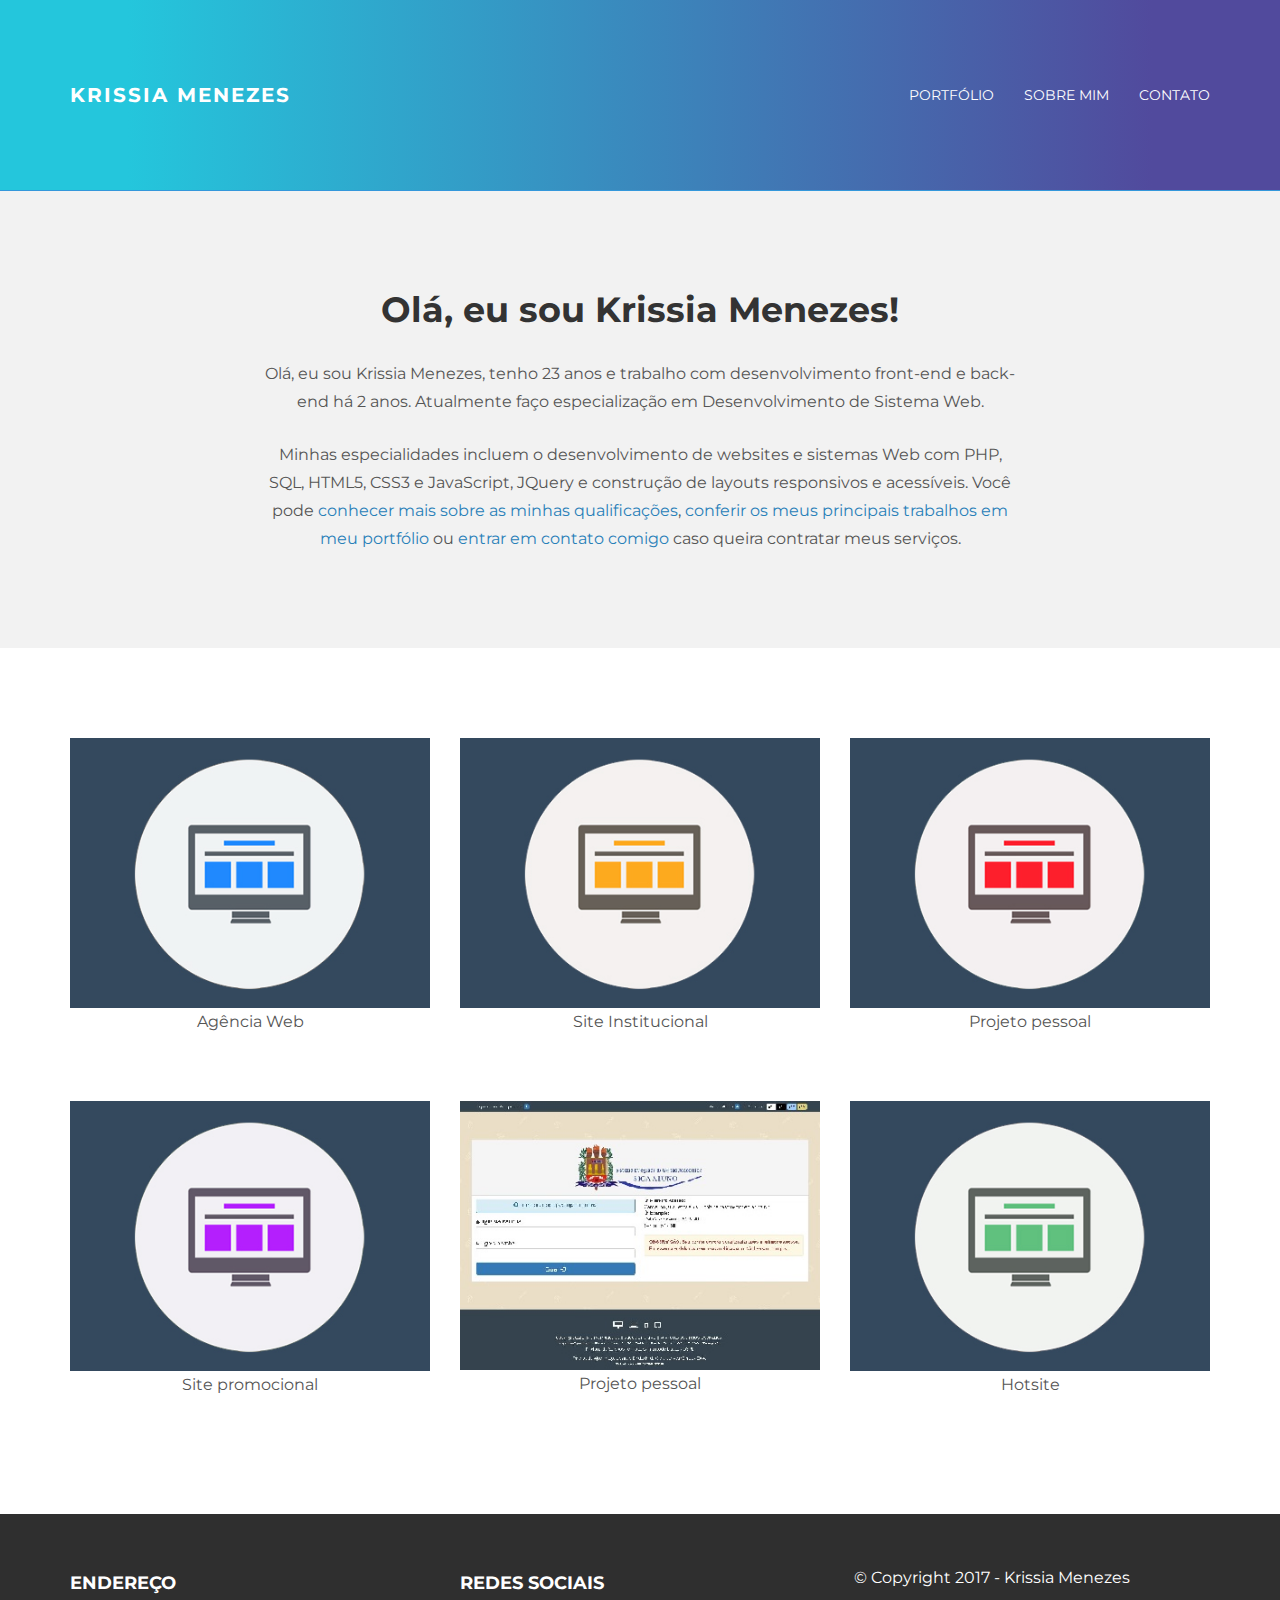
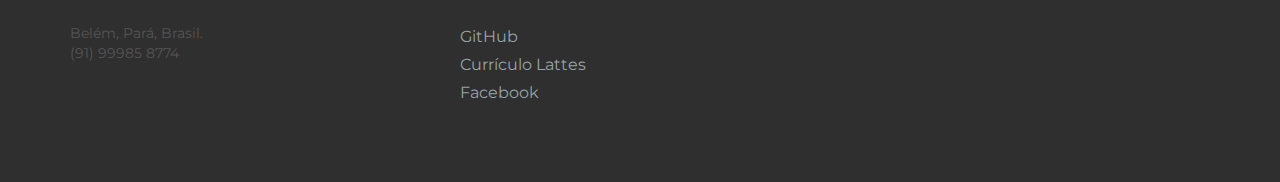
<file: index.html>
<!DOCTYPE html>
<html lang="pt-br">
  <head>
    <meta charset="utf-8">
    <meta http-equiv="X-UA-Compatible" content="IE=edge">
    <meta name="viewport" content="width=device-width, initial-scale=1.0">
    <meta name="description" content="Portfólio da desenvolvedora front-end e Back-end Krissia Menezes.">
    <meta name="author" content="Krissia Menezes">
    <link rel="shortcut icon" href="../../docs-assets/ico/favicon.png">

    <title>Krissia Menezes - Desenvolvedora Front-end e Back-end</title>

    <link href="assets/css/bootstrap.css" rel="stylesheet">
    <!-- CSS customizado deste site -->
    <link href="assets/css/main.css" rel="stylesheet">
  </head>

  <body>

    <!-- Barra de navegação -->
    <header role="banner" class="navbar navbar-inverse navbar-static-top">
      <div class="container">
        <div class="navbar-header">
          <button type="button" class="navbar-toggle" data-toggle="collapse" data-target=".navbar-collapse">
            <span class="icon-bar"></span>
            <span class="icon-bar"></span>
            <span class="icon-bar"></span>
          </button>
          <a class="navbar-brand" href="index.html">Krissia Menezes</a>
        </div>
        <nav role="navigation" class="navbar-collapse collapse">
          <ul class="nav navbar-nav navbar-right">
            <li><a href="portfolio.html">Portfólio</a></li>
            <li><a href="sobre.html">Sobre mim</a></li>
            <li><a href="contato.html">Contato</a></li>
          </ul>
        </nav>
      </div>
    </header>

	<section id="ww" role="main">
	    <div class="container">
			<div class="row">
				<div class="col-lg-8 col-lg-offset-2 centered">
					<h1>Olá, eu sou Krissia Menezes!</h1>
					<p>Olá, eu sou Krissia Menezes, tenho 23 anos e trabalho com desenvolvimento front-end e back-end há 2 anos. Atualmente faço especialização em Desenvolvimento de Sistema Web.</p>
					<p>Minhas especialidades incluem o desenvolvimento de websites e sistemas Web com PHP, SQL, HTML5, CSS3 e JavaScript, JQuery e construção de layouts responsivos e acessíveis. Você pode <a href="sobre.html">conhecer mais sobre as minhas qualificações</a>, <a href="portfolio.html">conferir os meus principais trabalhos em meu portfólio</a> ou <a href="contato.html">entrar em contato comigo</a> caso queira contratar meus serviços.</p>
				
				</div>
			</div>
	    </div>
	</section>
	
	<aside class="container pt" role="complementary">
		<div class="row mt centered">	
			<div class="col-lg-4">
				<a class="zoom blue" href="trabalho.html"><img class="img-responsive" src="assets/img/portfolio/port01.jpg" width="400" height="300" alt="Ícone flat de uma tela de computador com um layout contendo cabeçalho, menu e três colunas, representadas por quadrados azuis" /></a>
				<p>Agência Web</p>
			</div>
			<div class="col-lg-4">
				<a class="zoom blue" href="trabalho.html"><img class="img-responsive" src="assets/img/portfolio/port02.jpg" width="400" height="300" alt="Ícone flat de uma tela de computador com um layout contendo cabeçalho, menu e três colunas, representadas por quadrados laranjas" /></a>
				<p>Site Institucional</p>
			</div>
			<div class="col-lg-4">
				<a class="zoom blue" href="trabalho.html"><img class="img-responsive" src="assets/img/portfolio/port03.jpg" width="400" height="300" alt="Ícone flat de uma tela de computador com um layout contendo cabeçalho, menu e três colunas, representadas por quadrados vermelhos" /></a>
				<p>Projeto pessoal</p>
			</div>
		</div><!-- /row -->
		<div class="row mt centered">	
			<div class="col-lg-4">
				<a class="zoom blue" href="trabalho.html"><img class="img-responsive" src="assets/img/portfolio/port04.jpg" width="400" height="300" alt="Ícone flat de uma tela de computador com um layout contendo cabeçalho, menu e três colunas, representadas por quadrados roxos" /></a>
				<p>Site promocional</p>
			</div>
			<div class="col-lg-4">
				<a class="zoom blue" href="trabalho.html"><img class="img-responsive" src="assets/img/portfolio/port05.jpg" width="400" height="300" alt="Ícone flat de uma tela de computador com um layout contendo cabeçalho, menu e três colunas, representadas por quadrados azuis mais escuros" /></a>
				<p>Projeto pessoal</p>
			</div>
			<div class="col-lg-4">
				<a class="zoom blue" href="trabalho.html"><img class="img-responsive" src="assets/img/portfolio/port06.jpg" width="400" height="300" alt="Ícone flat de uma tela de computador com um layout contendo cabeçalho, menu e três colunas, representadas por quadrados verdes" /></a>
				<p>Hotsite</p>
			</div>
		</div>
	</aside>
	
	<footer id="footer" role="contentinfo">
		<div class="container">
			<div class="row">
				<div class="col-lg-4">
					<h4>Endereço</h4>
					<address>
					Belém, Pará, Brasil.
						<br/>
						(91) 99985 8774<br/>
				  </address>
				</div>
				
				<div class="col-lg-4">
					<h4>Redes Sociais</h4>
					<p>
						<a href="https://github.com/krissiam">GitHub</a><br/>
						<a href="http://buscatextual.cnpq.br/buscatextual/visualizacv.do?id=K8104879Z3">Currículo Lattes</a><br/>
						<a href="https://www.facebook.com/krissia.mikaelly">Facebook</a>
					</p>
				</div>
				
				<div class="col-lg-4">
					<p> © Copyright 2017 - Krissia Menezes </p>
				</div>
			
			</div>
		
		</div>
	</footer>
	
    <!-- JavaScript no fim da página para rápido carregamento -->
    <script src="https://code.jquery.com/jquery-1.10.2.min.js"></script>
    <script src="assets/js/hover.zoom.js"></script>
    <script src="assets/js/hover.zoom.conf.js"></script>
    <script src="assets/js/bootstrap.min.js"></script>

    <!-- HTML5 shim e Respond.js para suporte ao HTML5 em navegadores antigos -->
    <!--[if lt IE 9]>
      <script src="https://oss.maxcdn.com/libs/html5shiv/3.7.0/html5shiv.js"></script>
      <script src="https://oss.maxcdn.com/libs/respond.js/1.3.0/respond.min.js"></script>
    <![endif]-->
  </body>
</html>
</file>
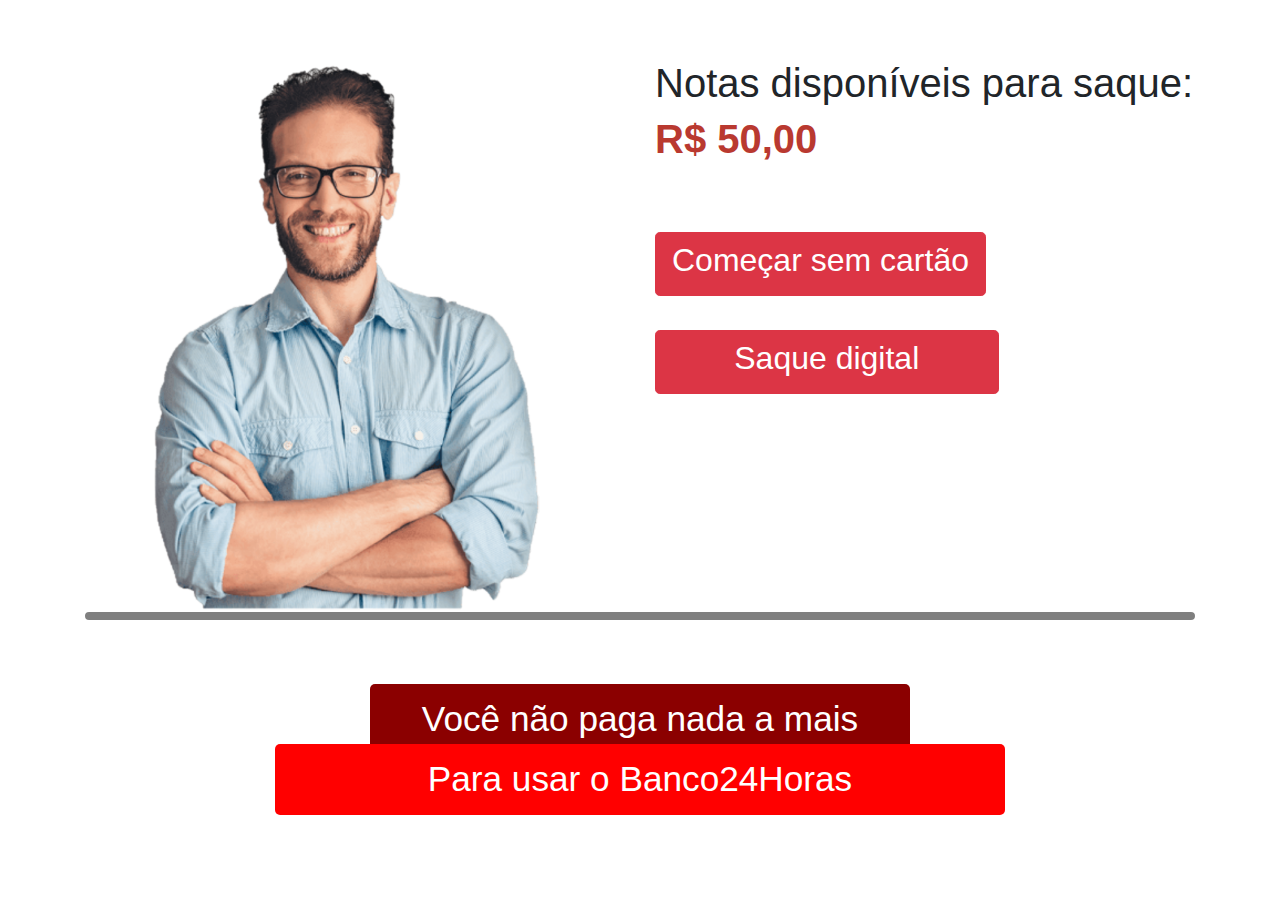
<file: banco/index.html>
<!DOCTYPE html>
<html lang="pt-br">
<head>
    <title>Banco 24 horas</title>
    <meta charset="utf-8">
    <meta name="viewport" content="width=device-width, initial-scale=1">
    <link rel="stylesheet" href="https://maxcdn.bootstrapcdn.com/bootstrap/4.3.1/css/bootstrap.min.css">
    <script src="https://ajax.googleapis.com/ajax/libs/jquery/3.4.1/jquery.min.js"></script>
    <script src="https://cdnjs.cloudflare.com/ajax/libs/popper.js/1.14.7/umd/popper.min.js"></script>
    <script src="https://maxcdn.bootstrapcdn.com/bootstrap/4.3.1/js/bootstrap.min.js"></script>
    <link rel="stylesheet" href="https://use.fontawesome.com/releases/v5.7.0/css/all.css" integrity="sha384-lZN37f5QGtY3VHgisS14W3ExzMWZxybE1SJSEsQp9S+oqd12jhcu+A56Ebc1zFSJ" crossorigin="anonymous">
    <style>

        #banco{
            margin-top: 10%;
            width: 80%;
        }
        #garotoo{
            width: 100%;
            margin-top: 11%;
        }
        #texto{
            margin-top: 11%;
            font-weight: 600;
            font-size: 3.2rem;
        }
        hr {
            margin-top: 0rem;
            margin-bottom: 4rem;
            border-radius: 10px;
            border: 4px solid rgba(0,0,0,.5);
        }
        .modal-lg, .modal-xl {
            max-width: 1024px;
            height: 100%;
        }
        .modal-dialog {
            margin: 0;
        }
        .modal-content {
            height: 100%;
        }
    </style>
</head>
<body>
<div class="container">
    <div class="row">
        <div class="col-sm-6">
            <img id="garotoo" src="garotoo.png" alt="Minha Figura">
        </div>
        <div class="col-sm-6">
            <h1 style="margin-top: 11%">Notas disponíveis para saque:</h1>
            <h1 style="color: #b93930;"><b>R$ 50,00</b></h1>
            <div id="texto">
                <button type="button" class="btn btn-lg btn-danger"><h2>Começar sem cartão <i class="fas fa-angle-double-right"></i></h2></button>
                <br>
                <button style="margin-top: 30px;" type="button" data-toggle="modal" data-target=".bd-example-modal-xl" class="btn btn-lg btn-danger"><h2>&nbsp;&nbsp;&nbsp;&nbsp;&nbsp;&nbsp;&nbsp;Saque digital&nbsp;&nbsp;&nbsp;&nbsp;&nbsp;&nbsp;&nbsp;<i class="fas fa-angle-double-right"></i></h2></button>                <!-- <p>Bem vindo<br>Por favor, coloque e não retire o seu cartão.</p>
                 <img id="banco" src="banco24horas.png" alt="Minha Figura">-->
            </div>

        </div>
        <div class="col-sm-12">
            <hr>
        </div>
        <div class="col-md-3">
        </div>
        <div class="col-sm-6">
            <div style="text-align: center; background-color: darkred; color: white;border-radius: 5px;">
                <h2 style="line-height: 2; font-size: 2.2rem; margin-bottom: -0.6rem;">Você não paga nada a mais</h2>
            </div>
        </div>
        <div class="col-md-3">
        </div>
        <div class="col-md-2">
        </div>
        <div class="col-sm-8">
            <div style="text-align: center; background-color: red; color: white;border-radius: 5px;">
                <h2 style="line-height: 2; font-size: 2.2em;">Para usar o Banco24Horas</h2>
            </div>
        </div>
        <div class="col-md-2">
        </div>
    </div>
</div>
<!-- Modal extra grande -->

<div class="modal fade bd-example-modal-xl" tabindex="-1" role="dialog" aria-labelledby="myExtraLargeModalLabel" aria-hidden="true">
    <div class="modal-dialog modal-xl">
        <div class="modal-content">
            <div class="row">
                <div class="col-md-12">
                    <div style="text-align: center; background-color: darkred; color: white; margin-top: 32%; margin-left: 20%;">
                        <br>
                        <h1 style="font-size: 4rem;">Não retire seu cartão.</h1>
                        <br>
                    </div>
                </div>
            </div>
        </div>
    </div>
</div>

</body>
</html>
</file>
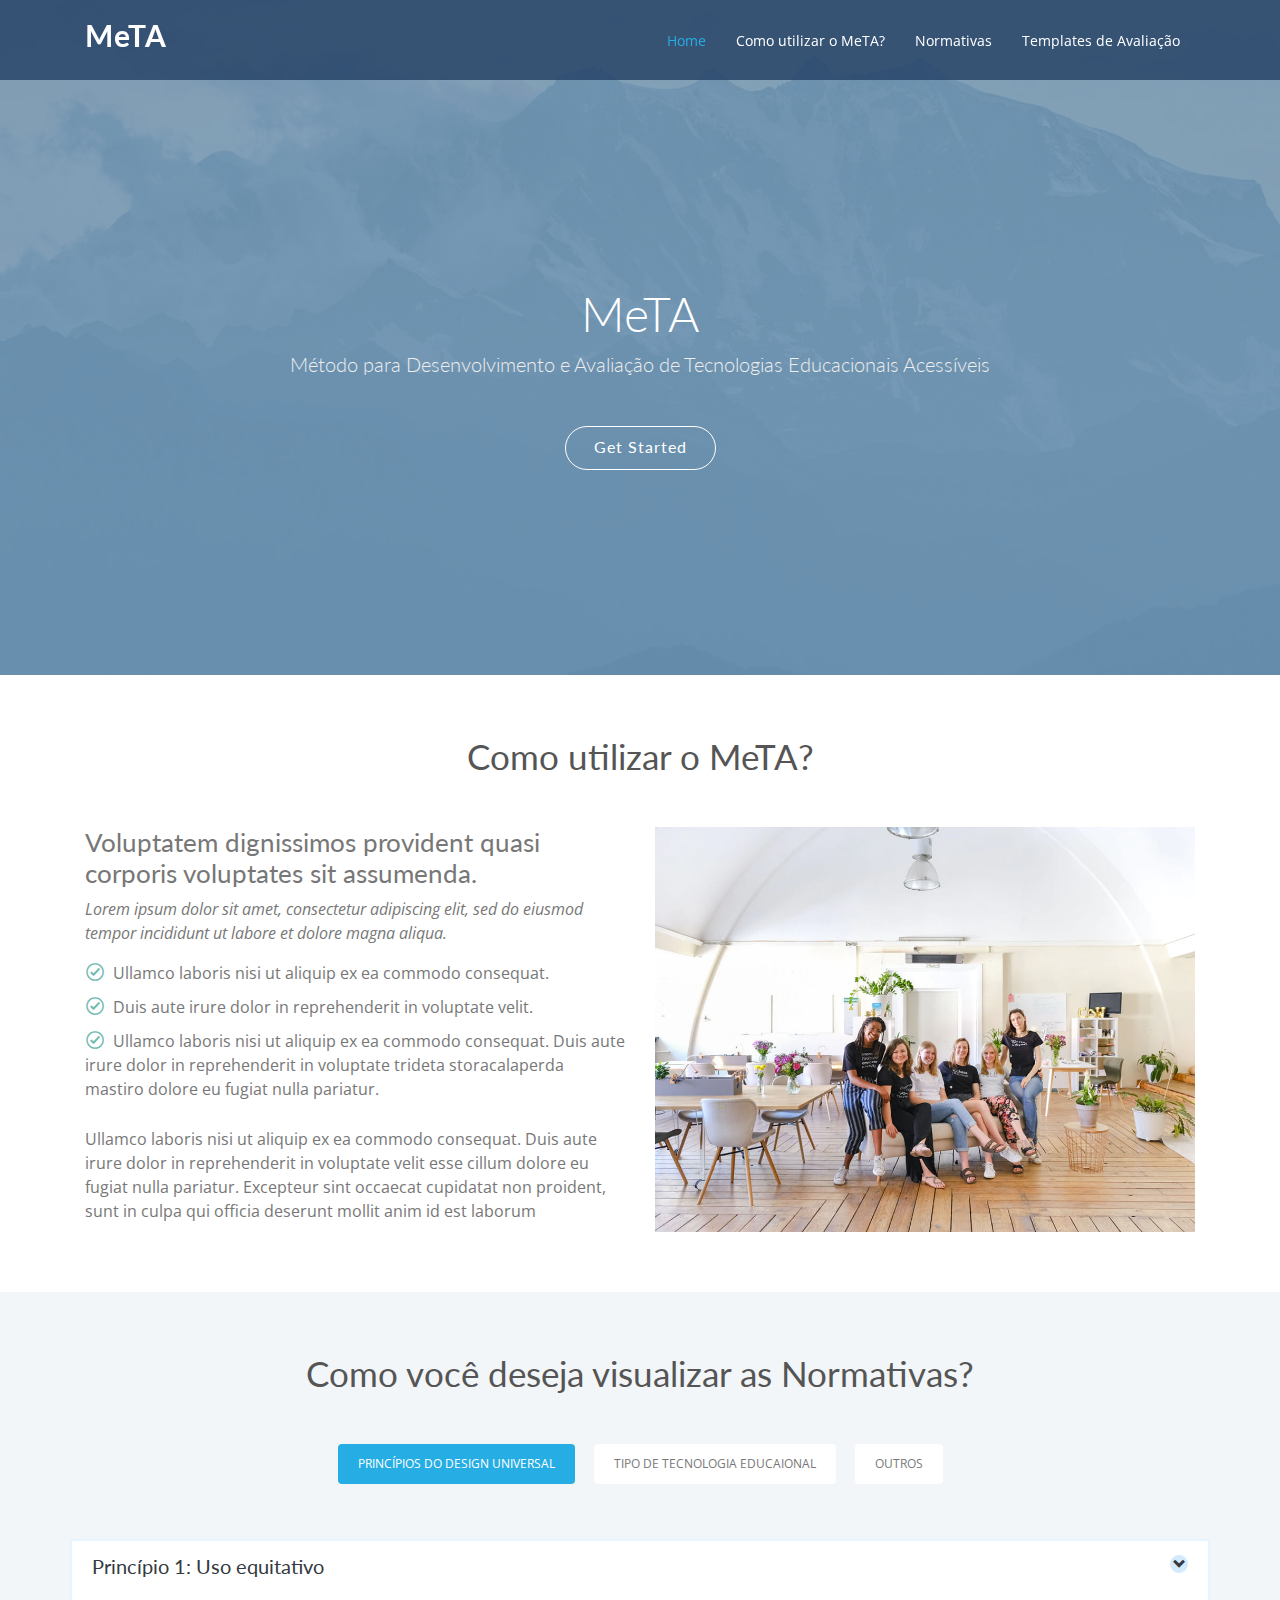
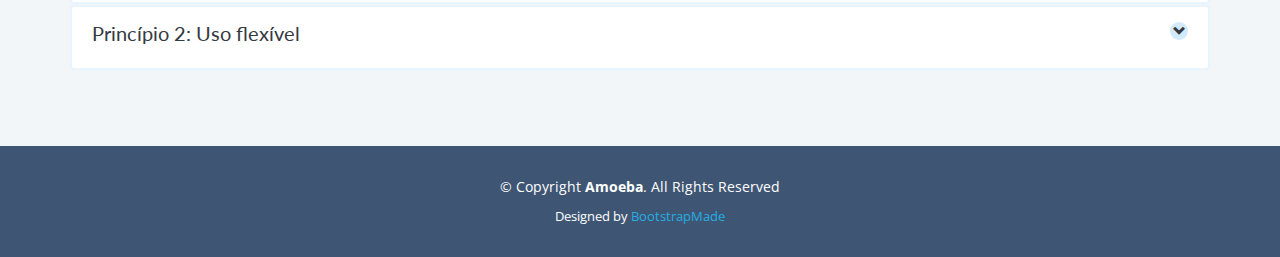
<file: MeTA/index.html>
<!DOCTYPE html>
<html lang="pt-br">

<head>
  <meta charset="utf-8">
  <meta content="width=device-width, initial-scale=1.0" name="viewport">

  <title>MeTA</title>
  <meta content="MeTA Método para Avaliação de Tecnologias Educacionais Acessíveis" name="description">
  <meta content="MeTA, Acessibilidade, Design Universal, Avaliação de Acessibilidade, Método de Avaliação de Acessibilidade, Krissia Menezes, Roberto Pereira, IHC, Normativas para Desenvolvimento e Avaliação de Tecnologias Educacionais Acessíveis" name="keywords">

  <!-- Favicons -->
 <!-- <link href="assets/img/favicon.png" rel="icon">
  <link href="assets/img/apple-touch-icon.png" rel="apple-touch-icon">-->

  <!-- Google Fonts -->
  <link href="https://fonts.googleapis.com/css?family=Open+Sans:300,300i,400,400i,600,600i,700,700i|Lato:400,300,700,900" rel="stylesheet">

  <!-- Vendor CSS Files -->
  <link href="assets/vendor/bootstrap/css/bootstrap.min.css" rel="stylesheet">
  <link href="assets/vendor/animate.css/animate.min.css" rel="stylesheet">
  <link href="assets/vendor/icofont/icofont.min.css" rel="stylesheet">
  <link href="assets/vendor/venobox/venobox.css" rel="stylesheet">

  <!-- Template Main CSS File -->
  <link href="assets/css/style.css" rel="stylesheet">
</head>

<body>

  <!-- ======= Header ======= -->
  <header id="header" class="fixed-top">
    <div class="container">

      <div class="logo float-left">
        <h1 class="text-light"><a href="index.html"><span>MeTA</span></a></h1>
        <!-- Uncomment below if you prefer to use an image logo -->
        <!-- <a href="index.html"><img src="assets/img/logo.png" alt="" class="img-fluid"></a>-->
      </div>

      <nav class="nav-menu float-right d-none d-lg-block">
        <ul>
          <li class="active"><a href="#header">Home</a></li>
          <li><a href="#about">Como utilizar o MeTA?</a></li>
          <li><a href="#portfolio">Normativas</a></li>
          <li><a href="#contact">Templates de Avaliação</a></li>
        </ul>
      </nav><!-- .nav-menu -->

    </div>
  </header><!-- End #header -->

  <!-- ======= Hero Section ======= -->
  <section id="hero">
    <div class="hero-container">
      <h1>MeTA</h1>
      <h2>Método para Desenvolvimento e Avaliação de Tecnologias Educacionais Acessíveis</h2>
      <a href="#about" class="btn-get-started scrollto">Get Started</a>
    </div>
  </section><!-- #hero -->

  <main id="main">

    <!-- ======= About Us Section ======= -->
    <section id="about" class="about">
      <div class="container">

        <div class="section-title">
          <h2>Como utilizar o MeTA?</h2>
        </div>

        <div class="row">
          <div class="col-lg-6 order-1 order-lg-2">
            <img src="assets/img/about-img.jpg" class="img-fluid" alt="">
          </div>
          <div class="col-lg-6 pt-4 pt-lg-0 order-2 order-lg-1">
            <h3>Voluptatem dignissimos provident quasi corporis voluptates sit assumenda.</h3>
            <p class="font-italic">
              Lorem ipsum dolor sit amet, consectetur adipiscing elit, sed do eiusmod tempor incididunt ut labore et dolore
              magna aliqua.
            </p>
            <ul>
              <li><i class="icofont-check-circled"></i> Ullamco laboris nisi ut aliquip ex ea commodo consequat.</li>
              <li><i class="icofont-check-circled"></i> Duis aute irure dolor in reprehenderit in voluptate velit.</li>
              <li><i class="icofont-check-circled"></i> Ullamco laboris nisi ut aliquip ex ea commodo consequat. Duis aute irure dolor in reprehenderit in voluptate trideta storacalaperda mastiro dolore eu fugiat nulla pariatur.</li>
            </ul>
            <p>
              Ullamco laboris nisi ut aliquip ex ea commodo consequat. Duis aute irure dolor in reprehenderit in voluptate
              velit esse cillum dolore eu fugiat nulla pariatur. Excepteur sint occaecat cupidatat non proident, sunt in
              culpa qui officia deserunt mollit anim id est laborum
            </p>
          </div>
        </div>

      </div>
    </section><!-- End About Us Section -->

    <!-- ======= Our Portfolio Section ======= -->
          <section id="portfolio" class="portfolio section-bg">
              <div class="container">

                  <div class="section-title">
                      <h2>Como você deseja visualizar as Normativas?</h2>
                  </div>

                  <div class="row">
                      <div class="col-lg-12">
                          <ul id="portfolio-flters">
                              <li data-filter=".filter-du" class="filter-active">Princípios do Design Universal</li>
                              <li data-filter=".filter-card">Tipo de TEcnologia educaional</li>
                              <li data-filter=".filter-web">Outros</li>
                          </ul>
                      </div>
                  </div>

                  <div class="row portfolio-container">

                      <div class="faq col-lg-12 col-md-12 filter-du">
                          <ul class="faq-list">
                              <li class="list-group-item collapsed">
                                  <a data-toggle="collapse" class="collapsed" href="#principio1"><h3>Princípio 1: Uso equitativo <i class="icofont-simple-up"></i></h3></a>
                                  <div id="principio1" class="collapse" data-parent=".faq-list">
                                      <p class="normativa">1a. Fornecer os mesmos meios para todos os usuários: idêntico quando possível, equivalente quando não for.</p>
                                      <ol type="1">
                                          <li class="regra">
                                              <a class="regra-desc collapsed" data-toggle="collapse" data-target="#p1a1">1. Apresentar Informações gráficas em formato alternativo de texto. <i class="icofont-simple-up"></i></a>
                                              <ol type="a" id="p1a1" class="collapse">
                                                  <div class="motivo" >Por que?</div>
                                                       <p class="contextos">
                                                           <div class="contexto">Contexto de uso I:</div> Considere um aluno com baixa visão em um laboratório de informática acessando um infográfico que apresenta diferentes causas relacionadas à poluição dos rios. Um exemplo de barreira enfrentada é a falta de informação textual alternativa que apresente em sequência lógica o conteúdo representado visualmente.
                                                       </p>

                                                      <p>
                                                          <div class="como">Como?</div> Utilizando um leitor de telas (e.g., NVDA, VoiceOver) ou funcionalidade da própria tecnologia educacional, verificar se é possível acessar via áudio o conteúdo equivalente ao visual, em ordem lógica.
                                                      </p>

                                                      <p>
                                                          <div class="resultados">Resultados esperados:</div> A Tecnologia Educacional deve oferecer alternativa de acesso aos gráficos contidos na interface, por meio de um conteúdo textual, o qual deve estar acessível aos leitores de tela e funcionalmente equivalente aos gráficos. No caso de materiais físicos, devem haver recursos que possibilitem a obtenção da informação por meio alternativo (e.g., audiobook de um livro físico).
                                                      </p>
                                              </ol>
                                          </li>
                                      </ol>
                                  </div>
                              </li>

                          </ul>
                          <ul class="faq-list">
                              <li class="list-group-item collapsed">
                                  <a data-toggle="collapse" class="collapsed" href="#principio2"><h3>Princípio 2: Uso flexível <i class="icofont-simple-up"></i></h3></a>
                                  <div id="principio2" class="collapse" data-parent=".faq-list">
                                      <p class="normativa">1a. Fornecer os mesmos meios para todos os usuários: idêntico quando possível, equivalente quando não for.</p>
                                      <p>
                                          Feugiat pretium nibh ipsum consequat. Tempus iaculis urna id volutpat lacus laoreet non curabitur gravida. Venenatis lectus magna fringilla urna porttitor rhoncus dolor purus non.
                                      </p>
                                  </div>
                              </li>

                          </ul>
                      </div>

                  </div>
              </div>
          </section><!-- End Our Portfolio Section -->


  </main><!-- End #main -->

  <!-- ======= Footer ======= -->
  <footer id="footer">
    <div class="container">
      <div class="copyright">
        &copy; Copyright <strong><span>Amoeba</span></strong>. All Rights Reserved
      </div>
      <div class="credits">
        <!-- All the links in the footer should remain intact. -->
        <!-- You can delete the links only if you purchased the pro version. -->
        <!-- Licensing information: https://bootstrapmade.com/license/ -->
        <!-- Purchase the pro version with working PHP/AJAX contact form: https://bootstrapmade.com/free-one-page-bootstrap-template-amoeba/ -->
        Designed by <a href="https://bootstrapmade.com/">BootstrapMade</a>
      </div>
    </div>
  </footer><!-- End #footer -->

  <a href="#" class="back-to-top"><i class="icofont-simple-up"></i></a>

  <!-- Vendor JS Files -->
  <script src="assets/vendor/jquery/jquery.min.js"></script>
  <script src="assets/vendor/bootstrap/js/bootstrap.bundle.min.js"></script>
  <script src="assets/vendor/jquery.easing/jquery.easing.min.js"></script>
  <script src="assets/vendor/php-email-form/validate.js"></script>
  <script src="assets/vendor/isotope-layout/isotope.pkgd.min.js"></script>
  <script src="assets/vendor/venobox/venobox.min.js"></script>

  <!-- Template Main JS File -->
  <script src="assets/js/main.js"></script>

</body>

</html>
</file>
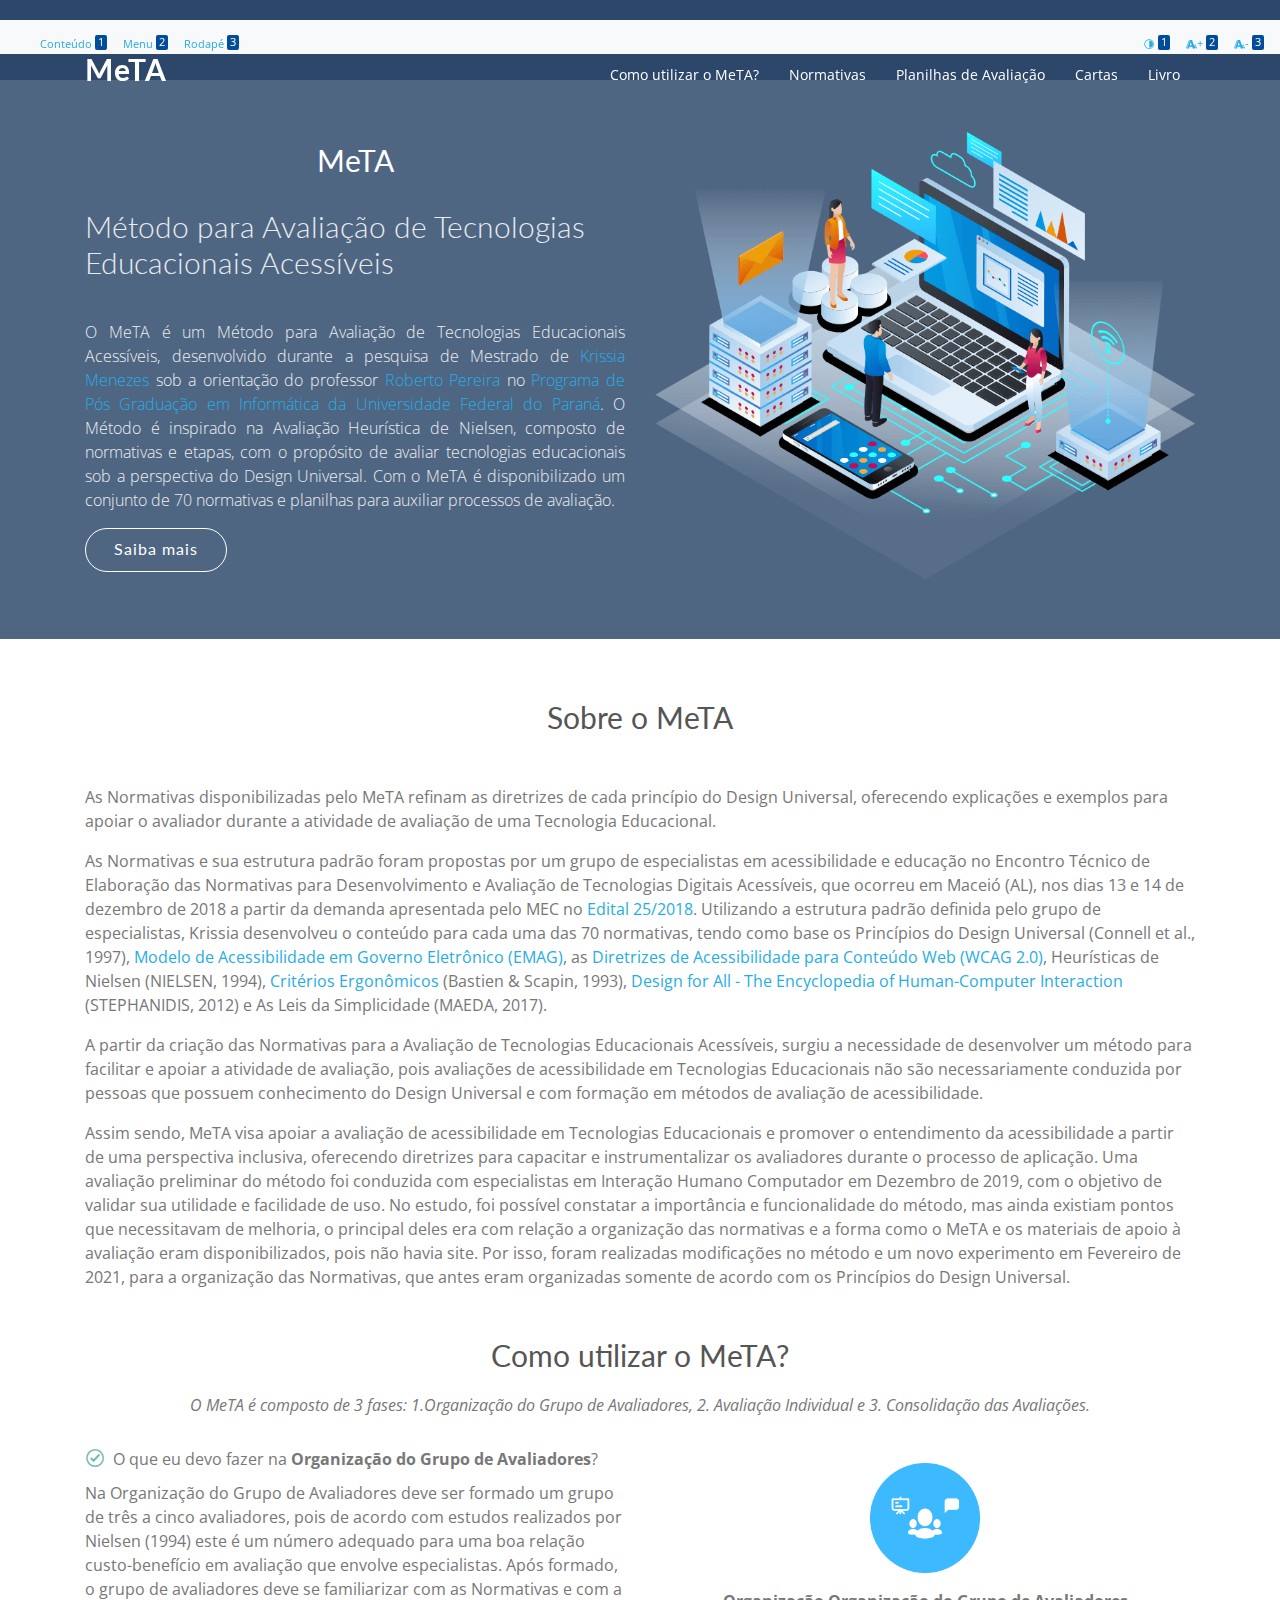
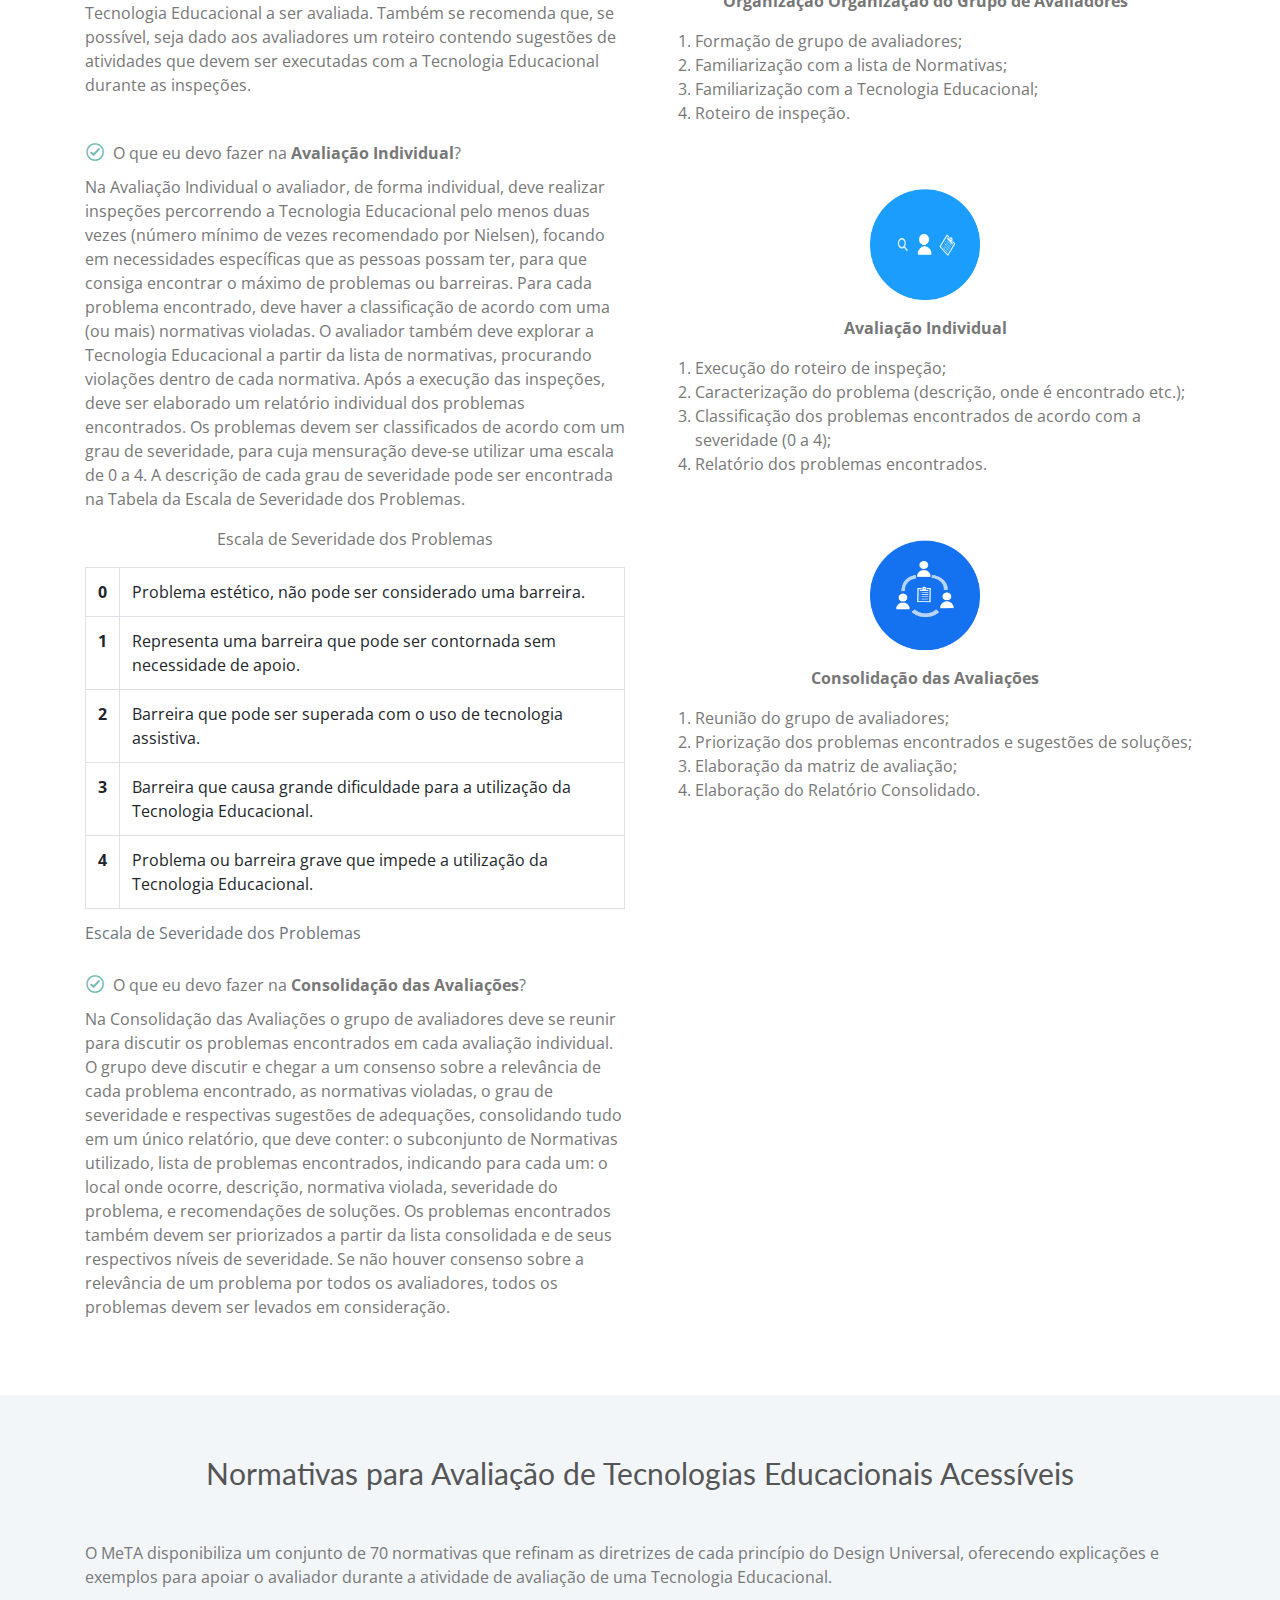
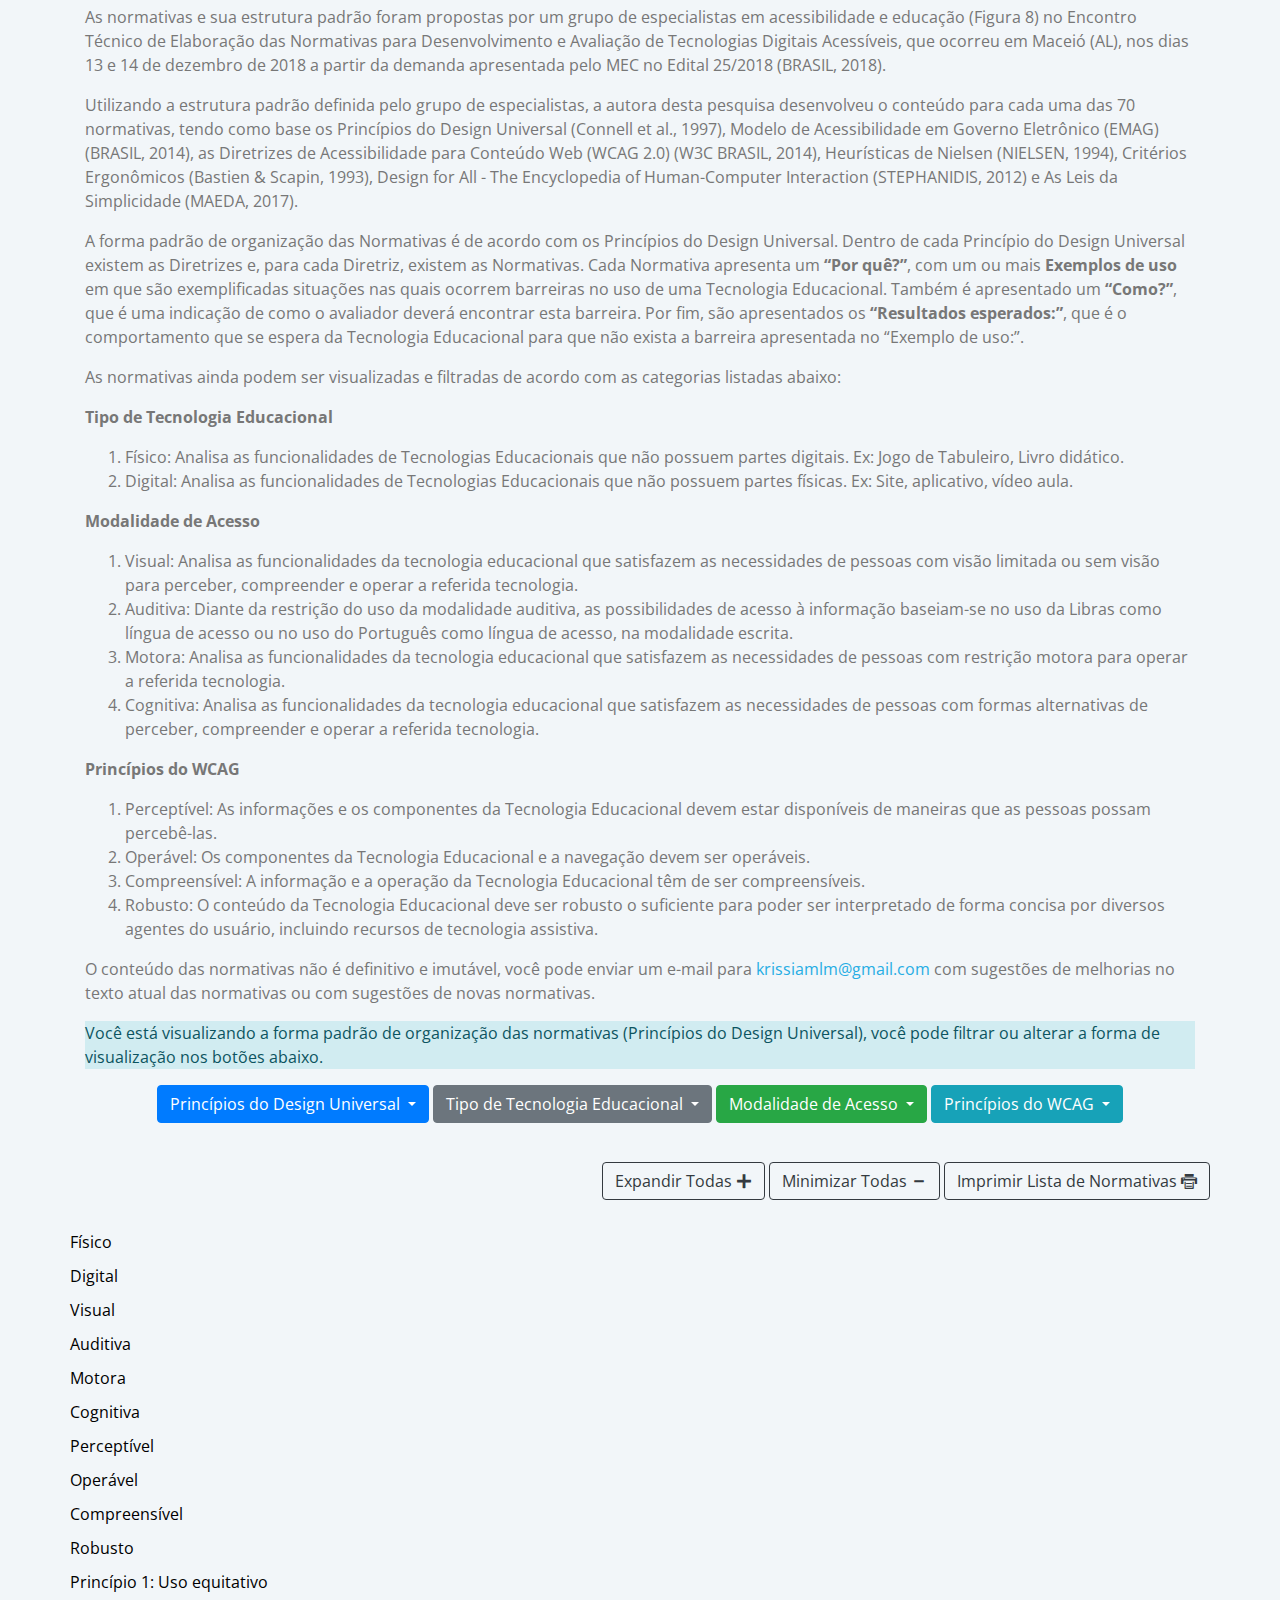
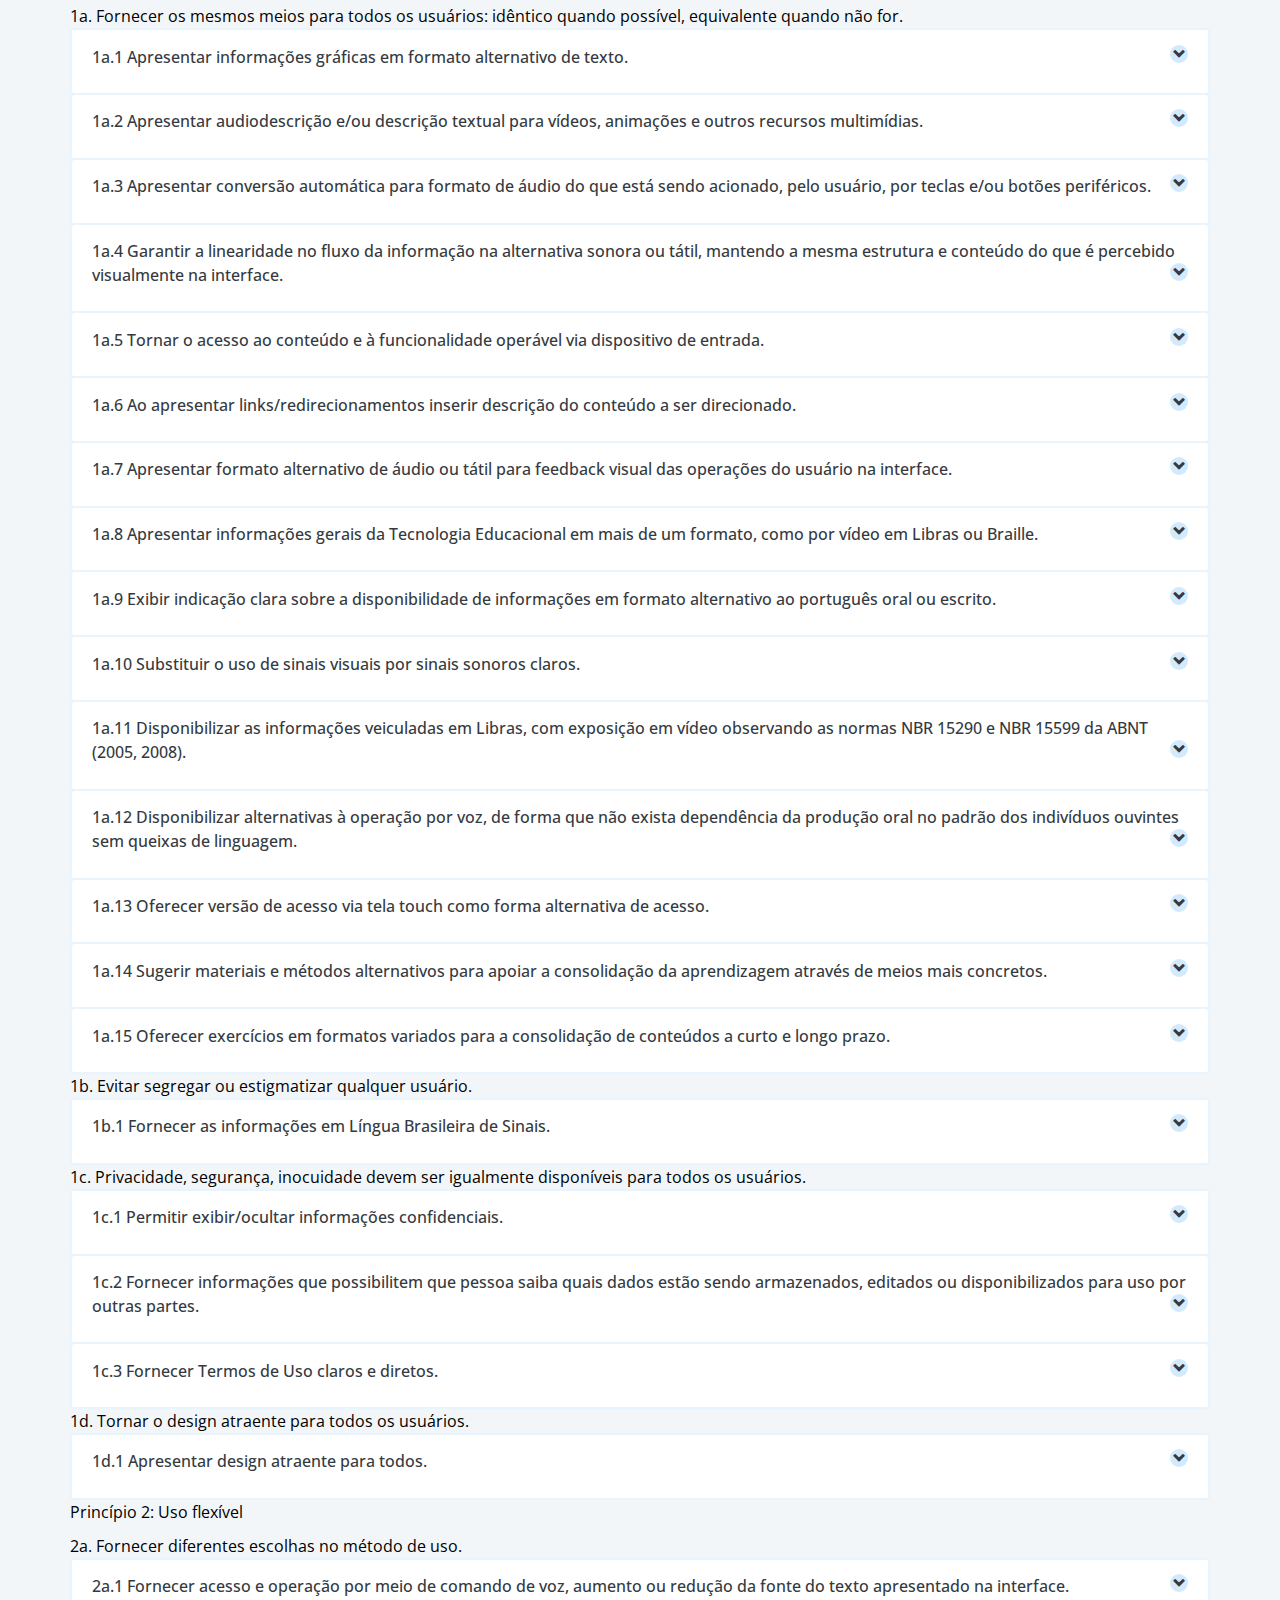
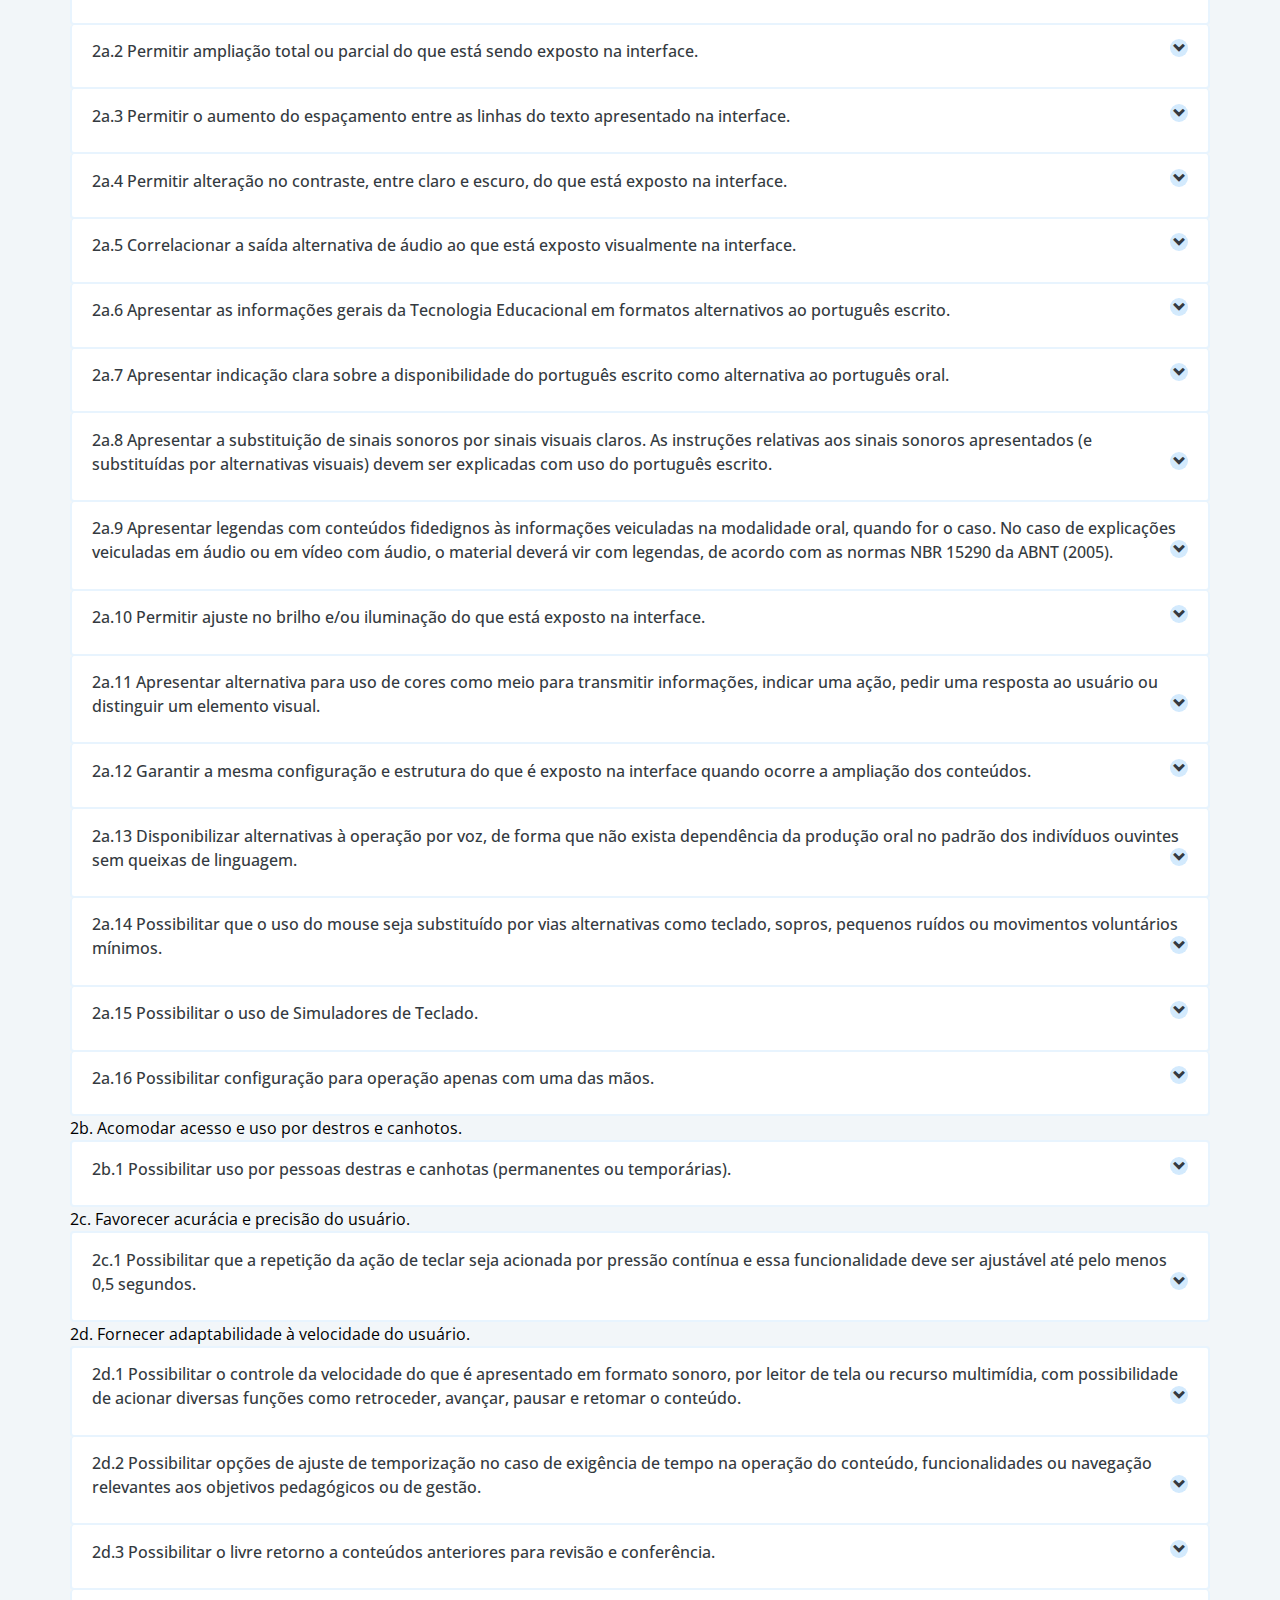
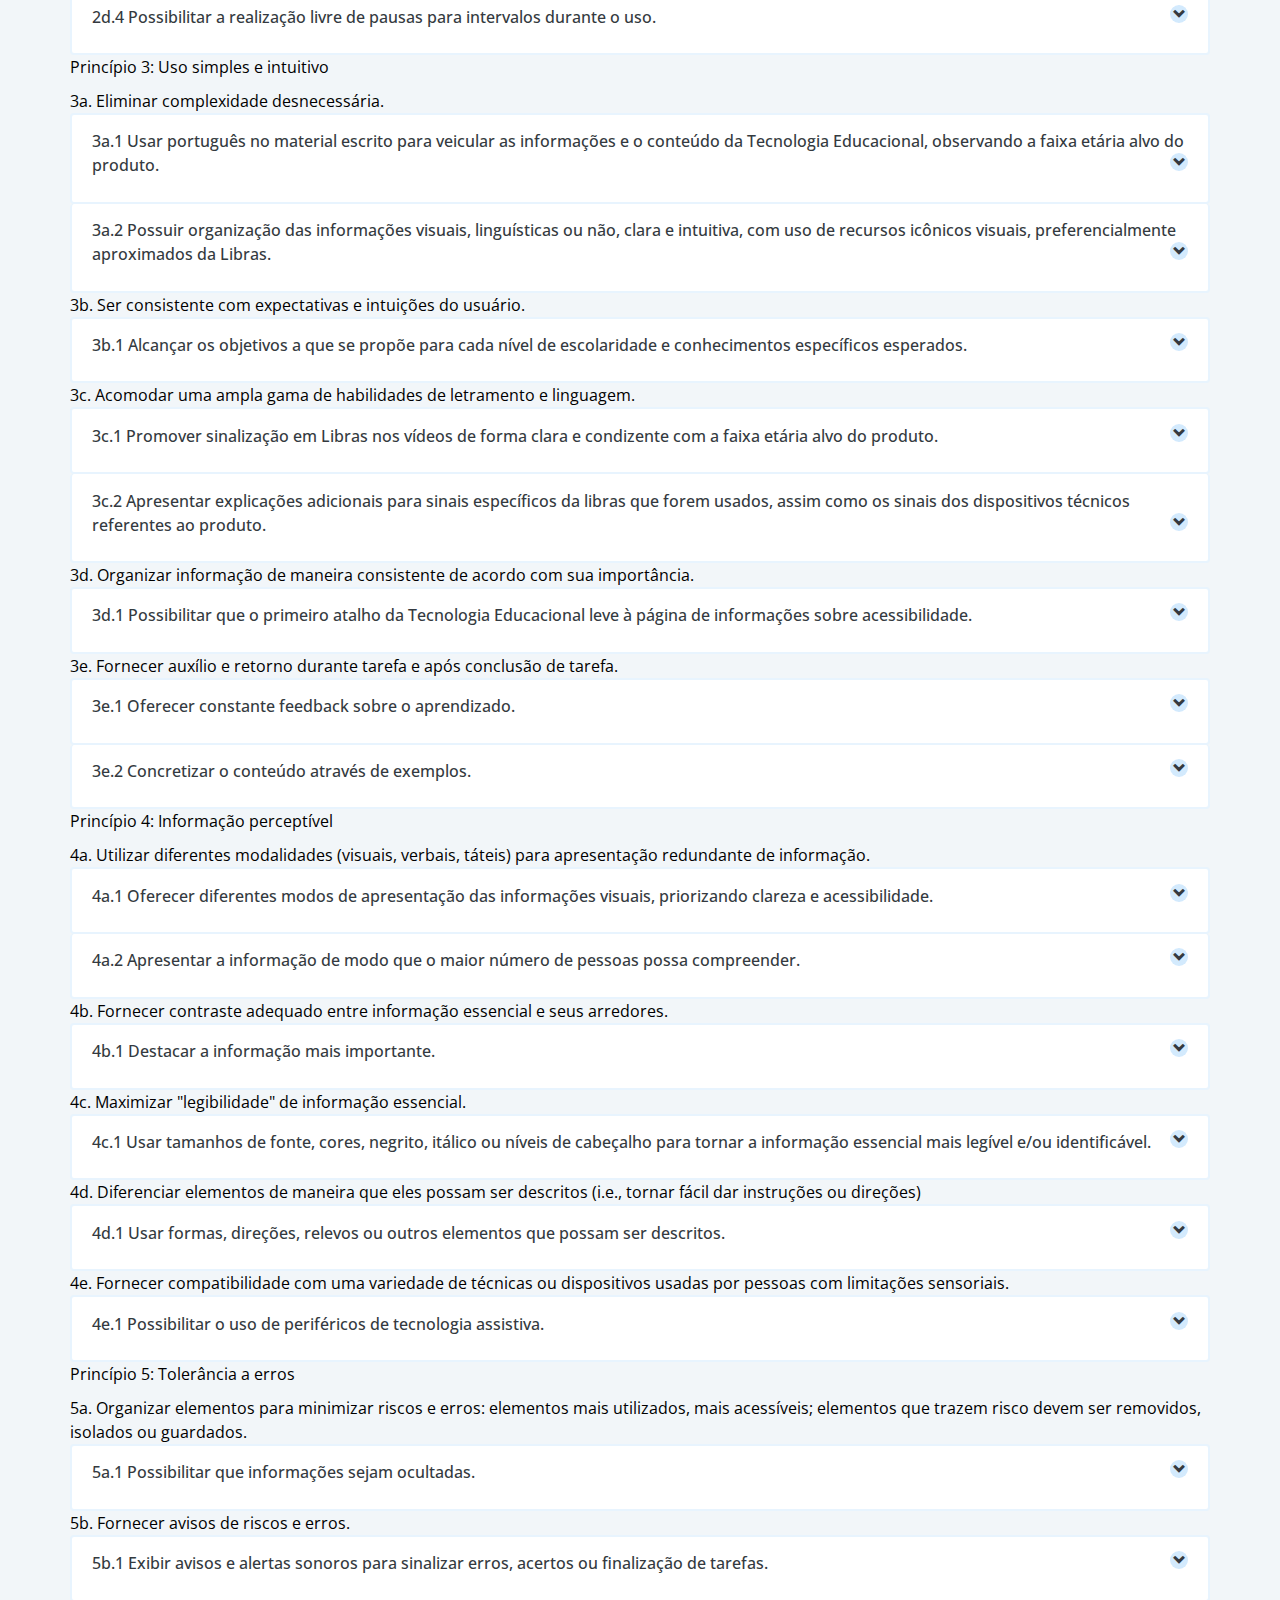
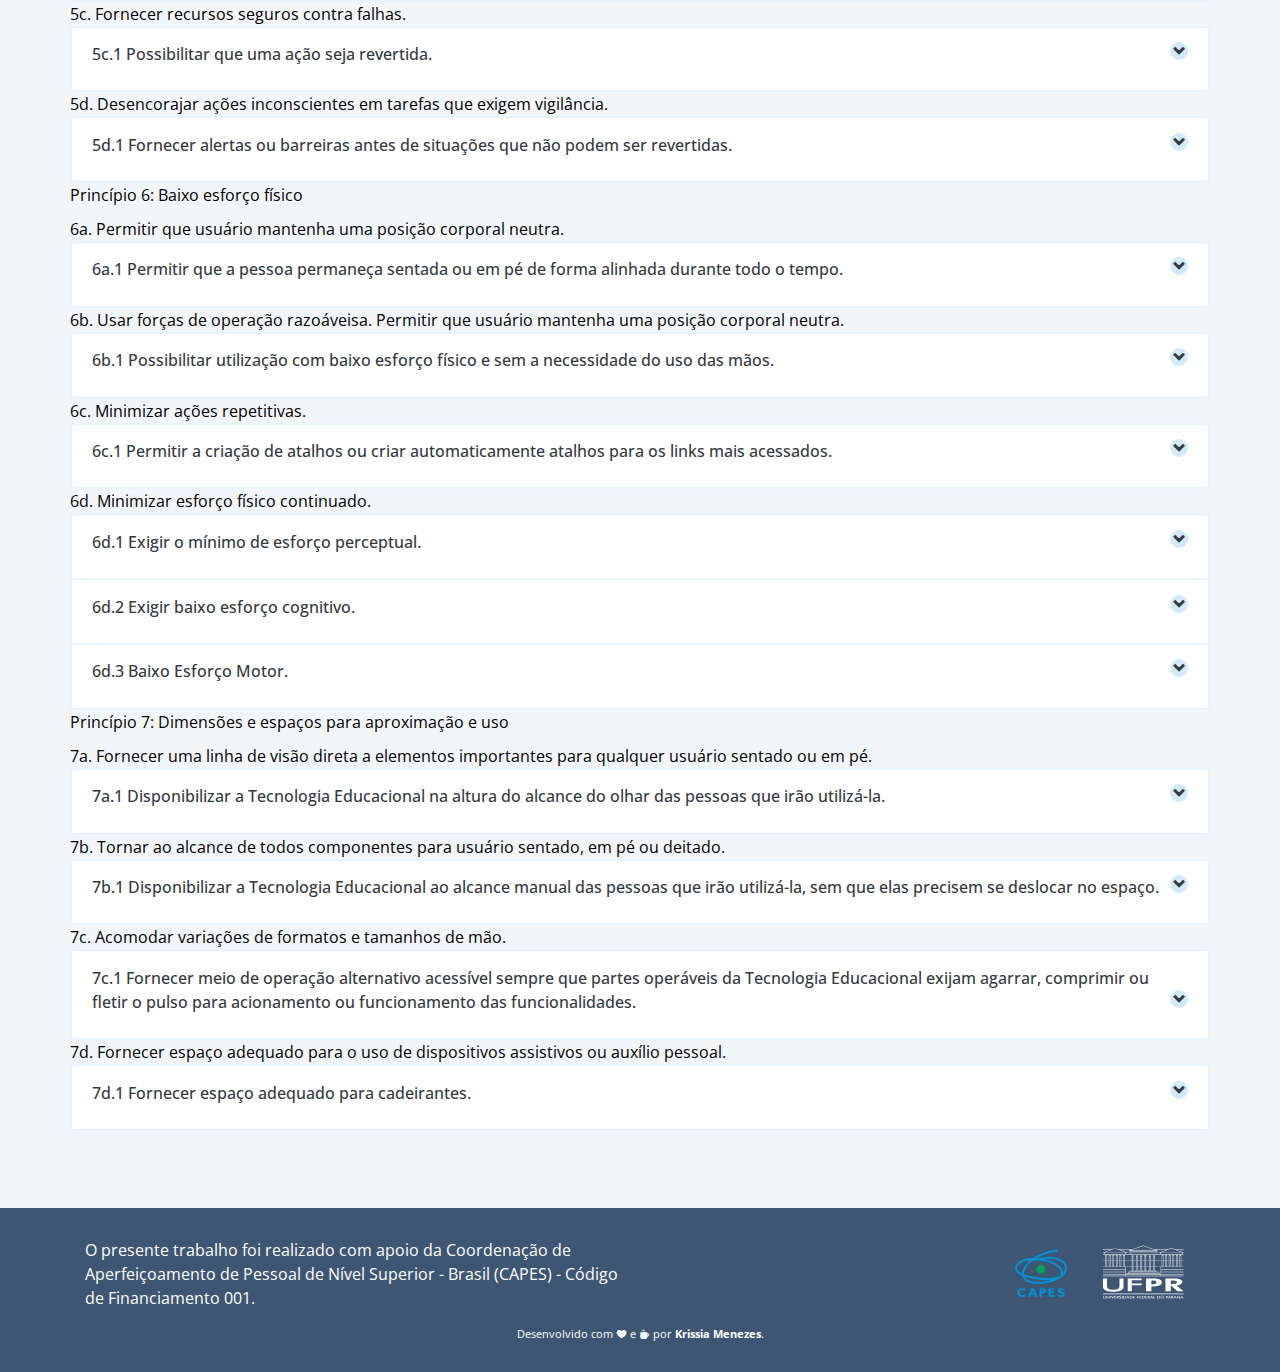
<file: meta/index.html>
<!DOCTYPE html>
<html lang="pt-br">

<head>
    <meta charset="utf-8">
    <meta content="width=device-width, initial-scale=1.0" name="viewport">

    <title>MeTA</title>
    <meta content="MeTA Método para Avaliação de Tecnologias Educacionais Acessíveis" name="description">
    <meta content="MeTA, Acessibilidade, Design Universal, Avaliação de Acessibilidade, Método de Avaliação de Acessibilidade, Krissia Menezes, Roberto Pereira, IHC, Normativas para Desenvolvimento e Avaliação de Tecnologias Educacionais Acessíveis" name="keywords">

    <!-- Favicons -->
    <!-- <link href="assets/img/favicon.png" rel="icon">
     <link href="assets/img/apple-touch-icon.png" rel="apple-touch-icon">-->

    <!-- Google Fonts -->
    <link href="https://fonts.googleapis.com/css?family=Open+Sans:300,300i,400,400i,600,600i,700,700i|Lato:400,300,700,900" rel="stylesheet">

    <!-- Vendor CSS Files -->
    <link href="assets/vendor/bootstrap/css/bootstrap.min.css" rel="stylesheet">
    <link href="assets/vendor/animate.css/animate.min.css" rel="stylesheet">
    <link href="assets/vendor/icofont/icofont.min.css" rel="stylesheet">
    <link href="assets/vendor/venobox/venobox.css" rel="stylesheet">

    <!-- Template Main CSS File -->
    <link href="assets/css/style.css" rel="stylesheet">
    <link href="assets/css/acessibilidade.css" rel="stylesheet">

</head>

<body>

<!-- ======= Header ======= -->
<header id="header" class="fixed-top no-print">
    <div id="acessibilidade" class="acessibilidade">
        <ul class="a-links">
            <li>
                <a accesskey="1" href="#about" id="aConteudo" title="Ir para o conte&uacute;do principal (Alt+1)">Conte&uacute;do</a>
            </li>
            <li>
                <a accesskey="2" href="#menu" id="aMenu" title="Ir para o menu de navega&ccedil;&atilde;o (Alt+2)">Menu</a>
            </li>

            <li>
                <a accesskey="3" href="#footer" id="aRodape" title="Ir para o rodap&eacute; (Alt+3)">Rodap&eacute;</a>
            </li>
            <div class="acessibilidade-button text-right">
                <li>
                    <a accesskey="4"  href="#" id="aContraste" title="Alto contraste (Alt+4)"><i class="icofont-adjust"></i></a>
                </li>
                <li>
                    <a accesskey="5"  href="#" id="aFonteMaior" title="Aumentar texto (Alt+5)"><i class="icofont-font"></i>+</a>
                </li>
                <li>
                    <a accesskey="6"  href="#" id="aFonteMenor" title="Diminuir texto (Alt+6)"><i class="icofont-font"></i>-</a>

                </li>
            </div>

        </ul>


        <!--  <a accesskey="3" href="javascript:void(0)" id="aBusca"title="Ir para a busca (Alt+3)">Busca</a>
&ndash;&gt;-->


        <!--<li>
            <a accesskey="5" href="/acessibilidade" id="aAcessibilidade" title="Ir para a p&aacute;gina de acessibilidade (Alt+5)">Acessibilidade</a>
        </li>-->

        <!--  <div class="a-buttons">
                        <a accesskey="6" id="aContraste" title="Alto contraste (Alt+6)"><i class="icofont-adjust"></i></a>
                     <button accesskey="7" class="btn btn-link" id="aFonteMaior" title="Aumentar texto (Alt+7)">
                <i class="icofont-font"></i>+
            </button>
            <button accesskey="8" class="btn btn-link" id="aFonteMenor" title="Diminuir texto (Alt+8)">
                <i class="icofont-font"></i>-
            </button>
        </div>-->

    </div>
    <div class="container" id="menu">

        <div class="float-left">
            <!--
                        <a href="#portfolio">Ir ao Conteúdo Principal</a>
            -->
            <div class="logo">
                <h1 class="text-light"><a href="index.html"><span>MeTA</span></a></h1>
            </div>
            <!-- Uncomment below if you prefer to use an image logo -->
            <!-- <a href="index.html"><img src="assets/img/logo.png" alt="" class="img-fluid"></a>-->
        </div>
        <nav class="nav-menu float-right d-none d-lg-block">
            <ul>
                <li><a href="#como">Como utilizar o MeTA?</a></li>
                <li><a href="#portfolio">Normativas</a></li>
                <li><a target="_blank" href="https://docs.google.com/spreadsheets/d/14smK3GZWWk9ZGDC4onBRGxKJFoxPbVo3F5bWLiISLPg/edit?usp=sharing">Planilhas de Avaliação</a></li>
                <li><a target="_blank" href="Cartas MeTa - Krissia Menezes 2025.pdf">Cartas</a></li>
                <li><a target="_blank" href="https://books-sol.sbc.org.br/index.php/sbc/catalog/view/165/726/1355">Livro</a></li>
            </ul>
        </nav><!-- .nav-menu -->
    </div>
</header><!-- End #header -->

<!-- ======= Hero Section ======= -->
<section id="hero" class="oculta-lista d-flex align-items-center">

    <div class="container">
        <div class="row oculta-lista">
            <div class="col-lg-6 d-flex flex-column pt-4 pt-lg-0 order-2 order-lg-1 ">
                <h1>MeTA</h1>
                <h2>Método para Avaliação de Tecnologias Educacionais Acessíveis</h2>
                <p>O MeTA é um Método para Avaliação de Tecnologias Educacionais Acessíveis, desenvolvido durante a pesquisa de Mestrado de <a target="_blank" href="http://lattes.cnpq.br/1004231276752932">Krissia Menezes</a> sob a orientação do
                    professor <a target="_blank" href="http://lattes.cnpq.br/1607596289960868">Roberto Pereira</a> no
                    <a target="_blank" href="http://lattes.cnpq.br/1607596289960868">Programa de Pós Graduação em Informática da Universidade Federal do Paraná</a>. O Método é inspirado na Avaliação Heurística de Nielsen,
                    composto de normativas e etapas, com o propósito de avaliar tecnologias educacionais sob a perspectiva do Design Universal. Com o MeTA é disponibilizado um conjunto de 70 normativas e planilhas para auxiliar processos de avaliação.</p>
                <div class="d-flex btn-saiba">
                    <a href="#about" class="btn-get-started scrollto no-print">Saiba mais</a>
                </div>
            </div>
            <div class="col-lg-6 order-1 order-lg-2 hero-img aos-init aos-animate" data-aos="zoom-in" data-aos-delay="200">
                <img src="assets/img/hero-img.png" class="no-print img-fluid animated" alt="Imagem decorativa">
            </div>
        </div>
    </div>

</section>
<main id="main" >

    <!-- ======= About Us Section ======= -->
    <section id="about" class="about">
        <div class="container oculta-lista">

            <div class="section-title">
                <h2>Sobre o MeTA</h2>

            </div>
            <div class="row">
                <div class="col-lg-12 mb-5">
                    <p>
                        As Normativas disponibilizadas pelo MeTA refinam as diretrizes de cada princípio do Design Universal, oferecendo explicações e exemplos para apoiar o avaliador durante a atividade de avaliação de uma Tecnologia Educacional.
                    </p>
                    <p>
                        As Normativas e sua estrutura padrão foram propostas por um grupo de especialistas em acessibilidade e educação no Encontro Técnico de Elaboração das Normativas para Desenvolvimento e Avaliação de Tecnologias Digitais Acessíveis, que ocorreu em Maceió (AL), nos dias 13 e 14 de dezembro de 2018 a partir da demanda apresentada pelo MEC no <a target="_blank" href="https://tecnologiaeducacional.mec.gov.br/file/edital.pdf">Edital 25/2018</a>. Utilizando a estrutura padrão definida pelo grupo de especialistas, Krissia desenvolveu o conteúdo para cada uma das 70 normativas, tendo como base os Princípios do Design Universal (Connell et al., 1997), <a target="_blank" href="http://emag.governoeletronico.gov.br/">Modelo de Acessibilidade em Governo Eletrônico (EMAG)</a>, as <a target="_blank" href="https://www.w3.org/TR/WCAG20/">Diretrizes de Acessibilidade para Conteúdo Web (WCAG 2.0)</a>, Heurísticas de Nielsen (NIELSEN, 1994), <a target="_blank" href="http://www.labiutil.inf.ufsc.br/CriteriosErgonomicos/LabIUtil2003-Crit/100conduc.html">Critérios Ergonômicos</a> (Bastien & Scapin, 1993), <a target="_blank" href="https://www.interaction-design.org/literature/book/the-encyclopedia-of-human-computer-interaction-2nd-ed">Design for All - The Encyclopedia of Human-Computer Interaction</a> (STEPHANIDIS, 2012) e As Leis da Simplicidade (MAEDA, 2017).
                    </p>
                    <p>
                        A partir da criação das Normativas para a Avaliação de Tecnologias Educacionais Acessíveis, surgiu a necessidade de desenvolver um método para facilitar e apoiar a atividade de avaliação, pois avaliações de acessibilidade em Tecnologias Educacionais não são necessariamente conduzida por pessoas que possuem conhecimento do Design Universal e com formação em métodos de avaliação de acessibilidade.
                    </p>
                    <p>
                        Assim sendo, MeTA visa apoiar a avaliação de acessibilidade em Tecnologias Educacionais e promover o entendimento da acessibilidade a partir de uma perspectiva inclusiva, oferecendo diretrizes para capacitar e instrumentalizar os avaliadores durante o processo de aplicação. Uma avaliação preliminar do método foi conduzida com especialistas em Interação Humano Computador em Dezembro de 2019, com o objetivo de  validar sua utilidade e facilidade de uso. No estudo, foi possível constatar a importância e funcionalidade do método, mas ainda existiam pontos que necessitavam de melhoria, o principal deles era com relação a organização das normativas e a forma como o MeTA e os materiais de apoio à avaliação eram disponibilizados, pois não havia site. Por isso, foram realizadas modificações no método e um novo experimento em Fevereiro de 2021, para a organização das Normativas, que antes eram organizadas somente de acordo com os Princípios do Design Universal.
                    </p>
                </div>
            </div>
            <div class="section-title" id="como">
                <h2>Como utilizar o MeTA?</h2>
                <p class="font-italic">
                    O MeTA é composto de 3 fases: 1.Organização do Grupo de Avaliadores, 2. Avaliação Individual e 3. Consolidação das Avaliações.
                </p>
            </div>
            <div class="row">
                <div class="col-lg-6 pt-3 order-2 order-lg-2">
                    <div class="text-center">
                        <img src="assets/img/Fases/organizacao.png" class="img-fluid" width="110" alt="Organização do grupo de avaliadores">
                        <p class="m-3"><b>Organização Organização do Grupo de Avaliadores</b></p>
                    </div>
                    <ol type="1">
                        <li>Formação de grupo de avaliadores;</li>
                        <li>Familiarização com a lista de Normativas;</li>
                        <li>Familiarização com a Tecnologia Educacional;</li>
                        <li>Roteiro de inspeção.</li>
                    </ol>
                </div>
                <div class="col-lg-6 pt-4 pt-lg-0 order-1 order-lg-1">

                    <ul>
                        <li><i class="icofont-check-circled"></i> O que eu devo fazer na <b>Organização do Grupo de Avaliadores</b>?</li>
                        <p>
                            Na Organização do Grupo de Avaliadores deve ser formado um grupo de três a cinco avaliadores,
                            pois de acordo com estudos realizados por Nielsen (1994) este é um número adequado para uma boa relação custo-benefício em avaliação
                            que envolve especialistas.
                            Após formado, o grupo de avaliadores deve se familiarizar com as Normativas e com a Tecnologia Educacional a ser avaliada.
                            Também se recomenda que, se possível, seja dado aos avaliadores um roteiro contendo sugestões de atividades que devem ser
                            executadas com a Tecnologia Educacional durante as inspeções.
                        </p>
                    </ul>
                </div>
            </div>
            <div class="row">
                <div class="col-lg-6 order-2 order-lg-2 ">
                    <div class="text-center pt-5">
                        <img src="assets/img/Fases/individual.png" class="img-fluid" width="110" alt="Avaliação Individual">
                        <p class="m-3"><b>Avaliação Individual</b></p>
                    </div>
                    <ol type="1">
                        <li>Execução do roteiro de inspeção;</li>
                        <li>Caracterização do problema (descrição, onde é encontrado etc.);</li>
                        <li>Classificação dos problemas encontrados de acordo com a severidade (0 a 4);</li>
                        <li>Relatório dos problemas encontrados.</li>
                    </ol>
                    <div class="text-center pt-5">
                        <img src="assets/img/Fases/consolidacao.png" class="img-fluid" width="110" alt="Consolidação das Avaliações">
                        <p class="m-3"><b>Consolidação das Avaliações</b></p>
                    </div>
                    <ol type="1">
                        <li>Reunião do grupo de avaliadores;</li>
                        <li>Priorização dos problemas encontrados e sugestões de soluções;</li>
                        <li>Elaboração da matriz de avaliação;</li>
                        <li>Elaboração do Relatório Consolidado.</li>
                    </ol>
                </div>
                <div class="col-lg-6 pt-4 pt-lg-0 order-1 order-lg-1">
                    <ul>
                        <li><i class="icofont-check-circled"></i> O que eu devo fazer na <b>Avaliação Individual</b>?</li>

                        <p>
                            Na Avaliação Individual o avaliador, de forma individual, deve realizar inspeções percorrendo a Tecnologia Educacional pelo menos duas vezes
                            (número mínimo de vezes recomendado por Nielsen), focando em necessidades específicas que as pessoas possam ter, para que consiga encontrar
                            o máximo de problemas ou barreiras. Para cada problema encontrado, deve haver a classificação de acordo com uma (ou mais) normativas violadas.
                            O avaliador também deve explorar a Tecnologia Educacional a partir da lista de normativas, procurando violações dentro de cada normativa.
                            Após a execução das inspeções, deve ser elaborado um relatório individual dos problemas encontrados.
                            Os problemas devem ser classificados de acordo com um grau de severidade, para cuja mensuração deve-se utilizar uma escala de 0 a 4.
                            A descrição de cada grau de severidade pode ser encontrada na Tabela da Escala de Severidade dos Problemas.

                        </p>
                        <div class="table-responsive-sm">
                            <table class="table table-bordered">
                                <caption>Escala de Severidade dos Problemas</caption>
                                <thead>
                                <tr>
                                    <p class="text-center">Escala de Severidade dos Problemas</p>

                                </tr>
                                </thead>
                                <tbody>
                                <tr>
                                    <th scope="row">0</th>
                                    <td>Problema estético, não pode ser considerado uma barreira.</td>
                                </tr>
                                <tr>
                                    <th scope="row">1</th>
                                    <td>
                                        Representa uma barreira que pode ser contornada sem necessidade de apoio.

                                    </td>
                                </tr>
                                <tr>
                                    <th scope="row">2</th>
                                    <td>
                                        Barreira que pode ser superada com o uso de tecnologia assistiva.
                                    </td>
                                </tr>
                                <tr>
                                    <th scope="row">3</th>
                                    <td>
                                        Barreira que causa grande dificuldade para a utilização da Tecnologia Educacional.
                                    </td>
                                </tr>
                                <tr>
                                    <th scope="row">
                                        4
                                    </th>
                                    <td>
                                        Problema ou barreira grave que impede a utilização da Tecnologia Educacional.
                                    </td>
                                </tr>
                                </tbody>
                            </table>
                        </div>
                    </ul>
                </div>
            </div>
            <div class="row">
                <div class="col-lg-6 pt-4 pt-lg-0 order-2 order-lg-1">
                    <ul>
                        <li><i class="icofont-check-circled"></i> O que eu devo fazer na <b>Consolidação das Avaliações</b>?</li>

                        <p>
                            Na Consolidação das Avaliações o grupo de avaliadores deve se reunir para discutir os problemas encontrados em cada avaliação individual. O grupo deve discutir e chegar a um consenso sobre a relevância de cada problema encontrado, as normativas violadas, o grau de severidade e respectivas sugestões de adequações, consolidando tudo em um único relatório, que deve conter:
                            o subconjunto de Normativas utilizado,
                            lista de problemas encontrados, indicando para cada um:
                            o local onde ocorre,
                            descrição,
                            normativa violada,
                            severidade do problema, e
                            recomendações de soluções.
                            Os problemas encontrados também devem ser priorizados a partir da lista consolidada e de seus respectivos níveis de severidade. Se não houver consenso sobre a relevância de um problema por todos os avaliadores, todos os problemas devem ser levados em consideração.
                        </p>
                    </ul>
                </div>
            </div>

        </div>
    </section><!-- End About Us Section -->

    <!-- ======= Our Portfolio Section ======= -->

    <section id="portfolio" class="portfolio section-bg">
        <div class="container">

            <div class="section-title">
                <h2>Normativas para Avaliação de Tecnologias Educacionais Acessíveis</h2>
                <!--
                                <p class="font-italic" style="font-size:1.5em;">Como você deseja visualizar as normativas?</p>
                -->
            </div>

            <div class="row ">
                <div class="col-lg-12">
                    <div class="oculta-lista" id="texto-explica">
                        <p>
                            O MeTA disponibiliza um conjunto de 70 normativas que refinam as diretrizes de cada princípio do Design Universal,
                            oferecendo explicações e exemplos para apoiar o avaliador durante a atividade de avaliação de uma Tecnologia Educacional.
                        </p>
                        <p>
                            As normativas e sua estrutura padrão foram propostas por um grupo de especialistas em acessibilidade e educação (Figura 8) no
                            Encontro Técnico de Elaboração das Normativas para Desenvolvimento e Avaliação de Tecnologias Digitais Acessíveis, que ocorreu em Maceió (AL),
                            nos dias 13 e 14 de dezembro de 2018 a partir da demanda apresentada pelo MEC no Edital 25/2018 (BRASIL, 2018).
                        </p>
                        <p>
                            Utilizando a estrutura padrão definida pelo grupo de especialistas, a autora desta pesquisa desenvolveu o conteúdo para cada uma das 70 normativas,
                            tendo como base os Princípios do Design Universal (Connell et al., 1997), Modelo de Acessibilidade em Governo Eletrônico (EMAG) (BRASIL, 2014),
                            as Diretrizes de Acessibilidade para Conteúdo Web (WCAG 2.0) (W3C BRASIL, 2014), Heurísticas de Nielsen (NIELSEN, 1994), Critérios Ergonômicos
                            (Bastien & Scapin, 1993), Design for All - The Encyclopedia of Human-Computer Interaction (STEPHANIDIS, 2012) e As Leis da Simplicidade (MAEDA, 2017).
                        </p>
                        <p>
                            A forma padrão de organização das Normativas é de acordo com os Princípios do Design Universal.
                            Dentro de cada Princípio do Design Universal existem as Diretrizes e, para cada Diretriz, existem as Normativas.
                            Cada Normativa apresenta um <b>“Por quê?”</b>, com um ou mais <b>Exemplos de uso</b> em que são exemplificadas situações nas quais ocorrem barreiras
                            no uso de uma Tecnologia Educacional. Também é apresentado um <b>“Como?”</b>, que é uma indicação de como o avaliador deverá encontrar esta barreira.
                            Por fim, são apresentados os <b>“Resultados esperados:”</b>, que é o comportamento que se espera da Tecnologia Educacional para que não exista a barreira
                            apresentada no “Exemplo de uso:”.

                        </p>
                        <p>
                            As normativas ainda podem ser visualizadas e filtradas de acordo com as categorias listadas abaixo:
                        </p>
                        <p><b>Tipo de Tecnologia Educacional</b></p>
                        <ol>
                            <li>Físico: Analisa as funcionalidades de Tecnologias Educacionais que não possuem partes digitais. Ex: Jogo de Tabuleiro, Livro didático.</li>
                            <li>Digital: Analisa as funcionalidades de Tecnologias Educacionais que não possuem partes físicas. Ex: Site, aplicativo, vídeo aula.</li>
                        </ol>
                        <p><b>Modalidade de Acesso</b></p>
                        <ol>
                            <li>Visual: Analisa as funcionalidades da tecnologia educacional que satisfazem as necessidades de pessoas com visão limitada ou sem visão para perceber,
                                compreender e operar a referida tecnologia.</li>
                            <li>Auditiva: Diante da restrição do uso da modalidade auditiva, as possibilidades de acesso à informação baseiam-se no uso da Libras como língua de acesso
                                ou no uso do Português como língua de acesso, na modalidade escrita.</li>
                            <li>Motora: Analisa as funcionalidades da tecnologia educacional que satisfazem as necessidades de pessoas com restrição motora para operar a referida tecnologia. </li>
                            <li>Cognitiva: Analisa as funcionalidades da tecnologia educacional que satisfazem as necessidades de pessoas com formas alternativas de perceber, compreender e operar a referida tecnologia.</li>
                        </ol>
                        <p><b>Princípios do WCAG</b></p>
                        <ol>
                            <li>Perceptível: As informações e os componentes da Tecnologia Educacional devem estar disponíveis de maneiras que as pessoas possam percebê-las. </li>
                            <li>Operável: Os componentes da Tecnologia Educacional e a navegação devem ser operáveis.</li>
                            <li>Compreensível: A informação e a operação da Tecnologia Educacional têm de ser compreensíveis.</li>
                            <li>Robusto: O conteúdo da Tecnologia Educacional deve ser robusto o suficiente para poder ser interpretado de forma concisa por diversos agentes do usuário, incluindo recursos de tecnologia assistiva.</li>
                        </ol>
                        <p id="filtra-normativas">O conteúdo das normativas não é definitivo e imutável, você pode enviar um e-mail para <a href="mailto:krissiamlm@gmail.com">krissiamlm@gmail.com</a> com sugestões de melhorias no texto atual das normativas ou com sugestões de novas normativas.</p>
                        <p class="alert-info">Você está visualizando a forma padrão de organização das normativas (Princípios do Design Universal), você pode filtrar ou alterar a forma de visualização nos botões abaixo.</p>
                    </div>
                    <div class="text-center no-print">
                        <div class="btn-group">
                            <button type="button" class="btn btn-primary dropdown-toggle" data-toggle="dropdown" aria-haspopup="true" aria-expanded="false">
                                Princípios do Design Universal
                            </button>
                            <div class="dropdown-menu">
                                <a class="dropdown-item" onclick="verTodos(['usoequitativo', 'usoflexivel', 'usosimples', 'infoperceptivel', 'toleranciaaoerro', 'baixoesforco', 'aproximacaoeuso'])"  href="#filtra-normativa">Ver Todas</a>
                                <div class="dropdown-divider"></div>
                                <a class="dropdown-item categoria" id="usoequitativo" href="#filtra-normativas" >Princípio 1: Uso Equitativo</a>
                                <a class="dropdown-item categoria" id="usoflexivel" href="#filtra-normativas" >Princípio 2: Uso Flexível</a>
                                <a class="dropdown-item categoria" id="usosimples" href="#filtra-normativas" >Princípio 3: Uso Simples e Intuitivo</a>
                                <a class="dropdown-item categoria" id="infoperceptivel" href="#filtra-normativas" >Princípio 4: Informação Perceptível</a>
                                <a class="dropdown-item categoria" id="toleranciaaoerro" href="#filtra-normativas" >Princípio 5: Tolerância ao Erro</a>
                                <a class="dropdown-item categoria" id="baixoesforco" href="#filtra-normativas" >Princípio 6: Baixo Esforço Físico</a>
                                <a class="dropdown-item categoria" id="aproximacaoeuso" href="#filtra-normativas" >Princípio 7: Tamanho e Espaçoes para Aproximação e Uso</a>
                            </div>
                        </div>
                        <div class="btn-group">
                            <button type="button" class="btn btn-secondary dropdown-toggle" data-toggle="dropdown" aria-haspopup="true" aria-expanded="false">
                                Tipo de Tecnologia Educacional
                            </button>
                            <div class="dropdown-menu">
                                <a class="dropdown-item" href="#filtra-normativas"  onclick="verTodos(['fisico', 'digital'])">Ver Todas</a>
                                <div class="dropdown-divider"></div>
                                <a class="dropdown-item categoria" id="fisico" href="#filtra-normativas" >Físico</a>
                                <a class="dropdown-item categoria" id="digital" href="#filtra-normativas" >Digital</a>
                            </div>

                        </div>
                        <div class="btn-group">
                            <button type="button" class="btn btn-success dropdown-toggle" data-toggle="dropdown" aria-haspopup="true" aria-expanded="false">
                                Modalidade de Acesso
                            </button>
                            <div class="dropdown-menu">
                                <a class="dropdown-item" href="#filtra-normativas" onclick="verTodos(['visual', 'auditiva','motora','cognitiva'])">Ver todas</a>
                                <div class="dropdown-divider"></div>
                                <a class="dropdown-item categoria" href="#filtra-normativas" id="visual" >Visual</a>
                                <a class="dropdown-item categoria" href="#filtra-normativas" id="auditiva" >Auditiva</a>
                                <a class="dropdown-item categoria" href="#filtra-normativas" id="motora" >Motora</a>
                                <a class="dropdown-item categoria" href="#filtra-normativas" id="cognitiva">Cognitiva</a>
                            </div>
                        </div>

                        <div class="btn-group">
                            <button type="button" class="btn btn-info dropdown-toggle" data-toggle="dropdown" aria-haspopup="true" aria-expanded="false">
                                Princípios do WCAG
                            </button>
                            <div class="dropdown-menu">
                                <a class="dropdown-item" href="#filtra-normativas" href="#filtra-normativas" onclick="verTodos(['perceptivel', 'operavel','compreensivel','robusto'])">Ver Todas</a>
                                <div class="dropdown-divider"></div>
                                <a class="dropdown-item categoria" href="#filtra-normativas" id="perceptivel" >Perceptível</a>
                                <a class="dropdown-item categoria" href="#filtra-normativas" id="operavel" >Operável</a>
                                <a class="dropdown-item categoria" href="#filtra-normativas" id="compreensivel" >Compreensível</a>
                                <a class="dropdown-item categoria" href="#filtra-normativas" id="robusto" >Robusto</a>
                            </div>

                        </div>
                    </div>
                </div>
            </div>
            <div class="row mt-4">
                <div class="faq col-lg-12 col-md-12 text-right no-print">
                    <button type="button" id="mostrar" class="exibe btn btn-outline-dark">Expandir Todas <i class="icofont-plus"></i></button>
                    <button type="button" id="ocultar" class="exibe btn btn-outline-dark">Minimizar Todas <i class="icofont-minus"></i></button>
                    <button type="button" id="imprimirnormativas" class="btn btn-outline-dark">Imprimir Lista de Normativas <i class="icofont-printer"></i></button>
                </div>
                <div class="faq col-lg-12 col-md-12">

                    <ul class="faq-list">
                        <!--Classificações-->
                        <!--Tipo de Tecnologia Educacional-->
                        <li class="classe tipo fisico"><p>Físico</p></li>
                        <li class="classe tipo digital"><p>Digital</p></li>

                        <!--Modalidade de Acesso-->
                        <li class="classe modalidade visual"><p>Visual</p></li>
                        <li class="classe modalidade auditiva"><p>Auditiva</p></li>
                        <li class="classe modalidade motora"><p>Motora</p></li>
                        <li class="classe modalidade cognitiva"><p>Cognitiva</p></li>

                        <!--Princípios do WCAG-->
                        <li class="classe wcag perceptivel"><p>Perceptível</p></li>
                        <li class="classe wcag operavel"><p>Operável</p></li>
                        <li class="classe wcag compreensivel"><p>Compreensível</p></li>
                        <li class="classe wcag robusto"><p>Robusto</p></li>

                        <!--1a-->
                        <li class="classe usoequitativo"><p>Princípio 1: Uso equitativo</p></li>
                        <li class="classe usoequitativo">1a. Fornecer os mesmos meios para todos os usuários: idêntico quando possível, equivalente quando não for.</li>
                        <li class="list-group-item card usoequitativo fisico digital visual perceptivel collapsed">
                            <a data-toggle="collapse" class="collapsed" href="#n1"><p>1a.1 Apresentar informações gráficas em formato alternativo de texto.<i class="icofont-simple-up"></i></p></a>
                            <div id="n1" class="collapse multi-collapse" >
                                <p>Por quê?&nbsp;</p>
                                <p class="ml-4">Exemplo de uso: Um aluno com baixa visão acessando um infográfico digital que apresenta diferentes causas relacionadas a poluição dos rios. Barreira: a falta de informação textual alternativa que apresente em sequência ló;gica o conteúdo representado visualmente.</p>
                                <p>Como?</p>
                                <p class="ml-4">Utilizando um leitor de telas (e.g., NVDA, VoiceOver) ou funcionalidade da própria tecnologia educacional, verificar se é possível acessar via áudio o conteúdo equivalente ao visual, em ordem lógica.</p>
                                <p>Resultados Esperados</p>
                                <ol>
                                    <li>Existe descrição textual dos gráficos contidos na interface.</li>
                                    <li>A descrição textual deve ser acessível por meio de leitores de telas.</li>
                                    <li>A descrição textual deve seguir a mesma ordem lógica do conteúdo apresentado visualmente.</li>
                                </ol>
                                <p class="mt-2">Classificações: Uso Equitativo, Físico, Digital, Visual, Perceptível.</p>
                            </div>
                        </li>
                        <li class="list-group-item card usoequitativo fisico digital visual perceptivel collapsed">
                            <a data-toggle="collapse" class="collapsed" href="#n2"><p>1a.2 Apresentar audiodescrição e/ou descrição textual para vídeos, animações e outros recursos multimídias.<i class="icofont-simple-up"></i></p></a>
                            <div id="n2" class="collapse multi-collapse" >
                                <p>Por quê?</p>
                                <p class="ml-4">Exemplo de uso: Um aluno cego na Educação Infantil em uma roda de conversa em sala de aula usando aplicativo no Tablet Educacional para o desenvolvimento de habilidade linguística. Barreira: o acesso às informações visuais veiculadas nos vídeos serem baseados, parcial ou totalmente, em recursos de animação, sem legenda ou descrição.</p>
                                <p>Como? </p>
                                <p class="ml-4">Verificar se os vídeos com as animações apresentam recurso de audiodescriçã;o adequado para o tipo de estímulo</p>
                                <p>Resultados esperados:</p>
                                <ol>
                                    <li>Existe audiodescrição e/ou descrição textual para todos os recursos multimídias relevantes.</li>
                                    <li>A audiodescrição ou descrição textual é equivalente ao conteúdo visual.</li>
                                </ol>
                                <p class="mt-2">Classificações: Uso Equitativo, Físico, Digital, Visual, Perceptível.</p>
                            </div>
                        </li>
                        <li class="list-group-item card usoequitativo fisico digital visual perceptivel operavel collapsed">
                            <a data-toggle="collapse" class="collapsed" href="#n3"><p>1a.3 Apresentar conversão automática para formato de áudio do que está sendo acionado, pelo usuário, por teclas e/ou botões periféricos.<i class="icofont-simple-up"></i></p></a>
                            <div id="n3" class="collapse multi-collapse" >
                                <p>Por quê?</p>
                                <p class="ml-4">Exemplo de uso: Considere um estudante cego usando um computador com leitor de telas  para pesquisar sobre o desmatamento na Amazônia, localizado em um Laboratório de Informática. Barreira: o aluno acabar de ler o conteúdo da página, pressionar a tecla tab e encontrar um botão, que não possui descrição.
                                <p>Como? </p>
                                <p class="ml-4">Utilizando um leitor de telas, navegar na página verificando se os elementos da página acionados pelo usuário são sintetizados pelo Leitor de Telas.
</p>
                                <p>Resultados esperados:</p>
                                <ol>
                                    <li>Existe conversão automática para o formato de áudio de todo conteúdo acionado pelo usuário;</li>
                                    <li>A estrutura e conteúdo do que é percebido visualmente na interface se mantém.</li>
                                </ol>
                                <p class="mt-2">Classificações: Uso Equitativo, Físico, Digital, Visual, Perceptível, Operável.</p>
                            </div>
                        </li>
                        <li class="list-group-item card usoequitativo fisico digital visual operavel collapsed">
                            <a data-toggle="collapse" class="collapsed" href="#n4"><p>1a.4 Garantir a linearidade no fluxo da informação na alternativa sonora ou tátil, mantendo a mesma estrutura e conteúdo do que é percebido visualmente na interface.
                                    <i class="icofont-simple-up"></i></p></a>
                            <div id="n4" class="collapse multi-collapse" >
                                <p>Por quê?</p>
                                <p class="ml-4">Exemplo de uso: Uma pessoa surdo cego usando computador para acessar material virtual da aula sobre figuras de linguagem. Barreira: quando o aluno, que utiliza leitor de telas e teclado para navegação no material, pressiona a tecla tab e é direcionado para o rodapé da página, e quando pressiona novamente é direcionado para o cabeçalho, não conseguindo ter acesso ao conteúdo principal.</p>
                                <p>Como? </p>
                                <p class="ml-4"> Utilizando um leitor de telas, ou somente um teclado, navegar na página verificando se a navegação segue a ordem de apresentação dos conteúdos na interface e se todos os conteúdos são alcançados na navegação.</p>
                                <p>Resultados esperados:</p>
                                <ol>
                                    <li>A Tecnologia Educacional apresenta alternativa sonora ou display tátil;</li>
                                    <li>As alternativas sonora ou display tátil apresentam as informações na mesma estrutura da do que é percebido na interface em ordem lógica;</li>
                                    <li>A apresentação alternativa segue a ordem de apresentação dos conteúdos na interface do superior ao inferior, da esquerda para direita.</li>
                                </ol>
                                <p class="mt-2">Classificações:Uso Equitativo, Físico, Digital, Visual, Operável.</p>
                            </div>
                        </li>

                        <li class="list-group-item card usoequitativo digital motora operavel collapsed">
                            <a data-toggle="collapse" class="collapsed" href="#n5"><p>1a.5 Tornar o acesso ao conteúdo e à funcionalidade operável via dispositivo de entrada.<i class="icofont-simple-up"></i></p></a>
                            <div id="n5" class="collapse multi-collapse" >
                                <p>Por quê?</p>
                                <p class="ml-4">Exemplo de uso: Uma pessoa com baixa visão usando um computador para realizar uma pesquisa sobre o Ciclo da Borracha. Barreira: o aluno precisar modificar o contraste da página e não haver atalho para isto.</p>
                                <p>Como? </p>
                                <p class="ml-4">Verificar se a Tecnologia Educacional possui os atalhos de acessibilidade (Alto contraste, Página de acessibilidade, Mapa do site, ir ao conteúdo, ir ao menu principal, ir à caixa de pesquisa), e se a função esperada é realmente executada quando as teclas de atalho são utilizadas.</p>
                                <p>Resultados esperados:</p>
                                <ol>
                                    <li>A navegação por teclado físico é funcional;</li>
                                    <li>A navegação por teclado é equivalente ao que é exposto e acessado por mouse na interface;</li>
                                    <li>A navegação por teclado físico executa as mesmas funções que o mouse físico.</li>
                                </ol>
                                <p class="mt-2">Classificações: Uso Equitativo, Digital, Motora, Operável.</p>
                            </div>
                        </li>

                        <li class="list-group-item card usoequitativo digital cognitiva visual compreensivel operavel collapsed">
                            <a data-toggle="collapse" class="collapsed" href="#n6"><p>1a.6 Ao apresentar links/redirecionamentos inserir descrição do conteúdo a ser direcionado.<i class="icofont-simple-up"></i></p></a>
                            <div id="n6" class="collapse multi-collapse" >
                                <p>Por quê?</p>
                                <p class="ml-4">Exemplo de uso: Uma pessoa com baixa visão usando um computador com leitor de telas para ler um arquivo sobre as Revoltas do Período Colonial Brasileiro. Barreira: ao encontrar um link para ler mais sobre uma revolta, o link não apresentar descrição e a pessoa não saber sobre qual revolta ele está realmente acessando</p>
                                <p>Como? </p>
                                <p class="ml-4"> Verificar se os links apresentados na Tecnologia Educacional possuem descrição sobre para onde o usuário será direcionado.</p>
                                <p>Resultados esperados:</p>
                                <ol>
                                    <li>Apresenta links com títulos referentes ao conteúdo que o usuário será direcionado;</li>
                                    <li>Apresenta links com breves descrições sobre o conteúdo ao qual o usuário será direcionado.</li>
                                </ol>
                                <p class="mt-2">Classificações: Uso Equitativo, Digital, Cognitivo, Visual, Compreensível, Operável.</p>
                            </div>
                        </li>
                        <li class="list-group-item card usoequitativo digital cognitiva compreensivel operavel perceptivel collapsed">
                            <a data-toggle="collapse" class="collapsed" href="#n7"><p>1a.7 Apresentar formato alternativo de áudio ou tátil para feedback visual das operações do usuário na interface.<i class="icofont-simple-up"></i></p></a>
                            <div id="n7" class="collapse multi-collapse" >
                                <p>Por quê?</p>
                                <p class="ml-4">Exemplo de uso: Uma pessoa cega usando um computador para preencher o formulário de inscrição do time de futebol da escola. Barreira: ao enviar o formulário, ele não enviar por ter um erro de preenchimento e a TE não informar em qual campo do formulário ocorreu o erro, apenas marcar os campos em vermelho.</p>
                                <p>Como? </p>
                                <p class="ml-4">Verificar se a Tecnologia Educacional oferece feedback em formato alternativo sonoro ou tátil perceptível ao usuário.</p>
                                <p>Resultados esperados:</p>
                                <ol>
                                    <li>Apresenta formato alternativo sonoro ou tátil de feedbacks visuais de operações da interface;</li>
                                    <li>O feedback apresentado contém uma descrição textual do seu conteúdo ou sinais sonoros/táteis diferentes para cada tipo de retorno da operação do usuário.</li>
                                </ol>
                                <p class="mt-2">Classificações: Uso Equitativo, Digital, Cognitiva, Operável, Perceptível, Compreensível.</p>
                            </div>
                        </li>

                        <li class="list-group-item card usoequitativo digital auditiva robusto operavel perceptivel compreensivel collapsed">
                            <a data-toggle="collapse" class="collapsed" href="#n8"><p>1a.8 Apresentar informações gerais da Tecnologia Educacional em mais de um formato, como por vídeo em Libras ou Braille.<i class="icofont-simple-up"></i></p></a>
                            <div id="n8" class="collapse multi-collapse" >
                                <p>Por quê?</p>
                                <p class="ml-4">Exemplo de uso: Uma turma da educação infantil usando uma televisão para assistir a um filme sobre o tráfico de animais silvestres. Barreira: o filme possui legenda em português e um aluno surdo possui dificuldade na leitura do português.</p>
                                <p>Como? </p>
                                <p class="ml-4">Verificar se a Tecnologia Educacional  possui recurso para janela de Libras com tradução-interpretação humana gravada como alternativa aos textos escritos, ou se a TE possui modo alternativo de acesso, como em Braile.</p>
                                <p>Resultados esperados:</p>
                                <ol>
                                    <li>As informações gerais da Tecnologia Educacional são disponibilizadas em formato alternativo;</li>
                                    <li>Oferece uma janela de Libras com tradução-interpretação humana gravada como alternativa aos textos escritos.</li>
                                </ol>
                                <p class="mt-2">Classificações: Uso Equitativo, Digital, Auditiva, Robusto, Operável, Perceptível, Compreensível.</p>
                            </div>
                        </li>
                        <li class="list-group-item card usoequitativo digital auditiva visual robusto collapsed">
                            <a data-toggle="collapse" class="collapsed" href="#n9"><p>1a.9 Exibir indicação clara sobre a disponibilidade de informações em formato alternativo ao português oral ou escrito.<i class="icofont-simple-up"></i></p></a>
                            <div id="n9" class="collapse multi-collapse" >
                                <p>Por quê?</p>
                                <p class="ml-4">Exemplo de uso: Um professor usando um computador para pesquisar vídeos sobre hábitos alimentares saudáveis. Barreira: ao olhar as capas e/ou descrições dos vídeos ele não encontrar um ícone que indique facilmente a disponibilidade do recurso em Libras.</p>
                                <p>Como? </p>
                                <p class="ml-4">Verificar se a Tecnologia Educacional apresenta um ícone que indique a disponibilidade do recurso de Libras.</p>
                                <p>Resultados esperados:</p>
                                <ol>
                                    <li>Apresenta ícone que indica a disponibilidade do recurso de Libras;</li>
                                    <li>Apresenta um ícone indicando a disponibilidade do recurso em Libras em todos os lugares onde ocorre.</li>
                                </ol>
                                <p class="mt-2">Classificações: Uso Equitativo, Digital, Auditiva, Visual, Robusto.</p>
                            </div>
                        </li>
                        <li class="list-group-item card usoequitativo digital auditiva compreensivel robusto collapsed">
                            <a data-toggle="collapse" class="collapsed" href="#n10"><p>1a.10 Substituir o uso de sinais visuais por sinais sonoros claros.<i class="icofont-simple-up"></i></p></a>
                            <div id="n10" class="collapse multi-collapse" >
                                <p>Por quê?</p>
                                <p class="ml-4">Exemplo de uso: Um estudante cego usando um Tablet Educacional para resolver uma atividade sobre Conjuntos Matemáticos. Barreira enfrentada: ao submeter o formulário com a atividade, o aplicativo somente apresenta um sombreamento verde nas questões corretas e vermelho nas questões incorretas, impossibilitando que o aluno saiba se e onde ocorreu um erro ou acerto.</p>
                                <p>Como? </p>
                                <p class="ml-4">Verificar se a Tecnologia Educacional emite sinais sonoros que possibilitam que o estudante saiba se suas respostas estão corretas ou incorretas.</p>
                                <p>Resultados esperados:</p>
                                <ol>
                                    <li>Apresenta sinais sonoros como alternativa ao uso de sinais visuais;</li>
                                    <li>Apresenta instruções relativas aos sinais sonoros apresentados;</li>
                                    <li>As instruções dadas relativas aos sinais sonoros são apresentadas com o uso de Libras.</li>
                                </ol>
                                <p class="mt-2">Classificações: Uso Equitativo, Digital, Auditiva, Compreensível, Robusto.</p>
                            </div>
                        </li>
                        <li class="list-group-item card usoequitativo digital auditiva cognitiva compreensivel robusto collapsed">
                            <a data-toggle="collapse" class="collapsed" href="#n11"><p>1a.11 Disponibilizar as informações veiculadas em Libras, com exposição em vídeo observando as normas NBR 15290 e NBR 15599 da ABNT (2005, 2008).<i class="icofont-simple-up"></i></p></a>
                            <div id="n11" class="collapse multi-collapse" >
                                <p>Por quê?</p>
                                <p class="ml-4">Exemplo de uso: Uma pessoa surda usando um vídeo para se informar sobre a proliferação do mosquito da dengue. Barreira: o vídeo não possuir exibição alternativa em Libras.</p>
                                <p>Como? </p>
                                <p class="ml-4">Verificar se a Tecnologia Educacional fornece exibição alternativa em vídeo na Língua Brasileira de Sinais.</p>
                                <p>Resultados esperados:</p>
                                <ol>
                                    <li>Fornece exibição alternativa em vídeo na Língua Brasileira de Sinais;</li>
                                    <li>As informações apresentadas em vídeos possuem conteúdo idêntico ou equivalente ao original;</li>
                                    <li>As informação veiculadas em Libras observam as normas NBR 15290 e NBR 15599 da ABNT (2005, 2008).</li>
                                </ol>
                                <p class="mt-2">Classificações: Uso Equitativo, Digital, Auditiva, Cognitiva, Compreensível, Robusto.</p>
                            </div>
                        </li>
                        <li class="list-group-item card usoequitativo digital auditiva cognitiva compreensivel robusto collapsed">
                            <a data-toggle="collapse" class="collapsed" href="#n12"><p>1a.12 Disponibilizar alternativas à operação por voz, de forma que não exista dependência da produção oral no padrão dos indivíduos ouvintes sem queixas de linguagem.<i class="icofont-simple-up"></i></p></a>
                            <div id="n12" class="collapse multi-collapse" >
                                <p>Por quê?</p>
                                <p class="ml-4">Exemplo de uso: Uma pessoa surda pouco alfabetizado usando um tablet educacional para responder um questionário sobre sua árvore genealógica. Barreira: o questionário ser apresentado somente em português escrito, e não haver a opção de tradução do conteúdo ou resposta em Libras.</p>
                                <p>Como? </p>
                                <p class="ml-4">Verificar se a Tecnologia Educacional fornece formas alternativas de operação.</p>
                                <p>Resultados esperados:</p>
                                <ol>
                                    <li>Disponibiliza alternativas à operação por voz;</li>
                                    <li>Possibilita aa exibição de informações em Libras</li></ol>
                                <p class="mt-2">Classificações: Uso Equitativo, Digital, Auditiva, Cognitiva, Robusto.</p>
                            </div>
                        </li>
                        <li class="list-group-item card usoequitativo fisico digital motora operavel collapsed">
                            <a data-toggle="collapse" class="collapsed" href="#n13"><p>1a.13 Oferecer versão de acesso via tela touch como forma alternativa de acesso.<i class="icofont-simple-up"></i></p></a>
                            <div id="n13" class="collapse multi-collapse" >
                                <p>Por quê?</p>
                                <p class="ml-4">Exemplo de uso: Uma pessoa usando um site educacional para resolver um exercício online durante uma aula de Língua Portuguesa. Barreira: os ítens do exercício ficam muito pequenos no tablet e exigem redimensionamento da página a cada interação, tornando a navegação extremamente cansativa.</p>
                                <p>Como? </p>
                                <p class="ml-4">Verificar se a Tecnologia Educacional apresenta as informações de forma sucinta e exige pouco esforço de interação.</p>
                                <p>Resultados esperados:</p>
                                <ol>
                                    <li>Disponibiliza as informações de forma sucinta;</li>
                                    <li>Exige pouco esforço do usuário na interação.</li></ol>
                                <p class="mt-2">Classificações: Uso Equitativo, Físico, Digital, Motora, Operável.</p>
                            </div>
                        </li>
                        <li class="list-group-item card usoequitativo fisico digital cognitiva compreensivel collapsed">
                            <a data-toggle="collapse" class="collapsed" href="#n14"><p>1a.14 Sugerir materiais e métodos alternativos para apoiar a consolidação da aprendizagem através de meios mais concretos.<i class="icofont-simple-up"></i></p></a>
                            <div id="n14" class="collapse multi-collapse" >
                                <p>Por quê?</p>
                                <p class="ml-4">Exemplo de uso: Uma pessoa usando o livro didático para uma aula sobre o Sistema Solar. Barreira: as pessoas cegas não conseguirem ter noção do tamanho proporcional e distância entre os planetas e astros.</p>
                                <p>Como? </p>
                                <p class="ml-4">Verificar se a Tecnologia Educacional  oferece exemplos concretos (ex: pesos, formas, maquetes) nos quais o aluno possa perceber tamanhos, formas, texturas e pesos.</p>
                                <p>Resultados esperados:</p>
                                <ol>
                                    <li>Apresenta exemplos em forma de experiências práticas a serem realizadas com objetos concretos;</li>
                                    <li>Disponibiliza vídeos e sugestões de materiais diversos nos quais o aluno possa perceber diferentes tamanhos, formas, texturas e pesos;</li></ol>
                                <p class="mt-2">Classificações: Uso Equitativo, Físico, Digital, Cognitiva, Compreensível.</p>
                            </div>
                        </li>
                        <li class="list-group-item card usoequitativo fisico digital cognitiva robusto collapsed">
                            <a data-toggle="collapse" class="collapsed" href="#n15"><p>1a.15 Oferecer exercícios em formatos variados para a consolidação de conteúdos a curto e longo prazo.<i class="icofont-simple-up"></i></p></a>
                            <div id="n15" class="collapse multi-collapse" >
                                <p>Por quê?</p>
                                <p class="ml-4">Exemplo de uso: Um docente usando um livro didático para ensinar as Leis de Mendel. Barreira: a única atividade de consolidação do conteúdo ser um exercício objetivo, de múltipla escolha, no qual os alunos precisam marcar a alternativa correta.</p>
                                <p>Como? </p>
                                <p class="ml-4">Verificar se a Tecnologia Educacional oferece formas variadas para consolidação dos conteúdos ministrados, a curto e longo prazo, sejam elas jogos de tabuleiro, jogos eletrônicos, experiências ou aulas passeio.</p>
                                <p>Resultados esperados:</p>
                                <ol>
                                    <li>Oferece formas variadas para a consolidação dos conteúdos ministrados a curto prazo;</li>
                                    <li>Oferece formas variadas para a consolidação dos conteúdos ministrados longo prazo;</li>
                                </ol>
                                <p class="mt-2">Classificações: Uso Equitativo, Físico, Digital, Cognitiva, Robusto.</p>
                            </div>
                        </li>
                        <!--1b-->
                        <li class="classe usoequitativo">1b. Evitar segregar ou estigmatizar qualquer usuário.</li>
                        <li class="list-group-item card usoequitativo fisico digital auditiva robusto collapsed">
                            <a data-toggle="collapse" class="collapsed" href="#n16"><p>1b.1 Fornecer as informações em Língua Brasileira de Sinais.<i class="icofont-simple-up"></i></p></a>
                            <div id="n16" class="collapse multi-collapse" >
                                <p>Por quê?</p>
                                <p class="ml-4">Exemplo de uso: Uma pessoa com surdez profunda bilateral,  que tem a Libras como língua de acesso à informação,  usando um software para ensino de história. Barreira enfrentada: a falta de acesso aos conteúdos escritos em Língua Portuguesa e falados pelos professores nos vídeo que compõem a Tecnologia Educacional.</p>
                                <p>Como? </p>
                                <p class="ml-4"> Verificar se há janela de interpretação ou se há indicação de link de acesso para vídeo de interpretação dos conteúdos.</p>
                                <p>Resultados esperados:</p>
                                <ol>
                                    <li>Oferece acesso pleno aos conteúdos veiculados com as informações em Língua Brasileira de Sinais</li>
                                </ol>
                                <p class="mt-2">Classificações: Uso Equitativo, Digital, Auditiva, Robusto.</p>
                            </div>
                        </li>
                        <!--1c-->
                        <li class="classe usoequitativo">1c. Privacidade, segurança, inocuidade devem ser igualmente disponíveis para todos os usuários.</li>
                        <li class="list-group-item card usoequitativo fisico digital visual robusto collapsed">
                            <a data-toggle="collapse" class="collapsed" href="#n17"><p>1c.1 Permitir exibir/ocultar informações confidenciais.<i class="icofont-simple-up"></i></p></a>
                            <div id="n17" class="collapse multi-collapse" >
                                <p>Por quê?</p>
                                <p class="ml-4">Exemplo de uso: Uma pessoa com baixa visão usando uma plataforma EAD com leitor de telas para ter acesso ao conteúdo da disciplina. Barreira: ao digitar a senha o leitor de telas lê os caracteres digitados.</p>
                                <p>Como? </p>
                                <p class="ml-4"> Verificar se há janela de interpretação ou se há indicação de link de acesso para vídeo de interpretação dos conteúdos.</p>
                                <p>Resultados esperados:</p>
                                <ol>
                                    <li>Utilizando o leitor de telas, verificar se as informações confidenciais são lidas sem aviso prévio;</li>
                                    <li>Utilizando o leitor de telas, verificar se a Tecnologia Educacional permite a configuração para que informações confidenciais sejam ocultadas;</li>
                                    <li>Utilizando o leitor de telas, verificar se a Tecnologia Educacional permite a configuração para que informações confidenciais sejam exibidas;</li>
                                </ol>
                                <p class="mt-2">Classificações: Uso Equitativo, Digital, Visual, Robusto.</p>
                            </div>
                        </li>
                        <li class="list-group-item card usoequitativo digital visual perceptivel collapsed">
                            <a data-toggle="collapse" class="collapsed" href="#n18"><p>1c.2 Fornecer informações que possibilitem que pessoa saiba quais dados estão sendo armazenados, editados ou disponibilizados para uso por outras  partes.<i class="icofont-simple-up"></i></p></a>
                            <div id="n18" class="collapse multi-collapse" >
                                <p>Por quê?</p>
                                <p class="ml-4">Exemplo de uso: Uma pessoa usando uma plataforma EAD com leitor de telas. Barreira: a plataforma não informar ao aluno que seu histórico de pesquisa está sendo armazenado. </p>
                                <p>Como? </p>
                                <p class="ml-4"> Verificar a Tecnologia Educacional informa a pessoa quais dados são armazenados, editados ou disponibilizados.</p>
                                <p>Resultados esperados:</p>
                                <ol>
                                    <li>Exibe com clareza informações a respeito de quais dados estão sendo armazenados, editados ou disponibilizados para terceiros;</li>
                                    <li>Irforma com clareza a finalidade do armazenamento de dados;</li>
                                    <li>Permite que a pessoa selecione quais dados podem ser armazenados, editados ou disponibilizados para terceiros.</li>
                                </ol>
                                <p class="mt-2">Classificações: Uso Equitativo, Digital, Visual, Perceptível.</p>
                            </div>
                        </li>

                        <li class="list-group-item card usoequitativo digital visual auditiva cognitiva compreensivel perceptivel collapsed">
                            <a data-toggle="collapse" class="collapsed" href="#n19"><p>1c.3 Fornecer Termos de Uso claros e diretos.<i class="icofont-simple-up"></i></p></a>
                            <div id="n19" class="collapse multi-collapse" >
                                <p>Por quê?</p>
                                <p class="ml-4">Exemplo de uso: Uma pessoa com baixa visão usando um jogo educacional online para consolidar o conteúdo da aula de matemática financeira. Barreira enfrentada: a Tecnologia Educacional  não apresentar uma versão resumida dos termos de uso, que informa, de forma breve,as condições e termos de uso e sim  um documento muito grande, com muitos termos técnicos e fonte pequena, tornando a leitura difícil e cansativa.
                                </p>
                                <p>Como? </p>
                                <p class="ml-4"> Verificar a Tecnologia Educacional informa os termos de uso de forma clara e objetiva.</p>
                                <p>Resultados esperados:</p>
                                <ol>
                                    <li>Disponibiliza termo de uso claro e objetivo;</li>
                                    <li>Apresenta apenas informações prioritárias em uma versão resumida;</li>
                                    <li>Apresenta vídeo com versão resumida dos termos de uso em Libras;</li>
                                    <li>Apresenta na versão resumida um link para a versão completa dos termos de uso</li>
                                </ol>
                                <p class="mt-2">Classificações: Uso Equitativo, Digital, Visual, Auditiva, Cognitiva, Perceptível, Compreensível.</p>
                            </div>
                        </li>
                        <!--1d-->
                        <li class="classe usoequitativo">1d. Tornar o design atraente para todos os usuários.</li>
                        <li class="list-group-item card usoequitativo fisico digital visual robusto collapsed">
                            <a data-toggle="collapse" class="collapsed" href="#n20"><p>1d.1 Apresentar design atraente para todos.<i class="icofont-simple-up"></i></p></a>
                            <div id="n20" class="collapse multi-collapse" >
                                <p>Por quê?</p>
                                <p class="ml-4">Exemplo de uso: Considere um grupo de alunos utilizando um jogo de tabuleiro. Barreira: as cartas possuírem informações em braile mas não apresentarem diferenciação utilizando cores e formas e os alunos que enxergam terem dificuldades em diferenciá-las.                                </p>
                                <p>Como? </p>
                                <p class="ml-4"> Verificar a Tecnologia Educacional se apresenta de forma que todos possam perceber as informações com facilidade.</p>
                                <p>Resultados esperados:</p>
                                <ol>
                                    <li>Apresenta informaçoes em fomatos alternativos (braile, Libras, etc.);</li>
                                    <li>Utiliza cores, formas e relevos para a melhor percepção por todos.</li>
                                </ol>
                                <p class="mt-2">Classificações: Uso Equitativo, Físico, Digital, Visual, Robusto.</p>
                            </div>
                        </li>
                        <!--2a-->
                        <li class="classe usoflexivel"><p>Princípio 2: Uso flexível</p></li>
                        <li class="classe usoflexivel">2a. Fornecer diferentes escolhas no método de uso.</li>
                        <li class="list-group-item card usoflexivel fisico digital visual operavel robusto collapsed">
                            <a data-toggle="collapse" class="collapsed" href="#n21"><p>2a.1 Fornecer acesso e operação por meio de comando de voz, aumento ou redução da fonte do texto apresentado na interface.<i class="icofont-simple-up"></i></p></a>
                            <div id="n21" class="collapse multi-collapse" >
                                <p>Por quê?</p>
                                <p class="ml-4">Exemplo de uso: Uma pessoa com baixa visão usando um Tablet para fazer uma pesquisa. Barreira: o Tablet não permitir aumento no tamanho da fonte do texto ou operação por voz.</p>
                                <p>Como? </p>
                                <p class="ml-4"> Verificar a Tecnologia Educacional pode ser acessada por comando de voz e possibilita que a fonte do texto seja aumentada.</p>
                                <p>Resultados esperados:</p>
                                <ol>
                                    <li>Permite o acesso e configuração da interface por comando de voz;</li>
                                    <li>Permite configuração da fonte de texto;</li>
                                    <li>Adequa a informação visual à necessidade do usuário.</li>
                                </ol>
                                <p class="mt-2">Classificações: Uso Equitativo, Físico, Digital, Visual, Operável, Robusto.</p>
                            </div>
                        </li>
                        <li class="list-group-item card usoflexivel digital visual operavel collapsed">
                            <a data-toggle="collapse" class="collapsed" href="#n22"><p>2a.2 Permitir ampliação total ou parcial do que está sendo exposto na interface.<i class="icofont-simple-up"></i></p></a>
                            <div id="n22" class="collapse multi-collapse" >
                                <p>Por quê?</p>
                                <p class="ml-4">Exemplo de uso: Uma pessoa com baixa visão utilizando um aplicativo para realizar uma leitura. Barreira: o aplicativo não permitir a ampliação do texto para um tamanho adequado a pessoa.</p>
                                <p>Como? </p>
                                <p class="ml-4"> Verificar a Tecnologia Educacional permite a ampliação total ou parcial do conteúdo exibido na interface.</p>
                                <p>Resultados esperados:</p>
                                <ol>
                                    <li>Permite ampliação total ou parcial do que está sendo exibido na interface (texto, imagem, gráficos, etc.);</li>
                                    <li>Mantém a qualidade da informação visual;</li>
                                    <li>Adequa o conteúdo à necessidade do usuário.</li>
                                </ol>
                                <p class="mt-2">Classificações: Uso Flexível, Digital, Visual, Operável.</p>
                            </div>
                        </li>
                        <li class="list-group-item card usoflexivel digital visual operavel collapsed">
                            <a data-toggle="collapse" class="collapsed" href="#n23"><p>2a.3 Permitir o aumento do espaçamento entre as linhas do texto apresentado na interface.<i class="icofont-simple-up"></i></p></a>
                            <div id="n23" class="collapse multi-collapse" >
                                <p>Por quê?</p>
                                <p class="ml-4">Exemplo de uso: Uma pessoa usando uma apostila digital para mostrar um trecho de um poema. Barreira: ao aumentar a fonte do texto, o espaçamento entre a as linhas também aumenta, dificultando a leitura.</p>
                                <p>Como? </p>
                                <p class="ml-4"> Usando uma ferramenta de zoom ou de ou aumento na fonte, verificar se é possível configurar para que espaçamento entre as linhas se mantém no padrão de 1,0 cm (espaçamento simples).</p>
                                <p>Resultados esperados:</p>
                                <ol>
                                    <li>Não permite alteração no espaçamento entre as linhas.</li>
                                </ol>
                                <p class="mt-2">Classificações: Uso Flexível, Digital, Visual, Operável.</p>
                            </div>
                        </li>
                        <li class="list-group-item card usoflexivel digital visual operavel perceptivel compreensivel collapsed">
                            <a data-toggle="collapse" class="collapsed" href="#n24"><p>2a.4 Permitir alteração no contraste, entre claro e escuro, do que está exposto na interface.<i class="icofont-simple-up"></i></p></a>
                            <div id="n24" class="collapse multi-collapse" >
                                <p>Por quê?</p>
                                <p class="ml-4">Exemplo de uso: Uma pessoa com baixa visão usando um site para realizar uma pesquisa. Barreira: o site não permitir alteração no contraste da tela.</p>
                                <p>Como? </p>
                                <p class="ml-4">Verificar se, usando atalhos ou botões, o site permite que o contraste da página seja alterado entre o claro e o escuro.</p>
                                <p>Resultados esperados:</p>
                                <ol>
                                    <li>Apresenta níveis de contraste, entre o claro e o escuro;</li>
                                    <li>Permite variações no nível de contraste.</li>
                                </ol>
                                <p class="mt-2">Classificações: Uso Flexível, Digital, Visual, Perceptível, Operável, Compreensível.</p>
                            </div>
                        </li>
                        <li class="list-group-item card usoflexivel fisico digital visual cognitiva perceptivel robusto collapsed">
                            <a data-toggle="collapse" class="collapsed" href="#n25"><p>2a.5 Correlacionar a saída alternativa de áudio ao que está exposto visualmente na interface.
                                    <i class="icofont-simple-up"></i></p></a>
                            <div id="n25" class="collapse multi-collapse" >
                                <p>Por quê?</p>
                                <p class="ml-4">Exemplo de uso: Uma pessoa com baixa visão usando um computador com leitor de telas para ler um texto. Barreira: o leitor de telas não marcar visualmente em qual parte do texto está sendo feita a leitura.</p>
                                <p>Como? </p>
                                <p class="ml-4">Utilizando um Leitor de Telas, verificar se a Tecnologia Educacional exibe alguma marcação que permite o acompanhamento visual do que está sendo lido.</p>
                                <p>Resultados esperados:</p>
                                <ol>
                                    <li>Apresenta destaque ou realce na informação que está sendo interpretada;</li>
                                    <li>Apresenta correlação visual entre a saída alternativa de áudio e informação que está sendo interpretada pelo leitor de tela;</li>
                                </ol>
                                <p class="mt-2">Classificações: Uso Flexível, Físico, Digital, Visual, Cognitiva, Perceptível, Robusto.</p>
                            </div>
                        </li>
                        <li class="list-group-item card usoflexivel fisico digital auditiva perceptivel cognitiva collapsed">
                            <a data-toggle="collapse" class="collapsed" href="#n26"><p>2a.6 Apresentar as informações gerais da Tecnologia Educacional em formatos alternativos ao português escrito.<i class="icofont-simple-up"></i></p></a>
                            <div id="n26" class="collapse multi-collapse" >
                                <p>Por quê?</p>
                                <p class="ml-4">Exemplo de uso: Um grupo de pessoas usando um jogo de tabuleiro educativo. Barreira: as instruções do jogo serem somente em português escrito, impossibilitando que alunos cegos tenham autonomia para jogar.</p>
                                <p>Como? </p>
                                <p class="ml-4"> Verificar se a Tecnologia Educacional oferece formatos alternativos ao português escrito e se estas alternativas funcionam.</p>
                                <p>Resultados esperados:</p>
                                <ol>
                                    <li>Oferece formatos alternativos funcionais ao português escrito;</li>
                                    <li>Oferece versão em braile funcional como alternativa ao português escrito;</li>
                                    <li>Oferece audiodescrição funcional como alternativa ao português escrito;</li>
                                    <li>Oferece vídeo em Libras como alternativa ao português escrito;</li>
                                </ol>
                                <p class="mt-2">Classificações: Uso Flexível, Físico, Digital, Auditiva, Perceptível, Cognitiva.</p>
                            </div>
                        </li>
                        <li class="list-group-item card usoflexivel digital auditiva perceptivel cognitiva collapsed">
                            <a data-toggle="collapse" class="collapsed" href="#n27"><p>2a.7 Apresentar indicação clara sobre a disponibilidade do português escrito como alternativa ao português oral.
                                    <i class="icofont-simple-up"></i></p></a>
                            <div id="n27" class="collapse multi-collapse" >
                                <p>Por quê?</p>
                                <p class="ml-4">Exemplo de uso: Uma pessoa usando um Tablet Educacional para pesquisar vídeos. Barreira: ser necessário abrir cada vídeo encontrado para saber se ele possui legenda em língua portuguesa.</p>
                                <p>Como? </p>
                                <p class="ml-4">Verificar se a Tecnologia Educacional apresenta um ícone que indique, de forma clara, a disponibilidade do português escrito como alternativa ao português oral.</p>
                                <p>Resultados esperados:</p>
                                <ol>
                                    <li>Apresenta ícone/opção que indique claramente a disponibilidade de alternativas ao português oral (legendas em português, intérprete de Libras, etc.);</li>
                                    <li>Indicação dessa alternativa em todos os lugares que ocorre.</li>
                                </ol>
                                <p class="mt-2">Classificações: Uso Flexível, Digital, Auditiva, Perceptível, Cognitiva.</p>
                            </div>
                        </li>
                        <li class="list-group-item card usoflexivel fisico digital auditiva perceptivel compreensivel collapsed">
                            <a data-toggle="collapse" class="collapsed" href="#n28"><p>2a.8 Apresentar a substituição de sinais sonoros por sinais visuais claros. As instruções relativas aos sinais sonoros apresentados (e substituídas por alternativas visuais) devem ser explicadas com uso do português escrito.<i class="icofont-simple-up"></i></p></a>
                            <div id="n28" class="collapse multi-collapse" >
                                <p>Por quê?</p>
                                <p class="ml-4">Exemplo de uso: Uma pessoa surda usando um aplicativo para responder a um quiz. Barreira: ao submeter a resposta o aplicativo apenas emite sinais sonoros, que representam erro ou acerto.</p>
                                <p>Como? </p>
                                <p class="ml-4"> Verificar se a Tecnologia Educacional apresenta texto em português escrito ou figura que indica a realização correta  do exercício como alternativas ou uso de sinais sonoros.</p>
                                <p>Resultados esperados:</p>
                                <ol>
                                    <li>Apresenta alternativa (português escrito, figura ou vídeo em Libras) ao sinal sonoro no momento que ele é disparado.</li>
                                </ol>
                                <p class="mt-2">Classificações: Uso Flexível, Digital, Auditiva, Perceptível, Compreensível.</p>
                            </div>
                        </li>
                        <li class="list-group-item card usoflexivel digital auditiva perceptivel collapsed">
                            <a data-toggle="collapse" class="collapsed" href="#n29"><p>2a.9 Apresentar legendas com conteúdos fidedignos às informações veiculadas na modalidade oral, quando for o caso.  No caso de explicações veiculadas em áudio ou em vídeo com áudio, o material deverá vir com legendas, de acordo com as  normas NBR 15290 da ABNT (2005).<i class="icofont-simple-up"></i></p></a>
                            <div id="n29" class="collapse multi-collapse" >
                                <p>Por quê?</p>
                                <p class="ml-4">Exemplo de uso: Uma pessoa assistindo um vídeo sobre fontes de energia renováveis. Barreira: incompatibilidade da legenda com o que está sendo exibido no vídeo.</p>
                                <p>Como? </p>
                                <p class="ml-4">Verificar se o apresentado no vídeo e/ou áudio é o mesmo exibido simultaneamente nas legendas.</p>
                                <p>Resultados esperados:</p>
                                <ol>
                                    <li>Apresenta legendas com conteúdo idêntico às informações veiculadas em áudios ou vídeos.</li>
                                    <li></li>
                                </ol>
                                <p class="mt-2">Classificações: Uso Flexível, Digital, Auditiva, Perceptível.</p>
                            </div>
                        </li>
                        <li class="list-group-item card usoflexivel digital visual operavel collapsed">
                            <a data-toggle="collapse" class="collapsed" href="#n30"><p>2a.10 Permitir ajuste no brilho e/ou iluminação do que está exposto na interface.
                                    <i class="icofont-simple-up"></i></p></a>
                            <div id="n30" class="collapse multi-collapse" >
                                <p>Por quê?</p>
                                <p class="ml-4">Exemplo de uso: Considere uma pessoa usando um tablet para fazer uma pesquisa. Barreira: haver um maior índice de luminosidade no ambiente, a pessoa não conseguir aumentar o brilho da tela do tablet e ler o material encontrado na pesquisa.</p>
                                <p>Como? </p>
                                <p class="ml-4">Mudando a luminosidade do ambiente, verificar se a Tecnologia Educacional permite ajustes no nível de brilho e/ou luminosidade.</p>
                                <p>Resultados esperados:</p>
                                <ol>
                                    <li>Permite variações em diversas gradações dos níveis de brilho do que está sendo exposto na interface.</li>
                                </ol>
                                <p class="mt-2">Classificações: Digital, Visual, Operável.</p>
                            </div>
                        </li>
                        <li class="list-group-item card usoflexivel fisico digital visual  perceptivel compreensivel collapsed">
                            <a data-toggle="collapse" class="collapsed" href="#n31"><p>2a.11 Apresentar alternativa para uso de cores como meio para transmitir informações, indicar uma ação, pedir uma resposta ao usuário ou distinguir um elemento visual.
                                    <i class="icofont-simple-up"></i></p></a>
                            <div id="n31" class="collapse multi-collapse" >
                                <p>Por quê?</p>
                                <p class="ml-4">Exemplo de uso: Considere uma pessoa daltônica usando lápis de cor para uma atividade de pintura. Barreira: precisar usar as cores vermelho e verde em locais específicos e não conseguir distingui-las.</p>
                                <p>Como? </p>
                                <p class="ml-4">Verificar se a descrição textual está sendo usada como alternativa as cores.</p>
                                <p>Resultados esperados:</p>
                                <ol>
                                    <li>Utiliza meios alternativos (descrição textual, etc.) para transmitir informaçãoes, indicar ações, pedir resposta do usuário ou distinguir elementos visuais.</li>
                                </ol>
                                <p class="mt-2">Classificações: Uso flexível, Físico, Digital, Visual, Perceptível, Compreensível.</p>
                            </div>
                        </li>
                        <li class="list-group-item card usoflexivel digital visual perceptivel operavel collapsed">
                            <a data-toggle="collapse" class="collapsed" href="#n32"><p>2a.12 Garantir a mesma configuração e estrutura do que é exposto na interface quando ocorre a ampliação dos conteúdos.<i class="icofont-simple-up"></i></p></a>
                            <div id="n32" class="collapse multi-collapse" >
                                <p>Por quê?</p>
                                <p class="ml-4">Exemplo de uso: Uma pessoa acessando um infográfico online sobre tipos sanguíneos. Barreira: a pessoa precisar dar um zoom no conteúdo e ele ser cortado e não se ajustar à tela do dispositivo.</p>
                                <p>Como? </p>
                                <p class="ml-4">Verificar se quando ocorre ampliação a Tecnologia Educacional mantém a mesma estrutura,  sem apresentar barra de rolagem vertical ou corte do conteúdo.</p>
                                <p>Resultados esperados:</p>
                                <ol>
                                    <li>Apresenta a mesma estrutura (layout e conteúdo) ao ampliar a interface;</li>
                                    <li>Possibilita ajuste da interface sem o surgimento de barras de rolagem na horizontal.</li>
                                </ol>
                                <p class="mt-2">Classificações: Uso Flexível, Digital, Visual, Perceptível, Operável.</p>
                            </div>
                        </li>
                        <li class="list-group-item card usoflexivel fisico digital auditiva compreensivel perceptivel collapsed">
                            <a data-toggle="collapse" class="collapsed" href="#n33"><p>2a.13 Disponibilizar alternativas à operação por voz, de forma que não exista dependência da produção oral no padrão dos indivíduos ouvintes sem queixas de linguagem.<i class="icofont-simple-up"></i></p></a>
                            <div id="n33" class="collapse multi-collapse" >
                                <p>Por quê?</p>
                                <p class="ml-4">Exemplo de uso: Uma pessoa surda usando um jogo de perguntas e respostas. Barreira:  o jogo só possuir a opção de resposta por voz.</p>
                                <p>Como? </p>
                                <p class="ml-4">Verificar se a Tecnologia Educacional oferece formas alternativas de uso, como cartões para escrita das respostas ou possibilidade de selecionar a resposta em uma tela touch.</p>
                                <p>Resultados esperados:</p>
                                <ol>
                                    <li>Possibilita adequação necessária ao estímulo dado;</li>
                                    <li>Possibilita interação do usuário por maneiras alternativas (toque, português escrito, sinalização em Libras, etc.).</li>
                                </ol>
                                <p class="mt-2">Classificações: Uso Flexível, Físico, Digital, Auditiva, Perceptível, Compreensível.</p>
                            </div>
                        </li>
                        <li class="list-group-item card usoflexivel fisico digital motora robusto collapsed">
                            <a data-toggle="collapse" class="collapsed" href="#n34"><p>2a.14 Possibilitar que o uso do mouse seja substituído por vias alternativas como teclado, sopros, pequenos ruídos ou movimentos voluntários mínimos.
                                    <i class="icofont-simple-up"></i></p></a>
                            <div id="n34" class="collapse multi-collapse" >
                                <p>Por quê?</p>
                                <p class="ml-4">Exemplo de uso: Uma pessoa tetraplégica usando um computador para realizar uma pesquisa. Barreira: o computador não possuir a opção de configuração para  utilização de mouse por sopro para navegação.</p>
                                <p>Como? </p>
                                <p class="ml-4">Verificar se a Tecnologia Educacional possibilita substituir o uso do mouse por vias alternativas como teclado, sopros, pequenos ruídos ou movimentos voluntários mínimos.</p>
                                <p>Resultados esperados:</p>
                                <ol>
                                    <li>Oferece opção de configuração de alternativas ao mouse (teclado, sopro, ruídos, movimentos, etc.).</li>
                                </ol>
                                <p class="mt-2">Classificações: Uso Flexível, Física, Digital, Motora, Robusto.</p>
                            </div>
                        </li>
                        <li class="list-group-item card usoflexivel digital motora operavel collapsed">
                            <a data-toggle="collapse" class="collapsed" href="#n35"><p>2a.15 Possibilitar o uso de Simuladores de Teclado.<i class="icofont-simple-up"></i></p></a>
                            <div id="n35" class="collapse multi-collapse" >
                                <p>Por quê?</p>
                                <p class="ml-4">Exemplo de uso: Uma pessoa usando um computador sem teclado para responder um exercício.</p>
                                <p>Como? </p>
                                <p class="ml-4">Verificar se a Tecnologia Educacional permite a emulação de teclado virtual sem perda de funcionalidade.</p>
                                <p>Resultados esperados:</p>
                                <ol>
                                    <li>Permite a utilização de simulador de teclado</li>
                                    <li>Permite que o Simulador de teclado seja acessado por seleção direta com o apontador do mouse que aparece na tela ou qualquer outro dispositivo de acessibilidade que a pessoa esteja usando;</li>
                                    <li>Permite que o Simulador de teclado funcione com um acionador que controla a varredura das opções disponíveis.</li>
                                </ol>
                                <p class="mt-2">Classificações: Uso Flexível, Digital, Motora, Operável.</p>
                            </div>
                        </li>
                        <li class="list-group-item card usoflexivel fisico digital motora operavel collapsed">
                            <a data-toggle="collapse" class="collapsed" href="#n36"><p>2a.16 Possibilitar configuração para operação apenas com uma das mãos.<i class="icofont-simple-up"></i></p></a>
                            <div id="n36" class="collapse multi-collapse" >
                                <p>Por quê?</p>
                                <p class="ml-4">Exemplo de uso:  Uma pessoa com um braço quebrado usando um jogo matemático. Barreira: a pessoa precisar pressionar simultaneamente as teclas de espaço e seta esquerda para movimentar as peças do jogo.</p>
                                <p>Como? </p>
                                <p class="ml-4"> Verificar se a Tecnologia Educacional pode ser configurada para operação apenas com uma das mãos, sem que haja necessidade de pressionar mais de uma tecla simultaneamente.</p>
                                <p>Resultados esperados:</p>
                                <ol>
                                    <li>Possibilita o uso com apenas uma das mãos.</li>
                                    <li>Possibilita configuração para permitir o uso com apenas uma mão.</li>
                                    <li>Possibilita o uso sem a necessidade de pressionar mais de uma tecla simultaneamente.</li>
                                </ol>
                                <p class="mt-2">Classificações: Uso Flexível, Físico, Digital, Motora, Operável.</p>
                            </div>
                        </li>
                        <!--2b-->
                        <li class="classe usoflexivel">2b. Acomodar acesso e uso por destros e canhotos.</li>
                        <li class="list-group-item card usoflexivel fisico digital motora operavel collapsed">
                            <a data-toggle="collapse" class="collapsed" href="#n37"><p>2b.1 Possibilitar uso por pessoas destras e canhotas (permanentes ou temporárias).<i class="icofont-simple-up"></i></p></a>
                            <div id="n37" class="collapse multi-collapse" >
                                <p>Por quê?</p>
                                <p class="ml-4">Exemplo de uso:  Uma pessoa canhota usando um software para selecionar figuras geométricas e emparelhar a utensílios que possuam forma correspondente. Barreira: o software ser compatível a alteração da configuração do mouse para uso por pessoa destra ou canhota.</p>
                                <p>Como? </p>
                                <p class="ml-4"> Verificar se a Tecnologia Educacional pode ser configurada para operação com qualquer uma das mãos, compatível a destros de canhotos.</p>
                                <p>Resultados esperados:</p>
                                <ol>
                                    <li>Permite o uso da Tecnologia Educacional por pessoas destras ou canhotas;</li>
                                    <li>Permite configurar o uso da Tecnologia Educacional por pessoas destras ou canhotas.</li>
                                </ol>
                                <p class="mt-2">Classificações: Uso Flexível, Físico, Digital, Motora, Operável.</p>
                            </div>
                        </li>
                        <!--2c-->
                        <li class="classe usoflexivel">2c. Favorecer acurácia e precisão do usuário.</li>
                        <li class="list-group-item card usoflexivel digital motora operavel collapsed">
                            <a data-toggle="collapse" class="collapsed" href="#n38"><p>2c.1 Possibilitar que a  repetição da ação de teclar seja acionada por pressão contínua e essa funcionalidade deve ser ajustável até pelo menos 0,5 segundos.<i class="icofont-simple-up"></i></p></a>
                            <div id="n38" class="collapse multi-collapse" >
                                <p>Por quê?</p>
                                <p class="ml-4">Exemplo de uso: Uma pessoa com deficiência motora usando computador para digitar. Barreira: pressionar uma tecla e não conseguir movimentar os dedos com agilidade,  pressionando-a repetidas vezes para conseguir digitar.</p>
                                <p>Como? </p>
                                <p class="ml-4">Verificar se a Teconologia Educacional permite configuração para que o pressionamento de teclas iguais consecutivas não seja considerada.</p>
                                <p>Resultados esperados:</p>
                                <ol>
                                    <li>Permite configurar a latencia de tempo de aceitação da tecla pressionada entre dois pressionamentos consecutivos da mesma tecla.</li>
                                    <li>Disponibiliza sistema instantâneo de correção ortográfica.</li>
                                </ol>
                                <p class="mt-2">Classificações: Uso Flexível, Digital, Motora, Operável.</p>
                            </div>
                        </li>
                        <!--2d-->
                        <li class="classe usoflexivel">2d. Fornecer adaptabilidade à velocidade do usuário.</li>
                        <li class="list-group-item card usoflexivel digital auditiva motora cognitiva operavel collapsed">
                            <a data-toggle="collapse" class="collapsed" href="#n39"><p>2d.1 Possibilitar o controle da velocidade do que é apresentado em formato sonoro, por leitor de tela ou recurso multimídia, com possibilidade de acionar diversas funções como retroceder, avançar, pausar e retomar o conteúdo.<i class="icofont-simple-up"></i></p></a>
                            <div id="n39" class="collapse multi-collapse" >
                                <p>Por quê?</p>
                                <p class="ml-4">Exemplo de uso: Uma pessoa cega usando site com audiodescrição para fazer uma pesquisa. Barreira: não ser possível acelerar o aúdio e sua reprodução se tornar lenta e cansativa.</p>
                                <p>Como? </p>
                                <p class="ml-4"> Verificar se a Tecnologia Educacional possibilita que os recursos sonoros tenham a velocidade de reprodução controlada pelo usuário.</p>
                                <p>Resultados esperados:</p>
                                <ol>
                                    <li>Permite o controle da velocidade de recursos auditivos ou multimídia;</li>
                                    <li>Permite pausar, retomar, retroceder, e avançar recursos auditivos e multimídia;</li>
                                    <li>Permite que recursos sonoros sejam executados apenas com a permissão da pessoa;</li>
                                    <li>Permite usar formas alternativas de reprodução multimídia.</li>
                                </ol>
                                <p class="mt-2">Classificações: Uso Flexível, Digital, Motora, Auditiva, Cognitiva, Operável.</p>
                            </div>
                        </li>
                        <li class="list-group-item card usoflexivel digital motora cognitiva operavel compreensivel perceptivel collapsed">
                            <a data-toggle="collapse" class="collapsed" href="#n40"><p>2d.2 Possibilitar opções de ajuste de temporização no caso de exigência de tempo na operação do conteúdo, funcionalidades ou navegação relevantes aos objetivos pedagógicos ou de gestão.<i class="icofont-simple-up"></i></p></a>
                            <div id="n40" class="collapse multi-collapse" >
                                <p>Por quê?</p>
                                <p class="ml-4">Exemplo de uso: Uma pessoa com dislexia usando um Tablet Educacional para responder um quiz. Barreira: o quiz ser configurado para exibir cada pergunta por um tempo máximo e a pessoa não conseguir ler a tempo.</p>
                                <p>Como? </p>
                                <p class="ml-4">Verificar se a Tecnologia Educacional permite que a exigência de tempo para ação seja ajustada ou removida.</p>
                                <p>Resultados esperados:</p>
                                <ol>
                                    <li>Permitir configurar o tempo necessário para ações temporizadas;</li>
                                    <li>Permite desligar a temporização das ações.</li>
                                </ol>
                                <p class="mt-2">Classificações: Uso Flexível, Digital, Cognitiva, Motora, Operável, Compreensível, Perceptível.</p>
                            </div>
                        </li>
                        <li class="list-group-item card usoflexivel digital cognitiva operavel collapsed">
                            <a data-toggle="collapse" class="collapsed" href="#n41"><p>2d.3 Possibilitar o livre retorno a conteúdos anteriores para revisão e conferência.<i class="icofont-simple-up"></i></p></a>
                            <div id="n41" class="collapse multi-collapse" >
                                <p>Por quê?</p>
                                <p class="ml-4">Exemplo de uso I:  Uma pessoa usando um aplicativo de vídeo para a exibição de um vídeo. Barreira: ao final da exibição a pessoa ter dúvida sobre uma parte específica e não lembrar momento exato ocorreu a exibição.</p>
                                <p class="ml-4">Exemplo de uso II: Uma pessoa usando um computador um formulário dividido em três telas. Barreira: ao preencher todo o formulário, a pessoa desejar voltar à primeira tela para confirmar informações e a Tecnologia Educacional não exibir links ou menus que possibilitem esta ação.</p>
                                <p>Como? </p>
                                <p class="ml-4">Verificar se a Tecnologia Educacional  apresenta um pequeno menu em todas as telas que permite que a pessoa retorne à um determinado ponto do conteúdo ou vídeo. </p>
                                <p>Resultados esperados:</p>
                                <ol>
                                    <li>Possui um menu de navegação que permite o retorno para qualquer conteudo anteriormente apresentado;</li>
                                    <li>Possui um menu de navegação que permite o avanço para qualquer conteudo;</li>
                                    <li>Permite desligar a temporização das ações.</li>
                                </ol>
                                <p class="mt-2">Classificações: Uso Flexível, Digital, Cognitiva, Operável.</p>
                            </div>
                        </li>
                        <li class="list-group-item card usoflexivel digital cognitiva motora operavel collapsed">
                            <a data-toggle="collapse" class="collapsed" href="#n42"><p>2d.4 Possibilitar a realização livre de pausas para intervalos durante o uso.<i class="icofont-simple-up"></i></p></a>
                            <div id="n42" class="collapse multi-collapse" >
                                <p>Por quê?</p>
                                <p class="ml-4">Exemplo de uso: Uma pessoa usando um um aplicativo para assistir uma aula ao vivo. Barreira: a pessoa precisar pausar o vídeo para fazer uma anotação e o aplicativo não exibir botão de pausa ou permitir que o vídeo seja pausado.</p>
                                <p>Como? </p>
                                <p class="ml-4">Verificar se a Tecnologia Educacional exibe de forma clara e constante o botão de pausa e a configuração de pausas periódicas.</p>
                                <p>Resultados esperados:</p>
                                <ol>
                                    <li>Exibe de forma clara e constante um botão de pausa para as atividades que o usuário esteja fazendo a qualquer momento;</li>
                                    <li>Permite a configuração de pausas periódicas.</li>
                                </ol>
                                <p class="mt-2">Classificações: Uso Flexível, Digital, Cognitiva, Motora, Operável.</p>
                            </div>
                        </li>
                        <!--3a-->
                        <li class="classe usosimples"><p>Princípio 3: Uso simples e intuitivo</p></li>
                        <li class="classe usosimples">3a. Eliminar complexidade desnecessária.</li>
                        <li class="list-group-item card usosimples fisico digital cognitiva compreensivel collapsed">
                            <a data-toggle="collapse" class="collapsed" href="#n43"><p>3a.1 Usar português no material escrito para veicular as informações e o conteúdo da Tecnologia Educacional, observando a faixa etária alvo do produto.<i class="icofont-simple-up"></i></p></a>
                            <div id="n43" class="collapse multi-collapse" >
                                <p>Por quê?</p>
                                <p class="ml-4">Exemplo de uso: Uma pessoa pouco alfabetizada utilizando um livro para uma atividade de leitura. Barreira: o livro possuir leitura difícil, com períodos longos e sentenças de ordem inversa e a pessoa não conseguir compreender o que está lendo.</p>
                                <p>Como? </p>
                                <p class="ml-4">Verificar se a Tecnologia Educacional apresenta seu conteúdo em português, de fácil compreensão e leva em conta a faixa etária do seu público alvo.</p>
                                <p>Resultados esperados:</p>
                                <ol>
                                    <li>Apresenta textos, orais ou escritos, com uma estrutura clara e organizada;</li>
                                    <li>Considera a faixa etária e questões socio-culturais de seu público alvo;</li>
                                    <li>Evita períodos longos, sentenças em ordem inversa ou palavras pouco comuns.</li>
                                </ol>
                                <p class="mt-2">Classificações: Uso Simples e Intuitivo, Físico, Digital, Cognitiva, Compreensível.</p>
                            </div>
                        </li>
                        <li class="list-group-item card usosimples fisico digital cognitiva compreensivel collapsed">
                            <a data-toggle="collapse" class="collapsed" href="#n44"><p>3a.2 Possuir organização das informações visuais, linguísticas ou não, clara e intuitiva, com uso de recursos icônicos visuais, preferencialmente aproximados da Libras.<i class="icofont-simple-up"></i></p></a>
                            <div id="n44" class="collapse multi-collapse" >
                                <p>Por quê?</p>
                                <p class="ml-4">Exemplo de uso: Uma pessoa surda usando um jogo de tabuleiro. Barreira: a pessoa precisar ler as instruções do jogo e elas frases longas e com muitos conectivos.</p>
                                <p>Como? </p>
                                <p class="ml-4">Verificar se a Tecnologia Educacional apresenta uma linguagem simples e objetiva, de preferência em narrativa e primeira pessoa.</p>
                                <p>Resultados esperados:</p>
                                <ol>
                                    <li>Apresenta informações visuais, linguisticas ou não, de forma clara e objetiva;</li>
                                    <li>Apresenta narrativa em primeira pessoa;</li>
                                    <li>Utiliza recursos icônicos visuais, preferencialmente aproximados da Libras.</li>
                                </ol>
                                <p class="mt-2">Classificações: Uso Simples e Intuitivo, Físico, Digital, Cognitiva, Compreensível.</p>
                            </div>
                        </li>
                        <!--3b-->
                        <li class="classe usosimples">3b. Ser consistente com expectativas e intuições do usuário.</li>
                        <li class="list-group-item card usosimples fisico digital cognitiva compreensivel collapsed">
                            <a data-toggle="collapse" class="collapsed" href="#n45"><p>3b.1 Alcançar os objetivos a que se propõe para cada nível de escolaridade e conhecimentos específicos esperados.<i class="icofont-simple-up"></i></p></a>
                            <div id="n45" class="collapse multi-collapse" >
                                <p>Por quê?</p>
                                <p class="ml-4">Exemplo de uso: Uma pessoa usando uma aplicação para estudar um tópico, na sala de aula. Barreira: a pessoa utilizar a aplicação por não ser sugestiva ao ponto de corresponder às suas intuições. </p>
                                <p>Como? </p>
                                <p class="ml-4">Verificar se os elementos da interface estão de acordo com o nível de escolaridade e conhecimentos dos alunos a que se destina a aplicação da Tecnologia Educacional.</p>
                                <p>Resultados esperados:</p>
                                <ol>
                                    <li>Apresenta interface intuitiva;</li>
                                    <li>Apresenta elementos de interface compatíveis com o nível de escolaridade e conhecimentos do público alvo.</li>
                                </ol>
                                <p class="mt-2">Classificações: Uso Simples e Intuitivo, Físico, Digital, Cognitiva, Compreensível.</p>
                            </div>
                        </li>
                        <!--3c-->
                        <li class="classe usosimples">3c. Acomodar uma ampla gama de habilidades de letramento e linguagem.</li>
                        <li class="list-group-item card usosimples digital auditiva compreensivel collapsed">
                            <a data-toggle="collapse" class="collapsed" href="#n46"><p>3c.1 Promover sinalização em Libras nos vídeos de forma clara e condizente com a faixa etária alvo do produto.<i class="icofont-simple-up"></i></p></a>
                            <div id="n46" class="collapse multi-collapse" >
                                <p>Por quê?</p>
                                <p class="ml-4">Exemplo de uso: Uma pessoa surda assistindo um vídeo. Barreira: os sinais usados pelo intérprete de Libras serem muito complexos e a pessoa não conseguir compreender com clareza.</p>
                                <p>Como? </p>
                                <p class="ml-4"> Envolver um especialista ou professor para verificar se a sinalização da em Libras provida nos vídeos está de acordo com a faixa etária do público alvo da Tecnologia Educacional.</p>
                                <p>Resultados esperados:</p>
                                <ol>
                                    <li>Apresenta sinalização em Libras com clareza</li>
                                    <li>Apresenta sinalização em Libras de acordo com a faixa etária do publico alvo.</li>
                                </ol>
                                <p class="mt-2">Classificações: Uso Simples e Intuitivo, Digital, Auditiva, Compreensível.</p>
                            </div>
                        </li>
                        <li class="list-group-item card usosimples digital auditiva compreensivel cognitiva collapsed">
                            <a data-toggle="collapse" class="collapsed" href="#n47"><p>3c.2 Apresentar explicações adicionais para sinais específicos da libras que forem usados, assim como os sinais dos dispositivos técnicos referentes ao produto.<i class="icofont-simple-up"></i></p></a>
                            <div id="n47" class="collapse multi-collapse" >
                                <p>Por quê?</p>
                                <p class="ml-4">Exemplo de uso: Uma pessoa assistindo um vídeo. Barreira: o intérprete do vídeo usar um sinal específico, a pessoa não conhecer e não compreender do que trata.</p>
                                <p>Como? </p>
                                <p class="ml-4">Verificar se é oferecido um glossário com tradução-interpretação humana gravada em Libras para explicar sinais específicos, técnicos ou científicos.</p>
                                <p>Resultados esperados:</p>
                                <ol>
                                    <li>Apresenta um glossário com tradução-interpretação humana gravada em Libras para explicar sinais específicos, técnicos ou científicos.</li>
                                </ol>
                                <p class="mt-2">Classificações: Uso Simples e Intuitivo, Digital, Auditiva, Cognitiva, Compreensível.</p>
                            </div>
                        </li>
                        <!--3d-->
                        <li class="classe usosimples">3d. Organizar informação de maneira consistente de acordo com sua importância.</li>
                        <li class="list-group-item card usosimples digital visual operavel perceptivel collapsed">
                            <a data-toggle="collapse" class="collapsed" href="#n48"><p>3d.1 Possibilitar que o primeiro atalho da Tecnologia Educacional leve à página de informações sobre acessibilidade.
                                    <i class="icofont-simple-up"></i></p></a>
                            <div id="n48" class="collapse multi-collapse" >
                                <p>Por quê?</p>
                                <p class="ml-4">Exemplo de uso: Uma pessoa cega usando um computador com leitor de telas para acessar uma página Web. Barreira: ao teclar tab, o primeiro link encontrando não ser o de informações de acessibilidade e a pessoa não saber como navegar.</p>
                                <p>Como? </p>
                                <p class="ml-4">Utilizando a tecla tab ao entrar na página, verificar se o primeiro link acionado é o de informações sobre acessibilidade.</p>
                                <p>Resultados esperados:</p>
                                <ol>
                                    <li>O primeiro link leva à página com informações sobre acessibilidade.</li>
                                </ol>
                                <p class="mt-2">Classificações: Uso Simples e Intuitivo, Digital, Visual, Operável, Perceptível.</p>
                            </div>
                        </li>
                        <!--3e-->
                        <li class="classe usosimples">3e. Fornecer auxílio e retorno durante tarefa e após conclusão de tarefa.</li>
                        <li class="list-group-item card usosimples fisico digital cognitiva compreensivel perceptivel collapsed">
                            <a data-toggle="collapse" class="collapsed" href="#n49"><p>3e.1 Oferecer constante feedback sobre o aprendizado.
                                    <i class="icofont-simple-up"></i></p></a>
                            <div id="n49" class="collapse multi-collapse" >
                                <p>Por quê?</p>
                                <p class="ml-4">Exemplo de uso: Uma pessoa usando um computador para responder um quiz. Barreira: a pessoa errar um ítem e o software não apresentar dicas ou permitir que a questão seja refeita.</p>
                                <p>Como? </p>
                                <p class="ml-4">Verificar de a Tecnologia Educacional fornece feedback a pessoa, como dicas e novas chances, caso haja erro, e mensagens de sucesso e estímulo a cada acerto.</p>
                                <p>Resultados esperados:</p>
                                <ol>
                                    <li>Oferece feedback à pessoa, com dicas ou novas chances no caso de erros;</li>
                                    <li>Oferece mensagens de sucesso e estímulo a cada acerto;</li>
                                    <li>Cada acerto ou evolução recebe um reforço prazeroso;</li>
                                    <li>Novas chances são oferecidas com novas explicações em casos em que um erro não é sinalizado diretamente.</li>
                                </ol>
                                <p class="mt-2">Classificações: Uso Simples e Intuitivo, Físico, Digital, Cognitiva, Compreensível, Perceptível.</p>
                            </div>
                        </li>
                        <li class="list-group-item card usosimples digital cognitiva compreensivel fisico collapsed">
                            <a data-toggle="collapse" class="collapsed" href="#n50"><p>3e.2 Concretizar o conteúdo através de exemplos.
                                    <i class="icofont-simple-up"></i></p></a>
                            <div id="n50" class="collapse multi-collapse" >
                                <p>Por quê?</p>
                                <p class="ml-4">Exemplo de uso: Uma pessoa usando um livro didático. Barreira: o livro não apresentar exemplos de experiências, passeios ou desafios, que possam ser realizados para concretizar o aprendizado do conteúdo visto em aula.</p>
                                <p>Como? </p>
                                <p class="ml-4">Verificar de a Tecnologia Educacional apresenta formas de concretizar o aprendizado do conteúdo, através de exemplos,  experiências, passeios ou desafios, que possam ser realizados.</p>
                                <p>Resultados esperados:</p>
                                <ol>
                                    <li>Apresenta formas complementares para fixação do conteúdo abordado;</li>
                                </ol>
                                <p class="mt-2">Classificações: Uso Simples e Intuitivo, Físico, Digital, Cognitiva, Compreensível.</p>
                            </div>
                        </li>
                        <!--4a-->
                        <li class="classe infoperceptivel"><p>Princípio 4: Informação perceptível</p></li>
                        <li class="classe infoperceptivel">4a. Utilizar diferentes modalidades (visuais, verbais, táteis) para apresentação redundante de informação.</li>
                        <li class="list-group-item card infoperceptivel fisico digital visual perceptivel collapsed">
                            <a data-toggle="collapse" class="collapsed" href="#n51"><p>4a.1 Oferecer diferentes modos de apresentação das informações visuais, priorizando clareza e acessibilidade.
                                    <i class="icofont-simple-up"></i></p></a>
                            <div id="n51" class="collapse multi-collapse" >
                                <p>Por quê?</p>
                                <p class="ml-4">Exemplo de uso: Uma pessoa cega acessando um sistema de frequência escolar utilizando um computador com leitor de telas. Barreira: a lista não ser acessível e a pessoa não conseguir identificar onde deve indicar presença.</p>
                                <p>Como? </p>
                                <p class="ml-4">Verificar se a Tecnologia Educacional fornece diferentes modos de apresentação das informações da interface.</p>
                                <p>Resultados esperados:</p>
                                <ol>
                                    <li>Possibilita acesso por áudio para todo conteúdo visual;</li>
                                    <li>Possibilita acesso textual para todo conteúdo de áudio.</li>
                                </ol>
                                <p class="mt-2">Classificações: Informação Perceptível, Físico, Digital, Visual, Perceptível.</p>
                            </div>
                        </li>
                        <li class="list-group-item card infoperceptivel fisico digital cognitiva perceptivel collapsed">
                            <a data-toggle="collapse" class="collapsed" href="#n52"><p>4a.2 Apresentar a informação de modo que o maior número de pessoas possa compreender.
                                    <i class="icofont-simple-up"></i></p></a>
                            <div id="n52" class="collapse multi-collapse" >
                                <p>Por quê?</p>
                                <p class="ml-4">Exemplo de uso: Uma pessoa cega usando o quadro de avisos para ter informações sobre o horário de provas. Barreira: a informação ser apresentada somente em texto escrito e a pessoa não conseguir compreender.</p>
                                <p>Como? </p>
                                <p class="ml-4">Verificar se a Tecnologia Educacional apresenta diferentes formatos de exibir a informação (ex: braile, libras, relevo).</p>
                                <p>Resultados esperados:</p>
                                <ol>
                                    <li>Apresentar diferentes formatos de exibição de conteudo (vídeo, audio, texto, braile, libras, etc);</li>
                                    <li>Apresentar o maior numero possível de diferentes formatos de exibição de conteúdo.</li>
                                </ol>
                                <p class="mt-2">Classificações: Informação Perceptível, Físico, Digital, Cognitiva, Perceptível.</p>
                            </div>
                        </li>
                        <!--4b-->
                        <li class="classe infoperceptivel">4b. Fornecer contraste adequado entre informação essencial e seus arredores.</li>
                        <li class="list-group-item card infoperceptivel fisico digital visual perceptivel operavel collapsed">
                            <a data-toggle="collapse" class="collapsed" href="#n53"><p>4b.1 Destacar a informação mais importante.<i class="icofont-simple-up"></i></p></a>
                            <div id="n53" class="collapse multi-collapse" >
                                <p>Por quê?</p>
                                <p class="ml-4">Exemplo de uso: Um docente usando um mapa do mundo para uma aula sobre estados e capitais mundiais. Barreira: não ser possível dar zoom no Brasil, de modo que ele apresente algum destaque em relação aos demais países.</p>
                                <p>Como? </p>
                                <p class="ml-4">Verificar se a Tecnologia Educacional destaca ou possibilita que de de alguma forma as informações mais importantes sejam destacadas.</p>
                                <p>Resultados esperados:</p>
                                <ol>
                                    <li>A ordem de apresentação da informação textual segue a ordem de importância da informção no conteúdo;</li>
                                    <li>Tamanhos de fonte são utilizados como forma de destacar o conteúdo mais importante;</li>
                                    <li>Cores são utilizadas como forma de destacar o conteúdo mais importante;</li>
                                    <li>Formas e relevos são utilizados como forma de destacar o conteúdo mais importante.</li>
                                </ol>
                                <p class="mt-2">Classificações: Informação Perceptível, Físico, Digital, Visual, Perceptível, Operável.</p>
                            </div>
                        </li>
                        <!--4c-->
                        <li class="classe infoperceptivel">4c. Maximizar "legibilidade" de informação essencial.</li>
                        <li class="list-group-item card infoperceptivel fisico digital visual perceptivel collapsed">
                            <a data-toggle="collapse" class="collapsed" href="#n54"><p>4c.1 Usar tamanhos de fonte, cores, negrito, itálico ou níveis de cabeçalho para tornar a informação essencial mais legível e/ou identificável.<i class="icofont-simple-up"></i></p></a>
                            <div id="n54" class="collapse multi-collapse" >
                                <p>Por quê?</p>
                                <p class="ml-4">Exemplo de uso: Uma pessoa utilizando o mapa do Brasil para estudar estados e capitais. Barreira: as capitais serem apresentadas da mesma forma de que as outras cidades e a pessoa não conseguir diferenciá-las.</p>
                                <p>Como? </p>
                                <p class="ml-4">Verificar se a informação principal da Tecnologia Educacional é apresentada de maneira diferenciada em relação às demais, seja usando formas, tamanho de fonte ou cor.</p>
                                <p>Resultados esperados:</p>
                                <ol>
                                    <li>Recursos gráficos são usados para destacar as informações mais importantes/ essenciais;</li>
                                    <li>Formas são usadas para diferenciar informações principais/ essenciais;</li>
                                    <li>Tamanho de fonte é usado como recurso para destacar o conteúdo mais relevante.</li>
                                    <li>Cores são usadas para dar ênfase às informações mais importantes.</li>
                                </ol>
                                <p class="mt-2">Classificações: Informação Perceptível, Físico, Digital, Visual, Perceptível.</p>
                            </div>
                        </li>
                        <!--4d-->
                        <li class="classe infoperceptivel">4d. Diferenciar elementos de maneira que eles possam ser descritos (i.e., tornar fácil dar instruções ou direções)</li>
                        <li class="list-group-item card infoperceptivel fisico digital visual motora cognitiva operavel compreensivel robusto operavel collapsed">
                            <a data-toggle="collapse" class="collapsed" href="#n55"><p>4d.1 Usar formas, direções, relevos ou outros elementos que possam ser descritos.<i class="icofont-simple-up"></i></p></a>
                            <div id="n55" class="collapse multi-collapse" >
                                <p>Por quê?</p>
                                <p class="ml-4">Exemplo de uso: Uma pessoa utilizando um mapa do Brasil para uma aula sobre estados e capitais. Barreira: as capitais serem marcadas por uma forma abstrata e o docente não conseguir descrevê-la para um discente cego.</p>
                                <p>Como? </p>
                                <p class="ml-4">Verificar se a Tecnologia Educacional usa formas, direções, relevos ou outros elementos que possam ser descritos. </p>
                                <p>Resultados esperados:</p>
                                <ol>
                                    <li>Todos os elementos relevantes podem ser facilmente descritos, devem ser facilmente percebidos, entendidos e facilitar o processo de se dar instruções;</li>
                                    <li>Utiliza formas geométricas que possam ser descritas;</li>
                                    <li>Utiliza relevos que podem ser descritos e manipulados;</li>
                                    <li>Utiliza direções que podem ser facilmente descritas como norte, sul, leste, oeste ou em graus, por exemplo;</li>
                                    <li>Tamanho da fonte e cor são utilizadas para diferenciar o conteudo textual dos demais.</li>
                                </ol>
                                <p class="mt-2">Classificações: Informação Perceptível, Físico, Digital, Cognitiva, Perceptível, Operável, Robusto.</p>
                            </div>
                        </li>
                        <!--4e-->
                        <li class="classe infoperceptivel">4e. Fornecer compatibilidade com uma variedade de técnicas ou dispositivos usadas por pessoas com limitações sensoriais.</li>
                        <li class="list-group-item card infoperceptivel fisico digital cognitiva perceptivel robusto operavel collapsed">
                            <a data-toggle="collapse" class="collapsed" href="#n56"><p>4e.1 Possibilitar o uso de periféricos de tecnologia assistiva.<i class="icofont-simple-up"></i></p></a>
                            <div id="n56" class="collapse multi-collapse" >
                                <p>Por quê?</p>
                                <p class="ml-4">Exemplo de uso: Uma pessoa usando um aplicativo de computador para realizar uma atividade extraclasse. Barreira: não ser possível utilizar o aplicativo com mouse adaptado.</p>
                                <p>Como? </p>
                                <p class="ml-4">Verificar se a Tecnologia Educacional possibilita o uso de periféricos de tecnologia assistiva (eg mouses, teclados, lupas).</p>
                                <p>Resultados esperados:</p>
                                <ol>
                                    <li>Possibilita a utilização de periféricos com tecnologia assistiva;</li>
                                    <li>Fornece compatibilidade de periféricos e acessórios (mouse, teclado, lupas, decodificadores cerebrais) com tecnologia assistiva.</li>
                                </ol>
                                <p class="mt-2">Classificações: Informação Perceptível, Físico, Digital, Visual, Auditiva, Motora, Cognitiva, Operável, Robusto, Compreensível.</p>
                            </div>
                        </li>
                        <!--5a-->
                        <li class="classe toleranciaaoerro"><p>Princípio 5: Tolerância a erros</p></li>
                        <li class="classe toleranciaaoerro">5a. Organizar elementos para minimizar riscos e erros: elementos mais utilizados, mais acessíveis; elementos que trazem risco devem ser removidos, isolados ou guardados.</li>
                        <li class="list-group-item card toleranciaaoerro fisico digital motora visual operavel collapsed">
                            <a data-toggle="collapse" class="collapsed" href="#n57"><p>5a.1 Possibilitar que informações sejam ocultadas.<i class="icofont-simple-up"></i></p></a>
                            <div id="n57" class="collapse multi-collapse" >
                                <p>Por quê?</p>
                                <p class="ml-4">Exemplo de uso: Uma pessoa com hemiplegia do lado direito do corpo usando um jogo para completar frases de um texto. Barreira: o recurso “completar”  não poder ser acionado por ambos lados do mouse, o aluno acionar a tecla incorreta e direcionado para outra tela.</p>
                                <p>Como? </p>
                                <p class="ml-4">Verificar se é possível acessar via áudio/Voz todo o conteúdo, mostrado na Tecnologia Educacional e corrigir quando necessário.</p>
                                <p>Resultados esperados:</p>
                                <ol>
                                    <li>Possibilita a utilização de periféricos com tecnologia assistiva;</li>
                                    <li>Fornece compatibilidade de periféricos e acessórios (mouse, teclado, lupas, decodificadores cerebrais) com tecnologia assistiva.</li>
                                </ol>
                                <p class="mt-2">Classificações: Tolerância ao Erro, Físico, Digital, Visual, Motora, Operável.</p>
                            </div>
                        </li>
                        <!--5b-->
                        <li class="classe toleranciaaoerro">5b. Fornecer avisos de riscos e erros.</li>
                        <li class="list-group-item card toleranciaaoerro fisico digital visual compreensivel perceptivel collapsed">
                            <a data-toggle="collapse" class="collapsed" href="#n58"><p>5b.1 Exibir avisos e alertas sonoros para sinalizar erros, acertos ou finalização de tarefas.
                                    <i class="icofont-simple-up"></i></p></a>
                            <div id="n58" class="collapse multi-collapse" >
                                <p>Por quê?</p>
                                <p class="ml-4">Exemplo de uso: Uma pessoa com baixa visão usando um recurso de múltipla escolha em uma atividade. Barreira: o aluno pulsar teclas/funções indevidamente tendo dificuldades de resolver a atividade.</p>
                                <p>Como? </p>
                                <p class="ml-4">Verificar se a Tecnologia Educacional emite feedback sonoro.</p>
                                <p>Resultados esperados:</p>
                                <ol>
                                    <li>Emite feedback de áudio para pessoas com baixa visão;</li>
                                    <li>Emite diferentes tipos de alerta sonoro caracterizando o acerto/ erro da ação realizada pela pessoa, bem como a finalização da tarefa</li>
                                </ol>
                                <p class="mt-2">Classificações: Tolerância ao Erro, Físico, Digital, Visual, Compreensível, Perceptível.</p>
                            </div>
                        </li>
                        <!--5c-->
                        <li class="classe toleranciaaoerro">5c. Fornecer recursos seguros contra falhas.</li>
                        <li class="list-group-item card toleranciaaoerro fisico digital motora operavel cognitiva collapsed">
                            <a data-toggle="collapse" class="collapsed" href="#n59"><p>5c.1 Possibilitar que uma ação seja revertida.<i class="icofont-simple-up"></i></p></a>
                            <div id="n59" class="collapse multi-collapse" >
                                <p>Por quê?</p>
                                <p class="ml-4">Exemplo de uso: Uma pessoa com baixo controle motor, usando um recurso de completar. Barreira: a pessoa pulsar teclas/funções indevidamente e não haver a possibilidade de voltar ou corrigir.</p>
                                <p>Como? </p>
                                <p class="ml-4">Verificar se a Tecnologia Educacional possibilita retornar após uma tecla e/ou função ser pulsada.</p>
                                <p>Resultados esperados:</p>
                                <ol>
                                    <li>Possibilidade de correção/ retorno, antes de efetivar a ação, ao clicar na tecla errada;</li>
                                    <li>Possibilidade de correção/ retorno, antes de efetivar a ação, ao escolher a função errada.</li>
                                </ol>
                                <p class="mt-2">Classificações: Tolerância ao Erro, Físico, Digital, Motora, Operável, Cognitiva.</p>
                            </div>
                        </li>
                        <!--5d-->
                        <li class="classe toleranciaaoerro">5d. Desencorajar ações inconscientes em tarefas que exigem vigilância.</li>
                        <li class="list-group-item card toleranciaaoerro fisico digital compreensivel perceptivel cognitiva collapsed">
                            <a data-toggle="collapse" class="collapsed" href="#n60"><p>5d.1 Fornecer alertas ou barreiras antes de situações que não podem ser revertidas.<i class="icofont-simple-up"></i></p></a>
                            <div id="n60" class="collapse multi-collapse" >
                                <p>Por quê?</p>
                                <p class="ml-4">Exemplo de uso: Uma pessoa realizando uma tarefa de cortar e colar os planetas. Barreira: não haver uma marcação de onde deve ser colado cada planeta, a pessoa errar a posição de um e não poder corrigir.</p>
                                <p>Como? </p>
                                <p class="ml-4"> Verificar se a Tecnologia Educacional fornece marcações ou alertas, de modo que o aluno possa agir de forma consciente. </p>
                                <p>Resultados esperados:</p>
                                <ol>
                                    <li>Exibe marcações que permitam que pessoas possam agir de forma consciente;</li>
                                    <li>Exibe de alertas que permitam que pessoas possam agir de forma consciente.</li>
                                </ol>
                                <p class="mt-2">Classificações: Tolerância ao Erro, Físico, Digital, Cognitiva, Compreensível, Perceptível.</p>
                            </div>
                        </li>
                        <li class="classe baixoesforco"><p>Princípio 6: Baixo esforço físico</p></li>
                        <!--6a-->
                        <li class="classe baixoesforco">6a. Permitir que usuário mantenha uma posição corporal neutra.</li>
                        <li class="list-group-item card baixoesforco fisico motora operavel collapsed">
                            <a data-toggle="collapse" class="collapsed" href="#n61"><p>6a.1 Permitir que a pessoa permaneça sentada ou em pé de forma alinhada durante todo o tempo.
                                    <i class="icofont-simple-up"></i></p></a>
                            <div id="n61" class="collapse multi-collapse" >
                                <p>Por quê?</p>
                                <p class="ml-4">Exemplo de uso: Um cadeirante usando o computador do laboratório de informática. Barreira: a bancada dos computadores ser muito alta, impossibilitando que ele possa estudar de maneira confortável.</p>
                                <p>Como? </p>
                                <p class="ml-4"> Verificar se a Tecnologia Educacional possui altura adequada para ser usada por cadeirantes e alunos sem deficiências.</p>
                                <p>Resultados esperados:</p>
                                <ol>
                                    <li>Possibilita adaptabilidade com conforto de acordo com a posição corporal para diferentes alunos.</li>
                                    <li>Diponibiliza postos de trabalho projetados seguindo princípios ergonômicos e levando em consideração a diversidade de usuários (com e sem deficiências).</li>
                                </ol>
                                <p class="mt-2">Classificações: Baixo Esforço Físico, Físico, Motora, Operável.</p>
                            </div>
                        </li>
                        <!--6b-->
                        <li class="classe baixoesforco">6b. Usar forças de operação razoáveisa. Permitir que usuário mantenha uma posição corporal neutra.</li>
                        <li class="list-group-item card baixoesforco fisico digital motora operavel robusto collapsed">
                            <a data-toggle="collapse" class="collapsed" href="#n62"><p>6b.1 Possibilitar utilização com baixo esforço físico e sem a necessidade do uso das mãos.
                                    <i class="icofont-simple-up"></i></p></a>
                            <div id="n62" class="collapse multi-collapse" >
                                <p>Por quê?</p>
                                <p class="ml-4">Exemplo de uso: Uma pessoa com a mão quebrado usando a biblioteca escolar. Barreira: A pessoa precisar sair com um livro, usar o cotovelo para abrir a porta e não conseguir, pois a maçaneta é redonda.</p>
                                <p>Como? </p>
                                <p class="ml-4"> Verificar se a Tecnologia Educacional possibilita operação com baixo esforço físico, usando os cotovelos, boca ou outros membros.</p>
                                <p>Resultados esperados:</p>
                                <ol>
                                    <li>Possibilita acesso e uso sem utilizar as mãos;</li>
                                    <li>Possibilita o uso com Baixo esforço físico utilizando outros membros do corpo</li>
                                </ol>
                                <p class="mt-2">Classificações: Baixo Esforço Físico, Físico, Digital, Motora, Operável, Robusto.</p>
                            </div>
                        </li>
                        <!--6c-->
                        <li class="classe baixoesforco">6c. Minimizar ações repetitivas.</li>
                        <li class="list-group-item card baixoesforco digital cognitiva operavel perceptivel collapsed">
                            <a data-toggle="collapse" class="collapsed" href="#n63"><p>6c.1 Permitir a criação de atalhos ou criar automaticamente atalhos para os links mais acessados.
                                    <i class="icofont-simple-up"></i></p></a>
                            <div id="n63" class="collapse multi-collapse" >
                                <p>Por quê?</p>
                                <p class="ml-4">Exemplo de uso: Uma pessoa assistindo aulas em uma plataforma de ensino remoto. Barreira: pessoa precisar procurar em um submenu a aula onde ele parou cada vez que entrar no curso.</p>
                                <p>Como? </p>
                                <p class="ml-4"> Verificar se a Tecnologia Educacional fornece atalhos para os itens acessados com maior frequência ou possibilita que a pessoa crie e armazene os seus próprios atalhos.</p>
                                <p>Resultados esperados:</p>
                                <ol>
                                    <li>Fornece atalhos para itens mais acessados;</li>
                                    <li>Fornece atalhos que permitam retornar ao ponto de atividade do último acesso;</li>
                                    <li> Reduzir ações repetidas de busca.</li>
                                </ol>
                                <p class="mt-2">Classificações: Baixo Esforço Físico, Digital, Cognitiva, Perceptível, Operável.</p>
                            </div>
                        </li>
                        <!--6d-->
                        <li class="classe baixoesforco">6d. Minimizar esforço físico continuado.</li>
                        <li class="list-group-item card baixoesforco fisico digital cognitiva compreensivel robusto collapsed">
                            <a data-toggle="collapse" class="collapsed" href="#n64"><p>6d.1 Exigir o mínimo de esforço perceptual.<i class="icofont-simple-up"></i></p></a>
                            <div id="n64" class="collapse multi-collapse" >
                                <p>Por quê?</p>
                                <p class="ml-4">Exemplo de uso: Pessoas usando um jogo da memória. Barreira: o jogo possuir muitas peças e os discentes precisarem de muito tempo para encontrar os pares.</p>
                                <p>Como? </p>
                                <p class="ml-4"> Verificar se a Tecnologia Educacional exige um tempo razoável de atenção de acordo com a faixa etária das pessoas.</p>
                                <p>Resultados esperados:</p>
                                <ol>
                                    <li>Disponibiliza tarefas progressivas, divididas em fases que exijam gasto razoável de tempo e atenção.</li>
                                    <li>Permite que tarefas que possam ser pausadas e retomadas.</li>
                                </ol>
                                <p class="mt-2">Classificações: Baixo Esforço Físico, Digital, Cognitiva, Compreensível, Robusto.</p>
                            </div>
                        </li>
                        <li class="list-group-item card baixoesforco fisico digital cognitiva compreensivel robusto collapsed">
                            <a data-toggle="collapse" class="collapsed" href="#n65"><p>6d.2 Exigir baixo esforço cognitivo.<i class="icofont-simple-up"></i></p></a>
                            <div id="n65" class="collapse multi-collapse" >
                                <p>Por quê?</p>
                                <p class="ml-4">Exemplo de uso: Uma pessoa usando um aplicativo de quiz. Barreira: o quiz possuir 50 questões e não poder ser pausado sem perder o progresso.</p>
                                <p>Como? </p>
                                <p class="ml-4">Verificar se as atividades fornecidas pela Tecnologia Educacional exigem um gasto razoável de tempo e raciocínio. </p>
                                <p>Resultados esperados:</p>
                                <ol>
                                    <li>Disponibiliza atividades separadas em fases ou etapas de forma que sejam necessárias poucas pausas;</li>
                                    <li>Disponibiliza atividades que exijam gasto razoável de raciocínio e tempo.</li>
                                </ol>
                                <p class="mt-2">Classificações: Baixo Esforço Físico, Digital, Cognitiva, Compreensível, Robusto.</p>
                            </div>
                        </li>
                        <li class="list-group-item card baixoesforco fisico digital motora operavel compreensivel collapsed">
                            <a data-toggle="collapse" class="collapsed" href="#n66"><p>6d.3 Baixo Esforço Motor.<i class="icofont-simple-up"></i></p></a>
                            <div id="n66" class="collapse multi-collapse" >
                                <p>Por quê?</p>
                                <p class="ml-4">Exemplo de uso I: Uma pessoa com pouca coordenação motora usando peças pequenas para completar uma atividade de bingo com palavras. Barreira: a pessoa precisar utilizar peças na letra escolhida e ter dificuldade para pegar a peça e colocar no local correspondente pois tanto as peças quanto os espaços das letras são pequenos.</p>
                                <p class="ml-4">Exemplo de uso II: Uma pessoa usando um tablet para realizar uma atividade de pintura em uma aula de Educação Artística. Barreira: as formas que precisam ser pintadas estarem muito próximas e, ao pintar uma, a criança acabar pintando outra por acidente.</p>
                                <p>Como? </p>
                                <p class="ml-4">Verificar se a Tecnologia Educacional possui espaçamentos que possibilitam a utilização do movimento parcial das mãos ou outros membros, como a boca ou pés.</p>
                                <p>Resultados esperados:</p>
                                <ol>
                                    <li>Utiliza formas, tamanhos e espaçamentos adequados;</li>
                                    <li>Disponibiliza flexibilidade de formas, tamanhos e espaçamentos;</li>
                                    <li>Fornece espaçamentos adequados com objetivo de facilitar manipulação sem esforço motor e uso de motricidade fina;</li>
                                    <li>Facilita manipulação sem esforço motor e uso de motricidade fina.</li>
                                </ol>
                                <p class="mt-2">Classificações: Baixo Esforço Físico, Digital, Motora, Operável, Compreensível.</p>
                            </div>
                        </li>
                        <!--7a-->
                        <li class="classe aproximacaoeuso"><p>Princípio 7: Dimensões e espaços para aproximação e uso</p></li>
                        <li class="classe aproximacaoeuso">7a. Fornecer uma linha de visão direta a elementos importantes para qualquer usuário sentado ou em pé.</li>
                        <li class="list-group-item card aproximacaoeuso fisico digital motora operavel compreensivel perceptivel collapsed">
                            <a data-toggle="collapse" class="collapsed" href="#n67"><p>7a.1 Disponibilizar a Tecnologia Educacional na altura do alcance do olhar das pessoas que  irão utilizá-la.
                                    <i class="icofont-simple-up"></i></p></a>
                            <div id="n67" class="collapse multi-collapse" >
                                <p>Por quê?</p>
                                <p class="ml-4">Exemplo de uso: Uma pessoa cadeirante utilizando um tabuleiro com peças para estudar operações matemáticas. Barreira: o tabuleiro ser fixo em uma mesa alta e a pessoa não conseguir ter uma boa visualização, havendo dificuldade para identificar as peças ou mesmo as características do tabuleiro e realizar as operações.</p>
                                <p>Como? </p>
                                <p class="ml-4">Verificar se a Tecnologia Educacional e todos os seu componentes podem posicionados para ficarem dispostos na linha de visão direta das pessoas. </p>
                                <p>Resultados esperados:</p>
                                <ol>
                                    <li>Pode ser visualizada e manipulada por pessoas que estão em pé;</li>
                                    <li>Pode ser visualizada e manipulada por pessoas que estão sentadas;</li>
                                    <li>Pode ser visualizada e manipulada por pessoas que estão deitadas;</li>
                                </ol>
                                <p class="mt-2">Classificações: Dimensões e Espaços para Aproximação e Uso, Físico, Digital, Motora, Operável, Compreensível, Perceptível.</p>
                            </div>
                        </li>
                        <!--7b-->
                        <li class="classe aproximacaoeuso">7b. Tornar ao alcance de todos componentes para usuário sentado, em pé ou deitado.</li>
                        <li class="list-group-item card aproximacaoeuso fisico digital cognitiva compreensivel perceptivel operavel robusto collapsed">
                            <a data-toggle="collapse" class="collapsed" href="#n68"><p>7b.1 Disponibilizar a Tecnologia Educacional ao alcance manual das pessoas que  irão utilizá-la, sem que elas precisem se deslocar no espaço.
                                    <i class="icofont-simple-up"></i></p></a>
                            <div id="n68" class="collapse multi-collapse" >
                                <p>Por quê?</p>
                                <p class="ml-4">Exemplo de uso: Uma pessoa com restrições de mobilidade de membros inferiores utilizando um jogo com o mapa do Brasil impresso em lona. Barreira: a pessoa não conseguir alcançar e visualizar todo o mapa sobre a mesa e precisar se deslocar a cada movimento do jogo.</p>
                                <p>Como? </p>
                                <p class="ml-4">Verificar se a Tecnologia Educacional e todos os seu componentes podem  podem ser utilizados de modo que a pessoa não precise se deslocar especialmente em direção a objetos, ou mudar de postura e tenha condições de concluir a atividade com êxito. Recursos de tecnologia assistiva de mobilidade podem ser utilizados de forma associada para esse fim, como cadeiras de rodas ou andadores.</p>
                                <p>Resultados esperados:</p>
                                <ol>
                                    <li>Possibilita a utilização sem necessidade de deslocamento espacial em direção a objetos para conclusão de tarefas com êxito;</li>
                                    <li>Possibilita a utilização sem exigência de mudança de postura para conclusão da tarefa com êxito;</li>
                                    <li>Possibilita a utilização com conforto em relação aos objetos.</li>
                                </ol>
                                <p class="mt-2">Classificações: Dimensões e Espaços para Aproximação e Uso, Físico, Digital, Cognitiva, Compreensível, Perceptível, Operável, Robusto.</p>
                            </div>
                        </li>
                        <!--7c-->
                        <li class="classe aproximacaoeuso">7c. Acomodar variações de formatos e tamanhos de mão.</li>
                        <li class="list-group-item card aproximacaoeuso fisico digital motora operavel robusto collapsed">
                            <a data-toggle="collapse" class="collapsed" href="#n69"><p>7c.1 Fornecer meio de operação alternativo acessível sempre que partes operáveis da Tecnologia Educacional exijam agarrar, comprimir ou fletir o pulso para acionamento ou funcionamento das funcionalidades.
                                    <i class="icofont-simple-up"></i></p></a>
                            <div id="n69" class="collapse multi-collapse" >
                                <p>Por quê?</p>
                                <p class="ml-4">Exemplo de uso: Uma pessoa que não possui o movimento dos braços  usando um jogo de tabuleiro. Barreira: as peças do jogo serem muito pequenas e não ser possível movimentá-las sem o uso das mãos.</p>
                                <p>Como? </p>
                                <p class="ml-4">Verificar se a Tecnologia Educacional permite mais de uma forma de movimentação e de exigência de força exercida pelas articulações motoras para efetuar os mesmos movimentos ou ativar as funcionalidades.</p>
                                <p>Resultados esperados:</p>
                                <ol>
                                    <li>Possibilita a utilização com formas de manipulação distintas, podendo ser manipulada com auxílio dos pés, mãos, boca, antebraços ou outras formas.</li>
                                    <li>Possibilita a utilização com emprego de diferentes graus de força;</li>
                                </ol>
                                <p class="mt-2">Classificações: Dimensões e Espaços para Aproximação e Uso, Físico, Digital, Motora, Operável, Robusto.</p>
                            </div>
                        </li>
                        <!--7d-->
                        <li class="classe aproximacaoeuso">7d. Fornecer espaço adequado para o uso de dispositivos assistivos ou auxílio pessoal.</li>
                        <li class="list-group-item card aproximacaoeuso fisico motora operavel collapsed">
                            <a data-toggle="collapse" class="collapsed" href="#n70"><p>7d.1 Fornecer espaço adequado para cadeirantes.
                                    <i class="icofont-simple-up"></i></p></a>
                            <div id="n70" class="collapse multi-collapse" >
                                <p>Por quê?</p>
                                <p class="ml-4">Exemplo de uso: Uma pessoa cadeirante usando uma sala de estudos para fazer um trabalho em grupo. Barreira: os bancos da sala serem acoplados a mesa de estudos e não haver como o aluno encaixar sua cadeira de rodas para estudar.</p>
                                <p>Como? </p>
                                <p class="ml-4">Verificar se a Tecnologia Educacional fornece espaço adequado para pessoas cadeirantes.</p>
                                <p>Resultados esperados:</p>
                                <ol>
                                    <li>Possibilita o o uso diferentes tipos de perfis de pessoas, incluindo cadeirantes;</li>
                                    <li>Flexibilidade de utilização nos espaços comuns, permitindo alterações necessárias para uso por cadeirantes;</li>
                                    <li>Disponibilizar espaço adequado.</li>
                                </ol>
                                <p class="mt-2">Classificações: Dimensões e Espaços para Aproximação e Uso, Físico, Motora, Operável, Robusto.</p>
                            </div>
                        </li>
                    </ul>
                </div>
            </div>
        </div>
    </section><!-- End Our Portfolio Section -->
    <!-- End Our Portfolio Section -->


</main><!-- End #main -->

<!-- ======= Footer ======= -->
<footer id="footer" class="no-print">
    <div class="container">
        <div class="row">
            <div class="col-lg-6">
                <p>O presente trabalho foi realizado com apoio da Coordenação de Aperfeiçoamento de Pessoal de Nível Superior - Brasil (CAPES) - Código de Financiamento 001.</p>
            </div>

            <div class="col-lg-6 text-right">
                <img alt="Logo da CAPES" width="100px" src="assets/img/capes.png">
                <img alt="Logo da UFPR" width="100px" src="assets/img/logo_ufpr_branca.svg">
            </div>
        </div>
        <div class="copyright">
            Desenvolvido com <i class="icofont-heart"></i> e <i class="icofont-coffee-mug"></i> por <strong><span>Krissia Menezes</span></strong>.
        </div>

    </div>
</footer><!-- End #footer -->

<a href="#" class="back-to-top"><i class="icofont-simple-up"></i></a>

<!-- Vendor JS Files -->
<script src="assets/vendor/jquery/jquery.min.js"></script>
<script src="assets/vendor/bootstrap/js/bootstrap.bundle.min.js"></script>
<script src="assets/vendor/jquery.easing/jquery.easing.min.js"></script>
<script src="assets/vendor/php-email-form/validate.js"></script>
<script src="assets/vendor/isotope-layout/isotope.pkgd.min.js"></script>
<script src="assets/vendor/venobox/venobox.min.js"></script>

<!-- Template Main JS File -->
<script src="assets/js/main.js"></script>
<script src="assets/js/acessibilidade.js"></script>
</body>

</html>
</file>
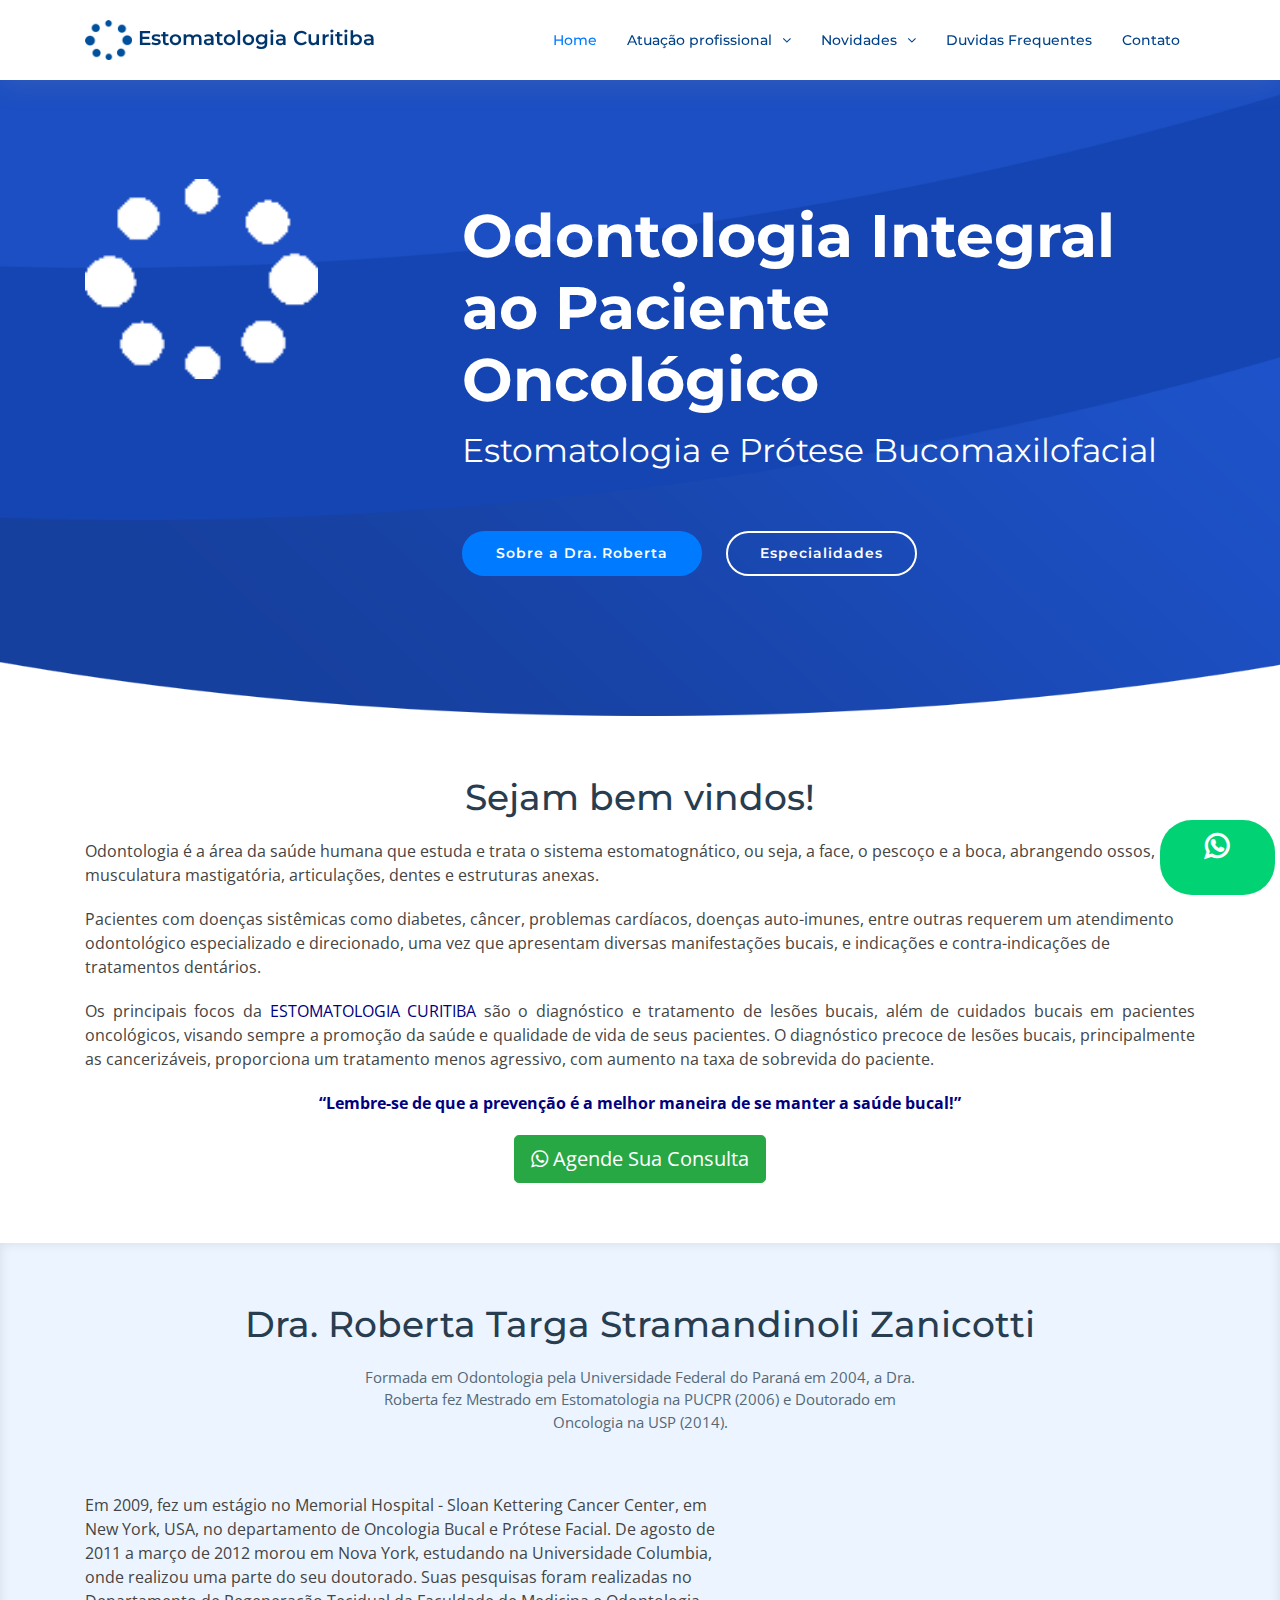
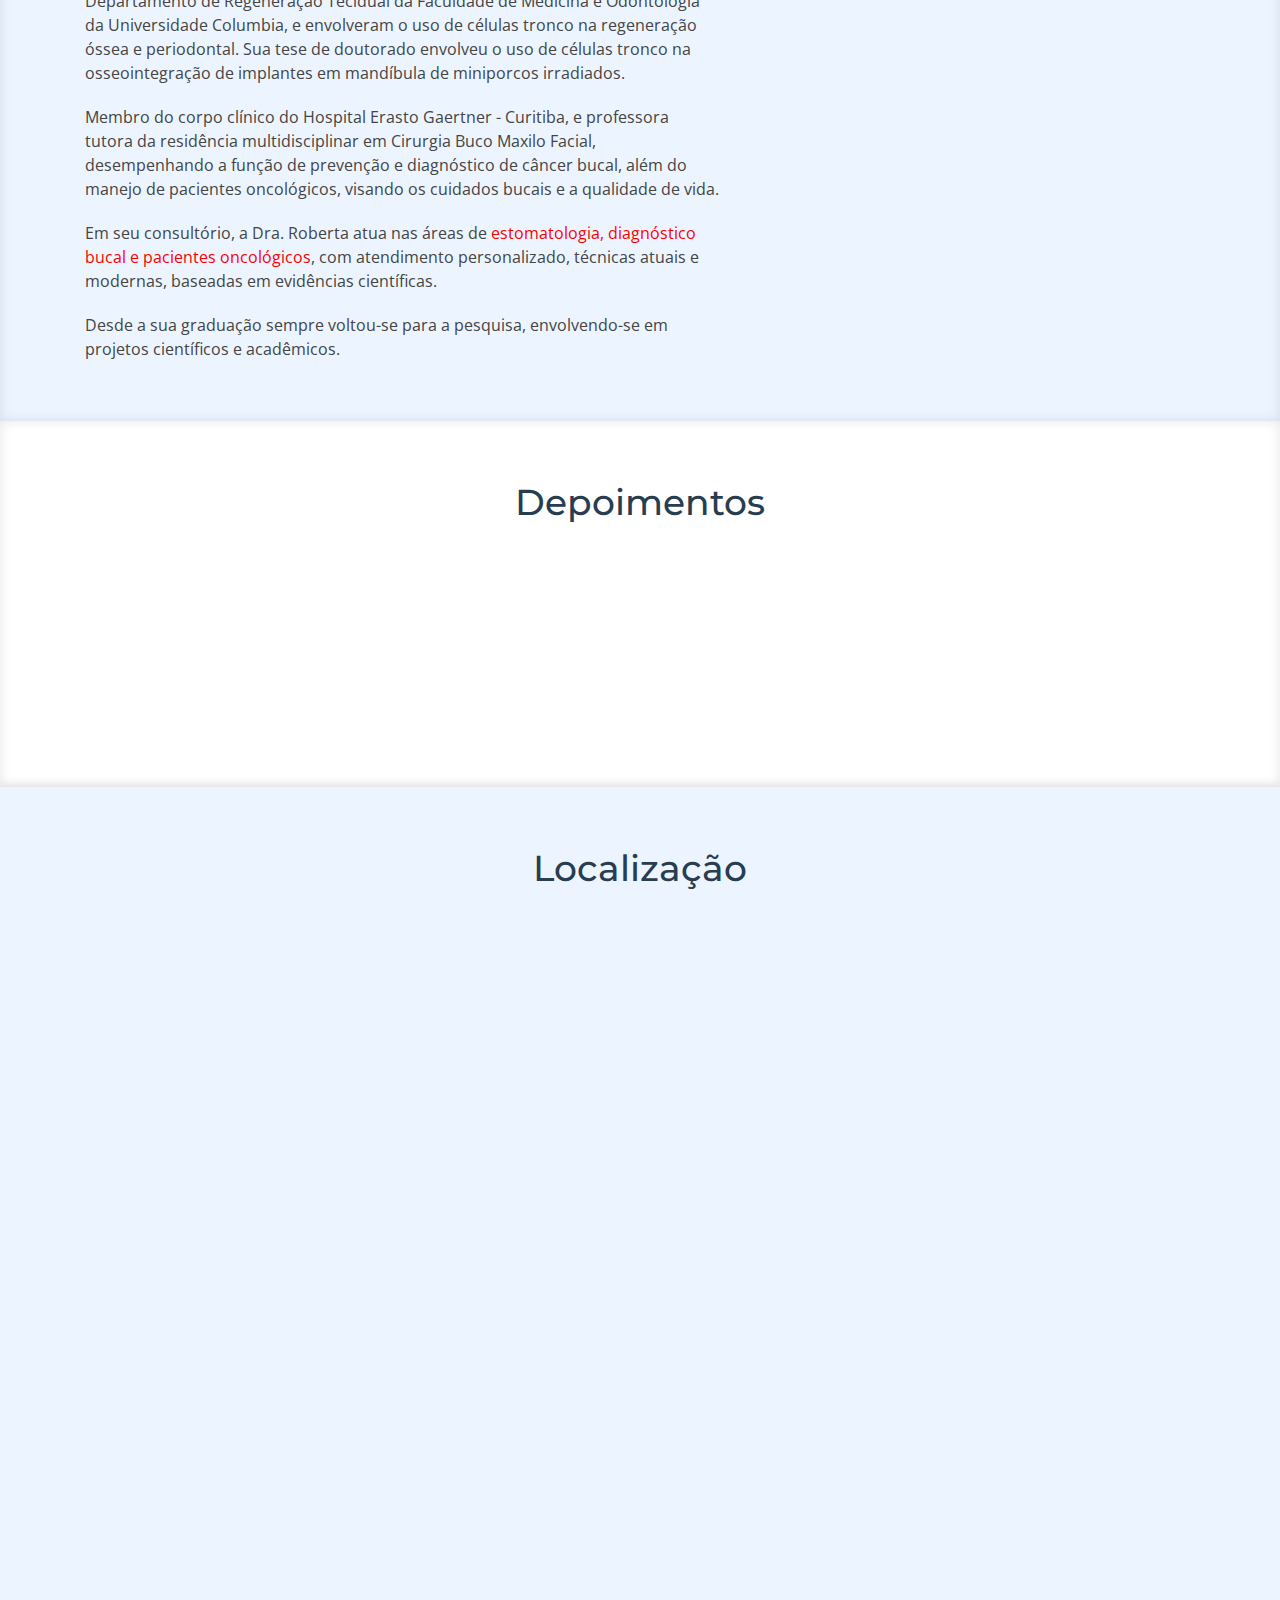
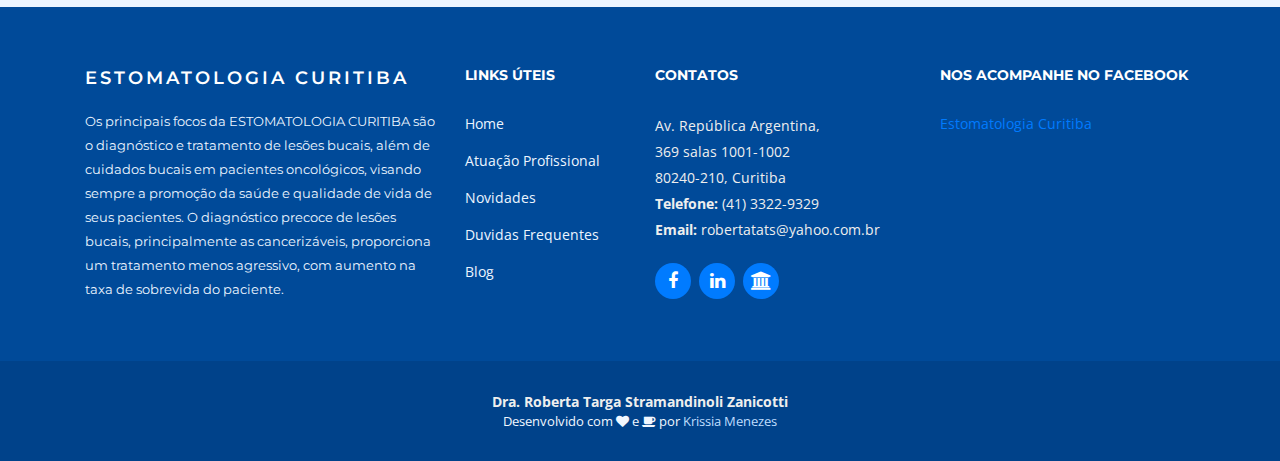
<file: roberta/index.html>
<!DOCTYPE html>
<html lang="pt-BR">
<head>
  <meta charset="utf-8">
  <title>Dra. Roberta Targa Stramandinoli Zanicotti Estomatologia Curitiba</title>

  <meta content="width=device-width, initial-scale=1.0" name="viewport">
  <meta name="description"  content="Consultório odontológico especializado em Estomatologia, Clínica Geral, Prótese, Odontologia estética, Periodontia, Odontopediatria, Diagnóstico Bucal" />
  <meta name="keywords"  content="EstomatologiaCuritiba, Estomatologia, Curitiba, Clínica Geral, Prótese, Odontologia estética, Periodontia, Odontopediatria, Diagnóstico Bucal, Implantodontia" />
  <meta name="google-site-verification" content="mtsIO1gIKGHu_OGViJaNYWlIYEKqsqGFQnlDxW2Hbk8" />

  <!-- Favicons -->
  <link href="img/logoestomato.png" rel="icon">
  <link href="img/logoestomato.png" rel="apple-touch-icon">

  <!-- Google Fonts -->
  <link href="https://fonts.googleapis.com/css?family=Open+Sans:300,300i,400,400i,700,700i|Montserrat:300,400,500,700" rel="stylesheet">

  <!-- Bootstrap CSS File -->
  <link href="lib/bootstrap/css/bootstrap.min.css" rel="stylesheet">

  <!-- Libraries CSS Files -->
  <link href="lib/font-awesome/css/font-awesome.min.css" rel="stylesheet">
  <link href="lib/animate/animate.min.css" rel="stylesheet">
  <link href="lib/ionicons/css/ionicons.min.css" rel="stylesheet">
  <link href="lib/owlcarousel/assets/owl.carousel.min.css" rel="stylesheet">
  <link href="lib/lightbox/css/lightbox.min.css" rel="stylesheet">

  <!-- Main Stylesheet File -->
  <link href="css/style.css" rel="stylesheet">

</head>

<body>
<div id="fb-root"></div>
<script async defer crossorigin="anonymous" src="https://connect.facebook.net/pt_BR/sdk.js#xfbml=1&version=v5.0"></script>
<!--==========================
Header
============================-->
<header id="header" class="fixed-top">
  <div class="container">

    <div class="logo float-left">
      <!-- Uncomment below if you prefer to use an image logo -->
      <h1 class="text-light"><a href="index.html"><span><img src="img/logoestomato.png" alt="" class="img-fluid">  Estomatologia Curitiba</span></a></h1>
    </div>

    <nav class="main-nav float-right d-none d-lg-block">
      <ul>
        <li class="active"><a href="index.html">Home</a></li>

        <li class="drop-down"><a href="especialidades.html">Atuação profissional</a>
          <ul>
            <li><a href="especialidades.html">Estomatologia e Diagnóstico Bucal</a></li>
            <li><a href="especialidades.html#cirurgia">Cirurgia Bucal e Implante Dentário</a></li>
            <li><a href="especialidades.html#patologia">Patologia Bucal</a></li>
            <li><a href="especialidades.html#pacientes">Pacientes Oncológicos</a></li>
            <li><a href="http://buscatextual.cnpq.br/buscatextual/visualizacv.do?id=K4732385J8" target="_blank">Currículo Lattes</a></li>
            <li><a href="especialidades.html#artigos-publicados">Artigos Publicados</a></li>

          </ul>
        </li>

        <li class="drop-down"><a href="#">Novidades</a>
          <ul>
            <li><a href="#fotos">Fotos</a></li>
            <li><a href="#team">Eventos</a></li>
            <li><a href="#team">Links Interessantes</a></li>
          </ul>
        </li>

        <li><a href="#team">Duvidas Frequentes</a></li>
        <li><a href="#contact">Contato</a></li>
      </ul>
    </nav><!-- .main-nav -->

  </div>
</header><!-- #header -->

<!--==========================
  Intro Section
============================-->
<section id="intro" class="clearfix">
  <div class="container">

    <div class="intro-img">
      <img style="height: 200px" src="img/logobranca.png" alt="" class="img-fluid">
    </div>

    <div class="intro-info">
      <h2>Odontologia Integral ao Paciente Oncológico</h2>
      <h3 class="h3-intro">Estomatologia e Prótese Bucomaxilofacial</h3>
      <div>
        <a href="#about" class="btn-get-started scrollto">Sobre a Dra. Roberta</a>
        <a href="especialidades.html" class="btn-services scrollto">Especialidades</a>
      </div>
    </div>

  </div>
</section><!-- #intro -->

<main id="main">

  <!--==========================
    About Us Section
  ============================-->
  <section id="about">
    <div class="container">

      <header class="section-header">
        <h3>Sejam bem vindos!</h3>
      </header>
      <div class="row">
        <div class="col-md-12 ">
          <p>Odontologia é a área da saúde humana que estuda e trata o sistema estomatognático, ou seja, a face, o pescoço e a boca, abrangendo ossos, musculatura mastigatória, articulações, dentes e estruturas anexas.</p>
          <p>Pacientes com doenças sistêmicas como diabetes, câncer, problemas cardíacos, doenças auto-imunes, entre outras requerem um atendimento odontológico especializado e direcionado, uma vez que apresentam diversas manifestações bucais, e indicações e contra-indicações de tratamentos dentários.</p>
          <p style="text-align: justify;">Os principais focos da <span style="color: #000080;">ESTOMATOLOGIA CURITIBA</span> são o diagnóstico e tratamento de lesões bucais, além de cuidados bucais em pacientes oncológicos, visando sempre a promoção da saúde e qualidade de vida de seus pacientes. O diagnóstico precoce de lesões bucais, principalmente as cancerizáveis, proporciona um tratamento menos agressivo, com  aumento na taxa de sobrevida do paciente.</p>
          <p style="text-align: center;"><strong><span style="color: #000080;">&#8220;Lembre-se de que a prevenção é a melhor maneira de se manter a saúde bucal!&#8221;</span></strong></p>
          <div class="text-center" style="color: #fff">
              <a target="_blank" href="https://api.whatsapp.com/send?phone=559199858774&amp;text=Olá, gostaria de agendar uma consulta." class="btn btn-success btn-lg"><i class="fa fa-whatsapp"></i> Agende Sua Consulta</a>
          </div>
        </div>
      </div>

      <!--<div class="row">

        <div class="col-md-6 col-lg-5 offset-lg-1 wow bounceInUp" data-wow-duration="1.4s">
          <div class="box">
            <div class="icon"><i class="ion-ios-analytics-outline" style="color: #ff689b;"></i></div>
            <h4 class="title"><a href="">Lorem Ipsum</a></h4>
            <p class="description">Voluptatum deleniti atque corrupti quos dolores et quas molestias excepturi sint occaecati cupiditate non provident</p>
          </div>
        </div>
        <div class="col-md-6 col-lg-5 wow bounceInUp" data-wow-duration="1.4s">
          <div class="box">
            <div class="icon"><i class="ion-ios-bookmarks-outline" style="color: #e9bf06;"></i></div>
            <h4 class="title"><a href="">Dolor Sitema</a></h4>
            <p class="description">Minim veniam, quis nostrud exercitation ullamco laboris nisi ut aliquip ex ea commodo consequat tarad limino ata</p>
          </div>
        </div>

        <div class="col-md-6 col-lg-5 offset-lg-1 wow bounceInUp" data-wow-delay="0.1s" data-wow-duration="1.4s">
          <div class="box">
            <div class="icon"><i class="ion-ios-paper-outline" style="color: #3fcdc7;"></i></div>
            <h4 class="title"><a href="">Sed ut perspiciatis</a></h4>
            <p class="description">Duis aute irure dolor in reprehenderit in voluptate velit esse cillum dolore eu fugiat nulla pariatur</p>
          </div>
        </div>
        <div class="col-md-6 col-lg-5 wow bounceInUp" data-wow-delay="0.1s" data-wow-duration="1.4s">
          <div class="box">
            <div class="icon"><i class="ion-ios-speedometer-outline" style="color:#41cf2e;"></i></div>
            <h4 class="title"><a href="">Magni Dolores</a></h4>
            <p class="description">Excepteur sint occaecat cupidatat non proident, sunt in culpa qui officia deserunt mollit anim id est laborum</p>
          </div>
        </div>

        <div class="col-md-6 col-lg-5 offset-lg-1 wow bounceInUp" data-wow-delay="0.2s" data-wow-duration="1.4s">
          <div class="box">
            <div class="icon"><i class="ion-ios-world-outline" style="color: #d6ff22;"></i></div>
            <h4 class="title"><a href="">Nemo Enim</a></h4>
            <p class="description">At vero eos et accusamus et iusto odio dignissimos ducimus qui blanditiis praesentium voluptatum deleniti atque</p>
          </div>
        </div>
        <div class="col-md-6 col-lg-5 wow bounceInUp" data-wow-delay="0.2s" data-wow-duration="1.4s">
          <div class="box">
            <div class="icon"><i class="ion-ios-clock-outline" style="color: #4680ff;"></i></div>
            <h4 class="title"><a href="">Eiusmod Tempor</a></h4>
            <p class="description">Et harum quidem rerum facilis est et expedita distinctio. Nam libero tempore, cum soluta nobis est eligendi</p>
          </div>
        </div>

      </div>-->

    </div>
  </section><!-- #about -->

  <!--==========================
    Services Section
  ============================-->
  <section id="services" class="section-bg">
    <div class="container">

      <header class="section-header">
        <h3>Dra. Roberta Targa Stramandinoli Zanicotti</h3>
        <p>Formada em Odontologia pela Universidade Federal do Paraná em 2004, a Dra. Roberta fez Mestrado em Estomatologia na PUCPR (2006) e Doutorado em Oncologia na USP (2014).</p>
      </header>

      <div class="row about-container">

        <div class="col-lg-7 content order-lg-1 order-2">
          <p>Em 2009, fez um estágio no Memorial Hospital - Sloan Kettering Cancer Center, em New York, USA, no departamento de Oncologia Bucal e Prótese Facial. De agosto de 2011 a março de 2012 morou em Nova York, estudando na Universidade Columbia, onde realizou uma parte do seu doutorado. Suas pesquisas foram realizadas no Departamento de Regeneração Tecidual da Faculdade de Medicina e Odontologia da Universidade Columbia, e envolveram o uso  de células tronco na regeneração óssea e periodontal. Sua tese de doutorado envolveu o uso de células tronco na osseointegração de implantes em mandíbula de miniporcos irradiados.</p>
          <p>Membro do corpo clínico do Hospital Erasto Gaertner - Curitiba, e professora tutora da residência multidisciplinar em Cirurgia Buco Maxilo Facial, desempenhando a função de prevenção e diagnóstico de câncer bucal, além do manejo de pacientes oncológicos, visando os cuidados bucais e a qualidade de vida.</p>
          <p>Em seu consultório, a Dra. Roberta atua nas áreas de <span style="color: #ff0000;">estomatologia, diagnóstico bucal e pacientes oncológicos</span>, com atendimento personalizado, técnicas atuais e modernas, baseadas em evidências científicas.</p>
          <p>Desde a sua graduação sempre voltou-se para a pesquisa, envolvendo-se em projetos científicos e acadêmicos.</p>
        </div>

        <div class="col-lg-5 background order-lg-2 order-1 wow fadeInUp">
          <img src="img/roberta.png" class="img-fluid" alt="">
        </div>
      </div>
    </div>
  </section><!-- #services -->

  <!--==========================
    Clients Section
  ============================-->
  <section id="testimonials" class="clearfix">
    <div class="container">

      <header class="section-header">
        <h3>Depoimentos</h3>
      </header>

      <div class="row justify-content-center">
        <div class="col-lg-8">

          <div class="owl-carousel testimonials-carousel wow fadeInUp">

            <div class="testimonial-item">
              <img src="img/testimonial-2.jpg" class="testimonial-img" alt="">
              <h3>Bianca S. Pontes</h3>
              <h4>Paciente</h4>
              <p>
                Olá Dra. Roberta! Só para lhe dar os parabéns por todo o estudo e dedicação com a odontologia! Obrigada por ser a minha dentista!
              </p>
            </div>

            <div class="testimonial-item">
              <img src="img/testimonial-2.jpg" class="testimonial-img" alt="">
              <h3>Bianca S. Pontes</h3>
              <h4>Paciente</h4>
              <p>
                Olá Dra. Roberta! Só para lhe dar os parabéns por todo o estudo e dedicação com a odontologia! Obrigada por ser a minha dentista!
              </p>
            </div>

            <div class="testimonial-item">
              <img src="img/testimonial-2.jpg" class="testimonial-img" alt="">
              <h3>Bianca S. Pontes</h3>
              <h4>Paciente</h4>
              <p>
                Olá Dra. Roberta! Só para lhe dar os parabéns por todo o estudo e dedicação com a odontologia! Obrigada por ser a minha dentista!
              </p>
            </div>

            <div class="testimonial-item">
              <img src="img/testimonial-2.jpg" class="testimonial-img" alt="">
              <h3>Bianca S. Pontes</h3>
              <h4>Paciente</h4>
              <p>
                Olá Dra. Roberta! Só para lhe dar os parabéns por todo o estudo e dedicação com a odontologia! Obrigada por ser a minha dentista!
              </p>
            </div>

          </div>

        </div>
      </div>


    </div>
  </section><!-- #testimonials -->

  <!--==========================
    Contact Section
  ============================-->
  <section id="contact" class="section-bg">

    <div class="section-header">
      <h3>Localização</h3>
    </div>

    <div class="row">
      <!--
                  <div class="col-lg-1"></div>
      -->

      <div class="col-lg-12 text-center">
        <iframe src="https://www.google.com/maps/embed?pb=!1m18!1m12!1m3!1d14411.729537858952!2d-49.2878577198693!3d-25.440523990535592!2m3!1f0!2f0!3f0!3m2!1i1024!2i768!4f13.1!3m3!1m2!1s0x94dce469d5988113%3A0x32f492518a891ae7!2sDra.%20Roberta%20Targa%20Stramandinoli-Zanicotti!5e0!3m2!1spt-BR!2sbr!4v1572924010049!5m2!1spt-BR!2sbr" width="1200" height="600" frameborder="0" style="border:0;" allowfullscreen=""></iframe>
      </div>
      <!--
                  <div class="col-lg-1"></div>
      -->

    </div>

  </section><!-- #contact -->

</main>

<!--==========================
  Footer
============================-->
<footer id="footer">
  <div class="footer-top">
    <div class="container">
      <div class="row">

        <div class="col-lg-4 col-md-6 footer-info">
          <h3>Estomatologia Curitiba</h3>
          <p>Os principais focos da ESTOMATOLOGIA CURITIBA são o diagnóstico e tratamento de lesões bucais, além de cuidados bucais em pacientes oncológicos, visando sempre a promoção da saúde e qualidade de vida de seus pacientes. O diagnóstico precoce de lesões bucais, principalmente as cancerizáveis, proporciona um tratamento menos agressivo, com aumento na taxa de sobrevida do paciente.</p>
        </div>

        <div class="col-lg-2 col-md-6 footer-links">
          <h4>Links Úteis</h4>
          <ul>
            <li><a href="#">Home</a></li>
            <li><a href="#">Atuação Profissional</a></li>
            <li><a href="#">Novidades</a></li>
            <li><a href="#">Duvidas Frequentes</a></li>
            <li><a href="#">Blog</a></li>
          </ul>
        </div>

        <div class="col-lg-3 col-md-6 footer-contact">
          <h4>Contatos</h4>
          <p>
            Av. República Argentina,
            <br>369 salas 1001-1002
            <br>80240-210, Curitiba<br>
            <strong>Telefone:</strong> (41) 3322-9329<br>
            <strong>Email:</strong> robertatats@yahoo.com.br<br>
          </p>

          <div class="social-links">
            <!--
                          <a href="#" class="twitter"><i class="fa fa-twitter"></i></a>
            -->
            <a href="https://www.facebook.com/Estomatologia-Curitiba-257214614330494/" class="facebook" target="_blank"><i class="fa fa-facebook"></i></a>
            <!--<a href="#" class="instagram"><i class="fa fa-instagram"></i></a>
            <a href="#" class="google-plus"><i class="fa fa-google-plus"></i></a>-->
            <a href="https://br.linkedin.com/in/roberta-targa-stramandinoli-zanicotti-68262536" target="_blank" class="linkedin"><i class="fa fa-linkedin" ></i></a>
            <a href="http://buscatextual.cnpq.br/buscatextual/visualizacv.do?id=K4732385J8" target="_blank" class="linkedin"><i class="fa fa-university" ></i></a>
          </div>

        </div>

        <div class="col-lg-3 col-md-6 footer-newsletter">
          <h4>Nos acompanhe no Facebook</h4>
          <div class="fb-page" data-href="https://www.facebook.com/Estomatologia-Curitiba-257214614330494/" data-tabs="timeline" data-width="250" data-height="80" data-small-header="false" data-adapt-container-width="true" data-hide-cover="false" data-show-facepile="true"><blockquote cite="https://www.facebook.com/Estomatologia-Curitiba-257214614330494/" class="fb-xfbml-parse-ignore"><a href="https://www.facebook.com/Estomatologia-Curitiba-257214614330494/">Estomatologia Curitiba</a></blockquote></div>
        </div>

      </div>
    </div>
  </div>

  <div class="container">
    <div class="copyright">
      <strong>Dra. Roberta Targa Stramandinoli Zanicotti
      </strong>
      <!--
              &copy; Copyright <strong>NewBiz</strong>. All Rights Reserved
      -->
    </div>
    <div class="credits">
      <!--
        All the links in the footer should remain intact.
        You can delete the links only if you purchased the pro version.
        Licensing information: https://bootstrapmade.com/license/
        Purchase the pro version with working PHP/AJAX contact form: https://bootstrapmade.com/buy/?theme=NewBiz
      -->
      Desenvolvido com <i class="fa fa-heart"></i> e <i class="fa fa-coffee"></i> por <a href="https://krissiam.github.io/">Krissia Menezes</a>

      <!--
              Designed by <a href="https://bootstrapmade.com/">BootstrapMade</a>
      -->
    </div>
  </div>
</footer><!-- #footer -->

<a class="whatsapp" target="_blank" href="https://api.whatsapp.com/send?phone=559199858774&amp;text=Olá, gostaria de agendar uma consulta."><i class="fa fa-whatsapp" style="font-size: 2em;font-weight: 700;"></i></a>
<!-- <a href="#" class="back-to-top"><i class="fa fa-chevron-up"></i></a>-->
<!-- Uncomment below i you want to use a preloader -->
<!-- <div id="preloader"></div> -->

<!-- JavaScript Libraries -->
<script src="lib/jquery/jquery.min.js"></script>
<script src="lib/jquery/jquery-migrate.min.js"></script>
<script src="lib/bootstrap/js/bootstrap.bundle.min.js"></script>
<script src="lib/easing/easing.min.js"></script>
<script src="lib/mobile-nav/mobile-nav.js"></script>
<script src="lib/wow/wow.min.js"></script>
<script src="lib/waypoints/waypoints.min.js"></script>
<script src="lib/counterup/counterup.min.js"></script>
<script src="lib/owlcarousel/owl.carousel.min.js"></script>
<script src="lib/isotope/isotope.pkgd.min.js"></script>
<script src="lib/lightbox/js/lightbox.min.js"></script>
<!-- Contact Form JavaScript File -->
<script src="contactform/contactform.js"></script>

<!-- Template Main Javascript File -->
<script src="js/main.js"></script>

</body>
</html>
</file>
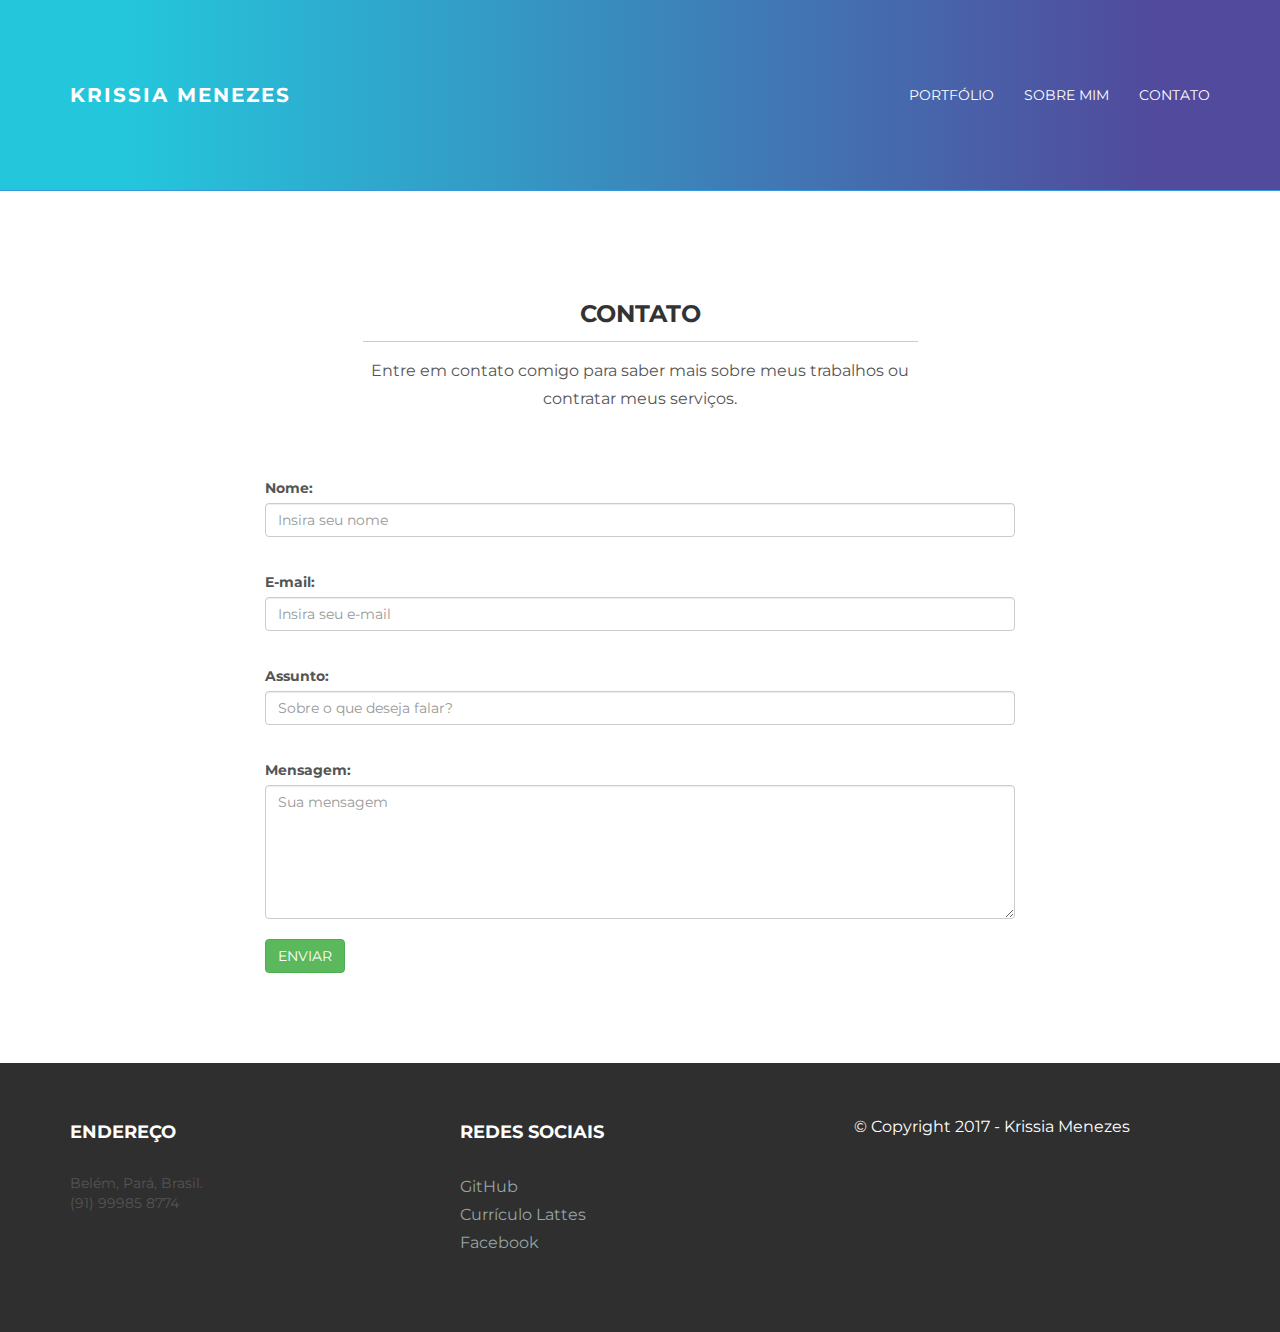
<file: contato.html>
<!DOCTYPE html>
<html lang="pt-br">
  <head>
    <meta charset="utf-8">
    <meta http-equiv="X-UA-Compatible" content="IE=edge">
    <meta name="viewport" content="width=device-width, initial-scale=1.0">
    <meta name="description" content="Entre em contato com Krissia Menezes.">
    <meta name="author" content="Krissia Menezes">
    <link rel="shortcut icon" href="../../docs-assets/ico/favicon.png">

    <title>Contato | Krissia Menezes - Desenvolvedora Front-end e Back-end</title>

    <link href="assets/css/bootstrap.css" rel="stylesheet">
    <!-- CSS customizado deste site -->
    <link href="assets/css/main.css" rel="stylesheet">
  </head>

  <body>

    <!-- Barra de navegação -->
    <header role="banner" class="navbar navbar-inverse navbar-static-top">
      <div class="container">
        <div class="navbar-header">
          <button type="button" class="navbar-toggle" data-toggle="collapse" data-target=".navbar-collapse">
            <span class="icon-bar"></span>
            <span class="icon-bar"></span>
            <span class="icon-bar"></span>
          </button>
          <a class="navbar-brand" href="index.html">Krissia Menezes</a>
        </div>
        <nav role="navigation" class="navbar-collapse collapse">
          <ul class="nav navbar-nav navbar-right">
            <li><a href="portfolio.html">Portfólio</a></li>
            <li><a href="sobre.html">Sobre mim</a></li>
            <li><a href="contato.html">Contato</a></li>
          </ul>
        </nav>
      </div>
    </header>
	
	<section role="main" class="container pt">
		<header role="heading" class="row mt">
			<div class="col-lg-6 col-lg-offset-3 centered">
				<h3>CONTATO</h3>
				<hr>
				<p>Entre em contato comigo para saber mais sobre meus trabalhos ou contratar meus serviços.</p>
			</div>
		</header>
		<div class="row mt">	
			<div class="col-lg-8 col-lg-offset-2">
				<form role="form">
				  <div class="form-group">
				  	<label for="inputNome">Nome:</label>
				    <input type="name" class="form-control" id="inputNome" placeholder="Insira seu nome">
				    <br>
				  </div>
				  <div class="form-group">
				  	<label for="inputEmail">E-mail:</label>
				    <input type="email" class="form-control" id="inputEmail" placeholder="Insira seu e-mail">
				    <br>
				  </div>
				  <div class="form-group">
				  	<label for="inputAssunto">Assunto:</label>
				    <input type="text" class="form-control" id="inputAssunto" placeholder="Sobre o que deseja falar?">
				    <br>
				  </div>
				  <label for="inputMensagem">Mensagem:</label>
				  <textarea id="inputMensagem" class="form-control" rows="6" placeholder="Sua mensagem"></textarea>
				    <br>
				  <button type="submit" class="btn btn-success">ENVIAR</button>
				</form>    			
			</div>
		</div>
	</section>
	
	
	<footer id="footer" role="contentinfo">
		<div class="container">
			<div class="row">
				<div class="col-lg-4">
					<h4>Endereço</h4>
					<address>
					Belém, Pará, Brasil.
						<br/>
						(91) 99985 8774<br/>
					</address>
				</div>
				
				<div class="col-lg-4">
					<h4>Redes Sociais</h4>
					<p>
						<a href="https://github.com/krissiam">GitHub</a><br/>
						<a href="http://buscatextual.cnpq.br/buscatextual/visualizacv.do?id=K8104879Z3">Currículo Lattes</a><br/>
						<a href="https://www.facebook.com/krissia.mikaelly">Facebook</a>
					</p>
				</div>
				
				<div class="col-lg-4">
					<p> © Copyright 2017 - Krissia Menezes </p>
				</div>
			
			</div>
		
		</div>
	</footer>
	
    <!-- JavaScript no fim da página para rápido carregamento -->
    <script src="https://code.jquery.com/jquery-1.10.2.min.js"></script>
    <script src="assets/js/hover.zoom.js"></script>
    <script src="assets/js/hover.zoom.conf.js"></script>
    <script src="assets/js/bootstrap.min.js"></script>
    <script type="text/javascript" src="https://cdn.emailjs.com/dist/email.min.js"></script>
    <script type="text/javascript">
	   (function(){
	      emailjs.init("user_75pLZTyAGQ3CxKsEiXFfV");
	   })();
	    emailjs.send("default_service","<YOUR TEMPLATE ID>",{name: "James", notes: "Check this out!"});
     </script>
    <!-- HTML5 shim e Respond.js para suporte ao HTML5 em navegadores antigos -->
    <!--[if lt IE 9]>
      <script src="https://oss.maxcdn.com/libs/html5shiv/3.7.0/html5shiv.js"></script>
      <script src="https://oss.maxcdn.com/libs/respond.js/1.3.0/respond.min.js"></script>
    <![endif]-->
  </body>
</html>
</file>
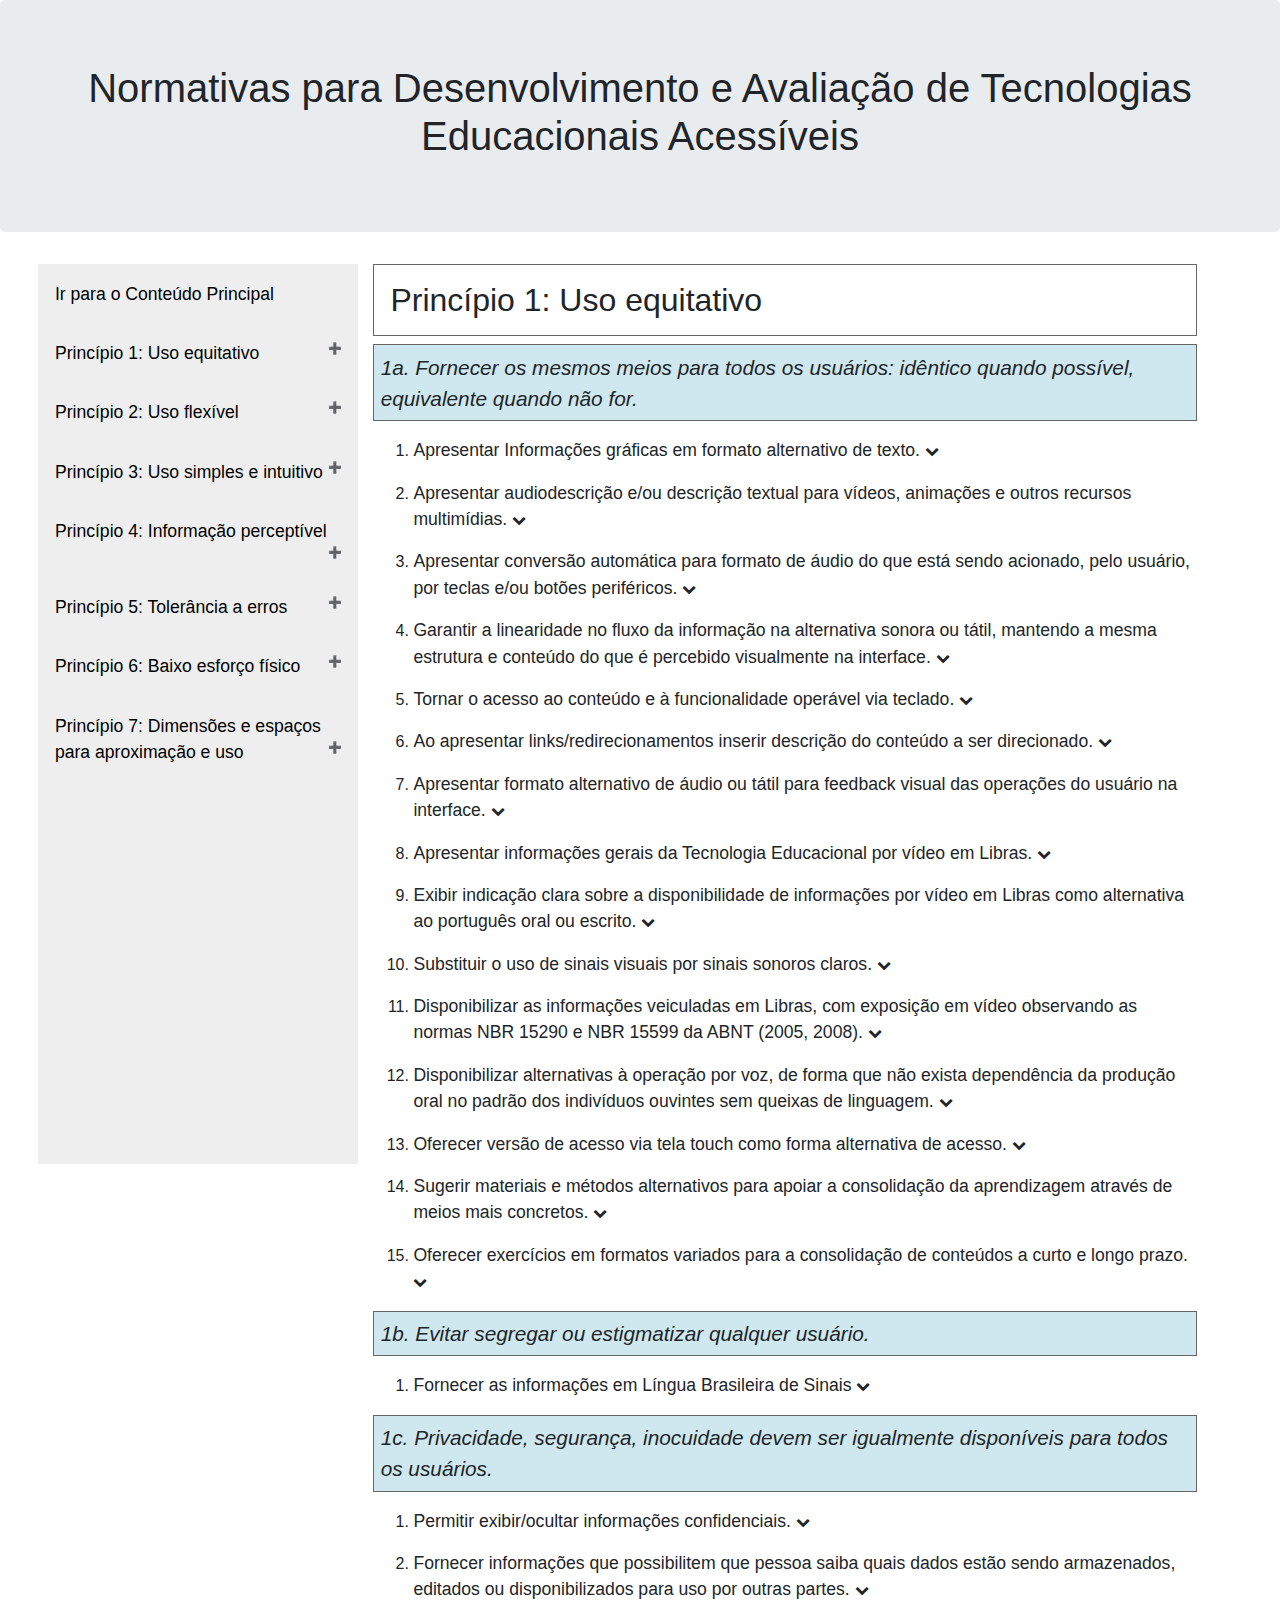
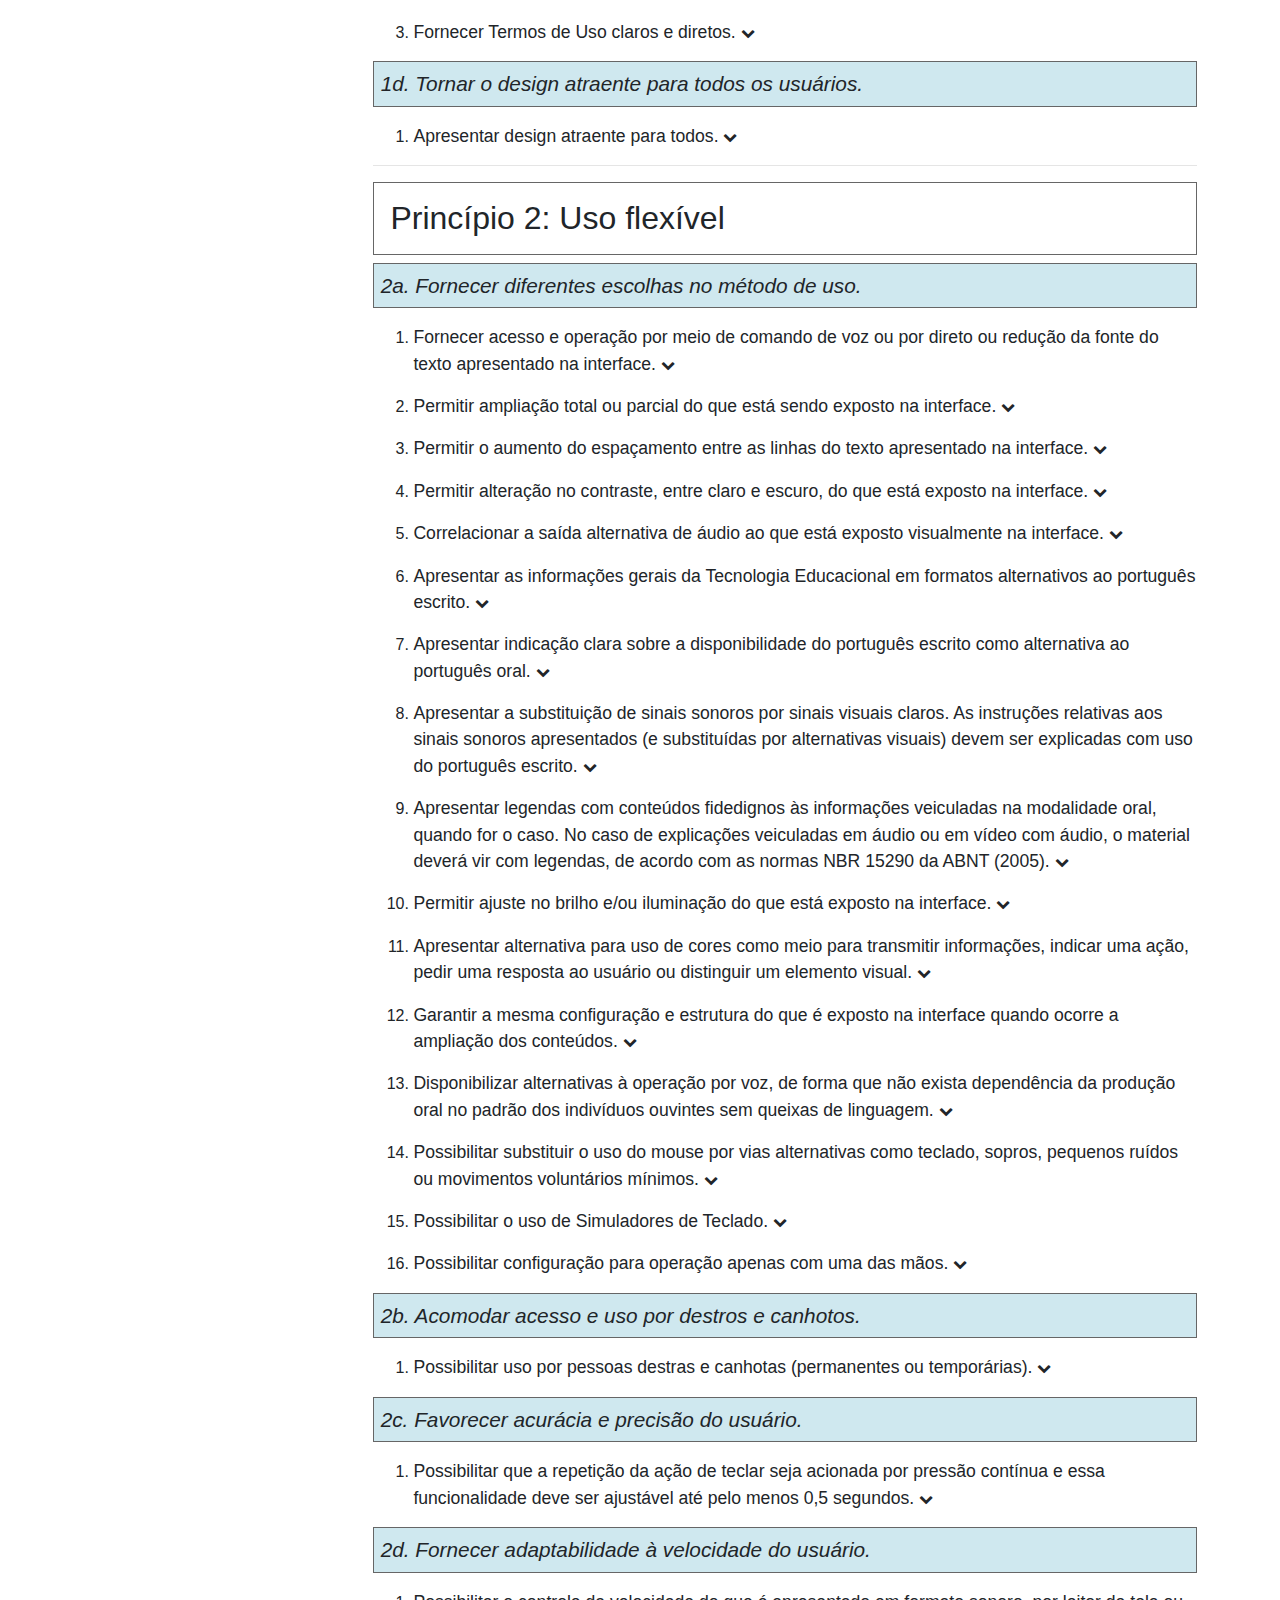
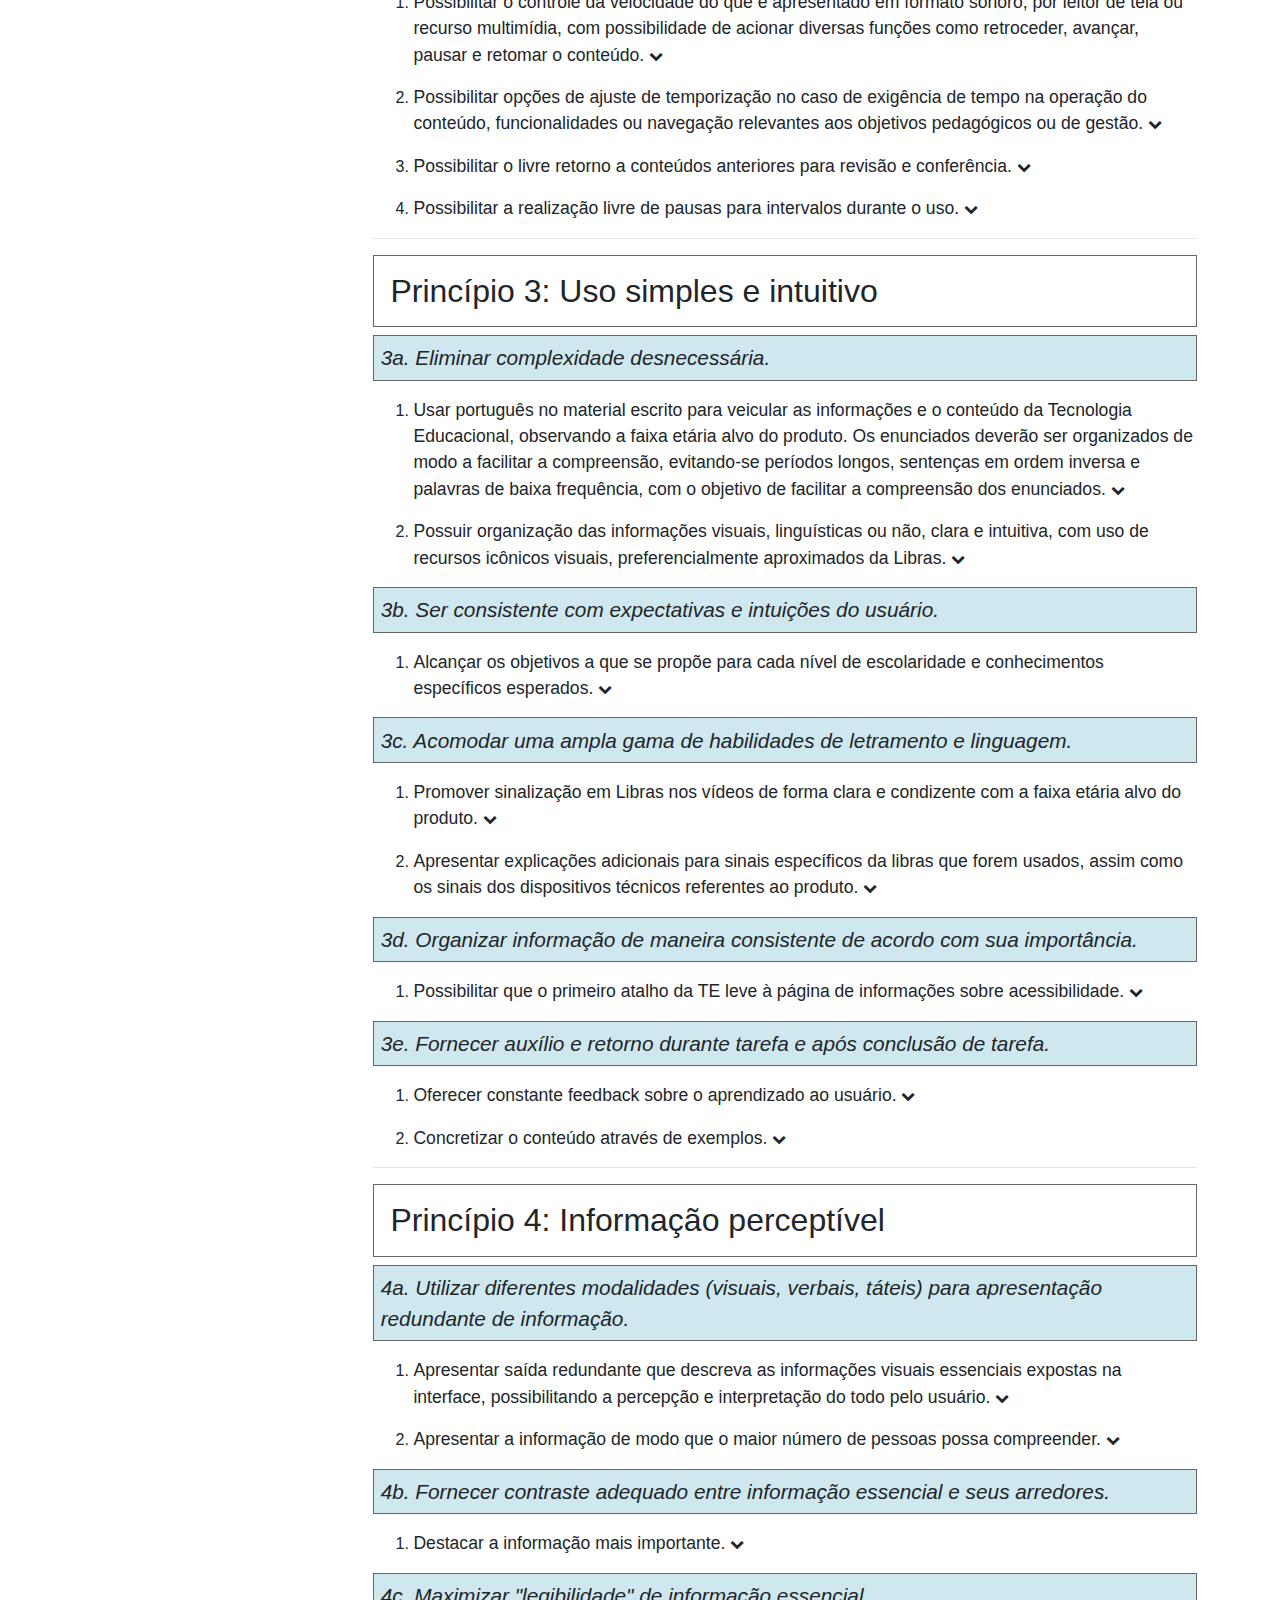
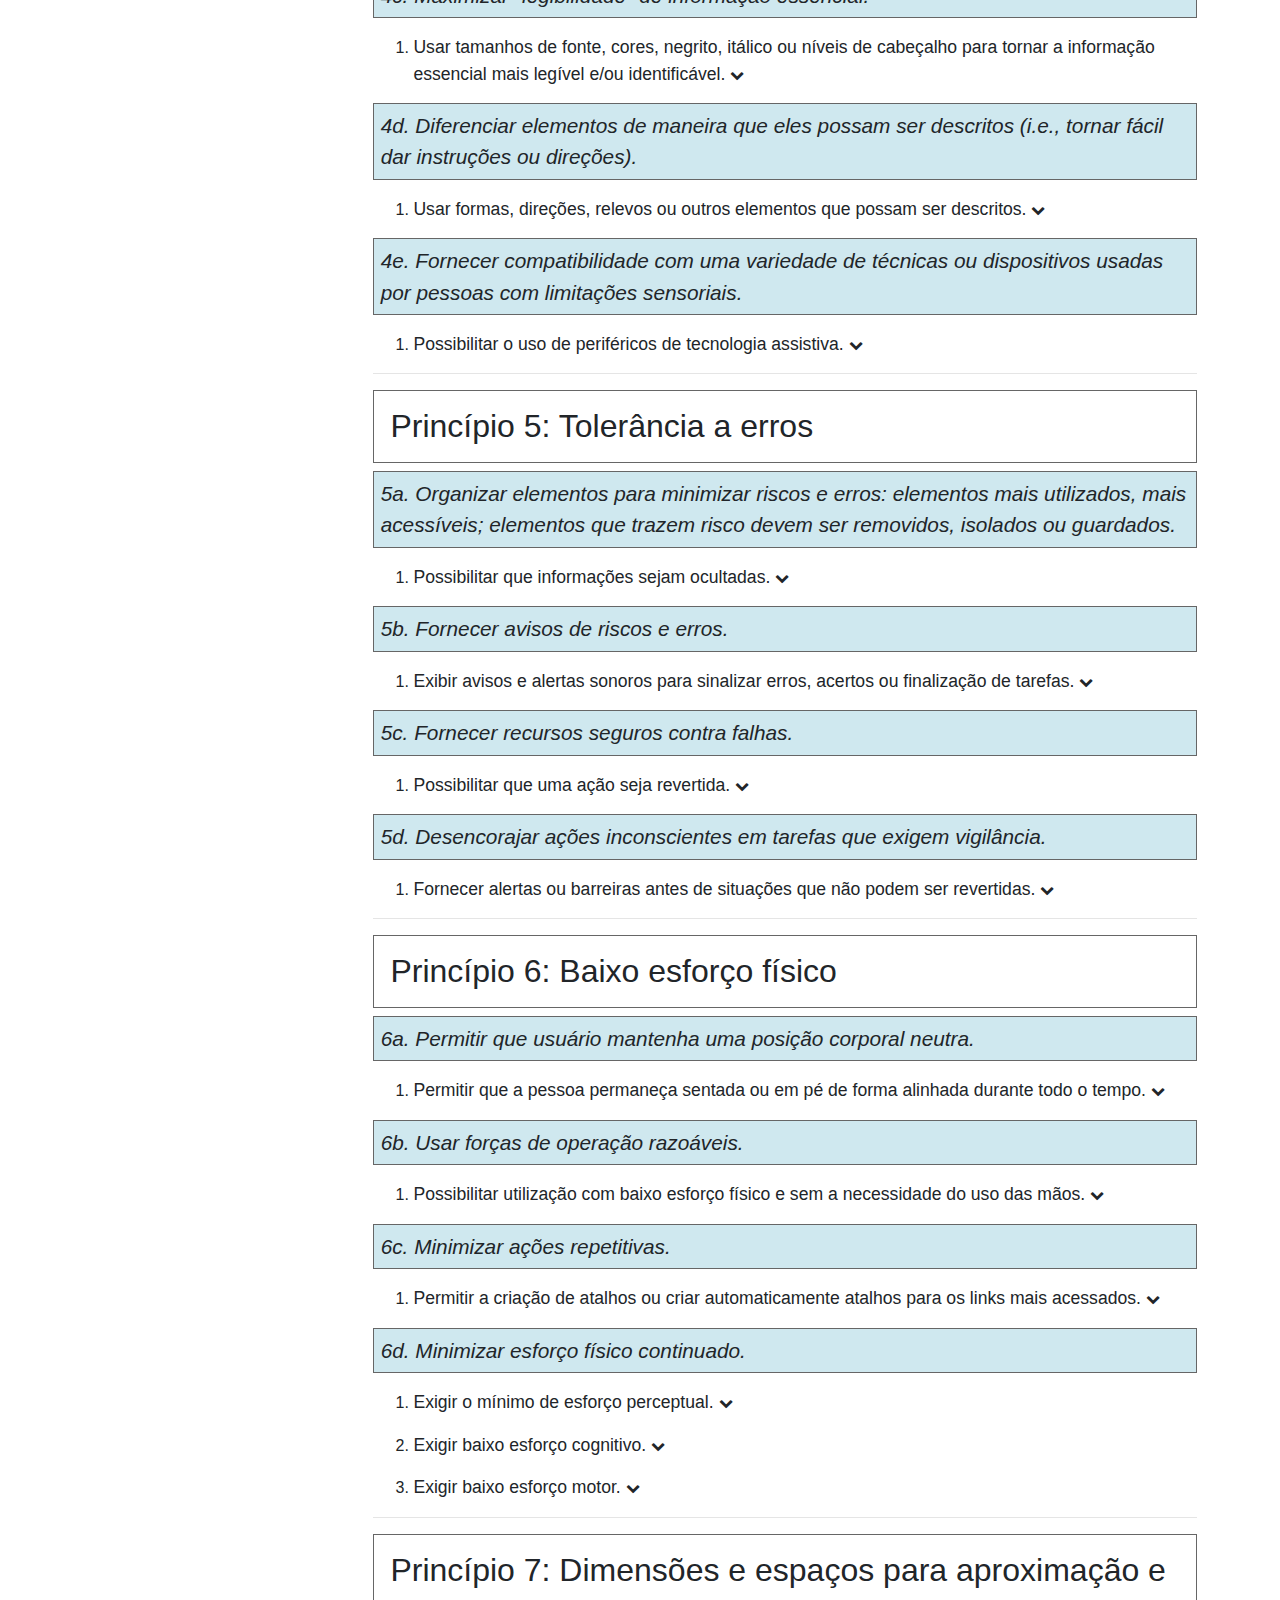
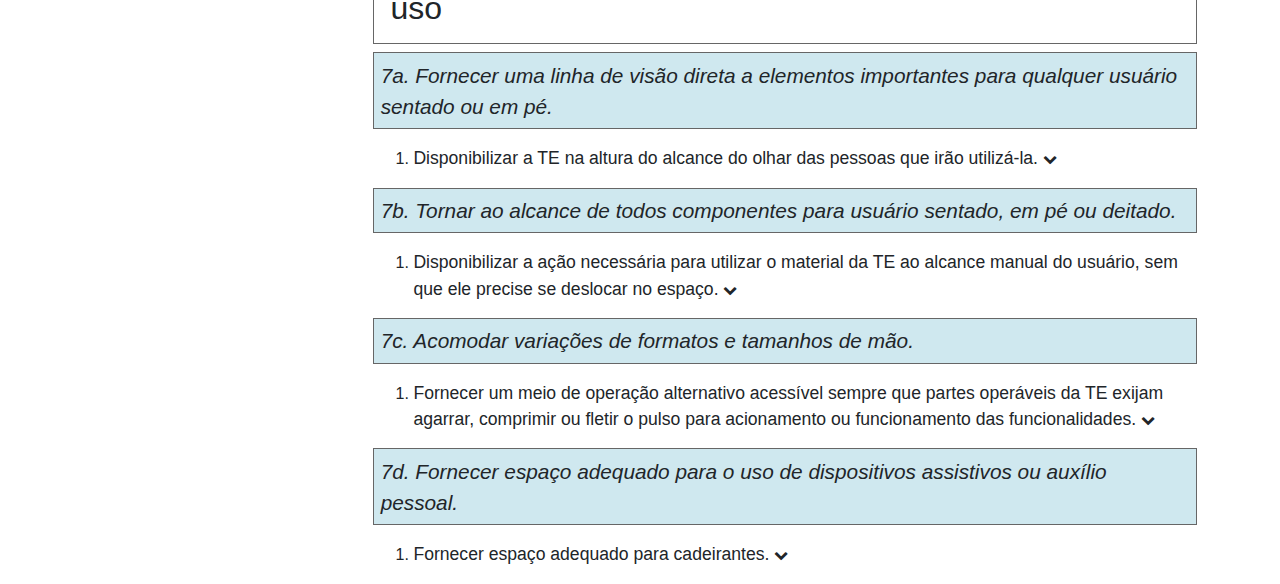
<file: normativas.html>
<!DOCTYPE HTML PUBLIC "-//W3C//DTD HTML 4.01//pt-br" "http://www.w3.org/TR/html4/strict.dtd">
<html lang="pt-br">
<head>
    <title>Normativas para Desenvolvimento de TE Acessíveis</title>
    <meta charset="utf-8">
    <meta name="viewport" content="width=device-width, initial-scale=1">
    <link rel="stylesheet" href="https://maxcdn.bootstrapcdn.com/bootstrap/4.3.1/css/bootstrap.min.css">
    <link rel="stylesheet" href="https://stackpath.bootstrapcdn.com/font-awesome/4.7.0/css/font-awesome.min.css" integrity="sha384-wvfXpqpZZVQGK6TAh5PVlGOfQNHSoD2xbE+QkPxCAFlNEevoEH3Sl0sibVcOQVnN" crossorigin="anonymous">
    <script src="https://ajax.googleapis.com/ajax/libs/jquery/3.4.1/jquery.min.js"></script>
    <script src="https://cdnjs.cloudflare.com/ajax/libs/popper.js/1.14.7/umd/popper.min.js"></script>
    <script src="https://maxcdn.bootstrapcdn.com/bootstrap/4.3.1/js/bootstrap.min.js"></script>

    <style type="text/css">
        #menu {
           padding: 0!important;
            height: 100vh;
            width: 80%;
            overflow-y: scroll;
            margin-left: 3%;
            background-color: #eee;

        }
        .principal{
            margin-left: 2%;
        }
        #conteudoprincipal{
            background-color: #eee;
            padding: 0.938em;
            text-align: left;
            border: none;
            transition: 0.4s;
            font-size: 1.1rem;
        }
        .nav-link{
            color: #000000;
            font-size: 0.9em;
        }
        .normativa{
            font-size: 1.3rem;
            font-style: italic;
            background-color: #CFE8EF !important;
            border: solid #666666 0.05em;
            padding: .3em .3em .3em .3em; 
        }
        .regra{
            font-size: 1.1rem;
            
        }
        .fa-chevron-down{
            font-size: 0.8em;
        }

        h2{
            border: solid #666666 0.03em;
            padding: .5em .5em .5em .5em;
        }

        /* Style the buttons that are used to open and close the accordion panel */
        .accordion {
            background-color: #eee;
            font-size: 1.1rem;
            cursor: pointer;
            padding: 0.938em;
            width: 100%;
            text-align: left;
            border: none;
            outline: none;
            transition: 0.4s;
        }

        /* Add a background color to the button if it is clicked on (add the .active class with JS), and when you move the mouse over it (hover) */
        .active, .accordion:hover {
            background-color: #ccc;
        }

        /* Style the accordion panel. Note: hidden by default */
        .panel {
            padding: 0 1.125em;
            background-color: white;
            display: none;
            overflow: hidden;
            transition: max-height 0.2s ease-out;

        }

        .accordion:after {
            content: '\02795'; /* Unicode character for "plus" sign (+) */
            font-size: 0.625em;
            float: right;
            margin-left: 0.19em;
        }

        .active:after {
            content: "\2796"; /* Unicode character for "minus" sign (-) */
        }
    </style>
</head>
<body>

<div class="jumbotron text-center">
    <h1>Normativas para Desenvolvimento e Avaliação de Tecnologias Educacionais Acessíveis</h1>
</div>

<div class="container-fluid">
    <div class="row">
        <div class="col-lg-3 sticky-top" id="menu">
            <a class="nav-link conteudoprincipal" id="conteudoprincipal" href="#principal">Ir para o Conteúdo Principal</a>
            <button class="accordion">Princípio 1: Uso equitativo</button>
            <div class="panel">
                <a class="nav-link" href="#principio-1a" >1a. Fornecer os mesmos meios para todos os usuários: idêntico quando possível, equivalente quando não for.</a>
                <a class="nav-link" href="#principio-1b" >1b. Evitar segregar ou estigmatizar qualquer usuário.</a>
                <a class="nav-link" href="#principio-1c" >1c. Privacidade, segurança, inocuidade devem ser igualmente disponíveis para todos os usuários.</a>
                <a class="nav-link" href="#principio-1d" >1d. Tornar o design atraente para todos os usuários.</a>
            </div>

            <button class="accordion">Princípio 2: Uso flexível</button>
            <div class="panel">
                <a class="nav-link" href="#principio-2a">2a. Fornecer diferentes escolhas no método de uso.</a>
                <a class="nav-link" href="#principio-2b">2b. Acomodar acesso e uso por destros e canhotos.</a>
                <a class="nav-link" href="#principio-2c">2c. Favorecer acurácia e precisão do usuário.</a>
                <a class="nav-link" href="#principio-2d">2d. Fornecer adaptabilidade à velocidade do usuário.</a>
            </div>

            <button class="accordion">Princípio 3: Uso simples e intuitivo</button>
            <div class="panel">
                <a class="nav-link" href="#principio-3a">3a. Eliminar complexidade desnecessária.</a>
                <a class="nav-link" href="#principio-3b">3b. Ser consistente com expectativas e intuições do usuário.</a>
                <a class="nav-link" href="#principio-3c">3c. Acomodar uma ampla gama de habilidades de letramento e linguagem.</a>
                <a class="nav-link" href="#principio-3d">3d. Organizar informação de maneira consistente de acordo com sua importância.</a>
                <a class="nav-link" href="#principio-3e">3e. Fornecer auxílio e retorno durante tarefa e após conclusão de tarefa.</a>
            </div>

            <button class="accordion">Princípio 4: Informação perceptível</button>
            <div class="panel">
                <a class="nav-link" href="#principio-4a">4a. Utilizar diferentes modalidades (visuais, verbais, táteis) para apresentação redundante de informação.</a>
                <a class="nav-link" href="#principio-4b">4b. Fornecer contraste adequado entre informação essencial e seus arredores.</a>
                <a class="nav-link" href="#principio-4c">4c. Maximizar "legibilidade" de informação essencial.</a>
                <a class="nav-link" href="#principio-4d">4d. Diferenciar elementos de maneira que eles possam ser descritos (i.e., tornar fácil dar instruções ou direções).</a>
                <a class="nav-link" href="#principio-4e">4e. Fornecer compatibilidade com uma variedade de técnicas ou dispositivos usadas por pessoas com limitações sensoriais.</a>
            </div>

            <button class="accordion">Princípio 5: Tolerância a erros</button>
            <div class="panel">
                <a class="nav-link" href="#principio-5a">5a. Organizar elementos para minimizar riscos e erros: elementos mais utilizados, mais acessíveis; elementos que trazem risco devem ser removidos, isolados ou guardados.</a>
                <a class="nav-link" href="#principio-5b">5b. Fornecer avisos de riscos e erros.</a>
                <a class="nav-link" href="#principio-5c">5c. Fornecer recursos seguros contra falhas.</a>
                <a class="nav-link" href="#principio-5d">5d. Desencorajar ações inconscientes em tarefas que exigem vigilância.</a>
            </div>

            <button class="accordion">Princípio 6: Baixo esforço físico</button>
            <div class="panel">
                <a class="nav-link" href="#principio-6a">6a. Permitir que usuário mantenha uma posição corporal neutra.</a>
                <a class="nav-link" href="#principio-6b">6b. Usar forças de operação razoáveis.</a>
                <a class="nav-link" href="#principio-6c">6c. Minimizar ações repetitivas.</a>
                <a class="nav-link" href="#principio-6d">6d. Minimizar esforço físico continuado.</a>
            </div>

            <button class="accordion">Princípio 7: Dimensões e espaços para aproximação e uso</button>
            <div class="panel">
                <a class="nav-link" href="#principio-7a">7a. Fornecer uma linha de visão direta a elementos importantes para qualquer usuário sentado ou em pé.</a>
                <a class="nav-link" href="#principio-7b">7b. Tornar ao alcance de todos componentes para usuário sentado, em pé ou deitado.</a>
                <a class="nav-link" href="#principio-7c">7c. Acomodar variações de formatos e tamanhos de mão.</a>
                <a class="nav-link" href="#principio-7d">7d. Fornecer espaço adequado para o uso de dispositivos assistivos ou auxílio pessoal.</a>
            </div>


        </div>
        <div class="col-lg-8" id="principal" >
            <div id="principio-1"><!--Princípio 1-->
                <h2>Princípio 1: Uso equitativo</h2>
                <div id="principio-1a">
                    <p class="normativa">1a. Fornecer os mesmos meios para todos os usuários: idêntico quando possível, equivalente quando não for.</p>
                    <ol type="1">
                        <li>
                            <p class="regra" data-toggle="collapse" data-target="#p1a1">Apresentar Informações gráficas em formato alternativo de texto. <span class="fa fa-chevron-down" aria-hidden="true"></span></p>
                            <ol type="a" id="p1a1" class="collapse">
                                <li><strong>Por que?</strong>
                                    <ol>
                                        <li type="i">
                                            <p>
                                                <strong>Contexto de uso I:</strong> Considere um aluno com baixa visão em um laboratório de informática acessando um infográfico que apresenta diferentes causas relacionadas à poluição dos rios. Um exemplo de barreira enfrentada é a falta de informação textual alternativa que apresente em sequência lógica o conteúdo representado visualmente.
                                            </p>
                                        </li>

                                    </ol>
                                </li>
                                <li>
                                    <p>
                                        <strong>Como?</strong> Utilizando um leitor de telas (e.g., NVDA, VoiceOver) ou funcionalidade da própria tecnologia educacional, verificar se é possível acessar via áudio o conteúdo equivalente ao visual, em ordem lógica.
                                    </p>
                                </li>
                                <li>
                                    <p>
                                        <strong>Resultados esperados:</strong> A Tecnologia Educacional deve oferecer alternativa de acesso aos gráficos contidos na interface, por meio de um conteúdo textual, o qual deve estar acessível aos leitores de tela e funcionalmente equivalente aos gráficos. No caso de materiais físicos, devem haver recursos que possibilitem a obtenção da informação por meio alternativo (e.g., audiobook de um livro físico).
                                    </p>
                                </li>
                            </ol>
                        </li>

                        <li>
                            <p class="regra" data-toggle="collapse" data-target="#p1a2">Apresentar audiodescrição e/ou descrição textual para vídeos, animações e outros recursos multimídias. <span class="fa fa-chevron-down" aria-hidden="true"></span></p>
                            <ol type="a" id="p1a2" class="collapse">
                                <li><strong>Por que?</strong>
                                    <ol>
                                        <li type="i">
                                            <p>
                                                <strong>Contexto de uso I:</strong> Considere um aluno cego na Educação Infantil usando aplicativo no Tablet Educacional para o desenvolvimento de habilidade linguística em uma roda de conversa com seu pares em sala de aula. Um exemplo de barreira enfrentada é o acesso às informações visuais veiculadas nos vídeos exibidos pelo aplicativo serem baseados, em sua maior parte, em recursos de animação, sem fala.
                                            </p>
                                        </li>

                                    </ol>
                                </li>
                                <li>
                                    <p>
                                        <strong>Como?</strong> Verificar se os vídeos com as animações apresentam recurso de audiodescrição adequado para o tipo de estímulo.
                                    </p>
                                </li>
                                <li>
                                    <p>
                                        <strong>Resultados esperados:</strong> A Tecnologia Educacional deve apresentar audiodescrição ou descrição textual prévia para recursos multimídias em que o conteúdo visual seja relevante ou que não possuam falas. Para vídeos ou animações que contenham falas ou narrativas, a audiodescrição ou descrição textual prévia são exigidas quando existem informações visuais essenciais à percepção e compreensão do conteúdo. A audiodescrição ou descrição textual devem ser equivalentes ao conteúdo visual do recurso multimídia.
                                    </p>
                                </li>
                            </ol>
                        </li>

                        <li>
                            <p class="regra" data-toggle="collapse" data-target="#p1a3">Apresentar conversão automática para formato de áudio do que está sendo acionado, pelo usuário, por teclas e/ou botões periféricos. <span class="fa fa-chevron-down" aria-hidden="true"></span></p>
                            <ol type="a" id="p1a3" class="collapse">
                                <li><strong>Por que?</strong>
                                    <ol >
                                        <li type="i">
                                            <p>
                                                <strong>Contexto de uso I:</strong> Considere um estudante cego usando um computador com leitor de telas  para pesquisar sobre o Queimadas na Amazônia, localizado em um Laboratório de Informática. Um exemplo de barreira enfrentada é quando ele acaba de ler o conteúdo da página, pressiona a tecla tab e encontra um botão, que não possui descrição.
                                            </p>
                                        </li>

                                    </ol>
                                </li>
                                <li>
                                    <p>
                                        <strong>Como?</strong> Usando um Leitor de Telas, verificar se os elementos da página acionados pelo usuário são sintetizados pelo Leitor de Telas.
                                    </p>
                                </li>
                                <li>
                                    <p>
                                        <strong>Resultados esperados:</strong> A TE deve apresentar conversão automática para o formato de áudio de todo conteúdo acionado pelo usuário.
                                    </p>
                                </li>
                            </ol>
                        </li>

                        <li>
                            <p class="regra" data-toggle="collapse" data-target="#p1a4">Garantir a linearidade no fluxo da informação na alternativa sonora ou tátil, mantendo a mesma estrutura e conteúdo do que é percebido visualmente na interface. <span class="fa fa-chevron-down" aria-hidden="true"></span></p>
                            <ol type="a" id="p1a4" class="collapse">
                                <li><strong>Por que?</strong>
                                    <ol>
                                        <li type="i">
                                            <p>
                                                <strong>Contexto de uso I:</strong>  Considere um aluno surdo cego usando computador para ter acesso ao material virtual da aula sobre figuras de linguagem, localizado em um laboratório de informática. Um exemplo de barreira enfrentada é quando o aluno, que utiliza leitor de telas e teclado para navegação no material, pressiona a tecla tab é direcionado para o rodapé da página e quando pressiona novamente é direcionado para o cabeçalho, não conseguindo ter acesso ao conteúdo principal de forma clara.</p>
                                        </li>

                                    </ol>
                                </li>
                                <li>
                                    <p>
                                        <strong>Como?</strong> Utilizando um leitor de telas ou somente um teclado, navegar na página verificando se a navegação segue a ordem de apresentação dos conteúdos na interface.
                                    </p>
                                </li>
                                <li>
                                    <p>
                                        <strong>Resultados esperados:</strong> A Tecnologia Educacional deve apresentar, via alternativas sonora ou display tátil, as informações na mesma estrutura e conteúdo do que é percebido visualmente, percorrendo toda a interface em uma ordem lógica, como: cabeçalho, menu esquerdo, conteúdo principal. A apresentação alternativa deve seguir a ordem de apresentação dos conteúdos na interface do superior ao inferior, da esquerda para direita.
                                    </p>
                                </li>
                            </ol>
                        </li>

                        <li>
                            <p class="regra" data-toggle="collapse" data-target="#p1a5">Tornar o acesso ao conteúdo e à funcionalidade operável via teclado. <span class="fa fa-chevron-down" aria-hidden="true"></span> </p>
                            <ol type="a" id="p1a5" class="collapse">
                                <li><strong>Por que?</strong>
                                    <ol>
                                        <li type="i">
                                            <p>
                                                <strong>Contexto de uso I:</strong> Considere um aluno do ensino médio com baixa visão usando um computador do laboratório de informática para realizar uma pesquisa sobre o Ciclo da Borracha. Um exemplo de barreira enfrentada é o aluno precisar modificar o contraste da página e não haver atalho para isto.
                                            </p>
                                        </li>

                                    </ol>
                                </li>
                                <li>
                                    <p>
                                        <strong>Como?</strong> Verificar se a Tecnologia Educacional possui os atalhos de acessibilidade (Alto contraste, Página de acessibilidade, Mapa do site, ir ao conteúdo, ir ao menu principal, ir à caixa de pesquisa) e, se quando a combinação das teclas é utilizada, realmente executa a função esperada.
                                    </p>
                                </li>
                                <li>
                                    <p>
                                        <strong>Resultados esperados:</strong> A Tecnologia Educacional deve proporcionar navegação por teclado físico que seja funcional e equivalente ao que é exposto visualmente na tela e passível de ser acessada por mouse. As teclas ou combinações destas devem executar as mesmas funções que o mouse físico, garantindo a usabilidade.
                                    </p>
                                </li>
                            </ol>
                        </li>

                        <li>
                            <p class="regra" data-toggle="collapse" data-target="#p1a6">Ao apresentar links/redirecionamentos inserir descrição do conteúdo a ser direcionado. <span class="fa fa-chevron-down" aria-hidden="true"></span></p>
                            <ol type="a" id="p1a6" class="collapse">
                                <li><strong>Por que?</strong>
                                    <ol>
                                        <li type="i">
                                            <p>
                                                <strong>Contexto de uso I:</strong> Considere um aluno com baixa visão usando um computador com leitor de telas para ler um arquivo sobre as Revoltas do Período Colonial Brasileiro. Um exemplo de barreira enfrentada é ao encontrar um link para ler mais sobre uma revolta ele não apresentar descrição e o aluno não saber sobre qual revolta ele vai ler.
                                            </p>
                                        </li>
                                    </ol>
                                </li>
                                <li>
                                    <p>
                                        <strong>Como?</strong>  Verificar se os links apresentados na Tecnologia Educacional possuem descrição de para onde o usuário será direcionado.
                                    </p>
                                </li>
                                <li>
                                    <p>
                                        <strong>Resultados esperados:</strong> A Tecnologia Educacional deve apresentar links com títulos referentes aos conteúdos ao qual o usuário será direcionado ou breve descrição do mesmo. Um exemplo: em um link que levará a um conteúdo sobre a Independência da Bahia, ao invés de “Leia Mais..”, deve-se colocar  a informação contextualizada: “Leia mais sobre a Independência da Bahia”.
                                    </p>
                                </li>
                            </ol>
                        </li>

                        <li>
                            <p class="regra" data-toggle="collapse" data-target="#p1a7">Apresentar formato alternativo de áudio ou tátil para feedback visual das operações do usuário na interface. <span class="fa fa-chevron-down" aria-hidden="true"></span></p>
                            <ol type="a" id="p1a7" class="collapse">
                                <li><strong>Por que?</strong>
                                    <ol>
                                        <li type="i">
                                            <p>
                                                <strong>Contexto de uso I:</strong> Considere um aluno cego usando um computador do laboratório de informática para preencher o formulário de inscrição do time de futebol da escola. Um exemplo de barreira enfrentada é ao enviar o formulário ele não salvar por ter um erro de preenchimento e a TE não informar em qual campo do formulário ocorreu o erro, apenas marcar os campos em vermelho.
                                            </p>
                                        </li>
                                    </ol>
                                </li>
                                <li>
                                    <p>
                                        <strong>Como?</strong> Verificar se a Tecnologia Educacional oferece feedback em formato alternativo sonoro ou tátil perceptível ao usuário.
                                    </p>
                                </li>
                                <li>
                                    <p>
                                        <strong>Resultados esperados:</strong> A Tecnologia Educacional, quando contém feedback visual resultante de operações realizadas na interface, apresenta essa função em formato alternativo sonoro ou tátil perceptível ao usuário. O feedback deve conter uma descrição textual do seu conteúdo ou sinais sonoros/táteis diferentes para cada tipo de retorno da operação do usuário. Exemplo: um sinal sonoro para acerto e dois seguidos para erro.
                                    </p>
                                </li>
                            </ol>
                        </li>

                        <li>
                            <p class="regra" data-toggle="collapse" data-target="#p1a8">Apresentar informações gerais da Tecnologia Educacional por vídeo em Libras. <span class="fa fa-chevron-down" aria-hidden="true"></span></p>
                            <ol type="a" id="p1a8" class="collapse">
                                <li><strong>Por que?</strong>
                                    <ol>
                                        <li type="i">
                                            <p>
                                                <strong>Contexto de uso I:</strong> Considere uma turma da educação infantil usando uma televisão para assistir a um filme sobre o tráfico de animais silvestres, localizado em uma videoteca. Um exemplo de barreira enfrentada é quando o filme possui legenda em português e um aluno surdo da turma possuir dificuldade na leitura do português.
                                            </p>
                                        </li>

                                    </ol>
                                </li>
                                <li>
                                    <p>
                                        <strong>Como?</strong> Verificar se a Tecnologia Educacional possui janela de Libras com tradução-interpretação humana gravada como alternativa aos textos escritos.
                                    </p>
                                </li>
                                <li>
                                    <p>
                                        <strong>Resultados esperados:</strong> A Tecnologia Educacional deve apresentar uma janela de Libras com tradução-interpretação humana gravada como alternativa aos textos escritos.
                                    </p>
                                </li>
                            </ol>
                        </li>

                        <li>
                            <p class="regra" data-toggle="collapse" data-target="#p1a9">Exibir indicação clara sobre a disponibilidade de informações por vídeo em Libras como alternativa ao português oral ou escrito. <span class="fa fa-chevron-down" aria-hidden="true"></span></p>
                            <ol type="a" id="p1a9" class="collapse">
                                <li><strong>Por que?</strong>
                                    <ol>
                                        <li type="i">
                                            <p>
                                                <strong>Contexto de uso I:</strong> Considere um professor da educação infantil usando um computador do laboratório de informática para pesquisar vídeos sobre hábitos alimentares saudáveis. Um exemplo de barreira enfrentada é ao olhar as capas e/ou descrições dos vídeos ele não encontrar um ícone que indique facilmente a disponibilidade do recurso em Libras.
                                            </p>
                                        </li>

                                    </ol>
                                </li>
                                <li>
                                    <p>
                                        <strong>Como?</strong>  Verificar se a Tecnologia Educacional apresenta um ícone que indique a disponibilidade do recurso de Libras.
                                    </p>
                                </li>
                                <li>
                                    <p>
                                        <strong>Resultados esperados:</strong> A Tecnologia Educacional deve apresentar um ícone que indique a disponibilidade do recurso em Libras em todos os lugares onde ocorre.
                                    </p>
                                </li>
                            </ol>
                        </li>

                        <li>
                            <p class="regra" data-toggle="collapse" data-target="#p1a10">Substituir o uso de sinais visuais por sinais sonoros claros.  <span class="fa fa-chevron-down" aria-hidden="true"></span></p>
                            <ol type="a" id="p1a10" class="collapse">
                                <li><strong>Por que?</strong>
                                    <ol>
                                        <li type="i">
                                            <p>
                                                <strong>Contexto de uso I:</strong>  Considere um estudante cego usando um Tablet Educacional para resolver uma atividade sobre Conjuntos Matemáticos, localizado em uma aula de Matemática. Um exemplo de barreira enfrentada ocorre ao submeter o formulário com a atividade e o aplicativo somente apresenta um sombreamento verde nas questões corretas e vermelho nas questões incorretas, impossibilitando que o aluno saiba se e onde ocorreu um erro ou acerto.
                                            </p>
                                        </li>
                                    </ol>
                                </li>
                                <li>
                                    <p>
                                        <strong>Como?</strong> Verificar se a Tecnologia Educacional emite sinais sonoros que possibilitam que o estudante saiba se suas respostas estão corretas ou incorretas.
                                    </p>
                                </li>
                                <li>
                                    <p>
                                        <strong>Resultados esperados:</strong> A Tecnologia Educacional deve apresentar sinais sonoros como alternativa ao uso de sinais visuais e as instruções relativas aos sinais sonoros apresentados (e substituídos por alternativas visuais) devem ser explicadas com o uso de Libras.
                                    </p>
                                </li>
                            </ol>
                        </li>

                        <li>
                            <p class="regra" data-toggle="collapse" data-target="#p1a11">Disponibilizar as informações veiculadas em Libras, com exposição em vídeo observando as normas NBR 15290 e NBR 15599 da ABNT (2005, 2008). <span class="fa fa-chevron-down" aria-hidden="true"></span></p>
                            <ol type="a" id="p1a11" class="collapse">
                                <li><strong>Por que?</strong>
                                    <ol>
                                        <li type="i">
                                            <p>
                                                <strong>Contexto de uso I:</strong> Considere um aluno surdo usando um vídeo para se informar sobre a proliferação do mosquito da dengue, localizado em uma sala de multimídia. Um exemplo de barreira enfrentada é o vídeo não possuir exibição alternativa em Libras.
                                            </p>
                                        </li>
                                    </ol>
                                </li>
                                <li>
                                    <p>
                                        <strong>Como?</strong> Verificar se a Tecnologia Educacional fornece exibição alternativa em vídeo na Língua Brasileira de Sinais.
                                    </p>
                                </li>
                                <li>
                                    <p>
                                        <strong>Resultados esperados:</strong> A Tecnologia Educacional deve fornecer exibição alternativa em vídeo na Língua Brasileira de Sinais e as informações apresentadas nesses vídeos devem possuir conteúdo idêntico ao original.
                                    </p>
                                </li>
                            </ol>
                        </li>

                        <li>
                            <p class="regra" data-toggle="collapse" data-target="#p1a12">Disponibilizar alternativas à operação por voz, de forma que não exista dependência da produção oral no padrão dos indivíduos ouvintes sem queixas de linguagem. <span class="fa fa-chevron-down"></span> </p>
                            <ol type="a" id="p1a12" class="collapse">
                                <li><strong>Por que?</strong>
                                    <ol>
                                        <li type="i">
                                            <p>
                                                <strong>Contexto de uso I:</strong> Considere um aluno surdo da educação infantil, pouco alfabetizado, usando um tablet educacional para responder um questionário sobre sua árvore genealógica, localizado em uma aula de ciências. Um exemplo de barreira enfrentada é o questionário ser apresentado somente em português escrito, não haver a opção de tradução do conteúdo ou resposta em Libras.
                                            </p>
                                        </li>
                                    </ol>
                                </li>
                                <li>
                                    <p>
                                        <strong>Como?</strong> Verificar se a TE fornece formas de operação alternativas, baseadas na Libras.
                                    </p>
                                </li>
                                <li>
                                    <p>
                                        <strong>Resultados esperados:</strong> A Tecnologia Educacional deve oferecer alternativas de estimulação baseadas na Libras, com a possibilidade de observar os estímulos em vídeo com tradução-interpretação humana gravada e de responder um questionário de múltipla escolha baseada também na Libras.
                                    </p>
                                </li>
                            </ol>
                        </li>

                        <li>
                            <p class="regra" data-toggle="collapse" data-target="#p1a13">Oferecer versão de acesso via tela touch como forma alternativa de acesso. <span class="fa fa-chevron-down"></span> </p>
                            <ol type="a" id="p1a13" class="collapse">
                                <li><strong>Por que?</strong>
                                    <ol>
                                        <li type="i">
                                            <p>
                                                <strong>Contexto de uso I:</strong> Considere um aluno do ensino médio usando um site educacional para resolver um exercício online durante uma aula de Língua Portuguesa. Um exemplo de barreira enfrentada é que, quando acessado no tablet, os ítens do exercício ficam muito pequenos, exigindo redimensionamento da página a cada interação, tornando a navegação extremamente cansativa.
                                            </p>
                                        </li>
                                    </ol>
                                </li>
                                <li>
                                    <p>
                                        <strong>Como?</strong> Verificar se a Tecnologia Educacional apresenta as informações de forma sucinta e exige pouco esforço de interação.
                                    </p>
                                </li>
                                <li>
                                    <p>
                                        <strong>Resultados esperados:</strong> A Tecnologia Educacional deve apresentar as informações de forma sucinta e exigir pouco esforço de interação.
                                    </p>
                                </li>
                            </ol>
                        </li>

                        <li>
                            <p class="regra" data-toggle="collapse" data-target="#p1a14">Sugerir materiais e métodos alternativos para apoiar a consolidação da aprendizagem através de meios mais concretos. <span class="fa fa-chevron-down"></span> </p>
                            <ol type="a"  id="p1a14" class="collapse">
                                <li><strong>Por que?</strong>
                                    <ol>
                                        <li type="i">
                                            <p>
                                                <strong>Contexto de uso I:</strong> Considere um professor de ciências usando o livro didático para uma aula sobre o Sistema Solar, localizado em uma sala de aula. Um exemplo de barreira enfrentada é os alunos cegos da turma não conseguirem ter noção do tamanho proporcional e distância entre os planetas e astros.
                                            </p>
                                        </li>
                                    </ol>
                                </li>
                                <li>
                                    <p>
                                        <strong>Como?</strong> Verificar se a TE oferece exemplos concretos (ex: pesos, formas, maquetes) nos quais o aluno possa perceber tamanhos, formas, texturas e pesos.
                                    </p>
                                </li>
                                <li>
                                    <p>
                                        <strong>Resultados esperados:</strong> A Tecnologia Educacional deve apresentar exemplos em forma de experiências práticas a serem realizadas com objetos concretos, além de vídeos e sugestões de materiais diversos nos quais o aluno possa perceber diferentes tamanhos, formas, texturas e pesos.
                                    </p>
                                </li>
                            </ol>
                        </li>

                        <li>
                            <p class="regra" data-toggle="collapse" data-target="#p1a15">Oferecer exercícios em formatos variados para a consolidação de conteúdos a curto e longo prazo. <span class="fa fa-chevron-down"></span> </p>
                            <ol type="a"  id="p1a15" class="collapse">
                                <li><strong>Por que?</strong>
                                    <ol>
                                        <li type="i">
                                            <p>
                                                <strong>Contexto de uso I:</strong> Considere um professor usando um livro didático para ensinar as Leis de Mendel, localizado em uma aula de Biologia. Um exemplo de barreira enfrentada é a única atividade de consolidação do conteúdo ser um exercício objetivo, de múltipla escolha, no qual os alunos somente precisam marcar a alternativa correta.
                                            </p>
                                        </li>
                                    </ol>
                                </li>
                                <li>
                                    <p>
                                        <strong>Como?</strong> Verificar se a TE oferece formas variadas para consolidação dos conteúdos ministrados, a curto e longo prazo, sejam elas jogos de tabuleiro, jogos eletrônicos,, experiências ou aulas passeio.
                                    </p>
                                </li>
                                <li>
                                    <p>
                                        <strong>Resultados esperados:</strong>  Tecnologia Educacional deve oferecer formas variadas para consolidação dos conteúdos ministrados, a curto e longo prazo, sejam elas jogos de tabuleiro, jogos eletrônicos, experiências ou aulas passeio.
                                    </p>
                                </li>
                            </ol>
                        </li>
                    </ol>
                </div>
                <div id="principio-1b">
                    <p class="normativa">1b. Evitar segregar ou estigmatizar qualquer usuário.</p>
                    <ol type="1" >
                        <li>
                            <p class="regra" data-toggle="collapse" data-target="#p1b1">Fornecer as informações em Língua Brasileira de Sinais <span class="fa fa-chevron-down"></span></p>
                            <ol type="a" id="p1b1" class="collapse">
                                <li><strong>Por que?</strong>
                                    <ol>
                                        <li type="i">
                                            <p>
                                                <strong>Contexto de uso I:</strong> Considere um aluno com surdez profunda bilateral,  que tem a Libras como língua de acesso à informação,  usando um software para ensino de história,  localizado em um computador na sala de informática. Um exemplo de barreira enfrentada é o acesso aos conteúdos escritos em Língua Portuguesa e falados pelos professores nos vídeo que compõem a TE.
                                            </p>
                                        </li>
                                    </ol>
                                </li>
                                <li>
                                    <p>
                                        <strong>Como?</strong> Verificar se há janela de interpretação ou se há indicação de link de acesso para vídeo de interpretação dos conteúdos.
                                    </p>
                                </li>
                                <li>
                                    <p>
                                        <strong>Resultados esperados:</strong> A Tecnologia Educacional deve oferecer acesso pleno aos conteúdos veiculados na primeira  língua (língua de sinais).</p>
                                </li>
                            </ol>
                        </li>
                    </ol>
                </div>
                <div id="principio-1c">
                    <p class="normativa">1c. Privacidade, segurança, inocuidade devem ser igualmente disponíveis para todos os usuários.</p>
                    <ol type="1">
                        <li>
                            <p class="regra" data-toggle="collapse" data-target="#p1c1">Permitir exibir/ocultar informações confidenciais. <span class="fa fa-chevron-down"></span> </p>
                            <ol type="a" id="p1c1" class="collapse">
                                <li><strong>Por que?</strong>
                                    <ol>
                                        <li type="i">
                                            <p>
                                                <strong>Contexto de uso I:</strong> Considere um aluno com baixa visão usando uma plataforma EAD com leitor de telas, para ter acesso ao conteúdo da disciplina, localizado em um Laboratório de Informática. Um exemplo de barreira enfrentada é ao digitar a senha, no campo de senha do login para entrar na plataforma, o leitor de telas ler os caracteres digitados.
                                            </p>
                                        </li>
                                    </ol>
                                </li>
                                <li>
                                    <p>
                                        <strong>Como?</strong> Utilizando o leitor de telas, verificar se as informações confidenciais são lidas sem aviso prévio.
                                    </p>
                                </li>
                                <li>
                                    <p>
                                        <strong>Resultados esperados:</strong> A Tecnologia Educacional deve informar previamente a pessoa quando uma informação confidencial será exibida, para que ele possa optar se a informação será lida ou ocultada.
                                    </p>
                                </li>
                            </ol>
                        </li>

                        <li>
                            <p class="regra" data-toggle="collapse" data-target="#p1c2">Fornecer informações que possibilitem que pessoa saiba quais dados estão sendo armazenados, editados ou disponibilizados para uso por outras  partes. <span class="fa fa-chevron-down"></span> </p>
                            <ol type="a" id="p1c2" class="collapse">
                                <li><strong>Por que?</strong>
                                    <ol>
                                        <li type="i">
                                            <p>
                                                <strong>Contexto de uso I:</strong> Considere um aluno usando uma plataforma EAD com leitor de telas, para pesquisar sobre o trabalho escravo,, localizado em um Laboratório de Informática. Um exemplo de barreira enfrentada é a plataforma não informar ao aluno que seu histórico de pesquisa está sendo armazenado.
                                            </p>
                                        </li>
                                    </ol>
                                </li>
                                <li>
                                    <p>
                                        <strong>Como?</strong> Verificar se a TE informa a pessoa quais dados são armazenados, editados ou disponibilizados.
                                    </p>
                                </li>
                                <li>
                                    <p>
                                        <strong>Resultados esperados:</strong> A Tecnologia Educacional deve informar previamente a pessoa quais informações são armazenadas, editadas ou disponibilizadas. Por exemplo, uma plataforma de ensino aprendizagem deve informar ao aluno que guarda um histórico dos conteúdos mais procurados por ele para oferecer conteúdos semelhantes no próximo uso.
                                    </p>
                                </li>
                            </ol>
                        </li>

                        <li>
                            <p class="regra" data-toggle="collapse" data-target="#p1c3">Fornecer Termos de Uso claros e diretos. <span class="fa fa-chevron-down"></span> </p>
                            <ol type="a" id="p1c3" class="collapse">
                                <li><strong>Por que?</strong>
                                    <ol>
                                        <li type="i">
                                            <p>
                                                <strong>Contexto de uso I:</strong> Considere um aluno com baixa visão, usando um jogo educacional online para consolidar o conteúdo da aula de matemática financeira, localizado em um Laboratório de Informática. Um exemplo de barreira enfrentada é a TE  não apresentar uma versão resumida dos termos de uso, que informa, de forma breve, quais informações são armazenadas e sim  um documento muito grande, com muitos termos técnicos e fonte pequena, tornando a leitura difícil e cansativa.
                                            </p>
                                        </li>
                                    </ol>
                                </li>
                                <li>
                                    <p>
                                        <strong>Como?</strong> Verificar se a TE informa os termos de uso de forma clara e objetiva.
                                    </p>
                                </li>
                                <li>
                                    <p>
                                        <strong>Resultados esperados:</strong> A Tecnologia Educacional deve disponibilizar os documentos de Termo de Uso de forma clara e objetiva, apresentando apenas as informações necessárias e, se possível, apresentar uma opção alternativa de visualização  resumida na qual existe um link para a pessoa ler a versão completa do documento.
                                    </p>
                                </li>
                            </ol>
                        </li>
                    </ol>
                </div>
                <div id="principio-1d">
                    <p class="normativa">1d. Tornar o design atraente para todos os usuários.</p>
                    <ol type="1">
                        <li>
                            <p class="regra" data-toggle="collapse" data-target="#p1d1">Apresentar design atraente para todos.  <span class="fa fa-chevron-down"></span></p>
                            <ol type="a" id="p1d1" class="collapse">
                                <li><strong>Por que?</strong>
                                    <ol>
                                        <li type="i">
                                            <p>
                                                <strong>Contexto de uso I:</strong> Considere um grupo de alunos usando um jogo de tabuleiro para uma atividade de interação, localizado em uma sala de aula. Um exemplo de barreira enfrentada é as cartas possuírem as informações em braile mas não apresentarem diferenciação, utilizando cores e formas e os alunos que enxergam terem dificuldades em diferenciá-las.
                                            </p>
                                        </li>
                                    </ol>
                                </li>
                                <li>
                                    <p>
                                        <strong>Como?</strong> Verificar se a TE se apresenta de forma que todos possam perceber as informações com facilidade.
                                    </p>
                                </li>
                                <li>
                                    <p>
                                        <strong>Resultados esperados:</strong> A Tecnologia Educacional deve apresentar as informações em formato alternativo (braile ou libras), mas também deve utilizar cores, formas e relevos para que possa ser melhor percebida por todos.
                                    </p>
                                </li>
                            </ol>
                        </li>
                    </ol>
                </div>
            </div>
            <div id="principio-2"><!--Princípio 2-->
                <hr>
                <div id="principio-2a">
                    <h2>Princípio 2: Uso flexível</h2>
                    <p class="normativa">2a. Fornecer diferentes escolhas no método de uso.</p>
                    <ol type="1">
                        <li>
                            <p class="regra" data-toggle="collapse" data-target="#p2a1">Fornecer acesso e operação por meio de comando de voz ou por  direto ou redução da fonte do texto apresentado na interface. <span class="fa fa-chevron-down"></span></p>
                            <ol type="a" id="p2a1" class="collapse">
                                <li><strong>Por que?</strong>
                                    <ol>
                                        <li type="i">
                                            <p>
                                                <strong>Contexto de uso I:</strong> Considere um professor cego, usando um Tablet Educacional para pesquisar poemas barrocos, localizado em uma sala de leitura. Um exemplo de barreira enfrentada é o Tablet não permitir a operação por voz e o professor não conseguir realizar a pesquisa utilizando o teclado virtual do dispositivo.
                                            </p>
                                        </li>
                                    </ol>
                                </li>
                                <li>
                                    <p>
                                        <strong>Como?</strong> Verificar se a TE possibilita que a fonte do texto seja aumentada ou reduzida e/ou o acesso por comando de voz.
                                    </p>
                                </li>
                                <li>
                                    <p>
                                        <strong>Resultados esperados:</strong>: A Tecnologia Educacional deve permitir o aumento ou redução da fonte do texto apresentado na interface, para tamanhos diversos, oferecendo possibilidade de adequar a informação visual à necessidade visual do usuário.
                                    </p>
                                </li>
                            </ol>
                        </li>

                        <li>
                            <p class="regra" data-toggle="collapse" data-target="#p2a2">Permitir ampliação total ou parcial do que está sendo exposto na interface. <span class="fa fa-chevron-down"></span> </p>
                            <ol type="a" id="p2a2" class="collapse">
                                <li><strong>Por que?</strong>
                                    <ol>
                                        <li type="i">
                                            <p>
                                                <strong>Contexto de uso I:</strong> Considere um aluno com baixa visão  utilizando um aplicativo para realizar uma leitura sobre o impressionismo no Brasil, localizado em uma aula de Literatura. Um exemplo de barreira enfrentada é o aplicativo não permitir a ampliação do texto, tornando a leitura impossível para o estudante.
                                            </p>
                                        </li>
                                    </ol>
                                </li>
                                <li>
                                    <p>
                                        <strong>Como?</strong> Verificar se a TE permite a ampliação total ou parcial do conteúdo exibido na interface.
                                    </p>
                                </li>
                                <li>
                                    <p>
                                        <strong>Resultados esperados:</strong> A Tecnologia Educacional deve permitir ampliação total ou parcial do que está sendo exibido na interface, em porcentagens diversas, mantendo a qualidade da informação visual, oferecendo a possibilidade de adequar o conteúdo à necessidade do usuário.
                                    </p>
                                </li>
                            </ol>
                        </li>

                        <li>
                            <p class="regra" data-toggle="collapse" data-target="#p2a3">Permitir o aumento do espaçamento entre as linhas do texto apresentado na interface. <span class="fa fa-chevron-down"></span> </p>
                            <ol type="a" id="p2a3" class="collapse">
                                <li><strong>Por que?</strong>
                                    <ol>
                                        <li type="i">
                                            <p>
                                                <strong>Contexto de uso I:</strong>: Considere um professor usando uma apostila digital para mostrar um trecho do poema Soneto da Fidelidade (Vinícius de Moraes) localizado em uma aula de Literatura. Um exemplo de barreira enfrentada é no momento em que o professor usa a opção de aumentar a fonte do texto para dar ênfase a uma estrofe o espaçamento entre a as linhas também é aumentado, tornando a leitura dificultosa.
                                            </p>
                                        </li>
                                    </ol>
                                </li>
                                <li>
                                    <p>
                                        <strong>Como?</strong> Usando uma ferramenta de zoom ou de ou aumento na fonte, verificar se o espaçamento entre as linhas se mantém no padrão de 1,0 cm (espaçamento simples).
                                    </p>
                                </li>
                                <li>
                                    <p>
                                        <strong>Resultados esperados:</strong> A Tecnologia Educacional não deve permitir a ampliação do espaçamento entre as linhas do texto, apresentando um espaçamento simples.
                                    </p>
                                </li>
                            </ol>
                        </li>

                        <li>
                            <p class="regra" data-toggle="collapse" data-target="#p2a4">Permitir alteração no contraste, entre claro e escuro, do que está exposto na interface. <span class="fa fa-chevron-down"></span></p>
                            <ol type="a" id="p2a4" class="collapse">
                                <li><strong>Por que?</strong>
                                    <ol>
                                        <li type="i">
                                            <p>
                                                <strong>Contexto de uso I:</strong> Considere um estudante idoso, com baixa visão, usando um site para realizar uma pesquisa sobre os benefícios da prática de Atividades Físicas,  localizado em uma aula de educação física. Um exemplo de barreira enfrentada é o site não permitir alteração no contraste da tela, tornando a leitura cansativa e dificultosa para  o aluno.
                                            </p>
                                        </li>
                                    </ol>
                                </li>
                                <li>
                                    <p>
                                        <strong>Como?</strong> Verificar se, usando atalhos ou botões, o site permite que o contraste da página seja alterado entre o claro e o escuro.
                                    </p>
                                </li>
                                <li>
                                    <p>
                                        <strong>Resultados esperados:</strong> A Tecnologia Educacional deve apresentar níveis de contraste adequados às recomendações e permitir variações no nível do contraste, entre claro e escuro, chegando ao alto contraste do que é exposto na interface.
                                    </p>
                                </li>
                            </ol>
                        </li>

                        <li>
                            <p class="regra" data-toggle="collapse" data-target="#p2a5">Correlacionar a saída alternativa de áudio ao que está exposto visualmente na interface. <span class="fa fa-chevron-down"></span></p>
                            <ol type="a" id="p2a5" class="collapse">
                                <li><strong>Por que?</strong>
                                    <ol>
                                        <li type="i">
                                            <p>
                                                <strong>Contexto de uso I:</strong> Considere um professor com baixa visão usando um computador com leitor de telas para ler uma pesquisa, realizada pelos alunos, sobre os benefícios da prática de atividades físicas, localizado no Laboratório de Informática Um exemplo de barreira enfrentada é a ferramenta não marcar em qual parte do texto está sendo feita a leitura e o professor precisar fazer uma pausa para anotações e ao retornar não saber onde a leitura parou.
                                            </p>
                                        </li>
                                    </ol>
                                </li>
                                <li>
                                    <p>
                                        <strong>Como?</strong> Utilizando um Leitor de Telas, verificar se a TE exibe alguma marcação que permite o acompanhamento visual do que está sendo lido.
                                    </p>
                                </li>
                                <li>
                                    <p>
                                        <strong>Resultados esperados:</strong> A Tecnologia Educacional deve apresentar correlação visual entre a saída alternativa de áudio e o que está sendo interpretado pelo leitor de tela. Por exemplo, quando o leitor está lendo uma palavra, esta deve apresentar algum tipo de destaque ou realce. Essa correlação é funcional para pessoas com visão limitada, que também utilizam recursos de usuários sem visão. A pessoa deve poder ver e ouvir o texto simultaneamente.
                                    </p>
                                </li>
                            </ol>
                        </li>

                        <li>
                            <p class="regra" data-toggle="collapse" data-target="#p2a6">Apresentar as informações gerais da Tecnologia Educacional em formatos alternativos ao português escrito. <span class="fa fa-chevron-down"></span></p>
                            <ol type="a" id="p2a6" class="collapse">
                                <li><strong>Por que?</strong>
                                    <ol>
                                        <li type="i">
                                            <p>
                                                <strong>Contexto de uso I:</strong> Considere um grupo de alunos usando um jogo de tabuleiro sobre DNA, durante a aula de biologia. Um exemplo de barreira enfrentada é as instruções do jogo serem somente em português escrito, impossibilitando que alunos cegos tenham autonomia para jogar.
                                            </p>
                                        </li>
                                    </ol>
                                </li>
                                <li>
                                    <p>
                                        <strong>Como?</strong> Verificar se a Tecnologia Educacional oferece formatos alternativos ao português escrito e se estas alternativas funcionam.
                                    </p>
                                </li>
                                <li>
                                    <p>
                                        <strong>Resultados esperados:</strong> A Tecnologia Educacional deve oferecer formatos alternativos ao português escrito (ex: braile, gravação de vídeo, audiodescrição).
                                    </p>
                                </li>
                            </ol>
                        </li>

                        <li>
                            <p class="regra" data-toggle="collapse" data-target="#p2a7">Apresentar indicação clara sobre a disponibilidade do português escrito como alternativa ao português oral. <span class="fa fa-chevron-down"></span></p>
                            <ol type="a" id="p2a7" class="collapse">
                                <li><strong>Por que?</strong>
                                    <ol>
                                        <li type="i">
                                            <p>
                                                <strong>Contexto de uso I:</strong> Considere um um professor de Química usando um Tablet Educacional para pesquisar vídeos sobre o Aquecimento Global, localizado em uma aula de Química. Um exemplo de barreira enfrentada é ele precisar abrir cada vídeo encontrado para saber se existe legenda em língua portuguesa neles.
                                            </p>
                                        </li>
                                    </ol>
                                </li>
                                <li>
                                    <p>
                                        <strong>Como?</strong> Verificar se a TE apresenta um ícone que indique, de forma clara, a disponibilidade do português escrito como alternativa ao português oral.
                                    </p>
                                </li>
                                <li>
                                    <p>
                                        <strong>Resultados esperados:</strong> A Tecnologia Educacional deve apresentar um ícone que indique, de forma cara, disponibilidade do recurso em português escrito com alternativa ao português oral. Essa disponibilidade deve ser  indicada em todos os lugares onde ocorre.
                                    </p>
                                </li>
                            </ol>
                        </li>

                        <li>
                            <p class="regra" data-toggle="collapse" data-target="#p2a8">Apresentar a substituição de sinais sonoros por sinais visuais claros. As instruções relativas aos sinais sonoros apresentados (e substituídas por alternativas visuais) devem ser explicadas com uso do português escrito. <span class="fa fa-chevron-down"></span></p>
                            <ol type="a" id="p2a8" class="collapse">
                                <li><strong>Por que?</strong>
                                    <ol>
                                        <li type="i">
                                            <p>
                                                <strong>Contexto de uso I:</strong> Considere um aluno surdo usando um aplicativo para responder a um quiz sobre os elementos da tabela periódica, localizado em uma aula de química. Um exemplo de barreira enfrentada é ao aluno submeter a resposta o aplicativo apenas emitir sinais sonoros, que representam erro ou acerto, e o aluno não ter como saber se errou ou acertou a questão.
                                            </p>
                                        </li>
                                    </ol>
                                </li>
                                <li>
                                    <p>
                                        <strong>Como?</strong> Verificar se a TE apresenta texto português escrito ou figura que indica a realização correta  do exercício como alternativas ou uso de sinais sonoros.
                                    </p>
                                </li>
                                <li>
                                    <p>
                                        <strong>Resultados esperados:</strong> A Tecnologia Educacional deve apresentar texto em português escrito ou figura como alternativa ao sinal sonoro no momento em que ele é disparado.
                                    </p>
                                </li>
                            </ol>
                        </li>
                        <li>
                            <p class="regra" data-toggle="collapse" data-target="#p2a9">Apresentar legendas com conteúdos fidedignos às informações veiculadas na modalidade oral, quando for o caso.  No caso de explicações veiculadas em áudio ou em vídeo com áudio, o material deverá vir com legendas, de acordo com as  normas NBR 15290 da ABNT (2005). <span class="fa fa-chevron-down"></span> </p>
                            <ol type="a" id="p2a9" class="collapse">
                                <li><strong>Por que?</strong>
                                    <ol>
                                        <li type="i">
                                            <p>
                                                <strong>Contexto de uso I:</strong> Considere um aluno surdo usando uma televisão para assistir um vídeo sobre fontes de energia renováveis, localizado em uma sala de vídeo. Um exemplo de barreira enfrentada é a incompatibilidade da legenda com o que está sendo exibido no vídeo, nele estão aparecendo informações sobre Energia Hídrica e a legenda é sobre Energia Eólica.
                                            </p>
                                        </li>
                                    </ol>
                                </li>
                                <li>
                                    <p>
                                        <strong>Como?</strong> Verificar se o apresentado no vídeo e/ou áudio é o mesmo exibido simultaneamente nas legendas.
                                    </p>
                                </li>
                                <li>
                                    <p>
                                        <strong>Resultados esperados:</strong> A Tecnologia Educacional deve apresentar legendas com conteúdo idêntico as  informações veiculadas nos vídeos.
                                    </p>
                                </li>
                            </ol>
                        </li>
                        <li>
                            <p class="regra" data-toggle="collapse" data-target="#p2a10">Permitir ajuste no brilho e/ou iluminação do que está exposto na interface. <span class="fa fa-chevron-down"></span></p>
                            <ol type="a" id="p2a10" class="collapse">
                                <li><strong>Por que?</strong>
                                    <ol>
                                        <li type="i">
                                            <p>
                                                <strong>Contexto de uso I:</strong> Considere um aluno do ensino médio usando um tablet educacional para fazer uma pesquisa de campo sobre os hábitos alimentares da comunidade escolar, localizado em uma sala de aula. Um exemplo de barreira enfrentada é ao sair da sala, para realizar a pesquisa com os membros da comunidade escolar haver um maior índice de luminosidade no ambiente e o aluno não conseguir aumentar o brilho da tela do tablet e ver as anotações contidas nele, não sendo possível realizar a coleta de dados.
                                            </p>
                                        </li>
                                    </ol>
                                </li>
                                <li>
                                    <p>
                                        <strong>Como?</strong> Mudando a luminosidade do ambiente, verificar se a Tecnologia Educacional permite ajustes no nível de brilho e/ou luminosidade.
                                    </p>
                                </li>
                                <li>
                                    <p>
                                        <strong>Resultados esperados:</strong> A Tecnologia Educacional deve permitir variações, em gradações diversas, nos níveis de brilho e/ou iluminação do que está sendo exposto na interface.
                                    </p>
                                </li>
                            </ol>
                        </li>
                        <li>
                            <p class="regra" data-toggle="collapse" data-target="#p2a11">Apresentar alternativa para uso de cores como meio para transmitir informações, indicar uma ação, pedir uma resposta ao usuário ou distinguir um elemento visual. <span class="fa fa-chevron-down"></span></p>
                            <ol type="a"  id="p2a11" class="collapse">
                                <li><strong>Por que?</strong>
                                    <ol>
                                        <li type="i">
                                            <p>
                                                <strong>Contexto de uso I:</strong> Considere um estudante daltônico da educação infantil usando lápis de cor para uma atividade de pintura, onde a figura que ele deve pintar apresenta marcações de onde devem ser usadas as cores, localizado em uma aula de artes. Um exemplo de barreira enfrentada é ele precisar usar as cores vermelho e verde em locais específicos e não conseguir distingui-las.
                                            </p>
                                        </li>
                                    </ol>
                                </li>
                                <li>
                                    <p>
                                        <strong>Como?</strong> Verificar se a descrição textual está sendo usada como alternativa as cores.
                                    </p>
                                </li>
                                <li>
                                    <p>
                                        <strong>Resultados esperados:</strong> A Tecnologia Educacional deve utilizar meios alternativos, como descrição textual, para transmitir informações, indicar ações, pedir resposta do usuário ou distinguir um elemento visual. Se na interface há um botão verde que indique prosseguimento de uma atividade e outro vermelho para interrupção da mesma, estes códigos deverão vir acompanhados de uma descrição textual ou substituídos por meio alternativo que indique a mesma função.
                                    </p>
                                </li>
                            </ol>
                        </li>

                        <li>
                            <p class="regra" data-toggle="collapse" data-target="#p2a12">Garantir a mesma configuração e estrutura do que é exposto na interface quando ocorre a ampliação dos conteúdos. <span class="fa fa-chevron-down"></span></p>
                            <ol type="a" id="p2a12" class="collapse">
                                <li><strong>Por que?</strong>
                                    <ol>
                                        <li type="i">
                                            <p>
                                                <strong>Contexto de uso I:</strong> Considere um estudante usando um site educacional para acessar um infográfico sobre tipos sanguíneos, localizado em uma aula de biologia. Um exemplo de barreira enfrentada é o aluno precisar dar um zoom no conteúdo e ele ser cortado e não se ajustar à tela do dispositivo.
                                            </p>
                                        </li>
                                    </ol>
                                </li>
                                <li>
                                    <p>
                                        <strong>Como?</strong> Verificar se quando ocorre ampliação a Tecnologia Educacional mantém a mesma estrutura,  sem apresentar barra de rolagem vertical ou corte do conteúdo.
                                    </p>
                                </li>
                                <li>
                                    <p>
                                        <strong>Resultados esperados:</strong> A Tecnologia Educacional deve manter a mesma estrutura de layout e conteúdo quando ocorre ampliação do que é exposto na interface. Quando há ampliação o conteúdo deve se ajustar, mantendo a mesma estrutura, não podendo surgir barras de rolagens na horizontal.
                                    </p>
                                </li>
                            </ol>
                        </li>

                        <li>
                            <p class="regra" data-toggle="collapse" data-target="#p2a13">Disponibilizar alternativas à operação por voz, de forma que não exista dependência da produção oral no padrão dos indivíduos ouvintes sem queixas de linguagem. <span class="fa fa-chevron-down"></span></p>
                            <ol type="a" id="p2a13" class="collapse">
                                <li><strong>Por que?</strong>
                                    <ol>
                                        <li type="i">
                                            <p>
                                                <strong>Contexto de uso I:</strong> Considere um aluno surdo usando um jogo de perguntas e respostas para assimilação do conteúdo da aula de geografia, localizado em uma brinquedoteca. Um exemplo de barreira enfrentada é o jogo só possuir a opção de resposta por voz.
                                            </p>
                                        </li>
                                    </ol>
                                </li>
                                <li>
                                    <p>
                                        <strong>Como?</strong> Verificar se a Tecnologia Educacional oferece formas alternativas de uso, como cartões para escrita das respostas ou possibilidade de selecionar a resposta em uma tela touch.
                                    </p>
                                </li>
                                <li>
                                    <p>
                                        <strong>Resultados esperados:</strong> A Tecnologia Educacional deve possibilitar a adequação necessária ao estímulo dado (que deverá ser substituído por um estímulo escrito), além de aceitar a interação do usuário com toque ou com português escrito.
                                    </p>
                                </li>
                            </ol>
                        </li>

                        <li>
                            <p class="regra" data-toggle="collapse" data-target="#p2a14">Possibilitar substituir o uso do mouse por vias alternativas como teclado, sopros, pequenos ruídos ou movimentos voluntários mínimos. <span class="fa fa-chevron-down"></span></p>
                            <ol type="a" id="p2a14" class="collapse">
                                <li><strong>Por que?</strong>
                                    <ol>
                                        <li type="i">
                                            <p>
                                                <strong>Contexto de uso I:</strong> Considere um aluno tetraplégico usando um computador para realizar uma pesquisa sobre a vegetação de cada região brasileira, localizado em um Laboratório de Informática. Um exemplo de barreira enfrentada é o computador não possuir a opção de configuração para  utilização de mouse por sopro para navegação.
                                            </p>
                                        </li>
                                    </ol>
                                </li>
                                <li>
                                    <p>
                                        <strong>Como?</strong> Verificar se a TE possibilita substituir o uso do mouse por vias alternativas como teclado, sopros, pequenos ru´dos ou movimentos voluntários mínimos.
                                    </p>
                                </li>
                                <li>
                                    <p>
                                        <strong>Resultados esperados:</strong> A Tecnologia Educacional deve oferecer a opção de configuração para que o teclado numérico permita a movimentação do cursor na tela em substituição ao  mouse.
                                    </p>
                                </li>
                            </ol>
                        </li>

                        <li>
                            <p class="regra" data-toggle="collapse" data-target="#p2a15">Possibilitar o uso de Simuladores de Teclado. <span class="fa fa-chevron-down"></span></p>
                            <ol type="a" id="p2a15" class="collapse">
                                <li><strong>Por que?</strong>
                                    <ol>
                                        <li type="i">
                                            <p>
                                                <strong>Contexto de uso I:</strong> Considere um aluno usando um computador sem teclado para responder um exercício sobre a Ditadura Militar no Brasil, localizado em um Laboratório de Informática. Um exemplo de barreira enfrentada é o computador não permitir a emulação de teclado virtual e não ser possível o aluno responder ao exercício.
                                            </p>
                                        </li>
                                    </ol>
                                </li>
                                <li>
                                    <p>
                                        <strong>Como?</strong> Verificar se a Tecnologia Educacional permite a emulação de teclado virtual sem perda de funcionalidade.
                                    </p>
                                </li>
                                <li>
                                    <p>
                                        <strong>Resultados esperados:</strong> A Tecnologia Educacional deve permitir a configuração para que apareça na tela uma emulação do teclado que funcione com um acionador que controla a varredura das opções disponíveis.
                                    </p>
                                </li>
                            </ol>
                        </li>

                        <li>
                            <p class="regra" data-toggle="collapse" data-target="#p2a16">Possibilitar configuração para operação apenas com uma das mãos. <span class="fa fa-chevron-down"></span></p>
                            <ol type="a" class="collapse" id="p2a16">
                                <li><strong>Por que?</strong>
                                    <ol>
                                        <li type="i">
                                            <p>
                                                <strong>Contexto de uso I:</strong> Considere um aluno com um braço quebrado usando um jogo matemático, para realizar um trabalho da disciplina de Matemática, localizado em um laboratório de informática. Um exemplo de barreira enfrentada é o aluno precisar pressionar simultaneamente as teclas de espaço e seta esquerda para movimentar as peças do jogo.
                                            </p>
                                        </li>
                                    </ol>
                                </li>
                                <li>
                                    <p>
                                        <strong>Como?</strong> Verificar se a Tecnologia Educacional pode ser configurada para operação apenas com uma das mãos, sem que haja necessidade de pressionar mais de uma tecla simultaneamente.
                                    </p>
                                </li>
                                <li>
                                    <p>
                                        <strong>Resultados esperados:</strong> A Tecnologia Educacional deve possibilitar configuração para operação apenas com uma das mãos, sem que haja necessidade de pressionar mais de uma tecla simultaneamente.
                                    </p>
                                </li>
                            </ol>
                        </li>
                    </ol>
                </div>
                <div id="principio-2b">
                    <p class="normativa">2b. Acomodar acesso e uso por destros e canhotos.</p>
                    <ol type="1">
                        <li>
                            <p class="regra" data-toggle="collapse" data-target="#p2b1">Possibilitar uso por pessoas destras e canhotas (permanentes ou temporárias). <span class="fa fa-chevron-down"></span></p>
                            <ol type="a" class="collapse" id="p2b1">
                                <li><strong>Por que?</strong>
                                    <ol>
                                        <li type="i">
                                            <p>
                                                <strong>Contexto de uso I:</strong> Considere um aluno canhoto usando um software para selecionar figuras geométricas e emparelhar a utensílios que possuam forma correspondente, localizado em uma sala de recursos multifuncionais. Um exemplo de barreira enfrentada é quando o software não é compatível a alteração da configuração do mouse para uso por pessoa destra ou canhota.
                                            </p>
                                        </li>
                                    </ol>
                                </li>
                                <li>
                                    <p>
                                        <strong>Como?</strong> Utilizando um mouse convencional ou acionador especial, verificar se o software permite configurar seu uso por pessoa destra ou canhota.
                                    </p>
                                </li>
                                <li>
                                    <p>
                                        <strong>Resultados esperados:</strong> A Tecnologia Educacional deve ser compatível ao uso direto ou com recurso de Tecnologia Assistiva por pessoas destras ou canhotas.
                                    </p>
                                </li>
                            </ol>
                        </li>
                    </ol>
                </div>
                <div id="principio-2c">
                    <p class="normativa">2c. Favorecer acurácia e precisão do usuário.</p>
                    <ol type="1">
                        <li>
                            <p class="regra" data-toggle="collapse" data-target="#p2c1">Possibilitar que a  repetição da ação de teclar seja acionada por pressão contínua e essa funcionalidade deve ser ajustável até pelo menos 0,5 segundos. <span class="fa fa-chevron-down"></span></p>
                            <ol type="a" class="collapse" id="p2c1">
                                <li><strong>Por que?</strong>
                                    <ol>
                                        <li type="i">
                                            <p>
                                                <strong>Contexto de uso I:</strong> Considere um aluno com deficiência motora usando computador para digitar um trabalho sobre o Mito da Caverna,  localizado em um Laboratório de Informática. Um exemplo de barreira enfrentada é ele pressionar uma tecla e não conseguir movimentar os dedos com agilidade,  pressionando-a repetidas vezes para conseguir digitar e o sistema não permitir ajustar a latência entre o pressionamento de teclas iguais consecutivas.
                                            </p>
                                        </li>
                                    </ol>
                                </li>
                                <li>
                                    <p>
                                        <strong>Como?</strong> Verificar se a TE permite configuração para que o pressionamento de teclas iguais consecutivas, pelo menos até 0,5 segundos, não seja considerada.
                                    </p>
                                </li>
                                <li>
                                    <p>
                                        <strong>Resultados esperados:</strong>A Tecnologia Educacional deve permitir ajustar a latência entre o pressionamento de teclas iguais consecutivas para delimitar a repetição da ação da tecla ou botão em no mínimo 0,5 segundos e deve ser possível configurar o sistema para desligar.
                                    </p>
                                </li>
                            </ol>
                        </li>
                    </ol>
                </div>
                <div id="principio-2d">
                    <p class="normativa">2d. Fornecer adaptabilidade à velocidade do usuário.</p>
                    <ol type="1">
                        <li>
                            <p class="regra" data-toggle="collapse" data-target="#p2d1">Possibilitar o controle da velocidade do que é apresentado em formato sonoro, por leitor de tela ou recurso multimídia, com possibilidade de acionar diversas funções como retroceder, avançar, pausar e retomar o conteúdo. <span class="fa fa-chevron-down"></span></p>
                            <ol type="a" class="collapse" id="p2d1">
                                <li><strong>Por que?</strong>
                                    <ol>
                                        <li type="i">
                                            <p>
                                                <strong>Contexto de uso I:</strong> Considere um aluno cego usando site com audiodescrição para fazer uma pesquisa sobre o Barroco, localizado em um Laboratório de Informática. Um exemplo de barreira enfrentada é ele não conseguir acelerar o aúdio e sua reprodução se tornar lenta e cansativa.
                                            </p>
                                        </li>
                                    </ol>
                                </li>
                                <li>
                                    <p>
                                        <strong>Como?</strong> Verificar se a Tecnologia Educacional possibilita que os recursos sonoros tenham a velocidade de reprodução controlada pelo usuário.
                                    </p>
                                </li>
                                <li>
                                    <p>
                                        <strong>Resultados esperados:</strong> A Tecnologia Educacional deve permitir que a pessoa controle a velocidade do que é apresentado em formato alternativo de áudio ou em recurso multimídia, além de poder acionar diversas funções como pausar, retroceder, avançar, retomar o conteúdo que está sendo exposto na interface e silenciar o áudio. A pessoa deve ter controle dos recursos sonoros, sendo executados somente quando ela permitir.
                                    </p>
                                </li>
                            </ol>
                        </li>

                        <li>
                            <p class="regra" data-toggle="collapse" data-target="#p2d2">Possibilitar opções de ajuste de temporização no caso de exigência de tempo na operação do conteúdo, funcionalidades ou navegação relevantes aos objetivos pedagógicos ou de gestão. <span class="fa fa-chevron-down"></span></p>
                            <ol type="a"  class="collapse" id="p2d2">
                                <li><strong>Por que?</strong>
                                    <ol>
                                        <li type="i">
                                            <p>
                                                <strong>Contexto de uso I:</strong> Considere um aluno com dislexia usando um Tablet Educacional para responder um quiz sobre Direitos Humanos, localizado em uma aula de Sociologia. Um exemplo de barreira enfrentada é o quiz ser configurado para exibir cada pergunta por um tempo máximo de 15 segundos e o aluno não conseguir ler a tempo.
                                            </p>
                                        </li>
                                    </ol>
                                </li>
                                <li>
                                    <p>
                                        <strong>Como?</strong> Verificar se a Tecnologia Educacional permite que a exigência de tempo para ação seja ajustada ou removida.
                                    </p>
                                </li>
                                <li>
                                    <p>
                                        <strong>Resultados esperados:</strong> A Tecnologia Educacional deve permitir que a exigência de tempo para ação seja ajustada ou removida.
                                    </p>
                                </li>
                            </ol>
                        </li>

                        <li>
                            <p class="regra" data-toggle="collapse" data-target="#p2d3">Possibilitar o livre retorno a conteúdos anteriores para revisão e conferência. <span class="fa fa-chevron-down"></span></p>
                            <ol type="a" class="collapse" id="p2d3">
                                <li><strong>Por que?</strong>
                                    <ol>
                                        <li type="i">
                                            <p>
                                                <strong>Contexto de uso I:</strong> Considere um professor usando um aplicativo de vídeo para a exibição de um vídeo sobre o Sistema Digestivo Humano, localizado em uma sala de aula. Um exemplo de barreira enfrentada é ao final da exibição um aluno fazer uma pergunta sobre o estômago, o professor não lembrar em qual momento exato ocorreu a exibição e ter como voltar parte por parte do vídeo para encontrar.
                                            </p>
                                        </li>
                                        <li type="i">
                                            <p>
                                                <strong>Contexto de uso II:</strong> Considere um aluno usando um computador do laboratório de informática para preencher um formulário de inscrição no vestibular, onde existem três telas: duas para preenchimento de informações pessoais e outra com informações sobre o local de realização da prova. Um exemplo de barreira enfrentada é, ao preencher todo o formulário, a pessoa desejar voltar à primeira tela para confirmar informações e a TE não exibir links ou menus que possibilitem esta ação.
                                            </p>
                                        </li>
                                    </ol>
                                </li>
                                <li>
                                    <p>
                                        <strong>Como?</strong> Verificar se a TE apresenta um pequeno menu em todas as telas que permite que a pessoa retorne à um determinado ponto do conteúdo ou vídeo.
                                    </p>
                                </li>
                                <li>
                                    <p>
                                        <strong>Resultados esperados:</strong> A Tecnologia Educacional deve apresentar um pequeno menu em todas as telas que permite que a pessoa retorne, a qualquer momento, a um determinado ponto.
                                    </p>
                                </li>
                            </ol>
                        </li>

                        <li>
                            <p class="regra" data-toggle="collapse" data-target="#p2d4">Possibilitar a realização livre de pausas para intervalos durante o uso. <span class="fa fa-chevron-down"></span></p>
                            <ol type="a" class="collapse" id="p2d4">
                                <li><strong>Por que?</strong>
                                    <ol>
                                        <li type="i">
                                            <p>
                                                <strong>Contexto de uso I:</strong> Considere um aluno usando um um aplicativo em um  Tablet Educacional para assistir uma aula ao vivo sobre as Leis de Newton, localizado em um sala de vídeo. Um exemplo de barreira enfrentada é o aluno precisar pausar o vídeo para fazer uma anotação e o aplicativo não exibir botão de pausa ou permitir que o vídeo seja pausado.
                                            </p>
                                        </li>
                                    </ol>
                                </li>
                                <li>
                                    <p>
                                        <strong>Como?</strong> Verificar se a TE exibe de forma clara e constante o botão de pausa ou para configuração de pausas periódicas.
                                    </p>
                                </li>
                                <li>
                                    <p>
                                        <strong>Resultados esperados:</strong> A Tecnologia Educacional deve exibir de forma clara e constante um botão para pausa ou para a configuração de pausas periódicas por parte do usuário.
                                    </p>
                                </li>
                            </ol>
                        </li>
                    </ol>
                </div>
            </div>
            <div id="principio-3"><!--Princípio 3-->
                <hr>
                <h2>Princípio 3: Uso simples e intuitivo</h2>
                <div id="principio-3a">
                    <p class="normativa">3a. Eliminar complexidade desnecessária.</p>
                    <ol type="1">
                        <li>
                            <p class="regra" data-toggle="collapse" data-target="#p3a1">Usar português no material escrito para veicular as informações e o conteúdo da Tecnologia Educacional, observando a faixa etária alvo do produto. Os enunciados deverão ser organizados de modo a facilitar a compreensão, evitando-se períodos longos, sentenças em ordem inversa e palavras de baixa frequência, com o objetivo de facilitar a compreensão dos enunciados. <span class="fa fa-chevron-down"></span></p>
                            <ol type="a" class="collapse" id="p3a1">
                                <li><strong>Por que?</strong>
                                    <ol>
                                        <li type="i">
                                            <p>
                                                <strong>Contexto de uso I:</strong> Considere um aluno das séries iniciais, utilizando um livro para uma atividade de leitura, localizado na biblioteca escolar. Um exemplo de barreira enfrentada é o livro possuir uma leitura difícil, com períodos longos e sentenças de ordem inversa e ele não conseguir compreender o que está lendo.
                                            </p>
                                        </li>
                                    </ol>
                                </li>
                                <li>
                                    <p>
                                        <strong>Como?</strong> Verificar se a Tecnologia Educacional apresenta seu conteúdo em português, de fácil compreensão e leva em conta a faixa etária do seu público alvo.
                                    </p>
                                </li>
                                <li>
                                    <p>
                                        <strong>Resultados esperados:</strong> A Tecnologia Educacional deve apresentar texto e legendas com uma estrutura clara e organizada, que leve em conta a faixa etária das pessoas que irão utilizá-la, evitando-se períodos longos, sentenças em ordem inversa e palavras de baixa frequência, de forma a facilitar a compreensão do leitor, independente da organização do texto fonte.
                                    </p>
                                </li>
                            </ol>
                        </li>

                        <li>
                            <p class="regra" data-toggle="collapse" data-target="#p3a2">Possuir organização das informações visuais, linguísticas ou não, clara e intuitiva, com uso de recursos icônicos visuais, preferencialmente aproximados da Libras. <span class="fa fa-chevron-down"></span></p>
                            <ol type="a" class="collapse" id="p3a2">
                                <li><strong>Por que?</strong>
                                    <ol>
                                        <li type="i">
                                            <p>
                                                <strong>Contexto de uso I:</strong> Considere um aluno surdo usando um jogo de tabuleiro para uma atividade de interação com a turma, localizado em uma sala de jogos. Um exemplo de barreira enfrentada é o aluno precisar ler as instruções do jogo e elas possuírem muitos conectivos e frases longas.
                                            </p>
                                        </li>
                                    </ol>
                                </li>
                                <li>
                                    <p>
                                        <strong>Como?</strong> Verificar se a TE apresenta uma linguagem simples e objetiva, de preferência em narrativa e primeira pessoa.
                                    </p>
                                </li>
                                <li>
                                    <p>
                                        <strong>Resultados esperados:</strong> A Tecnologia Educacional deve apresentar  suas informações com uma linguagem simples e objetiva, com frases curtas e diretas, de preferência em narrativa e primeira pessoa.
                                    </p>
                                </li>
                            </ol>
                        </li>
                    </ol>
                </div>
                <div id="principio-3b">
                    <p class="normativa">3b. Ser consistente com expectativas e intuições do usuário.</p>
                    <ol type="1">
                        <li>
                            <p class="regra" data-toggle="collapse" data-target="#p3b1">Alcançar os objetivos a que se propõe para cada nível de escolaridade e conhecimentos específicos esperados. <span class="fa fa-chevron-down"></span></p>
                            <ol type="a" class="collapse" id="p3b1">
                                <li><strong>Por que?</strong>
                                    <ol>
                                        <li type="i">
                                            <p>
                                                <strong>Contexto de uso I:</strong> Considere um aluno usando uma aplicação para estudar um tópico, na sala de aula.  Um exemplo de barreira enfrentada é o não conseguir utilizar a aplicação por não lhe ser familiar nem sugestiva ao ponto de corresponder às suas intuições.
                                            </p>
                                        </li>
                                    </ol>
                                </li>
                                <li>
                                    <p>
                                        <strong>Como?</strong> Verificar se os elementos da interface estão de acordo com o nível de escolaridade e conhecimentos dos alunos a que se destina a aplicação da Tecnologia Educacional.
                                    </p>
                                </li>
                                <li>
                                    <p>
                                        <strong>Resultados esperados:</strong> A Tecnologia Educacional deve apresentar seus elementos de modo intuitivo ou complementar  por meio de um tutorial, de acordo com o nível de escolaridade e conhecimentos dos alunos a que se destina.
                                    </p>
                                </li>
                            </ol>
                        </li>
                    </ol>
                </div>
                <div id="principio-3c">
                    <p class="normativa">3c. Acomodar uma ampla gama de habilidades de letramento e linguagem.</p>
                    <ol type="1">
                        <li>
                            <p class="regra" data-toggle="collapse" data-target="#p3c1">Promover sinalização em Libras nos vídeos de forma clara e condizente com a faixa etária alvo do produto. <span class="fa fa-chevron-down"></span></p>
                            <ol type="a" class="collapse" id="p3c1">
                                <li><strong>Por que?</strong>
                                    <ol>
                                        <li type="i">
                                            <p>
                                                <strong>Contexto de uso I:</strong> Considere um aluno surdo da educação infantil usando um computador do Laboratório de Informática para assistir um vídeo sobre o reino animal. Um exemplo de barreira enfrentada é o vídeo possuir a janela do intérprete de Libras, mas os sinais usados por ele serem muito complexos e o aluno não conseguir compreender com clareza.
                                            </p>
                                        </li>
                                    </ol>
                                </li>
                                <li>
                                    <p>
                                        <strong>Como?</strong> Envolver um especialista ou professor para verificar se a sinalização da em Libras provida nos vídeos está de acordo com a faixa etária do público alvo da TE.
                                    </p>
                                </li>
                                <li>
                                    <p>
                                        <strong>Resultados esperados:</strong> A Tecnologia Educacional deve apresentar a sinalização em Libras nos vídeos de acordo com a faixa etária do seu público alvo.
                                    </p>
                                </li>
                            </ol>
                        </li>

                        <li>
                            <p class="regra" data-toggle="collapse" data-target="#p3c2">Apresentar explicações adicionais para sinais específicos da libras que forem usados, assim como os sinais dos dispositivos técnicos referentes ao produto. <span class="fa fa-chevron-down"></span></p>
                            <ol type="a" class="collapse" id="p3c2">
                                <li><strong>Por que?</strong>
                                    <ol>
                                        <li type="i">
                                            <p>
                                                <strong>Contexto de uso I:</strong> Considere um aluno surdo usando uma televisão para assistir uma vídeo aula de Biologia localizado em uma sala de vídeo. Um exemplo de barreira enfrentada é o intérprete do vídeo usar o sinal de mitocôndria e, por se tratar de um sinal específico,o aluno não conhecer e não compreender do que trata.
                                            </p>
                                        </li>
                                    </ol>
                                </li>
                                <li>
                                    <p>
                                        <strong>Como?</strong> Envolver um especialista ou professor para verificar se é oferecido um glossário com tradução-interpretação humana gravada em Libras para explicar sinais específicos, técnicos ou científicos.
                                    </p>
                                </li>
                                <li>
                                    <p>
                                        <strong>Resultados esperados:</strong> A Tecnologia Educacional deve apresentar um glossário com tradução-interpretação humana gravada em Libras para explicar sinais específicos, técnicos ou científicos.
                                    </p>
                                </li>
                            </ol>
                        </li>
                    </ol>
                </div>
                <div id="principio-3d">
                    <p class="normativa">3d. Organizar informação de maneira consistente de acordo com sua importância.</p>
                    <ol type="1">
                        <li>
                            <p class="regra" data-toggle="collapse" data-target="#p3d1" >Possibilitar que o primeiro atalho da TE leve à página de informações sobre acessibilidade. <span class="fa fa-chevron-down"></span></p>
                            <ol type="a" class="collapse" id="p3d1">
                                <li><strong>Por que?</strong>
                                    <ol>
                                        <li type="i">
                                            <p>
                                                <strong>Contexto de uso I:</strong> Considere um aluno cego usando um computador com leitor de telas para acessar uma página com informações sobre o fenômeno da pororoca, localizado em um laboratório de informática. Um exemplo de barreira enfrentada é ao entrar na página e apertar a tecla tab, o primeiro link encontrando não ser o de informações de acessibilidade e a pessoa não saber como navegar.
                                            </p>
                                        </li>
                                    </ol>
                                </li>
                                <li>
                                    <p>
                                        <strong>Como?</strong> Utilizando a tecla tab ao entrar na página, verificar se o primeiro link acionado é o de informações sobre acessibilidade.
                                    </p>
                                </li>
                                <li>
                                    <p>
                                        <strong>Resultados esperados:</strong> A Tecnologia Educacional deve possuir um primeiro link da que leve à página de informações sobre acessibilidade.
                                    </p>
                                </li>
                            </ol>
                        </li>
                    </ol>
                </div>
                <div id="principio-3e">
                    <p class="normativa">3e. Fornecer auxílio e retorno durante tarefa e após conclusão de tarefa.</p>
                    <ol type="1">
                        <li>
                            <p class="regra" data-toggle="collapse" data-target="#p3e1">Oferecer constante feedback sobre o aprendizado ao usuário. <span class="fa fa-chevron-down"></span></p>
                            <ol type="a" class="collapse" id="p3e1">
                                <li><strong>Por que?</strong>
                                    <ol>
                                        <li type="i">
                                            <p>
                                                <strong>Contexto de uso I:</strong> Considere um aluno do ensino fundamental usando um computador para responder um quiz sobre fotossíntese, localizado em um Laboratório de Informática. Um exemplo de barreira enfrentada é o aluno ter dúvidas quanto a resposta, errar um ítem e o software não apresentar dicas ou permitir que a questão seja refeita.
                                            </p>
                                        </li>
                                    </ol>
                                </li>
                                <li>
                                    <p>
                                        <strong>Como?</strong> Verificar se a TE fornece feedback a pessoa, como dicas e novas chances, caso haja erro, e mensagens de sucesso e estímulo a cada acerto.
                                    </p>
                                </li>
                                <li>
                                    <p>
                                        <strong>Resultados esperados:</strong> A Tecnologia Educacional deve oferecer feedback a pessoa, como dicas e novas chances, caso haja erro, e mensagens de sucesso e estímulo a cada acerto. Cada acerto ou evolução recebe, como efeito, um reforço prazeroso. Novas chances são oferecidas com novas explicações em caso de erro sem sinalização direta ou específica do erro.
                                    </p>
                                </li>
                            </ol>
                        </li>

                        <li>
                            <p class="regra" data-toggle="collapse" data-target="#p3e2">Concretizar o conteúdo através de exemplos. <span class="fa fa-chevron-down"></span></p>
                            <ol type="a" class="collapse" id="p3e2">
                                <li><strong>Por que?</strong>
                                    <ol>
                                        <li type="i">
                                            <p>
                                                <strong>Contexto de uso I:</strong> Considere um professor usando um livro didático para uma aula sobre animais vertebrados, localizado em uma sala de aula. Um exemplo de barreira enfrentada é o livro não apresentar exemplos de experiências, passeios ou desafios, que possam ser realizados para concretizar o aprendizado do conteúdo visto em aula.
                                            </p>
                                        </li>
                                    </ol>
                                </li>
                                <li>
                                    <p>
                                        <strong>Como?</strong> Verificar se a TE apresenta formas de concretizar o aprendizado do conteúdo, através de exemplos,  experiências, passeios ou desafios, que possam ser realizados.
                                    </p>
                                </li>
                                <li>
                                    <p>
                                        <strong>Resultados esperados:</strong> A Tecnologia Educacional deve apresentar formas de concretizar o aprendizado do conteúdo, através de exemplos,  experiências, passeios ou desafios, como um passeio a um zoológico e o registro dos animais observados e suas categorias.
                                    </p>
                                </li>
                            </ol>
                        </li>
                    </ol>
                </div>
            </div>
            <div id="principio-4"><!--Princípio 4-->
                <hr>
                <h2>Princípio 4: Informação perceptível</h2>
                <div id="principio-4a">
                    <p class="normativa">4a. Utilizar diferentes modalidades (visuais, verbais, táteis) para apresentação redundante de informação.</p>
                    <ol type="1">
                        <li>
                            <p class="regra" data-toggle="collapse" data-target="#p4a1">Apresentar saída redundante que descreva as informações visuais essenciais expostas na interface, possibilitando a percepção e interpretação do todo pelo usuário. <span class="fa fa-chevron-down"></span></p>
                            <ol type="a"class="collapse" id="p4a1">
                                <li><strong>Por que?</strong>
                                    <ol>
                                        <li type="i">
                                            <p>
                                                <strong>Contexto de uso I:</strong> Considere um aluno/professor  cego acessando um sistema de frequência escolar utilizando um computador por meio de TA, como um leitor de tela, ou por meio de um Display Braille. Um exemplo de barreira a ser enfrentada é o aluno/professor não conseguir identificar onde deve indicar presença, caso a lista de presença esteja em formato não passível de interpretação por leitor de tela que emita som. Um outro exemplo de barreira é no caso de o aluno/professor não conseguir obter acesso ao sistema, se ele não estiver passível para apresentação em um display Braille.
                                            </p>
                                        </li>
                                    </ol>
                                </li>
                                <li>
                                    <p>
                                        <strong>Como?</strong> Utilizando um leitor de telas (e.g., NVDA, VoiceOver) ou funcionalidade da própria tecnologia educacional, verificar se é possível acessar via áudio todo o conteúdo visual mostrado no sistema de frequência.
                                    </p>
                                </li>
                                <li>
                                    <p>
                                        <strong>Resultados esperados:</strong> A Tecnologia Educacional deve possibilitar o acesso via áudio de todo o conteúdo visual mostrado nela, incluindo imagens, tabelas, botões e paginação.
                                    </p>
                                </li>
                            </ol>
                        </li>
                        <li>
                            <p class="regra"  data-toggle="collapse" data-target="#p4a2">Apresentar a informação de modo que o maior número de pessoas possa compreender. <span class="fa fa-chevron-down"></span></p>
                            <ol type="a" class="collapse" id="p4a2">
                                <li><strong>Por que?</strong>
                                    <ol>
                                        <li type="i">
                                            <p>
                                                <strong>Contexto de uso I:</strong> Considere um aluno cego usando o quadro de avisos para ter informações sobre o horário de provas, localizado em uma sala de aula. Um exemplo de barreira enfrentada é a informação ser apresentada somente em texto escrito e a pessoa não conseguir compreender.
                                            </p>
                                        </li>
                                    </ol>
                                </li>
                                <li>
                                    <p>
                                        <strong>Como?</strong> Verificar se a TE apresenta diferentes formatos de exibir a informação (ex: braile, libras, relevo).
                                    </p>
                                </li>
                                <li>
                                    <p>
                                        <strong>Resultados esperados:</strong>A Tecnologia Educacional deve apresentar diferentes formatos de exibir a informação (ex: braile, libras, relevo), de modo que possa ser compreendida pelo maior número de pessoas.
                                    </p>
                                </li>
                            </ol>
                        </li>
                    </ol>
                </div>
                <div id="principio-4b">
                    <p class="normativa">4b. Fornecer contraste adequado entre informação essencial e seus arredores.</p>
                    <ol type="1">
                        <li>
                            <p class="regra" data-toggle="collapse" data-target="#p4b1">Destacar a informação mais importante. <span class="fa fa-chevron-down"></span></p>
                            <ol type="a" class="collapse" id="p4b1">
                                <li><strong>Por que?</strong>
                                    <ol>
                                        <li type="i">
                                            <p>
                                                <strong>Contexto de uso I:</strong> Considere um professor de Geografia usando um mapa do mundo para uma aula sobre estados e capitais brasileiras, localizado em uma sala de aula. Um exemplo de barreira enfrentada é ele não conseguir destacar ou dar zoom no Brasil, de modo que ele apresente algum destaque em relação aos demais países.
                                            </p>
                                        </li>
                                    </ol>
                                </li>
                                <li>
                                    <p>
                                        <strong>Como?</strong> Verificar se TE destaca de alguma forma ou possibilita que as informações mais importantes sejam destacadas.
                                    </p>
                                </li>
                                <li>
                                    <p>
                                        <strong>Resultados esperados:</strong> A Tecnologia Educacional deve apresentar a informação mais importante com algum tipo de destaque,  usando relevos, cores, tamanhos, formas e/ou ordem de apresentação.
                                    </p>
                                </li>
                            </ol>
                        </li>
                    </ol>
                </div>
                <div id="principio-4c">
                    <p class="normativa">4c. Maximizar "legibilidade" de informação essencial.</p>
                    <ol type="1">
                        <li>
                            <p class="regra" data-toggle="collapse" data-target="#p4c1">Usar tamanhos de fonte, cores, negrito, itálico ou níveis de cabeçalho para tornar a informação essencial mais legível e/ou identificável. <span class="fa fa-chevron-down"></span></p>
                            <ol type="a" class="collapse" id="p4c1">
                                <li><strong>Por que?</strong>
                                    <ol>
                                        <li type="i">
                                            <p>
                                                <strong>Contexto de uso I:</strong> Considere um professor de Geografia usando um mapa do Brasil para uma aula sobre estados e capitais, localizado em uma sala de aula. Um exemplo de barreira enfrentada é as capitais serem apresentadas da mesma forma de que as outras cidades e a pessoa não conseguir diferenciá-las.
                                            </p>
                                        </li>
                                    </ol>
                                </li>
                                <li>
                                    <p>
                                        <strong>Como?</strong> Verificar se a informação principal da TE é apresentada de maneira diferenciada em relação às demais, seja usando formas, tamanho de fonte ou cor.
                                    </p>
                                </li>
                                <li>
                                    <p>
                                        <strong>Resultados esperados:</strong> A Tecnologia Educacional deve apresentar a informação mais importante de maneira diferenciada em relação às demais, seja usando formas, tamanho de fonte ou cor, de modo que é possível diferenciar as informações principais/essências das demais informações.
                                    </p>
                                </li>
                            </ol>
                        </li>
                    </ol>
                </div>
                <div id="principio-4d">
                    <p class="normativa">4d. Diferenciar elementos de maneira que eles possam ser descritos (i.e., tornar fácil dar instruções ou direções).</p>
                    <ol type="1">
                        <li>
                            <p class="regra" data-toggle="collapse" data-target="#p4d1">Usar formas, direções, relevos ou outros elementos que possam ser descritos. <span class="fa fa-chevron-down"></span></p>
                            <ol type="a" class="collapse" id="p4d1">
                                <li><strong>Por que?</strong>
                                    <ol>
                                        <li type="i">
                                            <p>
                                                <strong>Contexto de uso I:</strong> Considere um professor de Geografia usando um mapa do Brasil para uma aula sobre estados e capitais, localizado em uma sala de aula. Um exemplo de barreira enfrentada é as capitais serem marcadas por uma forma abstrata e o professor não conseguir descrevê-la para um aluno cego.
                                            </p>
                                        </li>
                                    </ol>
                                </li>
                                <li>
                                    <p>
                                        <strong>Como?</strong> Verificar se a Tecnologia Educacional usa formas, direções, relevos ou outros elementos que possam ser descritos.
                                    </p>
                                </li>
                                <li>
                                    <p>
                                        <strong>Resultados esperados:</strong> A Tecnologia Educacional deve apresentar formas geométricas, direções, relevos ou outros elementos que possam ser descritos.
                                    </p>
                                </li>
                            </ol>
                        </li>
                    </ol>
                </div>
                <div id="principio-4e">
                    <p class="normativa">4e. Fornecer compatibilidade com uma variedade de técnicas ou dispositivos usadas por pessoas com limitações sensoriais.</p>
                    <ol type="1">
                        <li>
                            <p class="regra" data-toggle="collapse" data-target="#p4e1">Possibilitar o uso de periféricos de tecnologia assistiva. <span class="fa fa-chevron-down"></span></p>
                            <ol type="a" class="collapse" id="p4e1">
                                <li><strong>Por que?</strong>
                                    <ol>
                                        <li type="i">
                                            <p>
                                                <strong>Contexto de uso I:</strong> Considere um aluno com  usando um aplicativo de computador para realizar uma atividade extraclasse, localizado em um laboratório de informática. Um exemplo de barreira enfrentada é não ser possível utilizar o aplicativo com mouse adaptado.
                                            </p>
                                        </li>
                                    </ol>
                                </li>
                                <li>
                                    <p>
                                        <strong>Como?</strong> Verificar se a TE possibilita o uso de periféricos de tecnologia assistiva (eg mouses, teclados, lupas).
                                    </p>
                                </li>
                                <li>
                                    <p>
                                        <strong>Resultados esperados:</strong> A Tecnologia Educacional deve possibilitar o uso de periféricos de tecnologia assistiva (eg mouses, teclados, lupas).
                                    </p>
                                </li>
                            </ol>
                        </li>
                    </ol>
                </div>
            </div>
            <div id="principio-5"><!--Princípio 5-->
                <hr>
                <h2>Princípio 5: Tolerância a erros</h2>
                <div id="principio-5a">
                    <p class="normativa">5a. Organizar elementos para minimizar riscos e erros: elementos mais utilizados, mais acessíveis; elementos que trazem risco devem ser removidos, isolados ou guardados.</p>
                    <ol type="1">
                        <li>
                            <p class="regra" data-toggle="collapse" data-target="#p5a1">Possibilitar que informações sejam ocultadas. <span class="fa fa-chevron-down"></span></p>
                            <ol type="a" class="collapse" id="p5a1">
                                <li><strong>Por que?</strong>
                                    <ol>
                                        <li type="i">
                                            <p>
                                                <strong>Contexto de uso I:</strong> Considere um usuário com hemiplegia do lado direito do corpo usando um jogo para completar frases de um texto, localizado no ambiente virtual de aprendizagem- AVA . Um exemplo de barreira enfrentada é o recurso “completar”  não poder ser acionado por ambos lados do mouse, o aluno acionar a tecla incorreta e direcionado para outra tela.
                                            </p>
                                        </li>
                                    </ol>
                                </li>
                                <li>
                                    <p>
                                        <strong>Como?</strong> Utilizando um leitor de telas (e.g., NVDA, VoiceOver), teclas de sugestões, teclado virtual ou teclas de funcionalidade da própria tecnologia educacional. Verificar se é possível acessar via áudio/Voz todo o conteúdo, mostrado no sistema de frequência e corrigir quando necessário.
                                    </p>
                                </li>
                                <li>
                                    <p>
                                        <strong>Resultados esperados:</strong> A Tecnologia Educacional deve possibilitar ocultar teclas desnecessárias, acessar e/ou corrigir todas as atividades tendo todas informações, incluindo palavras, áudio, botões ou teclados virtuais.
                                    </p>
                                </li>
                            </ol>
                        </li>
                    </ol>
                </div>
                <div id="principio-5b">
                    <p class="normativa">5b. Fornecer avisos de riscos e erros.</p>
                    <ol type="1">
                        <li>
                            <p class="regra" data-toggle="collapse" data-target="#p5b1">Exibir avisos e alertas sonoros para sinalizar erros, acertos ou finalização de tarefas. <span class="fa fa-chevron-down"></span></p>
                            <ol type="a" class="collapse" id="p5b1">
                                <li><strong>Por que?</strong>
                                    <ol>
                                        <li type="i">
                                            <p>
                                                <strong>Contexto de uso I:</strong> Considere um aluno com baixa visão usando um recurso de múltipla escolha em uma atividade de geografia sobre nome das capitais dos países pulsando cores correspondentes ao nome das capitais em um ambiente virtual. Um exemplo de barreira enfrentada é o aluno pulsar teclas/funções indevidamente tendo dificuldades de resolver a atividade.
                                            </p>
                                        </li>
                                    </ol>
                                </li>
                                <li>
                                    <p>
                                        <strong>Como?</strong> Verificar se o sistema emite aviso sonoro indicando erro e possibilitando correções.
                                    </p>
                                </li>
                                <li>
                                    <p>
                                        <strong>Resultados esperados:</strong> A Tecnologia Educacional deve emitir aviso sonoro indicando erro e oferecer possibilidades de correções.
                                    </p>
                                </li>
                            </ol>
                        </li>
                    </ol>
                </div>
                <div id="principio-5c">
                    <p class="normativa">5c. Fornecer recursos seguros contra falhas.</p>
                    <ol type="1">
                        <li>
                            <p class="regra" data-toggle="collapse" data-target="#p5c1">Possibilitar que uma ação seja revertida. <span class="fa fa-chevron-down"></span></p>
                            <ol type="a" class="collapse" id="p5c1">
                                <li><strong>Por que?</strong>
                                    <ol>
                                        <li type="i">
                                            <p>
                                                <strong>Contexto de uso I:</strong> Considere um aluno do quinto ano com baixo controle motor, usando um recurso de completar em uma atividade de matemática para resolver equações de primeiro grau, localizado em um ambiente virtual. Um exemplo de barreira enfrentada é o aluno ter hipotonia, pulsar teclas/funções indevidamente e não haver a possibilidade de voltar ou corrigir.
                                            </p>
                                        </li>
                                    </ol>
                                </li>
                                <li>
                                    <p>
                                        <strong>Como?</strong> Verificar se a Tecnologia  Educacional possibilita retornar após uma tecla e/ou função ser pulsada.
                                    </p>
                                </li>
                                <li>
                                    <p>
                                        <strong>Resultados esperados:</strong> A Tecnologia Educacional deve oferecer a função voltar ou corrigir para a pessoa corrigir quando pulsar errado a função/tecla.
                                    </p>
                                </li>
                            </ol>
                        </li>
                    </ol>
                </div>
                <div id="principio-5d">
                    <p class="normativa">5d. Desencorajar ações inconscientes em tarefas que exigem vigilância.</p>
                    <ol type="1">
                        <li>
                            <p class="regra" data-toggle="collapse" data-target="#p5d1">Fornecer alertas ou barreiras antes de situações que não podem ser revertidas. <span class="fa fa-chevron-down"></span></p>
                            <ol type="a" class="collapse" id="p5d1">
                                <li><strong>Por que?</strong>
                                    <ol>
                                        <li type="i">
                                            <p>
                                                <strong>Contexto de uso I:</strong> Considere um aluno da educação infantil usando um livro didático para uma tarefa de cortar e colar os planetas, localizado em uma aula de geografia. Um exemplo de barreira enfrentada é no lugar onde os planetas são colados não haver uma marcação de onde deve ser colado cada planeta, o aluno errar a posição de um e não poder corrigir.
                                            </p>
                                        </li>
                                    </ol>
                                </li>
                                <li>
                                    <p>
                                        <strong>Como?</strong> Verificar se a Tecnologia Educacional fornece marcações ou alertas, de modo que o aluno possa agir de forma consciente.
                                    </p>
                                </li>
                                <li>
                                    <p>
                                        <strong>Resultados esperados:</strong> A Tecnologia Educacional deve fornecer marcações ou alertas, de modo que o aluno possa agir de forma consciente.
                                    </p>
                                </li>
                            </ol>
                        </li>
                    </ol>
                </div>
            </div>
            <div id="principio-6"><!--Princípio 6-->
                <hr>
                <h2>Princípio 6: Baixo esforço físico</h2>
                <div id="principio-6a">
                    <p class="normativa">6a. Permitir que usuário mantenha uma posição corporal neutra.</p>
                    <ol type="1">
                        <li>
                            <p class="regra" data-toggle="collapse" data-target="#p6a1">Permitir que a pessoa permaneça sentada ou em pé de forma alinhada durante todo o tempo. <span class="fa fa-chevron-down"></span></p>
                            <ol type="a" class="collapse" id="p6a1">
                                <li><strong>Por que?</strong>
                                    <ol>
                                        <li type="i">
                                            <p>
                                                <strong>Contexto de uso I:</strong> Considere um aluno cadeirante usando o computador do Laboratório de Informática para fazer uma pesquisa sobre Conflitos Árabes. Um exemplo de barreira enfrentada é  a bancada dos computadores ser muito alta, impossibilitando que ele possa estudar de maneira confortável.
                                            </p>
                                        </li>
                                    </ol>
                                </li>
                                <li>
                                    <p>
                                        <strong>Como?</strong> Verificar se a TE possui uma altura adequada para ser usada por cadeirantes e alunos sem deficiências.
                                    </p>
                                </li>
                                <li>
                                    <p>
                                        <strong>Resultados esperados:</strong> A Tecnologia Educacional deve ser projetada e desenvolvida para que o maior número e diversidade de alunos possa utilizá-la com o mesmo conforto e baixo esforço físico.
                                    </p>
                                </li>
                            </ol>
                        </li>
                    </ol>
                </div>
                <div id="principio-6b">
                    <p class="normativa">6b. Usar forças de operação razoáveis.</p>
                    <ol type="1">
                        <li>
                            <p class="regra" data-toggle="collapse" data-target="#p6b1">Possibilitar utilização com baixo esforço físico e sem a necessidade do uso das mãos. <span class="fa fa-chevron-down"></span></p>
                            <ol type="a" class="collapse" id="p6b1">
                                <li><strong>Por que?</strong>
                                    <ol>
                                        <li type="i">
                                            <p>
                                                <strong>Contexto de uso I:</strong> Considere um aluno com uma mão quebrada usando a biblioteca da escola para ler sobre o Romantismo no Brasil. Um exemplo de barreira enfrentada é o aluno precisar sair levando um copo para beber água, usar o cotovelo para abrir a porta e não conseguir, pois a maçaneta é redonda.
                                            </p>
                                        </li>
                                    </ol>
                                </li>
                                <li>
                                    <p>
                                        <strong>Como?</strong> Verificar se a TE possibilita operação com baixo esforço físico, usando os cotovelos, boca ou outros membros.
                                    </p>
                                </li>
                                <li>
                                    <p>
                                        <strong>Resultados esperados:</strong> A Tecnologia Educacional não deve exigir o uso de mãos, possibilitando operação com baixo esforço físico, usando os cotovelos, boca ou outros membros.
                                    </p>
                                </li>
                            </ol>
                        </li>
                    </ol>
                </div>
                <div id="principio-6c">
                    <p class="normativa">6c. Minimizar ações repetitivas.</p>
                    <ol type="1">
                        <li>
                            <p class="regra" data-toggle="collapse" data-target="#p6c1">Permitir a criação de atalhos ou criar automaticamente atalhos para os links mais acessados. <span class="fa fa-chevron-down"></span></p>
                            <ol type="a" class="collapse" id="p6c1">
                                <li><strong>Por que?</strong>
                                    <ol>
                                        <li type="i">
                                            <p>
                                                <strong>Contexto de uso I:</strong> Considere um aluno do ensino médio usando uma plataforma de Educação a distância  para fazer um curso de Inglês, localizado em um laboratório de informática. Um exemplo de barreira enfrentada é a cada vez que o aluno entrar no curso precisar procurar em um submenu a aula onde ele parou.
                                            </p>
                                        </li>
                                    </ol>
                                </li>
                                <li>
                                    <p>
                                        <strong>Como?</strong> Verificar se a Tecnologia Educacional fornece atalhos para os itens acessados com maior frequência ou possibilita que a pessoa crie e armazene os seus próprios atalhos.
                                    </p>
                                </li>
                                <li>
                                    <p>
                                        <strong>Resultados esperados:</strong> A Tecnologia Educacional deve fornecer atalhos para os itens acessados com maior frequência e exibir um atalho para retomar a atividade do último acesso.
                                    </p>
                                </li>
                            </ol>
                        </li>
                    </ol>
                </div>
                <div id="principio-6d">
                    <p class="normativa">6d. Minimizar esforço físico continuado.</p>
                    <ol type="1">
                        <li>
                            <p class="regra"  data-toggle="collapse" data-target="#p6d1">Exigir o mínimo de esforço perceptual. <span class="fa fa-chevron-down"></span></p>
                            <ol type="a" class="collapse" id="p6d1">
                                <li><strong>Por que?</strong>
                                    <ol>
                                        <li type="i">
                                            <p>
                                                <strong>Contexto de uso I:</strong> Considere um grupo de alunos da educação infantil usando um jogo da memória para auxiliar no desenvolvimento da leitura, localizado em uma sala de leitura. Um exemplo de barreira enfrentada é o jogo possuir muitas peças e os alunos precisarem de muito tempo para encontrar os pares.
                                            </p>
                                        </li>
                                    </ol>
                                </li>
                                <li>
                                    <p>
                                        <strong>Como?</strong> Verificar  se a TE exige um tempo razoável de atenção de acordo com a faixa etária das pessoas.
                                    </p>
                                </li>
                                <li>
                                    <p>
                                        <strong>Resultados esperados:</strong>  A Tecnologia Educacional deve poder ser dividida em etapas ou fases, de modo que possa ser pausada ou feita em etapas para que exija um gasto razoável de tempo e atenção.
                                    </p>
                                </li>
                            </ol>
                        </li>
                        <li>
                            <p class="regra" data-toggle="collapse" data-target="#p6d2">Exigir baixo esforço cognitivo. <span class="fa fa-chevron-down"></span></p>
                            <ol type="a" class="collapse" id="p6d2">
                                <li><strong>Por que?</strong>
                                    <ol>
                                        <li type="i">
                                            <p>
                                                <strong>Contexto de uso I:</strong>  Considere um aluno do ensino fundamental usando um aplicativo de quiz para fixação do conteúdo de Potências Matemáticas, localizado em uma aula de matemática. Um exemplo de barreira enfrentada é o quiz possuir 50 questões e não poder ser pausado sem perder o progresso.
                                            </p>
                                        </li>
                                    </ol>
                                </li>
                                <li>
                                    <p>
                                        <strong>Como?</strong> Verificar se as atividades fornecidas pela TE exigem um gasto razoável de tempo e raciocínio.
                                    </p>
                                </li>
                                <li>
                                    <p>
                                        <strong>Resultados esperados:</strong> A Tecnologia Educacional deve fornecer atividades separadas em etapas ou fases, de modo que possam haver pausas e que haja um gasto razoável de tempo e raciocínio.
                                    </p>
                                </li>
                            </ol>
                        </li>
                        <li>
                            <p class="regra" data-toggle="collapse" data-target="#p6d3">Exigir baixo esforço motor. <span class="fa fa-chevron-down"></span></p>
                            <ol type="a" class="collapse" id="p6d3">
                                <li><strong>Por que?</strong>
                                    <ol>
                                        <li type="i">
                                            <p>
                                                <strong>Contexto de uso I:</strong>Considere um aluno da EJA, que possui pouca coordenação motora, usando bagos de feijão para completar uma atividade de bingo com palavras, localizado em uma aula de língua portuguesa. Um exemplo de barreira enfrentada é ele precisar utilizar os bagos de feijão na letra chamada e ter dificuldade para pegar o feijão  e até mesmo colocar no local correspondente, pois, além do feijão, os espaços das letras também são pequenos.
                                            </p>
                                        </li>
                                        <li type="i">
                                            <p>
                                                <strong>Contexto de uso II:</strong> Considere um aluno da educação infantil usando um Tablet Educacional para realizar uma atividade de pintura, localizado em uma aula de Educação Artística. Um exemplo de barreira enfrentada é  as formas que precisam ser pintadas estarem muito próximas e ao pintar uma o aluno acabar pintando outra por acidente.
                                            </p>
                                        </li>
                                    </ol>
                                </li>
                                <li>
                                    <p>
                                        <strong>Como?</strong> Verificar se a Tecnologia Educacional oferece tamanhos e espaçamentos  razoáveis, de modo que possam ser manipulados com maior precisão, sem a necessidade de esforço motor e uso da motricidade fina.
                                    </p>
                                </li>
                                <li>
                                    <p>
                                        <strong>Resultados esperados:</strong> A Tecnologia Educacional deve possuir formas, tamanhos e espaçamentos  adequados, de maneira que possa ser utilizada por todos sem dificuldades, por exemplo no contexto I ao invés de feijão poderiam ser usadas pedras.
                                    </p>
                                </li>
                            </ol>
                        </li>
                    </ol>
                </div>
            </div>
            <div id="principio-7"><!--Princípio 7-->
                <hr>
                <h2>Princípio 7: Dimensões e espaços para aproximação e uso</h2>
                <div id="principio-7a">
                    <p class="normativa">7a. Fornecer uma linha de visão direta a elementos importantes para qualquer usuário sentado ou em pé.</p>
                    <ol type="1">
                        <li>
                            <p class="regra" data-toggle="collapse" data-target="#p7a1">Disponibilizar a TE na altura do alcance do olhar das pessoas que  irão utilizá-la. <span class="fa fa-chevron-down"></span></p>
                            <ol type="a" class="collapse" id="p7a1">
                                <li><strong>Por que?</strong>
                                    <ol>
                                        <li type="i">
                                            <p>
                                                <strong>Contexto de uso I:</strong> Considere um aluno cadeirante utilizando um tabuleiro com peças para estudar  operações matemáticas, localizado em uma sala de jogos. Um exemplo de barreira enfrentada é o tabuleiro ser fixo em uma mesa alta e o aluno não conseguir ter uma boa visualização, havendo dificuldade para identificar as peças ou mesmo as características do tabuleiro e realizar as operações.
                                            </p>
                                        </li>
                                    </ol>
                                </li>
                                <li>
                                    <p>
                                        <strong>Como?</strong> Verificar se a TE pode ser posicionada para ficar disposta na altura do olhar das pessoas.
                                    </p>
                                </li>
                                <li>
                                    <p>
                                        <strong>Resultados esperados:</strong> A Tecnologia Educacional e seus componentes devem ficar dispostos na linha de visão direta das pessoas.
                                    </p>
                                </li>
                            </ol>
                        </li>
                    </ol>
                </div>
                <div id="principio-7b">
                    <p class="normativa">7b. Tornar ao alcance de todos componentes para usuário sentado, em pé ou deitado.</p>
                    <ol type="1">
                        <li>
                            <p class="regra" data-toggle="collapse" data-target="#p7b1">Disponibilizar a ação necessária para utilizar o material da TE ao alcance manual do usuário, sem que ele precise se deslocar no espaço. <span class="fa fa-chevron-down"></span></p>
                            <ol type="a" class="collapse" id="p7b1">
                                <li><strong>Por que?</strong>
                                    <ol>
                                        <li type="i">
                                            <p>
                                                <strong>Contexto de uso I:</strong> Considere uma pessoa que apresente uma condição de deficiência física, com restrições de mobilidade de membros inferiores, e irá utilizar um jogo com o mapa do Brasil impresso em lona das dimensões de 150cmx150cm em interação com sua interface no tablet onde deverá localizar e apontar em conjunto com seus colegas em sala, todos os Estados Federativos. Um exemplo de barreira enfrentada é aluno não conseguir alcançar e visualizar todo o mapa sobre a mesa, além de se deslocar para atingir o tablet, simultaneamente junto aos colegas.
                                            </p>
                                        </li>
                                    </ol>
                                </li>
                                <li>
                                    <p>
                                        <strong>Como?</strong> Verificar se as ações propostas para o uso combinado da TE podem ser usadas de modo que o estudante não precise se deslocar especialmente em direção a objetos, ou mudar de postura, e tenha condições de concluir a atividade com êxito. Recursos de tecnologia assistiva de mobilidade podem ser utilizados de forma associada para esse fim, como cadeiras de rodas ou andadores.
                                    </p>
                                </li>
                                <li>
                                    <p>
                                        <strong>Resultados esperados:</strong> A Tecnologia Educacional deve propor ações de modo que a pessoa não precise se deslocar especialmente em direção a objetos, ou mudar de postura, e tenha condições de concluir a atividade com êxito.
                                    </p>
                                </li>
                            </ol>
                        </li>
                    </ol>
                </div>
                <div id="principio-7c">
                    <p class="normativa">7c. Acomodar variações de formatos e tamanhos de mão.</p>
                    <ol type="1">
                        <li>
                            <p class="regra" data-toggle="collapse" data-target="#p7c1">Fornecer um meio de operação alternativo acessível sempre que partes operáveis da TE exijam agarrar, comprimir ou fletir o pulso para acionamento ou funcionamento das funcionalidades. <span class="fa fa-chevron-down"></span></p>
                            <ol type="a" class="collapse" id="p7c1">
                                <li><strong>Por que?</strong>
                                    <ol>
                                        <li type="i">
                                            <p>
                                                <strong>Contexto de uso I:</strong> Considere um aluno deficiente físico, que não possui o movimento dos braços, usando um jogo de tabuleiro para uma atividade de interação com os colegas, localizado em uma sala de aula. Um exemplo de barreira enfrentada é as peças do jogo serem muito pequenas e não ser possível movimentá-las com auxílio dos pés ou boca.
                                            </p>
                                        </li>
                                    </ol>
                                </li>
                                <li>
                                    <p>
                                        <strong>Como?</strong> Verificar se a TE permite mais de uma forma de movimentação, podendo ser movida com auxílio dos pés, mãos, boca, antebraços ou outras formas.
                                    </p>
                                </li>
                                <li>
                                    <p>
                                        <strong>Resultados esperados:</strong> A Tecnologia Educacional deve permitir mais de uma forma de movimentação e de exigência de força exercida pelas articulações motoras para efetuar os mesmos movimentos ou ativar as funcionalidades.
                                    </p>
                                </li>
                            </ol>
                        </li>
                    </ol>
                </div>
                <div id="principio-7d">
                    <p class="normativa">7d. Fornecer espaço adequado para o uso de dispositivos assistivos ou auxílio pessoal.</p>
                    <ol type="1">
                        <li>
                            <p class="regra" data-toggle="collapse" data-target="#p7d1">Fornecer espaço adequado para cadeirantes. <span class="fa fa-chevron-down"></span></p>
                            <ol type="a" class="collapse" id="p7d1">
                                <li><strong>Por que?</strong>
                                    <ol>
                                        <li type="i">
                                            <p>
                                                <strong>Contexto de uso I:</strong> Considere um aluno cadeirante usando uma sala de estudos para fazer um trabalho em grupo. Um exemplo de barreira enfrentada é o fato de os bancos serem acoplados a mesa de estudos e não haver como o aluno encaixar sua cadeira de rodas para estudar.
                                            </p>
                                        </li>
                                    </ol>
                                </li>
                                <li>
                                    <p>
                                        <strong>Como?</strong> Verificar se a TE fornece espaço adequado para estudantes cadeirantes.
                                    </p>
                                </li>
                                <li>
                                    <p>
                                        <strong>Resultados esperados:</strong> A Tecnologia Educacional deve possibilitar o uso por alunos cadeirantes ou permite que cadeiras sejam removidas para que a cadeira de rodas possa ser utilizada nos espaços comuns.
                                    </p>
                                </li>
                            </ol>
                        </li>
                    </ol>
                </div>
            </div>
        </div>
    </div>
</div>

</body>
<script>
    var acc = document.getElementsByClassName("accordion");
    var i;

    for (i = 0; i < acc.length; i++) {
        acc[i].addEventListener("click", function() {
            /* Toggle between adding and removing the "active" class,
            to highlight the button that controls the panel */
            this.classList.toggle("active");

            /* Toggle between hiding and showing the active panel */
            var panel = this.nextElementSibling;
            if (panel.style.display === "block") {
                panel.style.display = "none";
            } else {
                panel.style.display = "block";
            }
            if (panel.style.maxHeight) {
                panel.style.maxHeight = null;
            } else {
                panel.style.maxHeight = panel.scrollHeight + "em";
            }
        });
    }

</script>
</html>
</file>
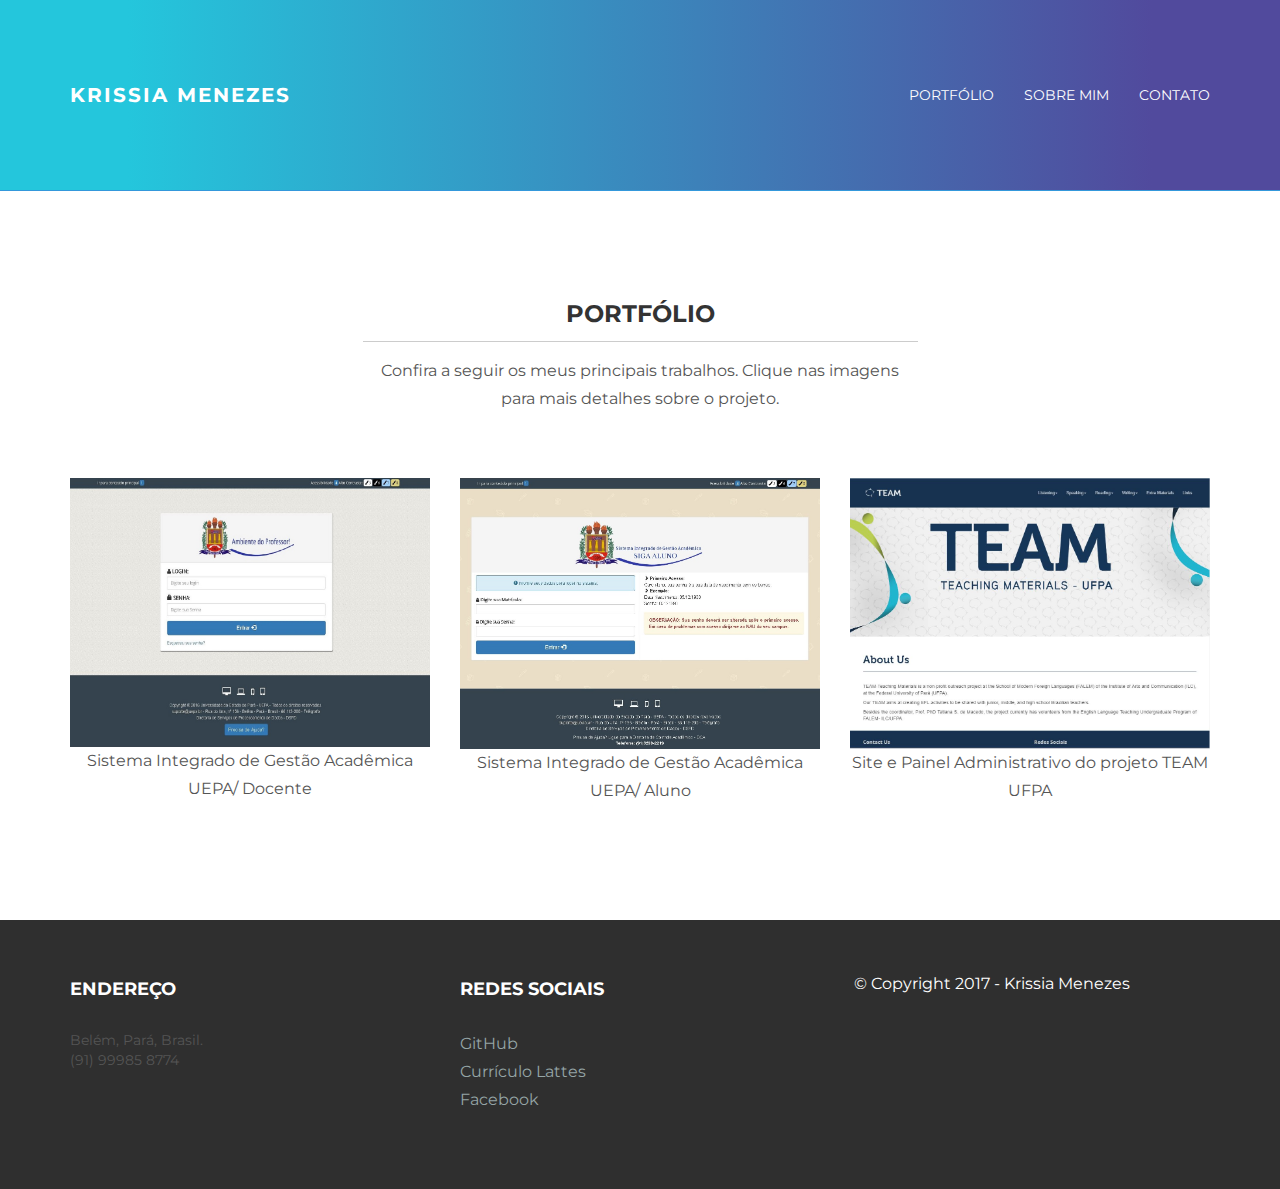
<file: portfolio.html>
<!DOCTYPE html>
<html lang="pt-br">
  <head>
    <meta charset="utf-8">
    <meta http-equiv="X-UA-Compatible" content="IE=edge">
    <meta name="viewport" content="width=device-width, initial-scale=1.0">
    <meta name="description" content="Conheça os trabalhos de Krissia Menezes.">
    <meta name="author" content="Krissia Menezes">
    <link rel="shortcut icon" href="../../docs-assets/ico/favicon.png">

    <title>Portfólio | Krissia Menezes - Desenvolvedora Front-end e Back-end</title>

    <link href="assets/css/bootstrap.css" rel="stylesheet">
    <!-- CSS customizado deste site -->
    <link href="assets/css/main.css" rel="stylesheet">
	  <script>
  (function(i,s,o,g,r,a,m){i['GoogleAnalyticsObject']=r;i[r]=i[r]||function(){
  (i[r].q=i[r].q||[]).push(arguments)},i[r].l=1*new Date();a=s.createElement(o),
  m=s.getElementsByTagName(o)[0];a.async=1;a.src=g;m.parentNode.insertBefore(a,m)
  })(window,document,'script','https://www.google-analytics.com/analytics.js','ga');

  ga('create', 'UA-105756592-1', 'auto');
  ga('send', 'pageview');

</script>
  </head>

  <body>

    <!-- Barra de navegação -->
    <header role="banner" class="navbar navbar-inverse navbar-static-top">
      <div class="container">
        <div class="navbar-header">
          <button type="button" class="navbar-toggle" data-toggle="collapse" data-target=".navbar-collapse">
            <span class="icon-bar"></span>
            <span class="icon-bar"></span>
            <span class="icon-bar"></span>
          </button>
          <a class="navbar-brand" href="index.html">Krissia Menezes</a>
        </div>
        <nav role="navigation" class="navbar-collapse collapse">
          <ul class="nav navbar-nav navbar-right">
            <li><a href="portfolio.html">Portfólio</a></li>
            <li><a href="sobre.html">Sobre mim</a></li>
            <li><a href="contato.html">Contato</a></li>
          </ul>
        </nav>
      </div>
    </header>
	
	<section role="main" class="container pt">
		<header role="heading" class="row mt">
			<div class="col-lg-6 col-lg-offset-3 centered">
				<h3>PORTFÓLIO</h3>
				<hr>
				<p>Confira a seguir os meus principais trabalhos. Clique nas imagens para mais detalhes sobre o projeto.</p>
			</div>
		</header>
		<article role="article" class="row mt centered">
			<div class="col-lg-4">
				<a class="zoom blue" data-toggle="modal" data-target="#sigaDocenteModal" href="#"><img class="img-responsive"  src="assets/img/portfolio/siga-docente-uepa.JPG" alt="Ícone flat de uma tela do SIGA - Docente - UEPA, que mostra uma tela de login" /></a>
				<p class="title-trabalho">Sistema Integrado de Gestão Acadêmica UEPA/ Docente</p>
			</div>
			<div class="col-lg-4">
				<a class="zoom blue"  data-toggle="modal" data-target="#sigaAlunoModal" href="#"><img class="img-responsive" src="assets/img/portfolio/siga-aluno-uepa.JPG" alt="Ícone flat de uma tela do SIGA - Aluno - UEPA, que mostra uma tela de login" /></a>
				<p class="title-trabalho">Sistema Integrado de Gestão Acadêmica UEPA/ Aluno </p>
			</div>
			<div class="col-lg-4">
				<a class="zoom blue" href=""><img class="img-responsive" src="assets/img/portfolio/teamufpa.jpg" width="400" height="300" alt="Imagem da página principal do site TEAM UFPA" /></a>
				<p class="title-trabalho">Site e Painel Administrativo do projeto TEAM UFPA</p>
			</div>
		</article>
	</section>
	<div class="modal fade" id="sigaAlunoModal" role="dialog">
		<div class="modal-dialog">
			<div class="modal-content">
				<div class="modal-header">
					<button type="button" class="close" data-dismiss="modal">&times;</button>
					<h4 class="text-center modal-title">PROJETO: SIGA ALUNO UEPA</h4>
				</div>
				<div class="modal-body">
					<p>Redesign do Sistema Integrado de Gestão Acadêmica da UEPA, com layout responsivo e implementação de padrões de acessibilidade de páginas Web. O que permitiu que pessoas com baixa ou nem uma visão acessem o sistema</p>
					<article role="article" class="row centered">
						<img class="img-mobi img-modal" src="assets/img/portfolio/siga-aluno-uepa-mobi.jpeg" alt="">
						<img class="img-modal" src="assets/img/portfolio/siga-aluno-uepa.JPG" alt="">
						<p><bt>Cliente: <a href="http://www.uepa.br/">Universidade do Estado do Pará</a></bt> -
							<bt>Tipo: Desenvolvimento de sistema (front-end e back-end)
							</bt> - <bt>Data: Agosto de 2016</bt>
						</p>
					</article>
				</div>
				<div class="modal-footer">
					<button type="button" class="btn btn-default" data-dismiss="modal">Close</button>
				</div>
			</div>
		</div>
	</div>
	<div class="modal fade" id="sigaDocenteModal" role="dialog">
		<div class="modal-dialog">
			<div class="modal-content">
				<div class="modal-header">
					<button type="button" class="close" data-dismiss="modal">&times;</button>
					<h4 class="text-center modal-title">PROJETO: SIGA DOCENTE UEPA</h4>
				</div>
				<div class="modal-body">
					<p>Redesign do Sistema Integrado de Gestão Acadêmica da UEPA, com layout responsivo e implementação de padrões de acessibilidade de páginas Web. O que permitiu que pessoas com baixa ou nem uma visão acessem o sistema</p>
					<article role="article" class="row centered">
						<img class="img-mobi img-modal" src="assets/img/portfolio/siga-docente-uepa-mobi.jpeg" alt="">
						<img class="img-modal" src="assets/img/portfolio/siga-docente-uepa.JPG" alt="">
						<p><bt>Cliente: <a href="http://www.uepa.br/">Universidade do Estado do Pará</a></bt> -
							<bt>Tipo: Desenvolvimento de sistema (front-end e back-end)
							</bt> - <bt>Data: Agosto de 2016</bt>
						</p>
					</article>
				</div>
				<div class="modal-footer">
					<button type="button" class="btn btn-default" data-dismiss="modal">Close</button>
				</div>
			</div>
		</div>
	</div>
	
<footer id="footer" role="contentinfo">
		<div class="container">
			<div class="row">
				<div class="col-lg-4">
					<h4>Endereço</h4>
					<address>
					Belém, Pará, Brasil.
						<br/>
						(91) 99985 8774<br/>
					</address>
				</div>
				
				<div class="col-lg-4">
					<h4>Redes Sociais</h4>
					<p>
						<a href="https://github.com/krissiam">GitHub</a><br/>
						<a href="http://buscatextual.cnpq.br/buscatextual/visualizacv.do?id=K8104879Z3">Currículo Lattes</a><br/>
						<a href="https://www.facebook.com/krissia.mikaelly">Facebook</a>
					</p>
				</div>
				
				<div class="col-lg-4">
					<p> © Copyright 2017 - Krissia Menezes </p>
				</div>
			
			</div>
		
		</div>
	</footer>
	
    <!-- JavaScript no fim da página para rápido carregamento -->
    <script src="https://code.jquery.com/jquery-1.10.2.min.js"></script>
    <script src="assets/js/hover.zoom.js"></script>
    <script src="assets/js/hover.zoom.conf.js"></script>
    <script src="assets/js/bootstrap.min.js"></script>

    <!-- HTML5 shim e Respond.js para suporte ao HTML5 em navegadores antigos -->
    <!--[if lt IE 9]>
      <script src="https://oss.maxcdn.com/libs/html5shiv/3.7.0/html5shiv.js"></script>
      <script src="https://oss.maxcdn.com/libs/respond.js/1.3.0/respond.min.js"></script>
    <![endif]-->
  </body>
</html>
</file>
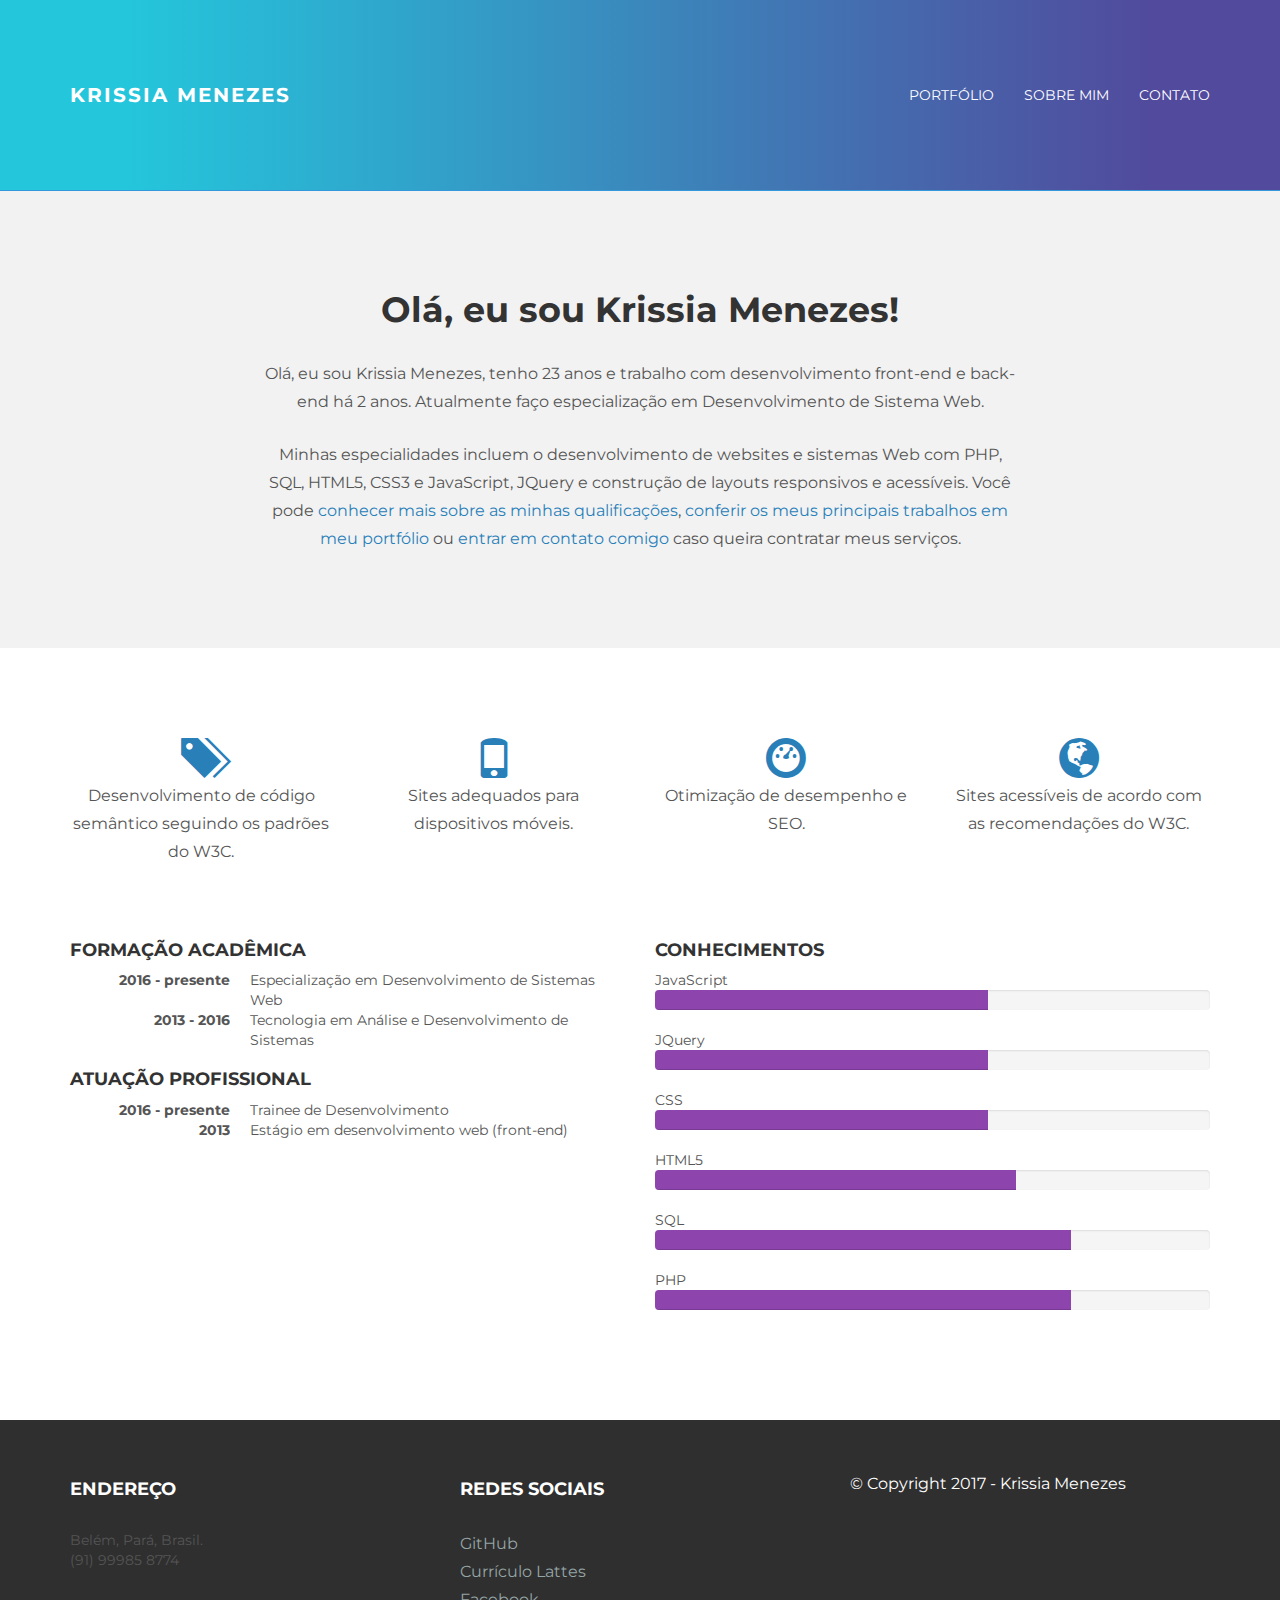
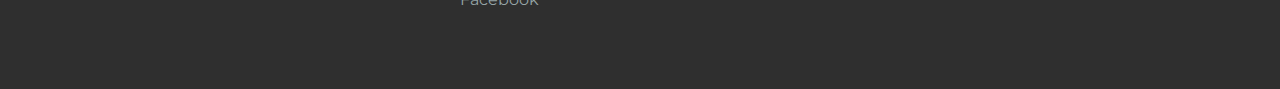
<file: sobre.html>
<!DOCTYPE html>
<html lang="pt-br">
  <head>
    <meta charset="utf-8">
    <meta http-equiv="X-UA-Compatible" content="IE=edge">
    <meta name="viewport" content="width=device-width, initial-scale=1.0">
    <meta name="description" content="Conheça mais sobre Krissia Menezes.">
    <meta name="author" content="Krissia Menezes">
    <link rel="shortcut icon" href="../../docs-assets/ico/favicon.png">

    <title>Sobre Krissia Menezes | Krissia Menezes - Desenvolvedora Front-end e Back-end</title>

    <link href="assets/css/bootstrap.css" rel="stylesheet">
    <!-- CSS customizado deste site -->
    <link href="assets/css/main.css" rel="stylesheet">
  </head>

  <body>

    <!-- Barra de navegação -->
    <header role="banner" class="navbar navbar-inverse navbar-static-top">
      <div class="container">
        <div class="navbar-header">
          <button type="button" class="navbar-toggle" data-toggle="collapse" data-target=".navbar-collapse">
            <span class="icon-bar"></span>
            <span class="icon-bar"></span>
            <span class="icon-bar"></span>
          </button>
          <a class="navbar-brand" href="index.html">Krissia Menezes</a>
        </div>
        <nav role="navigation" class="navbar-collapse collapse">
          <ul class="nav navbar-nav navbar-right">
            <li><a href="portfolio.html">Portfólio</a></li>
            <li><a href="sobre.html">Sobre mim</a></li>
            <li><a href="contato.html">Contato</a></li>
          </ul>
        </nav>
      </div>
    </header>
    
	<section role="main" id="ww">
	    <div class="container">
			<div class="row">
				<div class="col-lg-8 col-lg-offset-2 centered">
					<h1>Olá, eu sou Krissia Menezes!</h1>
					<p>Olá, eu sou Krissia Menezes, tenho 23 anos e trabalho com desenvolvimento front-end e back-end há 2 anos. Atualmente faço especialização em Desenvolvimento de Sistema Web.</p>
					<p>Minhas especialidades incluem o desenvolvimento de websites e sistemas Web com PHP, SQL, HTML5, CSS3 e JavaScript, JQuery e construção de layouts responsivos e acessíveis. Você pode <a href="sobre.html">conhecer mais sobre as minhas qualificações</a>, <a href="portfolio.html">conferir os meus principais trabalhos em meu portfólio</a> ou <a href="contato.html">entrar em contato comigo</a> caso queira contratar meus serviços.</p>
				
				</div>
			</div>
	    </div>
	</section>
	
	<aside role="complementary" class="container pt">
		<div class="row mt centered">	
			<div class="col-lg-3">
				<span class="glyphicon glyphicon-tags"></span>
				<p>Desenvolvimento de código semântico seguindo os padrões do W3C.</p>
			</div>
			
			<div class="col-lg-3">
				<span class="glyphicon glyphicon-phone"></span>
				<p>Sites adequados para dispositivos móveis.</p>
			</div>

			<div class="col-lg-3">
				<span class="glyphicon glyphicon-dashboard"></span>
				<p>Otimização de desempenho e SEO.</p>
			</div>

			<div class="col-lg-3">
				<span class="glyphicon glyphicon-globe"></span>
				<p>Sites acessíveis de acordo com as recomendações do W3C.</p>
			</div>
		</div><!-- /row -->
		
		<div class="row mt">
			<div class="col-lg-6">
				<h4>FORMAÇÃO ACADÊMICA</h4>
				<dl class="dl-horizontal">
				  <dt>2016 - presente </dt>
				  <dd>Especialização em Desenvolvimento de Sistemas Web</dd>
                  <dt>2013 - 2016 </dt>
				  <dd>Tecnologia em Análise e Desenvolvimento de Sistemas</dd>	
				</dl>

				<h4>ATUAÇÃO PROFISSIONAL</h4>
				<dl class="dl-horizontal">
				  <dt>2016 - presente </dt>
				  <dd>Trainee de Desenvolvimento</dd>
				  <dt>2013 </dt>
				  <dd>Estágio em desenvolvimento web (front-end)</dd>
			  </dl>
			</div>
			
			<div class="col-lg-6">
				<h4>CONHECIMENTOS</h4>
				JavaScript
				<div class="progress">
					<div class="progress-bar progress-bar-theme" role="progressbar" aria-valuenow="60" aria-valuemin="0" aria-valuemax="100" style="width: 60%;">
						<span class="sr-only">60% completo</span>
					</div>
				</div>
				JQuery
				<div class="progress">
					<div class="progress-bar progress-bar-theme" role="progressbar" aria-valuenow="60" aria-valuemin="0" aria-valuemax="100" style="width: 60%;">
						<span class="sr-only">60% completo</span>
					</div>
				</div>
				CSS
				<div class="progress">
					<div class="progress-bar progress-bar-theme" role="progressbar" aria-valuenow="80" aria-valuemin="0" aria-valuemax="100" style="width: 60%;">
						<span class="sr-only">60% completo</span>
					</div>
				</div>
				
				HTML5
				<div class="progress">
					<div class="progress-bar progress-bar-theme" role="progressbar" aria-valuenow="95" aria-valuemin="0" aria-valuemax="100" style="width: 65%;">
						<span class="sr-only">65% completo</span>
					</div>
				</div>
                SQL
				<div class="progress">
					<div class="progress-bar progress-bar-theme" role="progressbar" aria-valuenow="75" aria-valuemin="0" aria-valuemax="100" style="width: 75%;">
						<span class="sr-only">75% completo</span>
					</div>
				</div>
				PHP
				<div class="progress">
					<div class="progress-bar progress-bar-theme" role="progressbar" aria-valuenow="75" aria-valuemin="0" aria-valuemax="100" style="width: 75%;">
						<span class="sr-only">75% completo</span>
					</div>
				</div>
			</div>
            
		</div>
	</aside>
	
	<footer id="footer" role="contentinfo">
		<div class="container">
			<div class="row">
				<div class="col-lg-4">
					<h4>Endereço</h4>
					<address>
					Belém, Pará, Brasil.
						<br/>
						(91) 99985 8774<br/>
					</address>
				</div>
				
				<div class="col-lg-4">
					<h4>Redes Sociais</h4>
					<p>
						<a href="https://github.com/krissiam">GitHub</a><br/>
						<a href="http://buscatextual.cnpq.br/buscatextual/visualizacv.do?id=K8104879Z3">Currículo Lattes</a><br/>
						<a href="https://www.facebook.com/krissia.mikaelly">Facebook</a>
					</p>
				</div>
				
				<div class="col-lg-4">
					<p>© Copyright 2017 - Krissia Menezes </p>
				</div>
			
			</div>
		
		</div>
	</footer>
	
    <!-- JavaScript no fim da página para rápido carregamento -->
    <script src="https://code.jquery.com/jquery-1.10.2.min.js"></script>
    <script src="assets/js/hover.zoom.js"></script>
    <script src="assets/js/hover.zoom.conf.js"></script>
    <script src="assets/js/bootstrap.min.js"></script>
<script>
  (function(i,s,o,g,r,a,m){i['GoogleAnalyticsObject']=r;i[r]=i[r]||function(){
  (i[r].q=i[r].q||[]).push(arguments)},i[r].l=1*new Date();a=s.createElement(o),
  m=s.getElementsByTagName(o)[0];a.async=1;a.src=g;m.parentNode.insertBefore(a,m)
  })(window,document,'script','https://www.google-analytics.com/analytics.js','ga');

  ga('create', 'UA-105756592-1', 'auto');
  ga('send', 'pageview');

</script>
    <!-- HTML5 shim e Respond.js para suporte ao HTML5 em navegadores antigos -->
    <!--[if lt IE 9]>
      <script src="https://oss.maxcdn.com/libs/html5shiv/3.7.0/html5shiv.js"></script>
      <script src="https://oss.maxcdn.com/libs/respond.js/1.3.0/respond.min.js"></script>
    <![endif]-->
  </body>
</html>
</file>
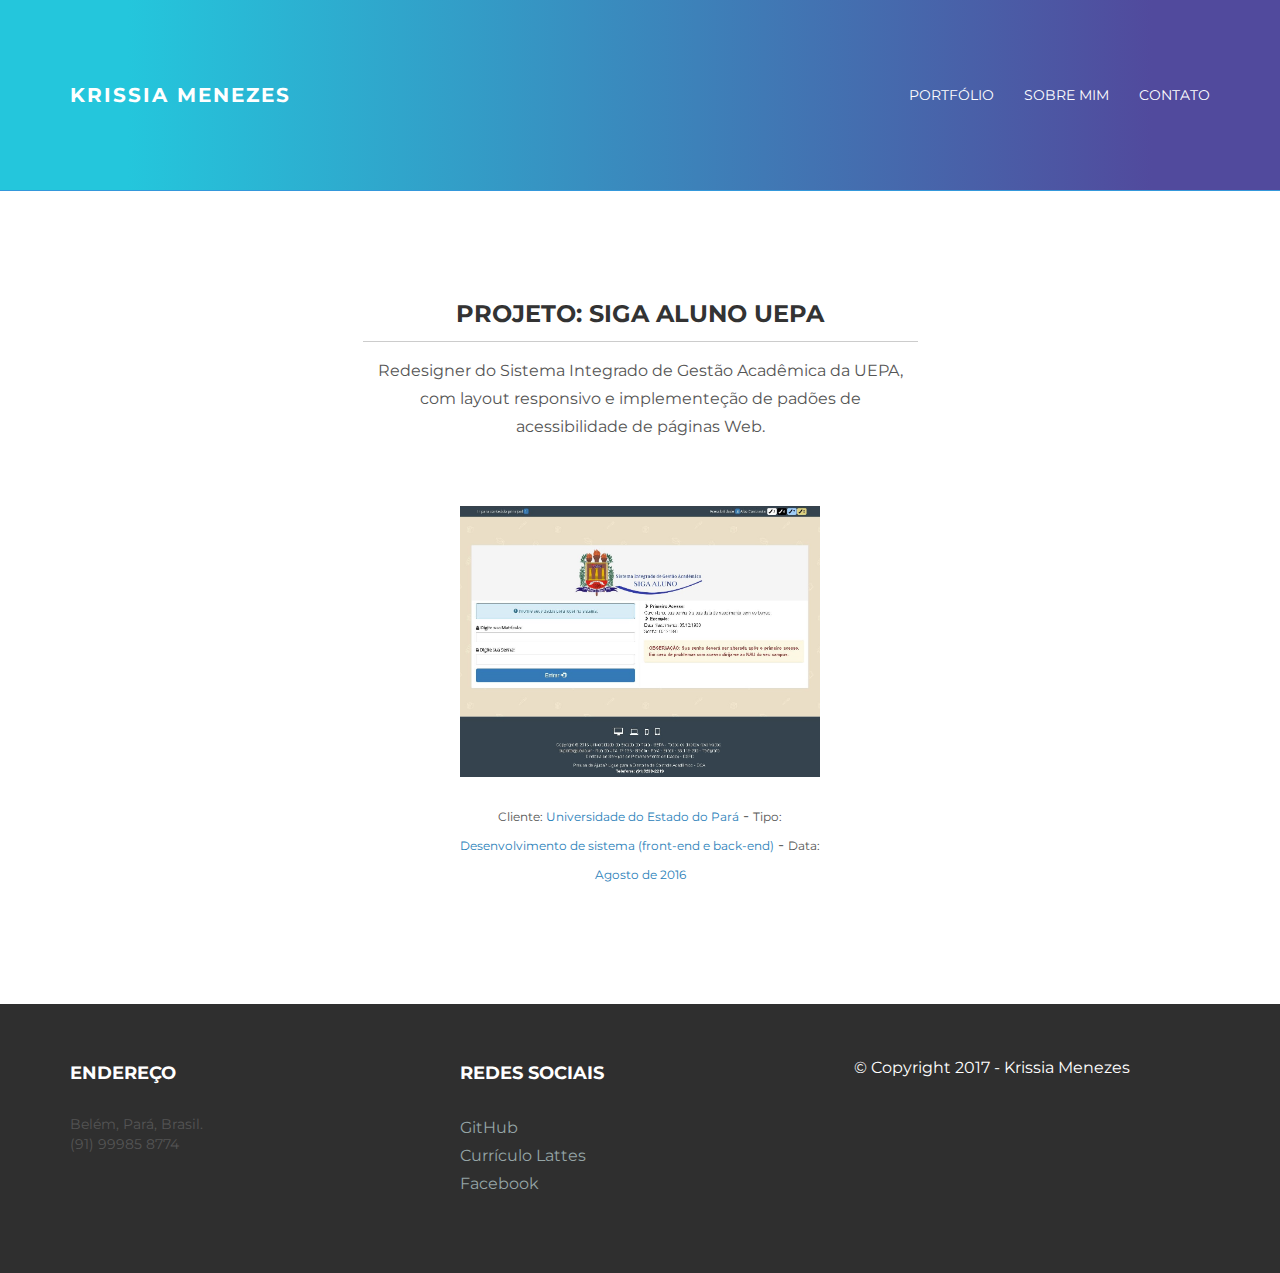
<file: trabalho.html>
<!DOCTYPE html>
<html lang="pt-br">
  <head>
    <meta charset="utf-8">
    <meta http-equiv="X-UA-Compatible" content="IE=edge">
    <meta name="viewport" content="width=device-width, initial-scale=1.0">
    <meta name="description" content="Detalhes sobre o trabalho Agência Web, desenvolvido por Krissia Menezes.">
    <meta name="author" content="Krissia Menezes">
    <link rel="shortcut icon" href="../../docs-assets/ico/favicon.png">

    <title>Agência Web | Portfólio | Krissia Menezes - Desenvolvedor Front-end e Back-end</title>

    <link href="assets/css/bootstrap.css" rel="stylesheet">
    <!-- CSS customizado deste site -->
    <link href="assets/css/main.css" rel="stylesheet">
  </head>

  <body>

    <!-- Barra de navegação -->
    <header role="banner" class="navbar navbar-inverse navbar-static-top">
      <div class="container">
        <div class="navbar-header">
          <button type="button" class="navbar-toggle" data-toggle="collapse" data-target=".navbar-collapse">
            <span class="icon-bar"></span>
            <span class="icon-bar"></span>
            <span class="icon-bar"></span>
          </button>
          <a class="navbar-brand" href="index.html">Krissia Menezes</a>
        </div>
        <nav role="navigation" class="navbar-collapse collapse">
          <ul class="nav navbar-nav navbar-right">
            <li><a href="portfolio.html">Portfólio</a></li>
            <li><a href="sobre.html">Sobre mim</a></li>
            <li><a href="contato.html">Contato</a></li>
          </ul>
        </nav>
      </div>
    </header>
	
	<section role="main" class="container pt">
		<header role="heading" class="row mt">
			<div class="col-lg-6 col-lg-offset-3 centered">
				<h3>PROJETO: SIGA ALUNO UEPA</h3>
				<hr>
				<p>Redesigner do Sistema Integrado de Gestão Acadêmica da UEPA, com layout responsivo e implementeção de padões de acessibilidade de páginas Web.</p>
			</div>
		</header>
		<article role="article" class="row mt centered">	
			<div class="col-lg-4 col-lg-offset-4">
				<p><img class="img-responsive" src="assets/img/portfolio/siga-aluno-uepa.JPG" alt=""></p>
				<p><bt>Cliente: <a href="http://www.uepa.br/">Universidade do Estado do Pará</a></bt> - <bt>Tipo: <a href="http://siga.uepa.br/sigaluno/">Desenvolvimento de sistema (front-end e back-end)</a></bt> - <bt>Data: <a href="#">Agosto de 2016</a></bt></p>
			</div>
		</article>
	</section>
	
	
	<footer id="footer" role="contentinfo">
		<div class="container">
			<div class="row">
				<div class="col-lg-4">
					<h4>Endereço</h4>
					<address>
					Belém, Pará, Brasil.
						<br/>
						(91) 99985 8774<br/>
					</address>
				</div>
				
				<div class="col-lg-4">
					<h4>Redes Sociais</h4>
					<p>
						<a href="https://github.com/krissiam">GitHub</a><br/>
						<a href="http://buscatextual.cnpq.br/buscatextual/visualizacv.do?id=K8104879Z3">Currículo Lattes</a><br/>
						<a href="https://www.facebook.com/krissia.mikaelly">Facebook</a>
					</p>
				</div>
			
				<div class="col-lg-4">
					<p> © Copyright 2017 - Krissia Menezes </p>
				</div>
			
			</div>
		
		</div>
	</footer>
	
    <!-- JavaScript no fim da página para rápido carregamento -->
    <script src="https://code.jquery.com/jquery-1.10.2.min.js"></script>
    <script src="assets/js/hover.zoom.js"></script>
    <script src="assets/js/hover.zoom.conf.js"></script>
    <script src="assets/js/bootstrap.min.js"></script>

    <!-- HTML5 shim e Respond.js para suporte ao HTML5 em navegadores antigos -->
    <!--[if lt IE 9]>
      <script src="https://oss.maxcdn.com/libs/html5shiv/3.7.0/html5shiv.js"></script>
      <script src="https://oss.maxcdn.com/libs/respond.js/1.3.0/respond.min.js"></script>
    <![endif]-->
  </body>
</html>
</file>
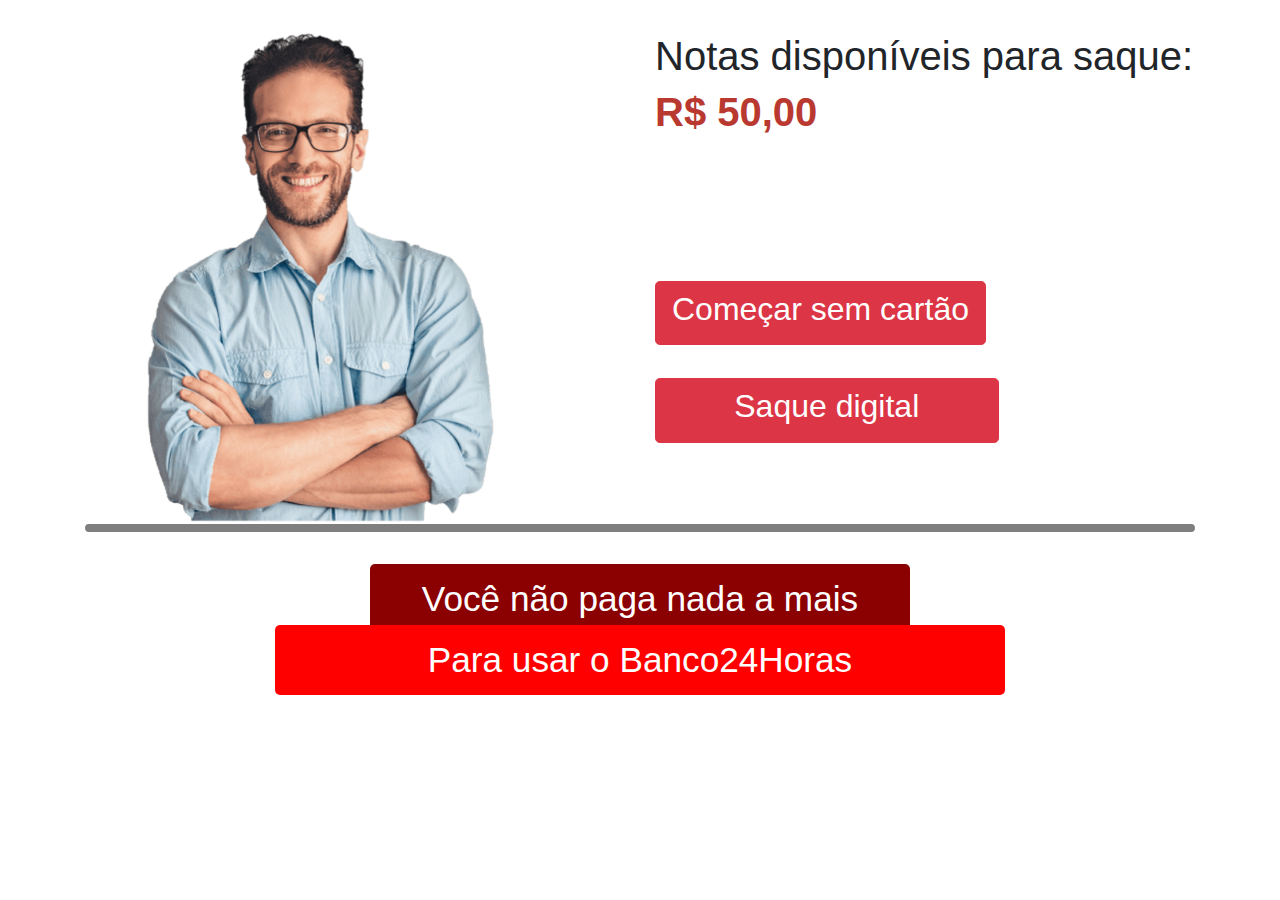
<file: banco/banco.html>
<!DOCTYPE html>
<html lang="pt-br">
<head>
    <title>Banco 24 horas</title>
    <meta charset="utf-8">
    <meta name="viewport" content="width=device-width, initial-scale=1">
    <link rel="stylesheet" href="https://maxcdn.bootstrapcdn.com/bootstrap/4.3.1/css/bootstrap.min.css">
    <script src="https://ajax.googleapis.com/ajax/libs/jquery/3.4.1/jquery.min.js"></script>
    <script src="https://cdnjs.cloudflare.com/ajax/libs/popper.js/1.14.7/umd/popper.min.js"></script>
    <script src="https://maxcdn.bootstrapcdn.com/bootstrap/4.3.1/js/bootstrap.min.js"></script>
    <link rel="stylesheet" href="https://use.fontawesome.com/releases/v5.7.0/css/all.css" integrity="sha384-lZN37f5QGtY3VHgisS14W3ExzMWZxybE1SJSEsQp9S+oqd12jhcu+A56Ebc1zFSJ" crossorigin="anonymous">
    <style>

        #banco{
            margin-top: 10%;
            width: 80%;
        }
        #garotoo{
            width: 90%;
            margin-top: 5%;

        }
        #texto{
            margin-top: 25%;
            font-weight: 600;
            font-size: 3.2rem;
        }
        hr {
            margin-top: 0rem;
            margin-bottom: 2rem;
            -webkit-border-radius: 10px;
            -moz-border-radius: 10px;
            -ms-border-radius: 10px;
            border-radius: 10px;

            border: 4px solid rgba(0,0,0,.5);
            -webkit-box-shadow: inset 0 0 20px #000;
            -moz-box-shadow: inset 0 0 20px #000;
            -ms-box-shadow: inset 0 0 20px #000;
            box-shadow: inset 0 0 20px #000;
        }
        .modal-xl {
            max-width: 1020px;
        }
        .modal-backdrop.show {
            opacity: 0;
        }/*
        hr{
            border-color:#aaa;
            box-sizing:border-box;
            width:100%;
        }*/
    </style>
</head>
<body>
<div class="container">
    <div class="row">
        <div class="col-sm-6">
            <img id="garotoo" src="garotoo.png" alt="Minha Figura">
        </div>
        <div class="col-sm-6">
            <h1 style="margin-top: 6%">Notas disponíveis para saque:</h1>
            <h1 style="color: #b93930;"><b>R$ 50,00</b></h1>
            <div id="texto">
                <button type="button" class="btn btn-lg btn-danger"><h2>Começar sem cartão <i class="fas fa-angle-double-right"></i></h2></button>
                <br>
                <button style="margin-top: 30px;" type="button" class="btn btn-lg btn-danger"><h2>&nbsp;&nbsp;&nbsp;&nbsp;&nbsp;&nbsp;&nbsp;Saque digital&nbsp;&nbsp;&nbsp;&nbsp;&nbsp;&nbsp;&nbsp;<i class="fas fa-angle-double-right"></i></h2></button>
                <!-- <p>Bem vindo<br>Por favor, coloque e não retire o seu cartão.</p>
                 <img id="banco" src="banco24horas.png" alt="Minha Figura">-->
        </div>

        </div>

        <div class="col-sm-12">
        <hr>
<!--
            <button class="btn btn-primary" data-toggle="modal" data-target=".bd-example-modal-xl">Modal extra grande</button>
-->

        </div>
        <div class="col-md-3">
        </div>
        <div class="col-sm-6">
            <div style="text-align: center; background-color: darkred; color: white;border-radius: 5px;">
                <h2 style="line-height: 2; font-size: 2.2rem; margin-bottom: -0.6rem;">Você não paga nada a mais</h2>
            </div>
        </div>
        <div class="col-md-3">
        </div>
        <div class="col-md-2">
        </div>
        <div class="col-sm-8">
            <div style="text-align: center; background-color: red; color: white;border-radius: 5px;">
                <h2 style="line-height: 2; font-size: 2.2em;">Para usar o Banco24Horas</h2>
            </div>
        </div>
        <div class="col-md-2">
        </div>
    </div>
</div>
<!-- Modal extra grande -->

<div class="modal fade bd-example-modal-xl" tabindex="-1" role="dialog" aria-labelledby="myExtraLargeModalLabel" aria-hidden="true">
    <div class="modal-dialog modal-xl">
        <div class="modal-content">
            <div class="row">
                <div class="col-md-1">
                </div>
                <div class="col-md-10">
                    <br><br>
                    <br><br>
                    <br><br>
                    <div style="text-align: center; background-color: darkred; color: white">
                        <br>
                        <h1>Não retire seu cartão.</h1>
                        <br>
                    </div>
                    <br><br>
                    <br><br>
                    <br><br><br><br>
                    <br><br>
                    <br><br>
                </div>
                <div class="col-md-1">
                </div>
            </div>
        </div>
    </div>
</div>

</body>
</html>
</file>
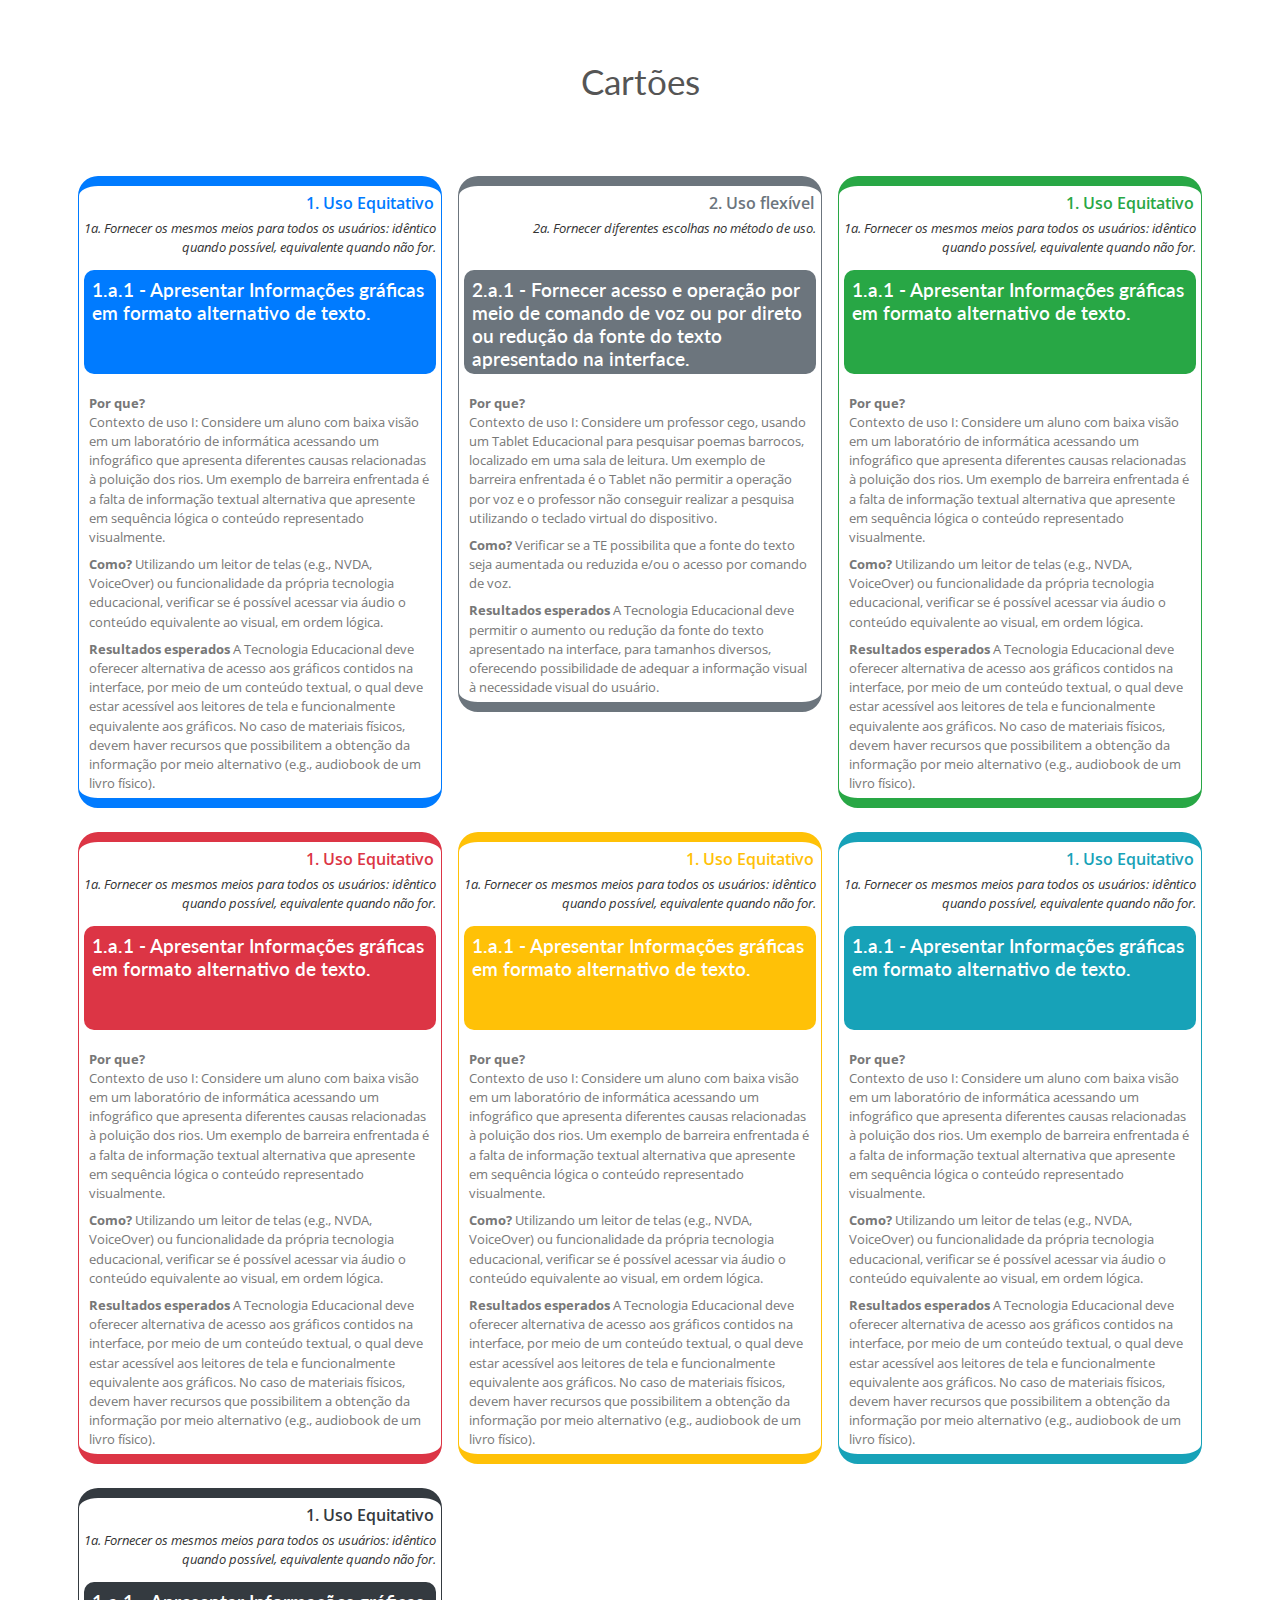
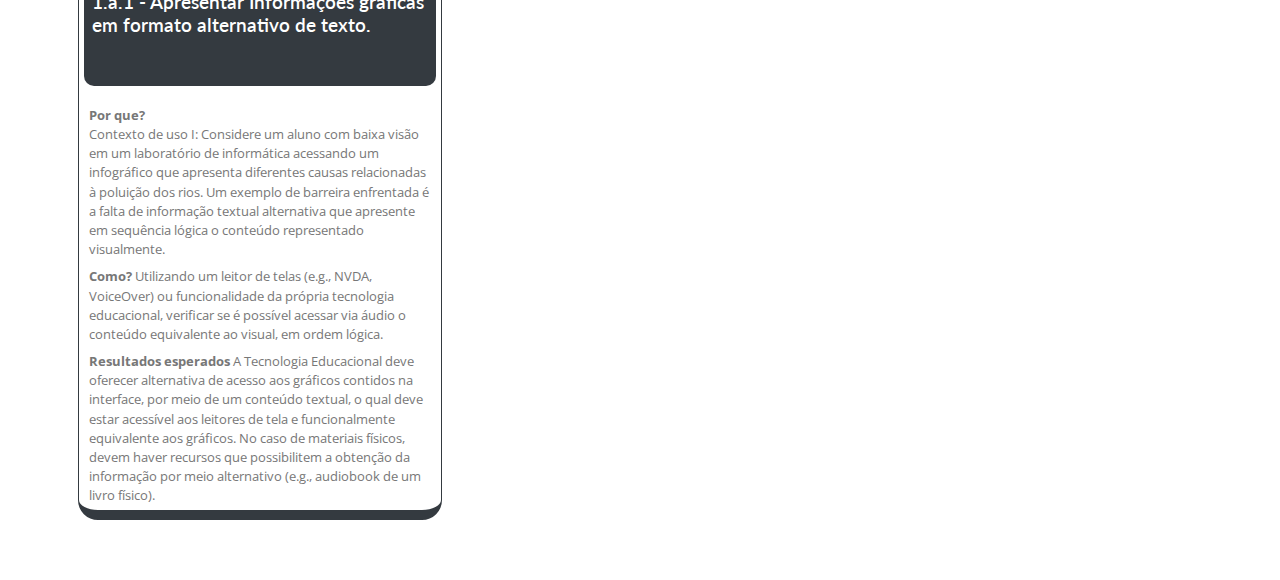
<file: MeTA/card.html>
<!DOCTYPE html>
<html lang="pt-br">

<head>
  <meta charset="utf-8">
  <meta content="width=device-width, initial-scale=1.0" name="viewport">

  <title>Cartões</title>
  <meta content="" name="descriptison">
  <meta content="" name="keywords">

  <!-- Favicons -->
  <link href="assets/img/favicon.png" rel="icon">
  <link href="assets/img/apple-touch-icon.png" rel="apple-touch-icon">

  <!-- Google Fonts -->
  <link href="https://fonts.googleapis.com/css?family=Open+Sans:300,300i,400,400i,600,600i,700,700i|Lato:400,300,700,900" rel="stylesheet">

  <!-- Vendor CSS Files -->
  <link href="assets/vendor/bootstrap/css/bootstrap.min.css" rel="stylesheet">
  <link href="assets/vendor/animate.css/animate.min.css" rel="stylesheet">
  <link href="assets/vendor/icofont/icofont.min.css" rel="stylesheet">
  <link href="assets/vendor/venobox/venobox.css" rel="stylesheet">

  <!-- Template Main CSS File -->
  <link href="assets/css/style.css" rel="stylesheet">

  <style>
    .card-body {
      padding: 0;
    }
    .card-body > h5 {
      font-size: 1.2rem;
      padding: 8px;
      height: 6.5rem;
      color: #fff;
      font-weight: 600;
      border: 1px ;
      border-left: none;
      border-right: none;
      border-radius: 10px;
    }
    .card{
      border-top: 10px solid;
      border-bottom: 10px solid;
      border-radius: 20px;
      padding: .3rem;
      background: #fff;
      min-height: 24rem;
      margin-top: 1.5rem;
    }
    .principio {
      font-weight: 600;
      font-size: 1rem;
      margin: 0 -.35rem;
      padding-right: .5rem;
    }
    .recomendacao {
      font-size: .8rem!important;
      margin: .3em 0 10px 0;
      color: #333;
      font-weight: 400;
      min-height: 3.2em;
    }
    .cards p {
      color: #333;
    }

    .descricao {
      font-size: .8rem;
      margin: 0 .3rem;
    }
    .pt-2, .py-2 {
      padding-top: .5rem!important;
    }
    .filter-app{
      padding-right: 8px !important;
      padding-left: 8px !important;
    }
  </style>
</head>

<body>
<!-- ======= Our Portfolio Section ======= -->
<section id="portfolio" class="portfolio">
  <div class="container">

    <div class="section-title">
      <h2>Cartões</h2>
    </div>

    <div class="row ">
      <div class="col-lg-4 col-md-6 filter-app">
        <div class="card border-primary" >
          <div class="card-body">
            <p class="principio text-right text-primary">1. Uso Equitativo</p>
            <p class="recomendacao text-right"><i>1a. Fornecer os mesmos meios para todos os usuários: idêntico quando possível, equivalente quando não for.</i></p>
            <h5 class="card-title bg-primary">1.a.1 - Apresentar Informações gráficas em formato alternativo de texto. </h5>
            <p class="pt-2 descricao"><strong>Por que?</strong> <br>Contexto de uso I: Considere um aluno com baixa visão em um laboratório de informática acessando um infográfico que apresenta diferentes causas relacionadas à poluição dos rios. Um exemplo de barreira enfrentada é a falta de informação textual alternativa que apresente em sequência lógica o conteúdo representado visualmente.</p>
            <p class="pt-2 descricao"><strong>Como?</strong> Utilizando um leitor de telas (e.g., NVDA, VoiceOver) ou funcionalidade da própria tecnologia educacional, verificar se é possível acessar via áudio o conteúdo equivalente ao visual, em ordem lógica.</p>
            <p class="pt-2 descricao"><strong>Resultados esperados</strong> A Tecnologia Educacional deve oferecer alternativa de acesso aos gráficos contidos na interface, por meio de um conteúdo textual, o qual deve estar acessível aos leitores de tela e funcionalmente equivalente aos gráficos. No caso de materiais físicos, devem haver recursos que possibilitem a obtenção da informação por meio alternativo (e.g., audiobook de um livro físico).</p>
          </div>
        </div>
      </div>
      <div class="col-lg-4 col-md-6 filter-app">
        <div class="card border-secondary" >
          <div class="card-body">
            <p class="principio text-right text-secondary">2. Uso flexível</p>
            <p class="recomendacao text-right"><i>2a. Fornecer diferentes escolhas no método de uso.</i></p>
            <h5 class="card-title bg-secondary">2.a.1 - Fornecer acesso e operação por meio de comando de voz ou por direto ou redução da fonte do texto apresentado na interface. </h5>
            <p class="pt-2 descricao"><strong>Por que?</strong> <br>Contexto de uso I: Considere um professor cego, usando um Tablet Educacional para pesquisar poemas barrocos, localizado em uma sala de leitura. Um exemplo de barreira enfrentada é o Tablet não permitir a operação por voz e o professor não conseguir realizar a pesquisa utilizando o teclado virtual do dispositivo.</p>
            <p class="pt-2 descricao"><strong>Como?</strong> Verificar se a TE possibilita que a fonte do texto seja aumentada ou reduzida e/ou o acesso por comando de voz.</p>
            <p class="pt-2 descricao"><strong>Resultados esperados</strong>  A Tecnologia Educacional deve permitir o aumento ou redução da fonte do texto apresentado na interface, para tamanhos diversos, oferecendo possibilidade de adequar a informação visual à necessidade visual do usuário.</p>
          </div>
        </div>
      </div>
      <div class="col-lg-4 col-md-6 filter-app">
        <div class="card border-success" >
          <div class="card-body">
            <p class="principio text-right text-success">1. Uso Equitativo</p>
            <p class="recomendacao text-right"><i>1a. Fornecer os mesmos meios para todos os usuários: idêntico quando possível, equivalente quando não for.</i></p>
            <h5 class="card-title bg-success ">1.a.1 - Apresentar Informações gráficas em formato alternativo de texto. </h5>
            <p class="pt-2 descricao"><strong>Por que?</strong> <br>Contexto de uso I: Considere um aluno com baixa visão em um laboratório de informática acessando um infográfico que apresenta diferentes causas relacionadas à poluição dos rios. Um exemplo de barreira enfrentada é a falta de informação textual alternativa que apresente em sequência lógica o conteúdo representado visualmente.</p>
            <p class="pt-2 descricao"><strong>Como?</strong> Utilizando um leitor de telas (e.g., NVDA, VoiceOver) ou funcionalidade da própria tecnologia educacional, verificar se é possível acessar via áudio o conteúdo equivalente ao visual, em ordem lógica.</p>
            <p class="pt-2 descricao"><strong>Resultados esperados</strong> A Tecnologia Educacional deve oferecer alternativa de acesso aos gráficos contidos na interface, por meio de um conteúdo textual, o qual deve estar acessível aos leitores de tela e funcionalmente equivalente aos gráficos. No caso de materiais físicos, devem haver recursos que possibilitem a obtenção da informação por meio alternativo (e.g., audiobook de um livro físico).</p>
          </div>
        </div>
      </div>
      <div class="col-lg-4 col-md-6 filter-app">
        <div class="card border-danger" >
          <div class="card-body">
            <p class="principio text-right text-danger">1. Uso Equitativo</p>
            <p class="recomendacao text-right"><i>1a. Fornecer os mesmos meios para todos os usuários: idêntico quando possível, equivalente quando não for.</i></p>
            <h5 class="card-title bg-danger ">1.a.1 - Apresentar Informações gráficas em formato alternativo de texto. </h5>
            <p class="pt-2 descricao"><strong>Por que?</strong> <br>Contexto de uso I: Considere um aluno com baixa visão em um laboratório de informática acessando um infográfico que apresenta diferentes causas relacionadas à poluição dos rios. Um exemplo de barreira enfrentada é a falta de informação textual alternativa que apresente em sequência lógica o conteúdo representado visualmente.</p>
            <p class="pt-2 descricao"><strong>Como?</strong> Utilizando um leitor de telas (e.g., NVDA, VoiceOver) ou funcionalidade da própria tecnologia educacional, verificar se é possível acessar via áudio o conteúdo equivalente ao visual, em ordem lógica.</p>
            <p class="pt-2 descricao"><strong>Resultados esperados</strong> A Tecnologia Educacional deve oferecer alternativa de acesso aos gráficos contidos na interface, por meio de um conteúdo textual, o qual deve estar acessível aos leitores de tela e funcionalmente equivalente aos gráficos. No caso de materiais físicos, devem haver recursos que possibilitem a obtenção da informação por meio alternativo (e.g., audiobook de um livro físico).</p>
          </div>
        </div>
      </div>
      <div class="col-lg-4 col-md-6 filter-app">
        <div class="card border-warning" >
          <div class="card-body">
            <p class="principio text-right text-warning">1. Uso Equitativo</p>
            <p class="recomendacao text-right"><i>1a. Fornecer os mesmos meios para todos os usuários: idêntico quando possível, equivalente quando não for.</i></p>
            <h5 class="card-title bg-warning ">1.a.1 - Apresentar Informações gráficas em formato alternativo de texto. </h5>
            <p class="pt-2 descricao"><strong>Por que?</strong> <br>Contexto de uso I: Considere um aluno com baixa visão em um laboratório de informática acessando um infográfico que apresenta diferentes causas relacionadas à poluição dos rios. Um exemplo de barreira enfrentada é a falta de informação textual alternativa que apresente em sequência lógica o conteúdo representado visualmente.</p>
            <p class="pt-2 descricao"><strong>Como?</strong> Utilizando um leitor de telas (e.g., NVDA, VoiceOver) ou funcionalidade da própria tecnologia educacional, verificar se é possível acessar via áudio o conteúdo equivalente ao visual, em ordem lógica.</p>
            <p class="pt-2 descricao"><strong>Resultados esperados</strong> A Tecnologia Educacional deve oferecer alternativa de acesso aos gráficos contidos na interface, por meio de um conteúdo textual, o qual deve estar acessível aos leitores de tela e funcionalmente equivalente aos gráficos. No caso de materiais físicos, devem haver recursos que possibilitem a obtenção da informação por meio alternativo (e.g., audiobook de um livro físico).</p>
          </div>
        </div>
      </div>
      <div class="col-lg-4 col-md-6 filter-app">
        <div class="card border-info" >
          <div class="card-body">
            <p class="principio text-right text-info">1. Uso Equitativo</p>
            <p class="recomendacao text-right"><i>1a. Fornecer os mesmos meios para todos os usuários: idêntico quando possível, equivalente quando não for.</i></p>
            <h5 class="card-title bg-info">1.a.1 - Apresentar Informações gráficas em formato alternativo de texto. </h5>
            <p class="pt-2 descricao"><strong>Por que?</strong> <br>Contexto de uso I: Considere um aluno com baixa visão em um laboratório de informática acessando um infográfico que apresenta diferentes causas relacionadas à poluição dos rios. Um exemplo de barreira enfrentada é a falta de informação textual alternativa que apresente em sequência lógica o conteúdo representado visualmente.</p>
            <p class="pt-2 descricao"><strong>Como?</strong> Utilizando um leitor de telas (e.g., NVDA, VoiceOver) ou funcionalidade da própria tecnologia educacional, verificar se é possível acessar via áudio o conteúdo equivalente ao visual, em ordem lógica.</p>
            <p class="pt-2 descricao"><strong>Resultados esperados</strong> A Tecnologia Educacional deve oferecer alternativa de acesso aos gráficos contidos na interface, por meio de um conteúdo textual, o qual deve estar acessível aos leitores de tela e funcionalmente equivalente aos gráficos. No caso de materiais físicos, devem haver recursos que possibilitem a obtenção da informação por meio alternativo (e.g., audiobook de um livro físico).</p>
          </div>
        </div>
      </div>
      <div class="col-lg-4 col-md-6 filter-app">
        <div class="card border-dark" >
          <div class="card-body">
            <p class="principio text-right text-dark">1. Uso Equitativo</p>
            <p class="recomendacao text-right"><i>1a. Fornecer os mesmos meios para todos os usuários: idêntico quando possível, equivalente quando não for.</i></p>
            <h5 class="card-title bg-dark ">1.a.1 - Apresentar Informações gráficas em formato alternativo de texto. </h5>
            <p class="pt-2 descricao"><strong>Por que?</strong> <br>Contexto de uso I: Considere um aluno com baixa visão em um laboratório de informática acessando um infográfico que apresenta diferentes causas relacionadas à poluição dos rios. Um exemplo de barreira enfrentada é a falta de informação textual alternativa que apresente em sequência lógica o conteúdo representado visualmente.</p>
            <p class="pt-2 descricao"><strong>Como?</strong> Utilizando um leitor de telas (e.g., NVDA, VoiceOver) ou funcionalidade da própria tecnologia educacional, verificar se é possível acessar via áudio o conteúdo equivalente ao visual, em ordem lógica.</p>
            <p class="pt-2 descricao"><strong>Resultados esperados</strong> A Tecnologia Educacional deve oferecer alternativa de acesso aos gráficos contidos na interface, por meio de um conteúdo textual, o qual deve estar acessível aos leitores de tela e funcionalmente equivalente aos gráficos. No caso de materiais físicos, devem haver recursos que possibilitem a obtenção da informação por meio alternativo (e.g., audiobook de um livro físico).</p>
          </div>
        </div>
      </div>
    </div>
  </div>
</section><!-- End Our Portfolio Section -->


<!-- Vendor JS Files -->
<script src="assets/vendor/jquery/jquery.min.js"></script>
<script src="assets/vendor/bootstrap/js/bootstrap.bundle.min.js"></script>
<script src="assets/vendor/jquery.easing/jquery.easing.min.js"></script>
<script src="assets/vendor/php-email-form/validate.js"></script>
<script src="assets/vendor/isotope-layout/isotope.pkgd.min.js"></script>
<script src="assets/vendor/venobox/venobox.min.js"></script>

<!-- Template Main JS File -->
<script src="assets/js/main.js"></script>

</body>

</html>
</file>
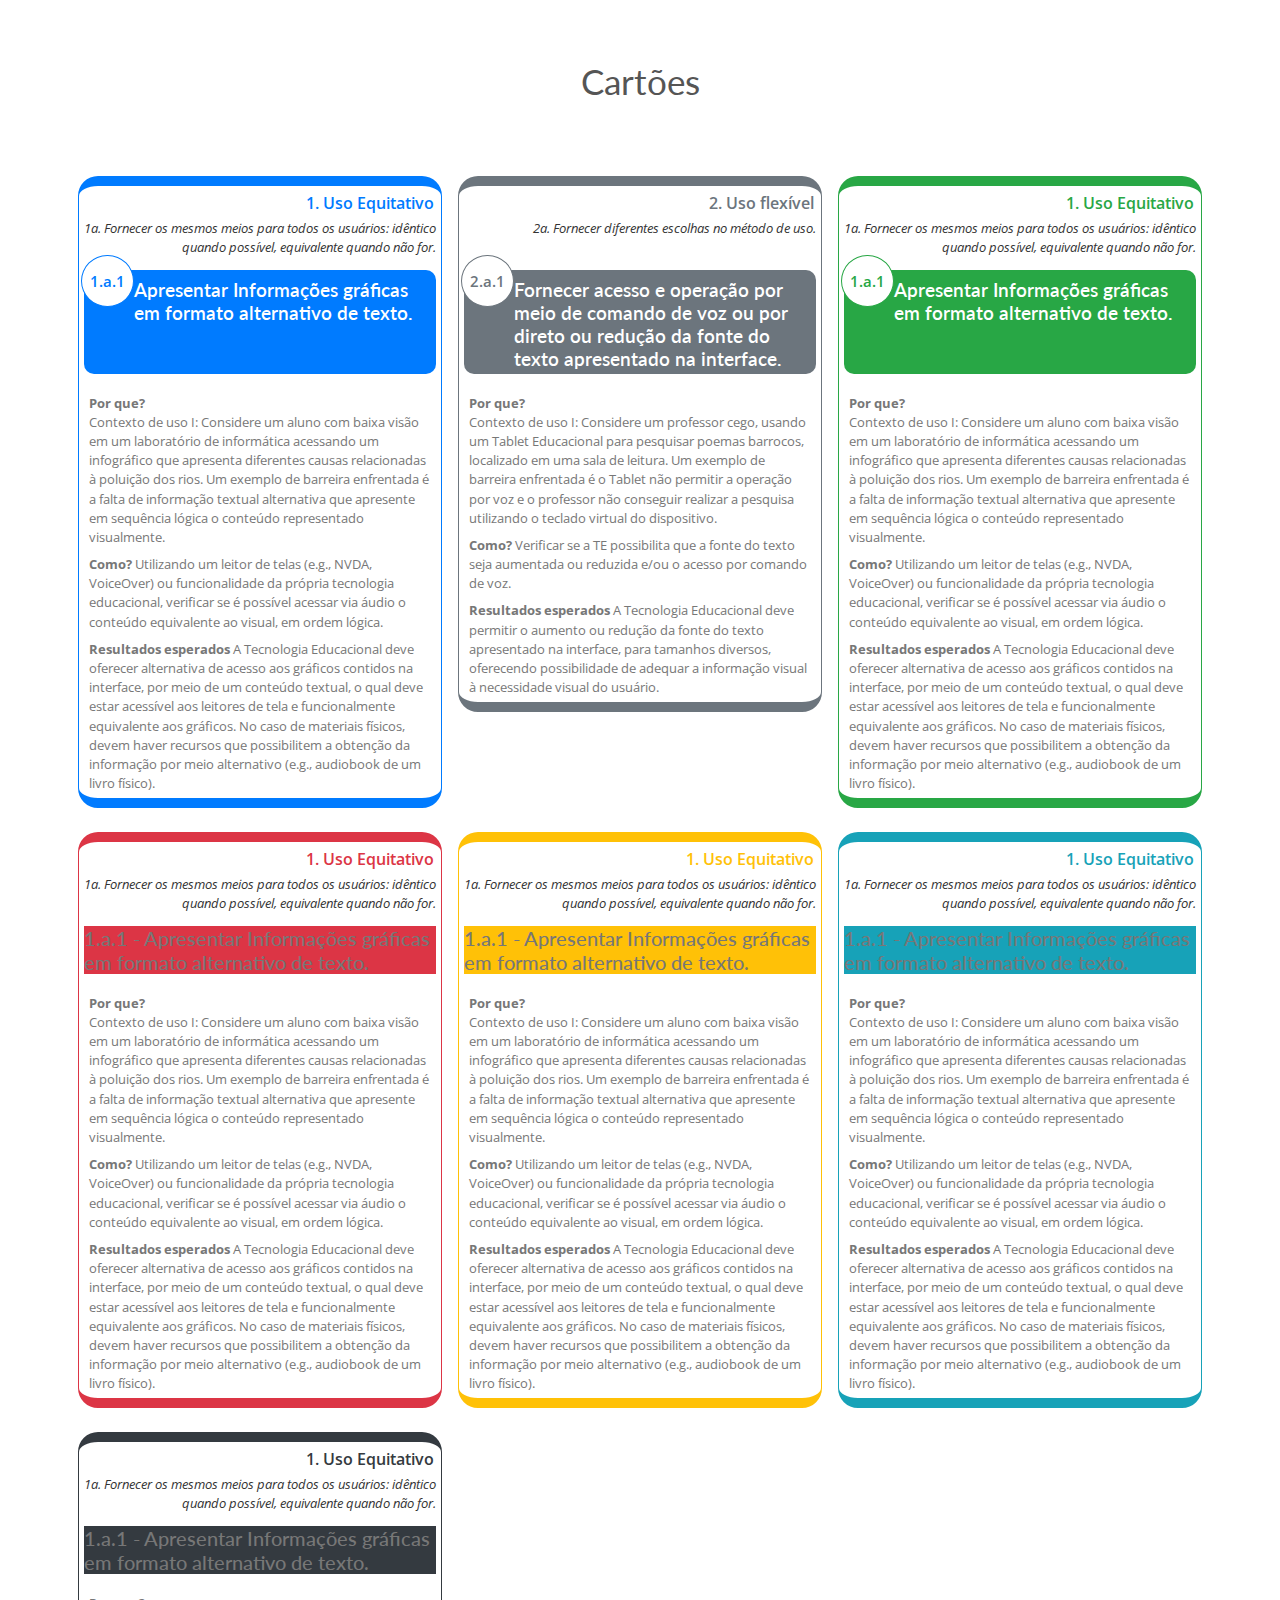
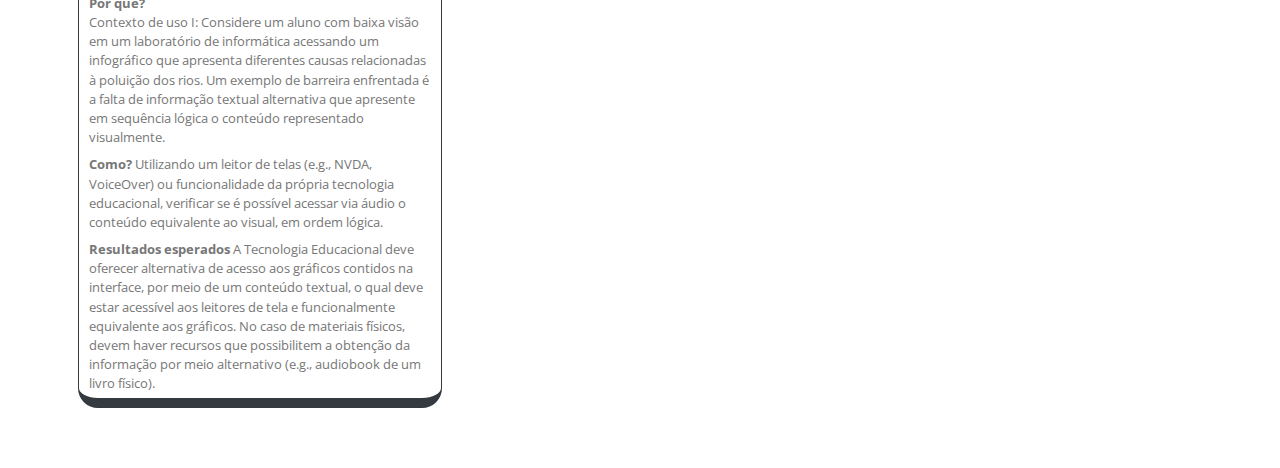
<file: meta/card2.html>
<!DOCTYPE html>
<html lang="pt-br">

<head>
    <meta charset="utf-8">
    <meta content="width=device-width, initial-scale=1.0" name="viewport">

    <title>Cartões</title>
    <meta content="" name="descriptison">
    <meta content="" name="keywords">

    <!-- Favicons -->
    <link href="assets/img/favicon.png" rel="icon">
    <link href="assets/img/apple-touch-icon.png" rel="apple-touch-icon">

    <!-- Google Fonts -->
    <link href="https://fonts.googleapis.com/css?family=Open+Sans:300,300i,400,400i,600,600i,700,700i|Lato:400,300,700,900" rel="stylesheet">

    <!-- Vendor CSS Files -->
    <link href="assets/vendor/bootstrap/css/bootstrap.min.css" rel="stylesheet">
    <link href="assets/vendor/animate.css/animate.min.css" rel="stylesheet">
    <link href="assets/vendor/icofont/icofont.min.css" rel="stylesheet">
    <link href="assets/vendor/venobox/venobox.css" rel="stylesheet">

    <!-- Template Main CSS File -->
    <link href="assets/css/style.css" rel="stylesheet">

    <style>
        .card-body {
            padding: 0;
        }
        
        .card-rule {
            position: relative;
            border-left: none;
            border-right: none;
            border-radius: 10px;
        }
        
        .card-rule>h5 {
            font-size: 1.2rem;
            padding: 8px;
            height: 6.5rem;
            color: #fff;
            font-weight: 600;
            border: 1px;
            margin-left: 42px;
        }
        
        .card-rule-number-item {
            position: absolute;
            left: -3px;
            top: -15px;
            background-color: #fff;
            font-weight: 600;
            border-radius: 50%;
            box-sizing: border-box;
            padding: 14px 8px;
            font-size: 15px;
        }
        
        .card {
            border-top: 10px solid;
            border-bottom: 10px solid;
            border-radius: 20px;
            padding: .3rem;
            background: #fff;
            min-height: 24rem;
            margin-top: 1.5rem;
        }
        
        .principio {
            font-weight: 600;
            font-size: 1rem;
            margin: 0 -.35rem;
            padding-right: .5rem;
        }
        
        .recomendacao {
            font-size: .8rem!important;
            margin: .3em 0 10px 0;
            color: #333;
            font-weight: 400;
            min-height: 3.2em;
        }
        
        .cards p {
            color: #333;
        }
        
        .descricao {
            font-size: .8rem;
            margin: 0 .3rem;
        }
        
        .pt-2,
        .py-2 {
            padding-top: .5rem!important;
        }
        
        .filter-app {
            padding-right: 8px !important;
            padding-left: 8px !important;
        }
    </style>
</head>

<body>
    <!-- ======= Our Portfolio Section ======= -->
    <section id="portfolio" class="portfolio">
        <div class="container">

            <div class="section-title">
                <h2>Cartões</h2>
            </div>

            <div class="row ">
                <div class="col-lg-4 col-md-6 filter-app">
                    <div class="card border-primary">
                        <div class="card-body">
                            <p class="principio text-right text-primary">1. Uso Equitativo</p>
                            <p class="recomendacao text-right"><i>1a. Fornecer os mesmos meios para todos os usuários: idêntico quando possível, equivalente quando não for.</i></p>
                            <div class="card-rule bg-primary">
                                <span class="card-rule-number-item text-primary border border-primary"> 1.a.1 </span>
                                <h5 class="card-title">
                                    Apresentar Informações gráficas em formato alternativo de texto.
                                </h5>
                            </div>
                            <p class="pt-2 descricao"><strong>Por que?</strong> <br>Contexto de uso I: Considere um aluno com baixa visão em um laboratório de informática acessando um infográfico que apresenta diferentes causas relacionadas à poluição dos rios. Um exemplo de barreira
                                enfrentada é a falta de informação textual alternativa que apresente em sequência lógica o conteúdo representado visualmente.</p>
                            <p class="pt-2 descricao"><strong>Como?</strong> Utilizando um leitor de telas (e.g., NVDA, VoiceOver) ou funcionalidade da própria tecnologia educacional, verificar se é possível acessar via áudio o conteúdo equivalente ao visual, em ordem lógica.</p>
                            <p class="pt-2 descricao"><strong>Resultados esperados</strong> A Tecnologia Educacional deve oferecer alternativa de acesso aos gráficos contidos na interface, por meio de um conteúdo textual, o qual deve estar acessível aos leitores de tela e funcionalmente
                                equivalente aos gráficos. No caso de materiais físicos, devem haver recursos que possibilitem a obtenção da informação por meio alternativo (e.g., audiobook de um livro físico).</p>
                        </div>
                    </div>
                </div>
                <div class="col-lg-4 col-md-6 filter-app">
                    <div class="card border-secondary">
                        <div class="card-body">
                            <p class="principio text-right text-secondary">2. Uso flexível</p>
                            <p class="recomendacao text-right"><i>2a. Fornecer diferentes escolhas no método de uso.</i></p>
                            <div class="card-rule bg-secondary">
                                <span class="card-rule-number-item text-secondary border border-secondary"> 2.a.1 </span>
                                <h5 class="card-title">
                                    Fornecer acesso e operação por meio de comando de voz ou por direto ou redução da fonte do texto apresentado na interface.
                                </h5>
                            </div>
                            <p class="pt-2 descricao"><strong>Por que?</strong> <br>Contexto de uso I: Considere um professor cego, usando um Tablet Educacional para pesquisar poemas barrocos, localizado em uma sala de leitura. Um exemplo de barreira enfrentada é o Tablet não
                                permitir a operação por voz e o professor não conseguir realizar a pesquisa utilizando o teclado virtual do dispositivo.</p>
                            <p class="pt-2 descricao"><strong>Como?</strong> Verificar se a TE possibilita que a fonte do texto seja aumentada ou reduzida e/ou o acesso por comando de voz.</p>
                            <p class="pt-2 descricao"><strong>Resultados esperados</strong> A Tecnologia Educacional deve permitir o aumento ou redução da fonte do texto apresentado na interface, para tamanhos diversos, oferecendo possibilidade de adequar a informação visual à
                                necessidade visual do usuário.</p>
                        </div>
                    </div>
                </div>
                <div class="col-lg-4 col-md-6 filter-app">
                    <div class="card border-success">
                        <div class="card-body">
                            <p class="principio text-right text-success">1. Uso Equitativo</p>
                            <p class="recomendacao text-right"><i>1a. Fornecer os mesmos meios para todos os usuários: idêntico quando possível, equivalente quando não for.</i></p>
                            <div class="card-rule bg-success">
                                <span class="card-rule-number-item text-success border border-success"> 1.a.1 </span>
                                <h5 class="card-title">
                                    Apresentar Informações gráficas em formato alternativo de texto.
                                </h5>
                            </div>
                            <p class="pt-2 descricao"><strong>Por que?</strong> <br>Contexto de uso I: Considere um aluno com baixa visão em um laboratório de informática acessando um infográfico que apresenta diferentes causas relacionadas à poluição dos rios. Um exemplo de barreira
                                enfrentada é a falta de informação textual alternativa que apresente em sequência lógica o conteúdo representado visualmente.</p>
                            <p class="pt-2 descricao"><strong>Como?</strong> Utilizando um leitor de telas (e.g., NVDA, VoiceOver) ou funcionalidade da própria tecnologia educacional, verificar se é possível acessar via áudio o conteúdo equivalente ao visual, em ordem lógica.</p>
                            <p class="pt-2 descricao"><strong>Resultados esperados</strong> A Tecnologia Educacional deve oferecer alternativa de acesso aos gráficos contidos na interface, por meio de um conteúdo textual, o qual deve estar acessível aos leitores de tela e funcionalmente
                                equivalente aos gráficos. No caso de materiais físicos, devem haver recursos que possibilitem a obtenção da informação por meio alternativo (e.g., audiobook de um livro físico).</p>
                        </div>
                    </div>
                </div>
                <div class="col-lg-4 col-md-6 filter-app">
                    <div class="card border-danger">
                        <div class="card-body">
                            <p class="principio text-right text-danger">1. Uso Equitativo</p>
                            <p class="recomendacao text-right"><i>1a. Fornecer os mesmos meios para todos os usuários: idêntico quando possível, equivalente quando não for.</i></p>
                            <h5 class="card-title bg-danger ">1.a.1 - Apresentar Informações gráficas em formato alternativo de texto. </h5>
                            <p class="pt-2 descricao"><strong>Por que?</strong> <br>Contexto de uso I: Considere um aluno com baixa visão em um laboratório de informática acessando um infográfico que apresenta diferentes causas relacionadas à poluição dos rios. Um exemplo de barreira
                                enfrentada é a falta de informação textual alternativa que apresente em sequência lógica o conteúdo representado visualmente.</p>
                            <p class="pt-2 descricao"><strong>Como?</strong> Utilizando um leitor de telas (e.g., NVDA, VoiceOver) ou funcionalidade da própria tecnologia educacional, verificar se é possível acessar via áudio o conteúdo equivalente ao visual, em ordem lógica.</p>
                            <p class="pt-2 descricao"><strong>Resultados esperados</strong> A Tecnologia Educacional deve oferecer alternativa de acesso aos gráficos contidos na interface, por meio de um conteúdo textual, o qual deve estar acessível aos leitores de tela e funcionalmente
                                equivalente aos gráficos. No caso de materiais físicos, devem haver recursos que possibilitem a obtenção da informação por meio alternativo (e.g., audiobook de um livro físico).</p>
                        </div>
                    </div>
                </div>
                <div class="col-lg-4 col-md-6 filter-app">
                    <div class="card border-warning">
                        <div class="card-body">
                            <p class="principio text-right text-warning">1. Uso Equitativo</p>
                            <p class="recomendacao text-right"><i>1a. Fornecer os mesmos meios para todos os usuários: idêntico quando possível, equivalente quando não for.</i></p>
                            <h5 class="card-title bg-warning ">1.a.1 - Apresentar Informações gráficas em formato alternativo de texto. </h5>
                            <p class="pt-2 descricao"><strong>Por que?</strong> <br>Contexto de uso I: Considere um aluno com baixa visão em um laboratório de informática acessando um infográfico que apresenta diferentes causas relacionadas à poluição dos rios. Um exemplo de barreira
                                enfrentada é a falta de informação textual alternativa que apresente em sequência lógica o conteúdo representado visualmente.</p>
                            <p class="pt-2 descricao"><strong>Como?</strong> Utilizando um leitor de telas (e.g., NVDA, VoiceOver) ou funcionalidade da própria tecnologia educacional, verificar se é possível acessar via áudio o conteúdo equivalente ao visual, em ordem lógica.</p>
                            <p class="pt-2 descricao"><strong>Resultados esperados</strong> A Tecnologia Educacional deve oferecer alternativa de acesso aos gráficos contidos na interface, por meio de um conteúdo textual, o qual deve estar acessível aos leitores de tela e funcionalmente
                                equivalente aos gráficos. No caso de materiais físicos, devem haver recursos que possibilitem a obtenção da informação por meio alternativo (e.g., audiobook de um livro físico).</p>
                        </div>
                    </div>
                </div>
                <div class="col-lg-4 col-md-6 filter-app">
                    <div class="card border-info">
                        <div class="card-body">
                            <p class="principio text-right text-info">1. Uso Equitativo</p>
                            <p class="recomendacao text-right"><i>1a. Fornecer os mesmos meios para todos os usuários: idêntico quando possível, equivalente quando não for.</i></p>
                            <h5 class="card-title bg-info">1.a.1 - Apresentar Informações gráficas em formato alternativo de texto. </h5>
                            <p class="pt-2 descricao"><strong>Por que?</strong> <br>Contexto de uso I: Considere um aluno com baixa visão em um laboratório de informática acessando um infográfico que apresenta diferentes causas relacionadas à poluição dos rios. Um exemplo de barreira
                                enfrentada é a falta de informação textual alternativa que apresente em sequência lógica o conteúdo representado visualmente.</p>
                            <p class="pt-2 descricao"><strong>Como?</strong> Utilizando um leitor de telas (e.g., NVDA, VoiceOver) ou funcionalidade da própria tecnologia educacional, verificar se é possível acessar via áudio o conteúdo equivalente ao visual, em ordem lógica.</p>
                            <p class="pt-2 descricao"><strong>Resultados esperados</strong> A Tecnologia Educacional deve oferecer alternativa de acesso aos gráficos contidos na interface, por meio de um conteúdo textual, o qual deve estar acessível aos leitores de tela e funcionalmente
                                equivalente aos gráficos. No caso de materiais físicos, devem haver recursos que possibilitem a obtenção da informação por meio alternativo (e.g., audiobook de um livro físico).</p>
                        </div>
                    </div>
                </div>
                <div class="col-lg-4 col-md-6 filter-app">
                    <div class="card border-dark">
                        <div class="card-body">
                            <p class="principio text-right text-dark">1. Uso Equitativo</p>
                            <p class="recomendacao text-right"><i>1a. Fornecer os mesmos meios para todos os usuários: idêntico quando possível, equivalente quando não for.</i></p>
                            <h5 class="card-title bg-dark ">1.a.1 - Apresentar Informações gráficas em formato alternativo de texto. </h5>
                            <p class="pt-2 descricao"><strong>Por que?</strong> <br>Contexto de uso I: Considere um aluno com baixa visão em um laboratório de informática acessando um infográfico que apresenta diferentes causas relacionadas à poluição dos rios. Um exemplo de barreira
                                enfrentada é a falta de informação textual alternativa que apresente em sequência lógica o conteúdo representado visualmente.</p>
                            <p class="pt-2 descricao"><strong>Como?</strong> Utilizando um leitor de telas (e.g., NVDA, VoiceOver) ou funcionalidade da própria tecnologia educacional, verificar se é possível acessar via áudio o conteúdo equivalente ao visual, em ordem lógica.</p>
                            <p class="pt-2 descricao"><strong>Resultados esperados</strong> A Tecnologia Educacional deve oferecer alternativa de acesso aos gráficos contidos na interface, por meio de um conteúdo textual, o qual deve estar acessível aos leitores de tela e funcionalmente
                                equivalente aos gráficos. No caso de materiais físicos, devem haver recursos que possibilitem a obtenção da informação por meio alternativo (e.g., audiobook de um livro físico).</p>
                        </div>
                    </div>
                </div>
            </div>
        </div>
    </section>
    <!-- End Our Portfolio Section -->


    <!-- Vendor JS Files -->
    <script src="assets/vendor/jquery/jquery.min.js"></script>
    <script src="assets/vendor/bootstrap/js/bootstrap.bundle.min.js"></script>
    <script src="assets/vendor/jquery.easing/jquery.easing.min.js"></script>
    <script src="assets/vendor/php-email-form/validate.js"></script>
    <script src="assets/vendor/isotope-layout/isotope.pkgd.min.js"></script>
    <script src="assets/vendor/venobox/venobox.min.js"></script>

    <!-- Template Main JS File -->
    <script src="assets/js/main.js"></script>

</body>

</html>
</file>
<file: MeTA/assets/vendor/venobox/venobox.css>
/* ------ venobox.css --------*/
.vbox-overlay *, .vbox-overlay *:before, .vbox-overlay *:after{
    -webkit-backface-visibility: hidden;
    -webkit-box-sizing:border-box;
    -moz-box-sizing:border-box;
    box-sizing:border-box;
}
.vbox-overlay * { 
    -webkit-backface-visibility: visible;
    backface-visibility: visible;
}
.vbox-overlay{
    display: -webkit-flex;
    display: flex;
    -webkit-flex-direction: column;
    flex-direction: column;
    -webkit-justify-content: center;
    justify-content: center;
    -webkit-align-items: center;
    align-items: center;
    position: fixed;
    left: 0;
    top: 0;
    bottom: 0;
    right: 0;
    z-index: 1040;
    -webkit-transform:translateZ(1000px);
    transform: translateZ(1000px);
    transform-style: preserve-3d;
}

/* ----- navigation ----- */
.vbox-title{
    width: 100%;
    height: 40px;
    float: left;
    text-align: center;
    line-height: 28px;
    font-size: 12px;
    padding: 6px 40px;
    overflow: hidden;
    position: fixed;
    display: none;
    left: 0;
    z-index: 1050;
}
.vbox-close{
    cursor: pointer;
    position: fixed;
    top: -1px;
    right: 0;
    width: 50px;
    height: 40px;
    padding: 6px;
    display: block;
    background-position:10px center;
    overflow: hidden;
    font-size: 24px;
    line-height: 1;
    text-align: center;
    z-index: 1050;
}
.vbox-num{
    cursor: pointer;
    position: fixed;
    left: 0;
    height: 40px;
    display: block;
    overflow: hidden;
    line-height: 28px;
    font-size: 12px;
    padding: 6px 10px;
    display: none;
    z-index: 1050;
}
/* ----- navigation ARROWS ----- */
.vbox-next, .vbox-prev{
    position: fixed;
    top: 50%;
    margin-top: -15px;
    overflow: hidden;
    cursor: pointer;
    display: block;
    width: 45px;
    height: 45px;
    z-index: 1050;
}
.vbox-next span, .vbox-prev span{
    position: relative;
    width: 20px;
    height: 20px;
    border: 2px solid transparent;
    border-top-color: #B6B6B6;
    border-right-color: #B6B6B6;
    text-indent: -100px;
    position: absolute;
    top: 8px;
    display: block;
}
.vbox-prev{
    left: 15px;
}
.vbox-next{
    right: 15px;
}
.vbox-prev span{
    left: 10px;
    -ms-transform: rotate(-135deg);
    -webkit-transform: rotate(-135deg);
    transform: rotate(-135deg);
}
.vbox-next span{
    -ms-transform: rotate(45deg);
    -webkit-transform: rotate(45deg);
    transform: rotate(45deg);
    right: 10px;
}
/* ------- inline window ------ */
.vbox-inline{
    width: 420px;
    height: 315px;
    height: 70vh;
    padding: 10px;
    background: #fff;
    margin: 0 auto;
    overflow: auto;
    text-align: left;
}
/* ------- Video & iFrames window ------ */
.venoframe{
    max-width: 100%;
    width: 100%;
    border: none;
    width: 100%;
    height: 260px;
    height: 70vh;
}
.venoframe.vbvid{
    height: 260px;
}
@media (min-width: 768px) {
    .venoframe, .vbox-inline{
        width: 90%;
        height: 360px;
        height: 70vh;
    }
    .venoframe.vbvid{
        width: 640px;
        height: 360px;
    }
}
@media (min-width: 992px) {
    .venoframe, .vbox-inline{
        max-width: 1200px;
        width: 80%;
        height: 540px;
        height: 70vh;
    }
    .venoframe.vbvid{
        width: 960px;
        height: 540px;
    }
}
/* 
Please do NOT edit this part! 
or at least read this note: http://i.imgur.com/7C0ws9e.gif
*/
.vbox-open{
    overflow: hidden;
}
.vbox-container{
    position: absolute;
    left: 0;
    right: 0;
    top: 0;
    bottom: 0;
    overflow-x: hidden;
    overflow-y: scroll;
    overflow-scrolling: touch;
    -webkit-overflow-scrolling: touch;
    z-index: 20;
    max-height: 100%;

}

.vbox-content{
    text-align: center;
    float: left;
    width: 100%;
    position: relative;
    overflow: hidden;
    padding: 20px 10px;
}
.vbox-container img{
    max-width: 100%;
    height: auto;
}
.vbox-figlio{
    box-shadow: 0 0 12px rgba(0,0,0,0.19), 0 6px 6px rgba(0,0,0,0.23);
    max-width: 100%;
    text-align: initial;
}
img.vbox-figlio{
    -webkit-user-select: none;
-khtml-user-select: none;
-moz-user-select: none;
-o-user-select: none;
user-select: none;
}
.vbox-content.swipe-left{
    margin-left: -200px !important;
}
.vbox-content.swipe-right{
    margin-left: 200px !important;
}
.vbox-animated{
    webkit-transition: margin 300ms ease-out;
    transition: margin 300ms ease-out;
}

/* ---------- preloader ----------
 * SPINKIT 
 * http://tobiasahlin.com/spinkit/
-------------------------------- */
.sk-double-bounce,.sk-rotating-plane{width:40px;height:40px;margin:40px auto}.sk-rotating-plane{background-color:#333;-webkit-animation:sk-rotatePlane 1.2s infinite ease-in-out;animation:sk-rotatePlane 1.2s infinite ease-in-out}@-webkit-keyframes sk-rotatePlane{0%{-webkit-transform:perspective(120px) rotateX(0) rotateY(0);transform:perspective(120px) rotateX(0) rotateY(0)}50%{-webkit-transform:perspective(120px) rotateX(-180.1deg) rotateY(0);transform:perspective(120px) rotateX(-180.1deg) rotateY(0)}100%{-webkit-transform:perspective(120px) rotateX(-180deg) rotateY(-179.9deg);transform:perspective(120px) rotateX(-180deg) rotateY(-179.9deg)}}@keyframes sk-rotatePlane{0%{-webkit-transform:perspective(120px) rotateX(0) rotateY(0);transform:perspective(120px) rotateX(0) rotateY(0)}50%{-webkit-transform:perspective(120px) rotateX(-180.1deg) rotateY(0);transform:perspective(120px) rotateX(-180.1deg) rotateY(0)}100%{-webkit-transform:perspective(120px) rotateX(-180deg) rotateY(-179.9deg);transform:perspective(120px) rotateX(-180deg) rotateY(-179.9deg)}}.sk-double-bounce{position:relative}.sk-double-bounce .sk-child{width:100%;height:100%;border-radius:50%;background-color:#333;opacity:.6;position:absolute;top:0;left:0;-webkit-animation:sk-doubleBounce 2s infinite ease-in-out;animation:sk-doubleBounce 2s infinite ease-in-out}.sk-chasing-dots .sk-child,.sk-spinner-pulse,.sk-three-bounce .sk-child{background-color:#333;border-radius:100%}.sk-double-bounce .sk-double-bounce2{-webkit-animation-delay:-1s;animation-delay:-1s}@-webkit-keyframes sk-doubleBounce{0%,100%{-webkit-transform:scale(0);transform:scale(0)}50%{-webkit-transform:scale(1);transform:scale(1)}}@keyframes sk-doubleBounce{0%,100%{-webkit-transform:scale(0);transform:scale(0)}50%{-webkit-transform:scale(1);transform:scale(1)}}.sk-wave{margin:40px auto;width:50px;height:40px;text-align:center;font-size:10px}.sk-wave .sk-rect{background-color:#333;height:100%;width:6px;display:inline-block;-webkit-animation:sk-waveStretchDelay 1.2s infinite ease-in-out;animation:sk-waveStretchDelay 1.2s infinite ease-in-out}.sk-wave .sk-rect1{-webkit-animation-delay:-1.2s;animation-delay:-1.2s}.sk-wave .sk-rect2{-webkit-animation-delay:-1.1s;animation-delay:-1.1s}.sk-wave .sk-rect3{-webkit-animation-delay:-1s;animation-delay:-1s}.sk-wave .sk-rect4{-webkit-animation-delay:-.9s;animation-delay:-.9s}.sk-wave .sk-rect5{-webkit-animation-delay:-.8s;animation-delay:-.8s}@-webkit-keyframes sk-waveStretchDelay{0%,100%,40%{-webkit-transform:scaleY(.4);transform:scaleY(.4)}20%{-webkit-transform:scaleY(1);transform:scaleY(1)}}@keyframes sk-waveStretchDelay{0%,100%,40%{-webkit-transform:scaleY(.4);transform:scaleY(.4)}20%{-webkit-transform:scaleY(1);transform:scaleY(1)}}.sk-wandering-cubes{margin:40px auto;width:40px;height:40px;position:relative}.sk-wandering-cubes .sk-cube{background-color:#333;width:10px;height:10px;position:absolute;top:0;left:0;-webkit-animation:sk-wanderingCube 1.8s ease-in-out -1.8s infinite both;animation:sk-wanderingCube 1.8s ease-in-out -1.8s infinite both}.sk-chasing-dots,.sk-spinner-pulse{width:40px;height:40px;margin:40px auto}.sk-wandering-cubes .sk-cube2{-webkit-animation-delay:-.9s;animation-delay:-.9s}@-webkit-keyframes sk-wanderingCube{0%{-webkit-transform:rotate(0);transform:rotate(0)}25%{-webkit-transform:translateX(30px) rotate(-90deg) scale(.5);transform:translateX(30px) rotate(-90deg) scale(.5)}50%{-webkit-transform:translateX(30px) translateY(30px) rotate(-179deg);transform:translateX(30px) translateY(30px) rotate(-179deg)}50.1%{-webkit-transform:translateX(30px) translateY(30px) rotate(-180deg);transform:translateX(30px) translateY(30px) rotate(-180deg)}75%{-webkit-transform:translateX(0) translateY(30px) rotate(-270deg) scale(.5);transform:translateX(0) translateY(30px) rotate(-270deg) scale(.5)}100%{-webkit-transform:rotate(-360deg);transform:rotate(-360deg)}}@keyframes sk-wanderingCube{0%{-webkit-transform:rotate(0);transform:rotate(0)}25%{-webkit-transform:translateX(30px) rotate(-90deg) scale(.5);transform:translateX(30px) rotate(-90deg) scale(.5)}50%{-webkit-transform:translateX(30px) translateY(30px) rotate(-179deg);transform:translateX(30px) translateY(30px) rotate(-179deg)}50.1%{-webkit-transform:translateX(30px) translateY(30px) rotate(-180deg);transform:translateX(30px) translateY(30px) rotate(-180deg)}75%{-webkit-transform:translateX(0) translateY(30px) rotate(-270deg) scale(.5);transform:translateX(0) translateY(30px) rotate(-270deg) scale(.5)}100%{-webkit-transform:rotate(-360deg);transform:rotate(-360deg)}}.sk-spinner-pulse{-webkit-animation:sk-pulseScaleOut 1s infinite ease-in-out;animation:sk-pulseScaleOut 1s infinite ease-in-out}@-webkit-keyframes sk-pulseScaleOut{0%{-webkit-transform:scale(0);transform:scale(0)}100%{-webkit-transform:scale(1);transform:scale(1);opacity:0}}@keyframes sk-pulseScaleOut{0%{-webkit-transform:scale(0);transform:scale(0)}100%{-webkit-transform:scale(1);transform:scale(1);opacity:0}}.sk-chasing-dots{position:relative;text-align:center;-webkit-animation:sk-chasingDotsRotate 2s infinite linear;animation:sk-chasingDotsRotate 2s infinite linear}.sk-chasing-dots .sk-child{width:60%;height:60%;display:inline-block;position:absolute;top:0;-webkit-animation:sk-chasingDotsBounce 2s infinite ease-in-out;animation:sk-chasingDotsBounce 2s infinite ease-in-out}.sk-chasing-dots .sk-dot2{top:auto;bottom:0;-webkit-animation-delay:-1s;animation-delay:-1s}@-webkit-keyframes sk-chasingDotsRotate{100%{-webkit-transform:rotate(360deg);transform:rotate(360deg)}}@keyframes sk-chasingDotsRotate{100%{-webkit-transform:rotate(360deg);transform:rotate(360deg)}}@-webkit-keyframes sk-chasingDotsBounce{0%,100%{-webkit-transform:scale(0);transform:scale(0)}50%{-webkit-transform:scale(1);transform:scale(1)}}@keyframes sk-chasingDotsBounce{0%,100%{-webkit-transform:scale(0);transform:scale(0)}50%{-webkit-transform:scale(1);transform:scale(1)}}.sk-three-bounce{margin:40px auto;width:80px;text-align:center}.sk-three-bounce .sk-child{width:20px;height:20px;display:inline-block;-webkit-animation:sk-three-bounce 1.4s ease-in-out 0s infinite both;animation:sk-three-bounce 1.4s ease-in-out 0s infinite both}.sk-circle .sk-child:before,.sk-fading-circle .sk-circle:before{display:block;border-radius:100%;content:'';background-color:#333}.sk-three-bounce .sk-bounce1{-webkit-animation-delay:-.32s;animation-delay:-.32s}.sk-three-bounce .sk-bounce2{-webkit-animation-delay:-.16s;animation-delay:-.16s}@-webkit-keyframes sk-three-bounce{0%,100%,80%{-webkit-transform:scale(0);transform:scale(0)}40%{-webkit-transform:scale(1);transform:scale(1)}}@keyframes sk-three-bounce{0%,100%,80%{-webkit-transform:scale(0);transform:scale(0)}40%{-webkit-transform:scale(1);transform:scale(1)}}.sk-circle{margin:40px auto;width:40px;height:40px;position:relative}.sk-circle .sk-child{width:100%;height:100%;position:absolute;left:0;top:0}.sk-circle .sk-child:before{margin:0 auto;width:15%;height:15%;-webkit-animation:sk-circleBounceDelay 1.2s infinite ease-in-out both;animation:sk-circleBounceDelay 1.2s infinite ease-in-out both}.sk-circle .sk-circle2{-webkit-transform:rotate(30deg);-ms-transform:rotate(30deg);transform:rotate(30deg)}.sk-circle .sk-circle3{-webkit-transform:rotate(60deg);-ms-transform:rotate(60deg);transform:rotate(60deg)}.sk-circle .sk-circle4{-webkit-transform:rotate(90deg);-ms-transform:rotate(90deg);transform:rotate(90deg)}.sk-circle .sk-circle5{-webkit-transform:rotate(120deg);-ms-transform:rotate(120deg);transform:rotate(120deg)}.sk-circle .sk-circle6{-webkit-transform:rotate(150deg);-ms-transform:rotate(150deg);transform:rotate(150deg)}.sk-circle .sk-circle7{-webkit-transform:rotate(180deg);-ms-transform:rotate(180deg);transform:rotate(180deg)}.sk-circle .sk-circle8{-webkit-transform:rotate(210deg);-ms-transform:rotate(210deg);transform:rotate(210deg)}.sk-circle .sk-circle9{-webkit-transform:rotate(240deg);-ms-transform:rotate(240deg);transform:rotate(240deg)}.sk-circle .sk-circle10{-webkit-transform:rotate(270deg);-ms-transform:rotate(270deg);transform:rotate(270deg)}.sk-circle .sk-circle11{-webkit-transform:rotate(300deg);-ms-transform:rotate(300deg);transform:rotate(300deg)}.sk-circle .sk-circle12{-webkit-transform:rotate(330deg);-ms-transform:rotate(330deg);transform:rotate(330deg)}.sk-circle .sk-circle2:before{-webkit-animation-delay:-1.1s;animation-delay:-1.1s}.sk-circle .sk-circle3:before{-webkit-animation-delay:-1s;animation-delay:-1s}.sk-circle .sk-circle4:before{-webkit-animation-delay:-.9s;animation-delay:-.9s}.sk-circle .sk-circle5:before{-webkit-animation-delay:-.8s;animation-delay:-.8s}.sk-circle .sk-circle6:before{-webkit-animation-delay:-.7s;animation-delay:-.7s}.sk-circle .sk-circle7:before{-webkit-animation-delay:-.6s;animation-delay:-.6s}.sk-circle .sk-circle8:before{-webkit-animation-delay:-.5s;animation-delay:-.5s}.sk-circle .sk-circle9:before{-webkit-animation-delay:-.4s;animation-delay:-.4s}.sk-circle .sk-circle10:before{-webkit-animation-delay:-.3s;animation-delay:-.3s}.sk-circle .sk-circle11:before{-webkit-animation-delay:-.2s;animation-delay:-.2s}.sk-circle .sk-circle12:before{-webkit-animation-delay:-.1s;animation-delay:-.1s}@-webkit-keyframes sk-circleBounceDelay{0%,100%,80%{-webkit-transform:scale(0);transform:scale(0)}40%{-webkit-transform:scale(1);transform:scale(1)}}@keyframes sk-circleBounceDelay{0%,100%,80%{-webkit-transform:scale(0);transform:scale(0)}40%{-webkit-transform:scale(1);transform:scale(1)}}.sk-cube-grid{width:40px;height:40px;margin:40px auto}.sk-cube-grid .sk-cube{width:33.33%;height:33.33%;background-color:#333;float:left;-webkit-animation:sk-cubeGridScaleDelay 1.3s infinite ease-in-out;animation:sk-cubeGridScaleDelay 1.3s infinite ease-in-out}.sk-cube-grid .sk-cube1{-webkit-animation-delay:.2s;animation-delay:.2s}.sk-cube-grid .sk-cube2{-webkit-animation-delay:.3s;animation-delay:.3s}.sk-cube-grid .sk-cube3{-webkit-animation-delay:.4s;animation-delay:.4s}.sk-cube-grid .sk-cube4{-webkit-animation-delay:.1s;animation-delay:.1s}.sk-cube-grid .sk-cube5{-webkit-animation-delay:.2s;animation-delay:.2s}.sk-cube-grid .sk-cube6{-webkit-animation-delay:.3s;animation-delay:.3s}.sk-cube-grid .sk-cube7{-webkit-animation-delay:0ms;animation-delay:0ms}.sk-cube-grid .sk-cube8{-webkit-animation-delay:.1s;animation-delay:.1s}.sk-cube-grid .sk-cube9{-webkit-animation-delay:.2s;animation-delay:.2s}@-webkit-keyframes sk-cubeGridScaleDelay{0%,100%,70%{-webkit-transform:scale3D(1,1,1);transform:scale3D(1,1,1)}35%{-webkit-transform:scale3D(0,0,1);transform:scale3D(0,0,1)}}@keyframes sk-cubeGridScaleDelay{0%,100%,70%{-webkit-transform:scale3D(1,1,1);transform:scale3D(1,1,1)}35%{-webkit-transform:scale3D(0,0,1);transform:scale3D(0,0,1)}}.sk-fading-circle{margin:40px auto;width:40px;height:40px;position:relative}.sk-fading-circle .sk-circle{width:100%;height:100%;position:absolute;left:0;top:0}.sk-fading-circle .sk-circle:before{margin:0 auto;width:15%;height:15%;-webkit-animation:sk-circleFadeDelay 1.2s infinite ease-in-out both;animation:sk-circleFadeDelay 1.2s infinite ease-in-out both}.sk-fading-circle .sk-circle2{-webkit-transform:rotate(30deg);-ms-transform:rotate(30deg);transform:rotate(30deg)}.sk-fading-circle .sk-circle3{-webkit-transform:rotate(60deg);-ms-transform:rotate(60deg);transform:rotate(60deg)}.sk-fading-circle .sk-circle4{-webkit-transform:rotate(90deg);-ms-transform:rotate(90deg);transform:rotate(90deg)}.sk-fading-circle .sk-circle5{-webkit-transform:rotate(120deg);-ms-transform:rotate(120deg);transform:rotate(120deg)}.sk-fading-circle .sk-circle6{-webkit-transform:rotate(150deg);-ms-transform:rotate(150deg);transform:rotate(150deg)}.sk-fading-circle .sk-circle7{-webkit-transform:rotate(180deg);-ms-transform:rotate(180deg);transform:rotate(180deg)}.sk-fading-circle .sk-circle8{-webkit-transform:rotate(210deg);-ms-transform:rotate(210deg);transform:rotate(210deg)}.sk-fading-circle .sk-circle9{-webkit-transform:rotate(240deg);-ms-transform:rotate(240deg);transform:rotate(240deg)}.sk-fading-circle .sk-circle10{-webkit-transform:rotate(270deg);-ms-transform:rotate(270deg);transform:rotate(270deg)}.sk-fading-circle .sk-circle11{-webkit-transform:rotate(300deg);-ms-transform:rotate(300deg);transform:rotate(300deg)}.sk-fading-circle .sk-circle12{-webkit-transform:rotate(330deg);-ms-transform:rotate(330deg);transform:rotate(330deg)}.sk-fading-circle .sk-circle2:before{-webkit-animation-delay:-1.1s;animation-delay:-1.1s}.sk-fading-circle .sk-circle3:before{-webkit-animation-delay:-1s;animation-delay:-1s}.sk-fading-circle .sk-circle4:before{-webkit-animation-delay:-.9s;animation-delay:-.9s}.sk-fading-circle .sk-circle5:before{-webkit-animation-delay:-.8s;animation-delay:-.8s}.sk-fading-circle .sk-circle6:before{-webkit-animation-delay:-.7s;animation-delay:-.7s}.sk-fading-circle .sk-circle7:before{-webkit-animation-delay:-.6s;animation-delay:-.6s}.sk-fading-circle .sk-circle8:before{-webkit-animation-delay:-.5s;animation-delay:-.5s}.sk-fading-circle .sk-circle9:before{-webkit-animation-delay:-.4s;animation-delay:-.4s}.sk-fading-circle .sk-circle10:before{-webkit-animation-delay:-.3s;animation-delay:-.3s}.sk-fading-circle .sk-circle11:before{-webkit-animation-delay:-.2s;animation-delay:-.2s}.sk-fading-circle .sk-circle12:before{-webkit-animation-delay:-.1s;animation-delay:-.1s}@-webkit-keyframes sk-circleFadeDelay{0%,100%,39%{opacity:0}40%{opacity:1}}@keyframes sk-circleFadeDelay{0%,100%,39%{opacity:0}40%{opacity:1}}.sk-folding-cube{margin:40px auto;width:40px;height:40px;position:relative;-webkit-transform:rotateZ(45deg);transform:rotateZ(45deg)}.sk-folding-cube .sk-cube{float:left;width:50%;height:50%;position:relative;-webkit-transform:scale(1.1);-ms-transform:scale(1.1);transform:scale(1.1)}.sk-folding-cube .sk-cube:before{content:'';position:absolute;top:0;left:0;width:100%;height:100%;background-color:#333;-webkit-animation:sk-foldCubeAngle 2.4s infinite linear both;animation:sk-foldCubeAngle 2.4s infinite linear both;-webkit-transform-origin:100% 100%;-ms-transform-origin:100% 100%;transform-origin:100% 100%}.sk-folding-cube .sk-cube2{-webkit-transform:scale(1.1) rotateZ(90deg);transform:scale(1.1) rotateZ(90deg)}.sk-folding-cube .sk-cube3{-webkit-transform:scale(1.1) rotateZ(180deg);transform:scale(1.1) rotateZ(180deg)}.sk-folding-cube .sk-cube4{-webkit-transform:scale(1.1) rotateZ(270deg);transform:scale(1.1) rotateZ(270deg)}.sk-folding-cube .sk-cube2:before{-webkit-animation-delay:.3s;animation-delay:.3s}.sk-folding-cube .sk-cube3:before{-webkit-animation-delay:.6s;animation-delay:.6s}.sk-folding-cube .sk-cube4:before{-webkit-animation-delay:.9s;animation-delay:.9s}@-webkit-keyframes sk-foldCubeAngle{0%,10%{-webkit-transform:perspective(140px) rotateX(-180deg);transform:perspective(140px) rotateX(-180deg);opacity:0}25%,75%{-webkit-transform:perspective(140px) rotateX(0);transform:perspective(140px) rotateX(0);opacity:1}100%,90%{-webkit-transform:perspective(140px) rotateY(180deg);transform:perspective(140px) rotateY(180deg);opacity:0}}@keyframes sk-foldCubeAngle{0%,10%{-webkit-transform:perspective(140px) rotateX(-180deg);transform:perspective(140px) rotateX(-180deg);opacity:0}25%,75%{-webkit-transform:perspective(140px) rotateX(0);transform:perspective(140px) rotateX(0);opacity:1}100%,90%{-webkit-transform:perspective(140px) rotateY(180deg);transform:perspective(140px) rotateY(180deg);opacity:0}}
</file>
<file: MeTA/assets/css/style.css>
body {
  font-family: "Open Sans", sans-serif;
  color: #777;
}

a {
  color: #26ade4;
}

a:hover {
  color: #26ADE4;
  text-decoration: none;
}

h1, h2, h3, h4, h5, h6, .font-primary {
  font-family: "Lato", sans-serif;
}

/*--------------------------------------------------------------
# Back to top button
--------------------------------------------------------------*/
.back-to-top {
  position: fixed;
  display: none;
  width: 40px;
  height: 40px;
  border-radius: 3px;
  right: 15px;
  bottom: 15px;
  background: #0d3968c4;
  color: #fff;
  transition: display 0.5s ease-in-out;
  z-index: 99999;
}

.back-to-top i {
  font-size: 24px;
  position: absolute;
  top: 8px;
  left: 8px;
}

.back-to-top:hover {
  color: #fff;
  background: #26ADE4;
  transition: background 0.2s ease-in-out;
}

/*--------------------------------------------------------------
# Header
--------------------------------------------------------------*/
#header {
  height: 80px;
  transition: all 0.5s;
  z-index: 997;
  padding: 20px 0;
  background: #234064cc;
}

#header.header-scrolled {
  background: #173457d4;
  height: 60px;
  padding: 10px 0;
}

#header .logo h1 {
  font-size: 30px;
  margin: 0;
  padding: 0;
  line-height: 1;
  font-weight: 700;
  letter-spacing: 1px;
}

#header .logo h1 a, #header .logo h1 a:hover {
  color: #fff;
  text-decoration: none;
}

#header .logo img {
  padding: 0;
  margin: 0;
  max-height: 40px;
}

@media (max-width: 768px) {
  #header .logo h1 {
    font-size: 28px;
    padding: 8px 0;
  }
}

#main {
  margin-top: 80px;
}

/*--------------------------------------------------------------
# Navigation Menu
--------------------------------------------------------------*/
/* Desktop Navigation */
.nav-menu, .nav-menu * {
  margin: 0;
  padding: 0;
  list-style: none;
}

.nav-menu > ul > li {
  position: relative;
  white-space: nowrap;
  float: left;
}

.nav-menu a {
  display: block;
  position: relative;
  color: #ffff;
  padding: 10px 15px;
  transition: 0.3s;
  font-size: 14px;
  font-family: "Open Sans", sans-serif;
}

.nav-menu a:hover, .nav-menu .active > a, .nav-menu li:hover > a {
  color: #26ADE4;
  text-decoration: none;
}

.nav-menu .drop-down ul {
  display: block;
  position: absolute;
  left: 0;
  top: calc(100% - 30px);
  z-index: 99;
  opacity: 0;
  visibility: hidden;
  padding: 10px 0;
  background: #fff;
  box-shadow: 0px 0px 30px rgba(127, 137, 161, 0.25);
  transition: ease all 0.3s;
}

.nav-menu .drop-down:hover > ul {
  opacity: 1;
  top: 100%;
  visibility: visible;
}

.nav-menu .drop-down li {
  min-width: 180px;
  position: relative;
}

.nav-menu .drop-down ul a {
  padding: 10px 20px;
  font-size: 14px;
  font-weight: 500;
  text-transform: none;
  color: #25564f;
}

.nav-menu .drop-down ul a:hover, .nav-menu .drop-down ul .active > a, .nav-menu .drop-down ul li:hover > a {
  color: #26ADE4;
}

.nav-menu .drop-down > a:after {
  content: "\ea99";
  font-family: IcoFont;
  padding-left: 5px;
}

.nav-menu .drop-down .drop-down ul {
  top: 0;
  left: calc(100% - 30px);
}

.nav-menu .drop-down .drop-down:hover > ul {
  opacity: 1;
  top: 0;
  left: 100%;
}

.nav-menu .drop-down .drop-down > a {
  padding-right: 35px;
}

.nav-menu .drop-down .drop-down > a:after {
  content: "\eaa0";
  font-family: IcoFont;
  position: absolute;
  right: 15px;
}

@media (max-width: 1366px) {
  .nav-menu .drop-down .drop-down ul {
    left: -90%;
  }
  .nav-menu .drop-down .drop-down:hover > ul {
    left: -100%;
  }
  .nav-menu .drop-down .drop-down > a:after {
    content: "\ea9d";
  }
}

/* Mobile Navigation */
.mobile-nav {
  position: fixed;
  top: 0;
  bottom: 0;
  z-index: 9999;
  overflow-y: auto;
  left: -260px;
  width: 260px;
  padding-top: 18px;
  background: #173457d4;
  transition: 0.4s;
}

.mobile-nav * {
  margin: 0;
  padding: 0;
  list-style: none;
}

.mobile-nav a {
  display: block;
  position: relative;
  color: #ffff;
  padding: 10px 20px;
  font-weight: 500;
}

.mobile-nav a:hover, .mobile-nav .active > a, .mobile-nav li:hover > a {
  color: #26ADE4;
  text-decoration: none;
}

.mobile-nav .drop-down > a:after {
  content: "\ea99";
  padding-left: 10px;
  position: absolute;
  right: 15px;
}

.mobile-nav .active.drop-down > a:after {
  content: "\eaa0";
}

.mobile-nav .drop-down > a {
  padding-right: 35px;
}

.mobile-nav .drop-down ul {
  display: none;
  overflow: hidden;
}

.mobile-nav .drop-down li {
  padding-left: 20px;
}

.mobile-nav-toggle {
  position: fixed;
  right: 15px;
  top: 15px;
  z-index: 9998;
  border: 0;
  background: none;
  font-size: 24px;
  transition: all 0.4s;
  outline: none !important;
  line-height: 1;
  cursor: pointer;
  text-align: right;
}

.mobile-nav-toggle i {
  color: #fff;
}

.mobile-nav-overly {
  width: 100%;
  height: 100%;
  z-index: 9997;
  top: 0;
  left: 0;
  position: fixed;
  background: rgba(112, 155, 185, 0.85);
  overflow: hidden;
  display: none;
}

.mobile-nav-active {
  overflow: hidden;
}

.mobile-nav-active .mobile-nav {
  left: 0;
}

.mobile-nav-active .mobile-nav-toggle i {
  color: #fff;
}

/*--------------------------------------------------------------
# Hero Section
--------------------------------------------------------------*/
#hero {
  width: 100%;
  height: 75vh;
  background: url("../img/hero-background.jpg") top center;
  background-size: cover;
  position: relative;
  margin-bottom: -80px;
}

#hero:before {
  content: "";
  background: rgba(112, 155, 185, 0.85);
  position: absolute;
  bottom: 0;
  top: 0;
  left: 0;
  right: 0;
}

#hero .hero-container {
  position: absolute;
  bottom: 0;
  top: 0;
  left: 0;
  right: 0;
  display: flex;
  padding-top: 80px;
  justify-content: center;
  align-items: center;
  flex-direction: column;
  text-align: center;
}

#hero h1 {
  margin: 0 0 10px 0;
  font-size: 48px;
  font-weight: 300;
  line-height: 56px;
  color: #fff;
}

#hero h2 {
  color: #eee;
  margin-bottom: 50px;
  font-size: 20px;
  font-weight: 300;
}

#hero .btn-get-started {
  font-family: "Lato", sans-serif;
  font-weight: 400;
  font-size: 16px;
  letter-spacing: 1px;
  display: inline-block;
  padding: 8px 28px 10px 28px;
  border-radius: 50px;
  transition: 0.5s;
  border: 1px solid #fff;
  color: #fff;
}

#hero .btn-get-started:hover {
  background: #fff;
  color: #70b9b0;
  border: 1px solid #70b9b0;
}

@media (min-width: 1024px) {
  #hero {
    background-attachment: fixed;
  }
}

@media (max-width: 768px) {
  #hero h1 {
    font-size: 28px;
    line-height: 36px;
  }
  #hero h2 {
    font-size: 18px;
    line-height: 24px;
    margin-bottom: 30px;
  }
}

/*--------------------------------------------------------------
# Sections General
--------------------------------------------------------------*/
section {
  padding: 60px 0;
}

.section-bg {
  background-color: #f2f6f9;
}

.section-title {
  text-align: center;
  padding-bottom: 30px;
}

.section-title h2 {
  font-size: 35px;
  font-weight: 400;
  margin-bottom: 20px;
  padding-bottom: 0;
  color: #555;
}

.section-title p {
  margin-bottom: 0;
}

/*--------------------------------------------------------------
# About Us
--------------------------------------------------------------*/
.about h3 {
  font-weight: 400;
  font-size: 26px;
}

.about ul {
  list-style: none;
  padding: 0;
}

.about ul li {
  padding-bottom: 10px;
}

.about ul i {
  font-size: 20px;
  padding-right: 4px;
  color: #70b9b0;
}

.about p:last-child {
  margin-bottom: 0;
}

/*--------------------------------------------------------------
# Services
--------------------------------------------------------------*/
.services .icon-box {
  margin-bottom: 20px;
  text-align: center;
}

.services .icon {
  display: flex;
  justify-content: center;
  margin-bottom: 15px;
}

.services .icon i {
  color: #26ADE4;
  font-size: 42px;
}

.services .title {
  font-weight: 700;
  margin-bottom: 15px;
  font-size: 18px;
  text-transform: uppercase;
}

.services .title a {
  color: #343a40;
  transition: 0.3s;
}

.services .icon-box:hover .title a {
  color: #234064cc;
}

.services .description {
  line-height: 24px;
  font-size: 14px;
}

/*--------------------------------------------------------------
# Call To Action
--------------------------------------------------------------*/
.call-to-action {
  background: linear-gradient(rgba(1, 41, 42, 0.5), rgba(7, 56, 57, 0.5)), url("../img/call-to-action-bg.jpg") fixed center center;
  background-size: cover;
  padding: 60px 0;
}

.call-to-action h3 {
  color: #fff;
  font-size: 28px;
  font-weight: 700;
}

.call-to-action p {
  color: #fff;
}

.call-to-action .cta-btn {
  font-family: "Lato", sans-serif;
  font-weight: 400;
  font-size: 16px;
  letter-spacing: 1px;
  display: inline-block;
  padding: 8px 28px;
  border-radius: 25px;
  transition: 0.5s;
  margin-top: 10px;
  border: 2px solid #fff;
  color: #fff;
}

.call-to-action .cta-btn:hover {
  background: #70b9b0;
  border: 2px solid #70b9b0;
}

/*--------------------------------------------------------------
# Our Portfolio
--------------------------------------------------------------*/
.portfolio {
  padding: 60px 0;
}
.portfolio h3 {
  font-weight: 400;
  font-size: .9em;
}
.portfolio #portfolio-flters {
  padding: 0;
  margin: 0 0 35px 0;
  list-style: none;
  text-align: center;
}

.portfolio #portfolio-flters li {
  cursor: pointer;
  margin: 0 15px 15px 0;
  display: inline-block;
  padding: 10px 20px;
  font-size: 12px;
  line-height: 20px;
  color: #777;
  border-radius: 4px;
  text-transform: uppercase;
  background: white;
  margin-bottom: 5px;
  transition: all 0.3s ease-in-out;
}

.portfolio #portfolio-flters li:hover, .portfolio #portfolio-flters li.filter-active {
  background: #26ADE4;;
  color: #fff;
}

.portfolio #portfolio-flters li:last-child {
  margin-right: 0;
}

.portfolio .portfolio-item {
  background: #073839;
  overflow: hidden;
  min-height: 200px;
  position: relative;
  border-radius: 4px;
  margin: 0 0 30px 0;
}

.portfolio .portfolio-item img {
  transition: all 0.3s ease-in-out;
}

.portfolio .portfolio-item .portfolio-info {
  opacity: 0;
  position: absolute;
  transition: all .3s linear;
  text-align: center;
  top: 10%;
  left: 0;
  right: 0;
}

.portfolio .portfolio-item .portfolio-info h3 {
  font-size: 22px;
}

.portfolio .portfolio-item .portfolio-info h3 a {
  color: #fff;
  font-weight: bold;
}

.portfolio .portfolio-item .portfolio-info a i {
  color: #70b9b0;
  font-size: 24px;
}

.portfolio .portfolio-item:hover img {
  opacity: 0.4;
  transform: scale(1.1);
}

.portfolio .portfolio-item:hover .portfolio-info {
  opacity: 1;
  top: calc(50% - 30px);
}

/*--------------------------------------------------------------
# Frequently Asked Questions
--------------------------------------------------------------*/
.faq {
  padding: 15px 0;
}

.faq .faq-list {
  padding: 0;
  list-style: none;
  margin-bottom: .1rem;
}

.faq .faq-list li {
  margin-bottom: 0;
  border-bottom-right-radius: 4px;
  border-bottom-left-radius: 4px;
}

.faq .faq-list a {
  display: block;
  position: relative;
  font-size: 22px;
  font-weight: 500;
}

.faq .faq-list i {
  min-width: 10px;
  font-size: 18px;
  font-weight: bold;
  line-height: 1;
  color: #26ADE4;
  text-align: center;
  white-space: nowrap;
  vertical-align: center;
  background-color: rgba(33, 150, 243, 0.1);
  border-radius: 10px;
  float: right !important;
}

.faq .faq-list p {
  margin-bottom: 20px;
}

.faq .faq-list a.collapse {
  color: #70b9b0;
}

.faq .faq-list a.collapsed {
  color: #343a40;
}

.faq .faq-list a.collapsed:hover {
  color: #26ADE4;
}

.faq .faq-list a.collapsed i::before {
  content: "\eab2" !important;
  min-width: 10px;
  font-size: 18px;
  font-weight: bold;
  line-height: 1;
  color: #343a40;
  text-align: center;
  white-space: nowrap;
  vertical-align: center;
  background-color: rgba(33, 150, 243, 0.1);
  border-radius: 10px;
  float: right !important;
}

/*--------------------------------------------------------------
# Our Team
--------------------------------------------------------------*/
.team .member {
  text-align: center;
  margin-bottom: 20px;
  box-shadow: 0px 0px 12px 0px rgba(0, 0, 0, 0.1);
  padding: 30px 20px;
  background: #fff;
}

.team .member img {
  max-width: 60%;
  border-radius: 50%;
  margin: 0 0 30px 0;
}

.team .member h4 {
  font-weight: 700;
  margin-bottom: 2px;
  font-size: 18px;
}

.team .member span {
  font-style: italic;
  display: block;
  font-size: 13px;
}

.team .member p {
  padding-top: 10px;
  font-size: 14px;
  font-style: italic;
  color: #aaaaaa;
}

.team .member .social {
  margin-top: 15px;
}

.team .member .social a {
  color: #92cac3;
  transition: 0.3s;
}

.team .member .social a:hover {
  color: #26ADE4;
}

.team .member .social i {
  font-size: 18px;
  margin: 0 2px;
}

/*--------------------------------------------------------------
# Contact Us
--------------------------------------------------------------*/
.contact .contact-about h3 {
  font-size: 36px;
  margin: 0 0 10px 0;
  padding: 0;
  line-height: 1;
  font-weight: 500;
  letter-spacing: 1px;
  color: #70b9b0;
}

.contact .contact-about p {
  font-size: 14px;
  line-height: 24px;
  font-family: "Lato", sans-serif;
  color: #888;
}

.contact .social-links {
  padding-bottom: 20px;
}

.contact .social-links a {
  font-size: 18px;
  display: inline-block;
  background: #fff;
  color: #70b9b0;
  line-height: 1;
  padding: 8px 0;
  margin-right: 4px;
  border-radius: 50%;
  text-align: center;
  width: 36px;
  height: 36px;
  transition: 0.3s;
  border: 1px solid #70b9b0;
}

.contact .social-links a:hover {
  background: #26ADE4;
  color: #fff;
}

.contact .info {
  color: #777;
}

.contact .info i {
  font-size: 32px;
  color: #70b9b0;
  float: left;
  line-height: 1;
}

.contact .info p {
  padding: 0 0 10px 42px;
  line-height: 28px;
  font-size: 14px;
}

.contact .php-email-form .validate {
  display: none;
  color: red;
  margin: 0 0 15px 0;
  font-weight: 400;
  font-size: 13px;
}

.contact .php-email-form .error-message {
  display: none;
  color: #fff;
  background: #ed3c0d;
  text-align: center;
  padding: 15px;
  font-weight: 600;
}

.contact .php-email-form .sent-message {
  display: none;
  color: #fff;
  background: #18d26e;
  text-align: center;
  padding: 15px;
  font-weight: 600;
}

.contact .php-email-form .loading {
  display: none;
  background: #fff;
  text-align: center;
  padding: 15px;
}

.contact .php-email-form .loading:before {
  content: "";
  display: inline-block;
  border-radius: 50%;
  width: 24px;
  height: 24px;
  margin: 0 10px -6px 0;
  border: 3px solid #18d26e;
  border-top-color: #eee;
  -webkit-animation: animate-loading 1s linear infinite;
  animation: animate-loading 1s linear infinite;
}

.contact .php-email-form input, .contact .php-email-form textarea {
  border-radius: 0;
  box-shadow: none;
  font-size: 14px;
}

.contact .php-email-form button[type="submit"] {
  background: #70b9b0;
  border: 0;
  padding: 10px 24px;
  color: #fff;
  transition: 0.4s;
}

.contact .php-email-form button[type="submit"]:hover {
  background: #92cac3;
}

@-webkit-keyframes animate-loading {
  0% {
    transform: rotate(0deg);
  }
  100% {
    transform: rotate(360deg);
  }
}

@keyframes animate-loading {
  0% {
    transform: rotate(0deg);
  }
  100% {
    transform: rotate(360deg);
  }
}

/*--------------------------------------------------------------
# Map
--------------------------------------------------------------*/
.map {
  padding: 0;
  margin-bottom: -10px;
}

.map iframe {
  width: 100%;
  height: 380px;
}

/*--------------------------------------------------------------
# Footer
--------------------------------------------------------------*/
#footer {
  background: #173457d4;
  padding: 30px 0;
  color: #fff;
  font-size: 14px;
}

#footer .copyright {
  text-align: center;
}

#footer .credits {
  padding-top: 10px;
  text-align: center;
  font-size: 13px;
  color: #fff;
}
.list-group-item {
  position: relative;
  display: block;
  padding: .9rem 1.25rem;
  background-color: #fff;
  border: 2px solid rgba(33, 150, 243, 0.1);
}
.normativa {
  font-size: 1.15rem !important;
  font-style: italic;
  padding: .3em .3em .3em .3em;
  color: #3c5472;
  font-weight: 500;
}
.faq .faq-list li > .regra-desc{
  padding: 11px 11px 11px 11px;
  color: #42658a;
  margin-right: 0;
  font-size: 1rem !important;
  font-weight: 600;
  background: rgba(5, 177, 255, 0.05);
}
.faq .faq-list li > ol{
  margin: 0px 25px 0px 25px;
}
motivo{
  color: #42658a;
  font-weight: 400;
  font-size: 1rem !important;
}
contexto{
  color: #42658a;
}
como{
  color: #42658a;
  font-weight: 400;
  font-size: 1rem !important;
}
resultados{
  color: #42658a;
  font-weight: 400;
  font-size: 1rem !important;
}
.contextos{
  margin-left: 35px;

}
.faq .faq-list li .regra{
  border: solid rgba(33, 150, 243, 0.15) 1px;  /*
  background: rgba(3, 169, 244, 0.02);
  */
  list-style:none !important;
  margin-right: 40px;
  margin-bottom: 10px;
}
</file>
<file: meta/assets/vendor/venobox/venobox.css>
/* ------ venobox.css --------*/
.vbox-overlay *, .vbox-overlay *:before, .vbox-overlay *:after{
    -webkit-backface-visibility: hidden;
    -webkit-box-sizing:border-box;
    -moz-box-sizing:border-box;
    box-sizing:border-box;
}
.vbox-overlay * { 
    -webkit-backface-visibility: visible;
    backface-visibility: visible;
}
.vbox-overlay{
    display: -webkit-flex;
    display: flex;
    -webkit-flex-direction: column;
    flex-direction: column;
    -webkit-justify-content: center;
    justify-content: center;
    -webkit-align-items: center;
    align-items: center;
    position: fixed;
    left: 0;
    top: 0;
    bottom: 0;
    right: 0;
    z-index: 1040;
    -webkit-transform:translateZ(1000px);
    transform: translateZ(1000px);
    transform-style: preserve-3d;
}

/* ----- navigation ----- */
.vbox-title{
    width: 100%;
    height: 40px;
    float: left;
    text-align: center;
    line-height: 28px;
    font-size: 12px;
    padding: 6px 40px;
    overflow: hidden;
    position: fixed;
    display: none;
    left: 0;
    z-index: 1050;
}
.vbox-close{
    cursor: pointer;
    position: fixed;
    top: -1px;
    right: 0;
    width: 50px;
    height: 40px;
    padding: 6px;
    display: block;
    background-position:10px center;
    overflow: hidden;
    font-size: 24px;
    line-height: 1;
    text-align: center;
    z-index: 1050;
}
.vbox-num{
    cursor: pointer;
    position: fixed;
    left: 0;
    height: 40px;
    display: block;
    overflow: hidden;
    line-height: 28px;
    font-size: 12px;
    padding: 6px 10px;
    display: none;
    z-index: 1050;
}
/* ----- navigation ARROWS ----- */
.vbox-next, .vbox-prev{
    position: fixed;
    top: 50%;
    margin-top: -15px;
    overflow: hidden;
    cursor: pointer;
    display: block;
    width: 45px;
    height: 45px;
    z-index: 1050;
}
.vbox-next span, .vbox-prev span{
    position: relative;
    width: 20px;
    height: 20px;
    border: 2px solid transparent;
    border-top-color: #B6B6B6;
    border-right-color: #B6B6B6;
    text-indent: -100px;
    position: absolute;
    top: 8px;
    display: block;
}
.vbox-prev{
    left: 15px;
}
.vbox-next{
    right: 15px;
}
.vbox-prev span{
    left: 10px;
    -ms-transform: rotate(-135deg);
    -webkit-transform: rotate(-135deg);
    transform: rotate(-135deg);
}
.vbox-next span{
    -ms-transform: rotate(45deg);
    -webkit-transform: rotate(45deg);
    transform: rotate(45deg);
    right: 10px;
}
/* ------- inline window ------ */
.vbox-inline{
    width: 420px;
    height: 315px;
    height: 70vh;
    padding: 10px;
    background: #fff;
    margin: 0 auto;
    overflow: auto;
    text-align: left;
}
/* ------- Video & iFrames window ------ */
.venoframe{
    max-width: 100%;
    width: 100%;
    border: none;
    width: 100%;
    height: 260px;
    height: 70vh;
}
.venoframe.vbvid{
    height: 260px;
}
@media (min-width: 768px) {
    .venoframe, .vbox-inline{
        width: 90%;
        height: 360px;
        height: 70vh;
    }
    .venoframe.vbvid{
        width: 640px;
        height: 360px;
    }
}
@media (min-width: 992px) {
    .venoframe, .vbox-inline{
        max-width: 1200px;
        width: 80%;
        height: 540px;
        height: 70vh;
    }
    .venoframe.vbvid{
        width: 960px;
        height: 540px;
    }
}
/* 
Please do NOT edit this part! 
or at least read this note: http://i.imgur.com/7C0ws9e.gif
*/
.vbox-open{
    overflow: hidden;
}
.vbox-container{
    position: absolute;
    left: 0;
    right: 0;
    top: 0;
    bottom: 0;
    overflow-x: hidden;
    overflow-y: scroll;
    overflow-scrolling: touch;
    -webkit-overflow-scrolling: touch;
    z-index: 20;
    max-height: 100%;

}

.vbox-content{
    text-align: center;
    float: left;
    width: 100%;
    position: relative;
    overflow: hidden;
    padding: 20px 10px;
}
.vbox-container img{
    max-width: 100%;
    height: auto;
}
.vbox-figlio{
    box-shadow: 0 0 12px rgba(0,0,0,0.19), 0 6px 6px rgba(0,0,0,0.23);
    max-width: 100%;
    text-align: initial;
}
img.vbox-figlio{
    -webkit-user-select: none;
-khtml-user-select: none;
-moz-user-select: none;
-o-user-select: none;
user-select: none;
}
.vbox-content.swipe-left{
    margin-left: -200px !important;
}
.vbox-content.swipe-right{
    margin-left: 200px !important;
}
.vbox-animated{
    webkit-transition: margin 300ms ease-out;
    transition: margin 300ms ease-out;
}

/* ---------- preloader ----------
 * SPINKIT 
 * http://tobiasahlin.com/spinkit/
-------------------------------- */
.sk-double-bounce,.sk-rotating-plane{width:40px;height:40px;margin:40px auto}.sk-rotating-plane{background-color:#333;-webkit-animation:sk-rotatePlane 1.2s infinite ease-in-out;animation:sk-rotatePlane 1.2s infinite ease-in-out}@-webkit-keyframes sk-rotatePlane{0%{-webkit-transform:perspective(120px) rotateX(0) rotateY(0);transform:perspective(120px) rotateX(0) rotateY(0)}50%{-webkit-transform:perspective(120px) rotateX(-180.1deg) rotateY(0);transform:perspective(120px) rotateX(-180.1deg) rotateY(0)}100%{-webkit-transform:perspective(120px) rotateX(-180deg) rotateY(-179.9deg);transform:perspective(120px) rotateX(-180deg) rotateY(-179.9deg)}}@keyframes sk-rotatePlane{0%{-webkit-transform:perspective(120px) rotateX(0) rotateY(0);transform:perspective(120px) rotateX(0) rotateY(0)}50%{-webkit-transform:perspective(120px) rotateX(-180.1deg) rotateY(0);transform:perspective(120px) rotateX(-180.1deg) rotateY(0)}100%{-webkit-transform:perspective(120px) rotateX(-180deg) rotateY(-179.9deg);transform:perspective(120px) rotateX(-180deg) rotateY(-179.9deg)}}.sk-double-bounce{position:relative}.sk-double-bounce .sk-child{width:100%;height:100%;border-radius:50%;background-color:#333;opacity:.6;position:absolute;top:0;left:0;-webkit-animation:sk-doubleBounce 2s infinite ease-in-out;animation:sk-doubleBounce 2s infinite ease-in-out}.sk-chasing-dots .sk-child,.sk-spinner-pulse,.sk-three-bounce .sk-child{background-color:#333;border-radius:100%}.sk-double-bounce .sk-double-bounce2{-webkit-animation-delay:-1s;animation-delay:-1s}@-webkit-keyframes sk-doubleBounce{0%,100%{-webkit-transform:scale(0);transform:scale(0)}50%{-webkit-transform:scale(1);transform:scale(1)}}@keyframes sk-doubleBounce{0%,100%{-webkit-transform:scale(0);transform:scale(0)}50%{-webkit-transform:scale(1);transform:scale(1)}}.sk-wave{margin:40px auto;width:50px;height:40px;text-align:center;font-size:10px}.sk-wave .sk-rect{background-color:#333;height:100%;width:6px;display:inline-block;-webkit-animation:sk-waveStretchDelay 1.2s infinite ease-in-out;animation:sk-waveStretchDelay 1.2s infinite ease-in-out}.sk-wave .sk-rect1{-webkit-animation-delay:-1.2s;animation-delay:-1.2s}.sk-wave .sk-rect2{-webkit-animation-delay:-1.1s;animation-delay:-1.1s}.sk-wave .sk-rect3{-webkit-animation-delay:-1s;animation-delay:-1s}.sk-wave .sk-rect4{-webkit-animation-delay:-.9s;animation-delay:-.9s}.sk-wave .sk-rect5{-webkit-animation-delay:-.8s;animation-delay:-.8s}@-webkit-keyframes sk-waveStretchDelay{0%,100%,40%{-webkit-transform:scaleY(.4);transform:scaleY(.4)}20%{-webkit-transform:scaleY(1);transform:scaleY(1)}}@keyframes sk-waveStretchDelay{0%,100%,40%{-webkit-transform:scaleY(.4);transform:scaleY(.4)}20%{-webkit-transform:scaleY(1);transform:scaleY(1)}}.sk-wandering-cubes{margin:40px auto;width:40px;height:40px;position:relative}.sk-wandering-cubes .sk-cube{background-color:#333;width:10px;height:10px;position:absolute;top:0;left:0;-webkit-animation:sk-wanderingCube 1.8s ease-in-out -1.8s infinite both;animation:sk-wanderingCube 1.8s ease-in-out -1.8s infinite both}.sk-chasing-dots,.sk-spinner-pulse{width:40px;height:40px;margin:40px auto}.sk-wandering-cubes .sk-cube2{-webkit-animation-delay:-.9s;animation-delay:-.9s}@-webkit-keyframes sk-wanderingCube{0%{-webkit-transform:rotate(0);transform:rotate(0)}25%{-webkit-transform:translateX(30px) rotate(-90deg) scale(.5);transform:translateX(30px) rotate(-90deg) scale(.5)}50%{-webkit-transform:translateX(30px) translateY(30px) rotate(-179deg);transform:translateX(30px) translateY(30px) rotate(-179deg)}50.1%{-webkit-transform:translateX(30px) translateY(30px) rotate(-180deg);transform:translateX(30px) translateY(30px) rotate(-180deg)}75%{-webkit-transform:translateX(0) translateY(30px) rotate(-270deg) scale(.5);transform:translateX(0) translateY(30px) rotate(-270deg) scale(.5)}100%{-webkit-transform:rotate(-360deg);transform:rotate(-360deg)}}@keyframes sk-wanderingCube{0%{-webkit-transform:rotate(0);transform:rotate(0)}25%{-webkit-transform:translateX(30px) rotate(-90deg) scale(.5);transform:translateX(30px) rotate(-90deg) scale(.5)}50%{-webkit-transform:translateX(30px) translateY(30px) rotate(-179deg);transform:translateX(30px) translateY(30px) rotate(-179deg)}50.1%{-webkit-transform:translateX(30px) translateY(30px) rotate(-180deg);transform:translateX(30px) translateY(30px) rotate(-180deg)}75%{-webkit-transform:translateX(0) translateY(30px) rotate(-270deg) scale(.5);transform:translateX(0) translateY(30px) rotate(-270deg) scale(.5)}100%{-webkit-transform:rotate(-360deg);transform:rotate(-360deg)}}.sk-spinner-pulse{-webkit-animation:sk-pulseScaleOut 1s infinite ease-in-out;animation:sk-pulseScaleOut 1s infinite ease-in-out}@-webkit-keyframes sk-pulseScaleOut{0%{-webkit-transform:scale(0);transform:scale(0)}100%{-webkit-transform:scale(1);transform:scale(1);opacity:0}}@keyframes sk-pulseScaleOut{0%{-webkit-transform:scale(0);transform:scale(0)}100%{-webkit-transform:scale(1);transform:scale(1);opacity:0}}.sk-chasing-dots{position:relative;text-align:center;-webkit-animation:sk-chasingDotsRotate 2s infinite linear;animation:sk-chasingDotsRotate 2s infinite linear}.sk-chasing-dots .sk-child{width:60%;height:60%;display:inline-block;position:absolute;top:0;-webkit-animation:sk-chasingDotsBounce 2s infinite ease-in-out;animation:sk-chasingDotsBounce 2s infinite ease-in-out}.sk-chasing-dots .sk-dot2{top:auto;bottom:0;-webkit-animation-delay:-1s;animation-delay:-1s}@-webkit-keyframes sk-chasingDotsRotate{100%{-webkit-transform:rotate(360deg);transform:rotate(360deg)}}@keyframes sk-chasingDotsRotate{100%{-webkit-transform:rotate(360deg);transform:rotate(360deg)}}@-webkit-keyframes sk-chasingDotsBounce{0%,100%{-webkit-transform:scale(0);transform:scale(0)}50%{-webkit-transform:scale(1);transform:scale(1)}}@keyframes sk-chasingDotsBounce{0%,100%{-webkit-transform:scale(0);transform:scale(0)}50%{-webkit-transform:scale(1);transform:scale(1)}}.sk-three-bounce{margin:40px auto;width:80px;text-align:center}.sk-three-bounce .sk-child{width:20px;height:20px;display:inline-block;-webkit-animation:sk-three-bounce 1.4s ease-in-out 0s infinite both;animation:sk-three-bounce 1.4s ease-in-out 0s infinite both}.sk-circle .sk-child:before,.sk-fading-circle .sk-circle:before{display:block;border-radius:100%;content:'';background-color:#333}.sk-three-bounce .sk-bounce1{-webkit-animation-delay:-.32s;animation-delay:-.32s}.sk-three-bounce .sk-bounce2{-webkit-animation-delay:-.16s;animation-delay:-.16s}@-webkit-keyframes sk-three-bounce{0%,100%,80%{-webkit-transform:scale(0);transform:scale(0)}40%{-webkit-transform:scale(1);transform:scale(1)}}@keyframes sk-three-bounce{0%,100%,80%{-webkit-transform:scale(0);transform:scale(0)}40%{-webkit-transform:scale(1);transform:scale(1)}}.sk-circle{margin:40px auto;width:40px;height:40px;position:relative}.sk-circle .sk-child{width:100%;height:100%;position:absolute;left:0;top:0}.sk-circle .sk-child:before{margin:0 auto;width:15%;height:15%;-webkit-animation:sk-circleBounceDelay 1.2s infinite ease-in-out both;animation:sk-circleBounceDelay 1.2s infinite ease-in-out both}.sk-circle .sk-circle2{-webkit-transform:rotate(30deg);-ms-transform:rotate(30deg);transform:rotate(30deg)}.sk-circle .sk-circle3{-webkit-transform:rotate(60deg);-ms-transform:rotate(60deg);transform:rotate(60deg)}.sk-circle .sk-circle4{-webkit-transform:rotate(90deg);-ms-transform:rotate(90deg);transform:rotate(90deg)}.sk-circle .sk-circle5{-webkit-transform:rotate(120deg);-ms-transform:rotate(120deg);transform:rotate(120deg)}.sk-circle .sk-circle6{-webkit-transform:rotate(150deg);-ms-transform:rotate(150deg);transform:rotate(150deg)}.sk-circle .sk-circle7{-webkit-transform:rotate(180deg);-ms-transform:rotate(180deg);transform:rotate(180deg)}.sk-circle .sk-circle8{-webkit-transform:rotate(210deg);-ms-transform:rotate(210deg);transform:rotate(210deg)}.sk-circle .sk-circle9{-webkit-transform:rotate(240deg);-ms-transform:rotate(240deg);transform:rotate(240deg)}.sk-circle .sk-circle10{-webkit-transform:rotate(270deg);-ms-transform:rotate(270deg);transform:rotate(270deg)}.sk-circle .sk-circle11{-webkit-transform:rotate(300deg);-ms-transform:rotate(300deg);transform:rotate(300deg)}.sk-circle .sk-circle12{-webkit-transform:rotate(330deg);-ms-transform:rotate(330deg);transform:rotate(330deg)}.sk-circle .sk-circle2:before{-webkit-animation-delay:-1.1s;animation-delay:-1.1s}.sk-circle .sk-circle3:before{-webkit-animation-delay:-1s;animation-delay:-1s}.sk-circle .sk-circle4:before{-webkit-animation-delay:-.9s;animation-delay:-.9s}.sk-circle .sk-circle5:before{-webkit-animation-delay:-.8s;animation-delay:-.8s}.sk-circle .sk-circle6:before{-webkit-animation-delay:-.7s;animation-delay:-.7s}.sk-circle .sk-circle7:before{-webkit-animation-delay:-.6s;animation-delay:-.6s}.sk-circle .sk-circle8:before{-webkit-animation-delay:-.5s;animation-delay:-.5s}.sk-circle .sk-circle9:before{-webkit-animation-delay:-.4s;animation-delay:-.4s}.sk-circle .sk-circle10:before{-webkit-animation-delay:-.3s;animation-delay:-.3s}.sk-circle .sk-circle11:before{-webkit-animation-delay:-.2s;animation-delay:-.2s}.sk-circle .sk-circle12:before{-webkit-animation-delay:-.1s;animation-delay:-.1s}@-webkit-keyframes sk-circleBounceDelay{0%,100%,80%{-webkit-transform:scale(0);transform:scale(0)}40%{-webkit-transform:scale(1);transform:scale(1)}}@keyframes sk-circleBounceDelay{0%,100%,80%{-webkit-transform:scale(0);transform:scale(0)}40%{-webkit-transform:scale(1);transform:scale(1)}}.sk-cube-grid{width:40px;height:40px;margin:40px auto}.sk-cube-grid .sk-cube{width:33.33%;height:33.33%;background-color:#333;float:left;-webkit-animation:sk-cubeGridScaleDelay 1.3s infinite ease-in-out;animation:sk-cubeGridScaleDelay 1.3s infinite ease-in-out}.sk-cube-grid .sk-cube1{-webkit-animation-delay:.2s;animation-delay:.2s}.sk-cube-grid .sk-cube2{-webkit-animation-delay:.3s;animation-delay:.3s}.sk-cube-grid .sk-cube3{-webkit-animation-delay:.4s;animation-delay:.4s}.sk-cube-grid .sk-cube4{-webkit-animation-delay:.1s;animation-delay:.1s}.sk-cube-grid .sk-cube5{-webkit-animation-delay:.2s;animation-delay:.2s}.sk-cube-grid .sk-cube6{-webkit-animation-delay:.3s;animation-delay:.3s}.sk-cube-grid .sk-cube7{-webkit-animation-delay:0ms;animation-delay:0ms}.sk-cube-grid .sk-cube8{-webkit-animation-delay:.1s;animation-delay:.1s}.sk-cube-grid .sk-cube9{-webkit-animation-delay:.2s;animation-delay:.2s}@-webkit-keyframes sk-cubeGridScaleDelay{0%,100%,70%{-webkit-transform:scale3D(1,1,1);transform:scale3D(1,1,1)}35%{-webkit-transform:scale3D(0,0,1);transform:scale3D(0,0,1)}}@keyframes sk-cubeGridScaleDelay{0%,100%,70%{-webkit-transform:scale3D(1,1,1);transform:scale3D(1,1,1)}35%{-webkit-transform:scale3D(0,0,1);transform:scale3D(0,0,1)}}.sk-fading-circle{margin:40px auto;width:40px;height:40px;position:relative}.sk-fading-circle .sk-circle{width:100%;height:100%;position:absolute;left:0;top:0}.sk-fading-circle .sk-circle:before{margin:0 auto;width:15%;height:15%;-webkit-animation:sk-circleFadeDelay 1.2s infinite ease-in-out both;animation:sk-circleFadeDelay 1.2s infinite ease-in-out both}.sk-fading-circle .sk-circle2{-webkit-transform:rotate(30deg);-ms-transform:rotate(30deg);transform:rotate(30deg)}.sk-fading-circle .sk-circle3{-webkit-transform:rotate(60deg);-ms-transform:rotate(60deg);transform:rotate(60deg)}.sk-fading-circle .sk-circle4{-webkit-transform:rotate(90deg);-ms-transform:rotate(90deg);transform:rotate(90deg)}.sk-fading-circle .sk-circle5{-webkit-transform:rotate(120deg);-ms-transform:rotate(120deg);transform:rotate(120deg)}.sk-fading-circle .sk-circle6{-webkit-transform:rotate(150deg);-ms-transform:rotate(150deg);transform:rotate(150deg)}.sk-fading-circle .sk-circle7{-webkit-transform:rotate(180deg);-ms-transform:rotate(180deg);transform:rotate(180deg)}.sk-fading-circle .sk-circle8{-webkit-transform:rotate(210deg);-ms-transform:rotate(210deg);transform:rotate(210deg)}.sk-fading-circle .sk-circle9{-webkit-transform:rotate(240deg);-ms-transform:rotate(240deg);transform:rotate(240deg)}.sk-fading-circle .sk-circle10{-webkit-transform:rotate(270deg);-ms-transform:rotate(270deg);transform:rotate(270deg)}.sk-fading-circle .sk-circle11{-webkit-transform:rotate(300deg);-ms-transform:rotate(300deg);transform:rotate(300deg)}.sk-fading-circle .sk-circle12{-webkit-transform:rotate(330deg);-ms-transform:rotate(330deg);transform:rotate(330deg)}.sk-fading-circle .sk-circle2:before{-webkit-animation-delay:-1.1s;animation-delay:-1.1s}.sk-fading-circle .sk-circle3:before{-webkit-animation-delay:-1s;animation-delay:-1s}.sk-fading-circle .sk-circle4:before{-webkit-animation-delay:-.9s;animation-delay:-.9s}.sk-fading-circle .sk-circle5:before{-webkit-animation-delay:-.8s;animation-delay:-.8s}.sk-fading-circle .sk-circle6:before{-webkit-animation-delay:-.7s;animation-delay:-.7s}.sk-fading-circle .sk-circle7:before{-webkit-animation-delay:-.6s;animation-delay:-.6s}.sk-fading-circle .sk-circle8:before{-webkit-animation-delay:-.5s;animation-delay:-.5s}.sk-fading-circle .sk-circle9:before{-webkit-animation-delay:-.4s;animation-delay:-.4s}.sk-fading-circle .sk-circle10:before{-webkit-animation-delay:-.3s;animation-delay:-.3s}.sk-fading-circle .sk-circle11:before{-webkit-animation-delay:-.2s;animation-delay:-.2s}.sk-fading-circle .sk-circle12:before{-webkit-animation-delay:-.1s;animation-delay:-.1s}@-webkit-keyframes sk-circleFadeDelay{0%,100%,39%{opacity:0}40%{opacity:1}}@keyframes sk-circleFadeDelay{0%,100%,39%{opacity:0}40%{opacity:1}}.sk-folding-cube{margin:40px auto;width:40px;height:40px;position:relative;-webkit-transform:rotateZ(45deg);transform:rotateZ(45deg)}.sk-folding-cube .sk-cube{float:left;width:50%;height:50%;position:relative;-webkit-transform:scale(1.1);-ms-transform:scale(1.1);transform:scale(1.1)}.sk-folding-cube .sk-cube:before{content:'';position:absolute;top:0;left:0;width:100%;height:100%;background-color:#333;-webkit-animation:sk-foldCubeAngle 2.4s infinite linear both;animation:sk-foldCubeAngle 2.4s infinite linear both;-webkit-transform-origin:100% 100%;-ms-transform-origin:100% 100%;transform-origin:100% 100%}.sk-folding-cube .sk-cube2{-webkit-transform:scale(1.1) rotateZ(90deg);transform:scale(1.1) rotateZ(90deg)}.sk-folding-cube .sk-cube3{-webkit-transform:scale(1.1) rotateZ(180deg);transform:scale(1.1) rotateZ(180deg)}.sk-folding-cube .sk-cube4{-webkit-transform:scale(1.1) rotateZ(270deg);transform:scale(1.1) rotateZ(270deg)}.sk-folding-cube .sk-cube2:before{-webkit-animation-delay:.3s;animation-delay:.3s}.sk-folding-cube .sk-cube3:before{-webkit-animation-delay:.6s;animation-delay:.6s}.sk-folding-cube .sk-cube4:before{-webkit-animation-delay:.9s;animation-delay:.9s}@-webkit-keyframes sk-foldCubeAngle{0%,10%{-webkit-transform:perspective(140px) rotateX(-180deg);transform:perspective(140px) rotateX(-180deg);opacity:0}25%,75%{-webkit-transform:perspective(140px) rotateX(0);transform:perspective(140px) rotateX(0);opacity:1}100%,90%{-webkit-transform:perspective(140px) rotateY(180deg);transform:perspective(140px) rotateY(180deg);opacity:0}}@keyframes sk-foldCubeAngle{0%,10%{-webkit-transform:perspective(140px) rotateX(-180deg);transform:perspective(140px) rotateX(-180deg);opacity:0}25%,75%{-webkit-transform:perspective(140px) rotateX(0);transform:perspective(140px) rotateX(0);opacity:1}100%,90%{-webkit-transform:perspective(140px) rotateY(180deg);transform:perspective(140px) rotateY(180deg);opacity:0}}
</file>
<file: meta/assets/css/style.css>
body {
  font-family: "Open Sans", sans-serif;
  color: #777;
}

a {
  color: #26ade4;
}

a:hover {
  color: #26ADE4;
  text-decoration: none;
}

h1, h2, h3, h4, h5, h6, .font-primary {
  font-family: "Lato", sans-serif;
}

/*--------------------------------------------------------------
# Back to top button
--------------------------------------------------------------*/
.back-to-top {
  position: fixed;
  display: none;
  width: 40px;
  height: 40px;
  border-radius: 3px;
  right: 15px;
  bottom: 15px;
  background: #0d3968c4;
  color: #fff;
  transition: display 0.5s ease-in-out;
  z-index: 99999;
}

.back-to-top i {
  font-size: 24px;
  position: absolute;
  top: 8px;
  left: 8px;
}

.back-to-top:hover {
  color: #fff;
  background: #26ADE4;
  transition: background 0.2s ease-in-out;
}

/*--------------------------------------------------------------
# Header
--------------------------------------------------------------*/
#header {
  height: 80px;
  transition: all 0.5s;
  z-index: 997;
  padding: 20px 0;
  background: #234064cc;
}

#header.header-scrolled {
  background: #173457d4;
  height: 60px;
  padding: 10px 0;
}

#header .logo h1 {
  font-size: 30px;
  margin: 0;
  padding: 0;
  line-height: 1;
  font-weight: 700;
  letter-spacing: 1px;
}

#header .logo h1 a, #header .logo h1 a:hover {
  color: #fff;
  text-decoration: none;
}

#header .logo img {
  padding: 0;
  margin: 0;
  max-height: 40px;
}

@media (max-width: 768px) {
  #header .logo h1 {
    font-size: 28px;
    padding: 8px 0;
  }
}

#main {
  margin-top: 80px;
}

/*--------------------------------------------------------------
# Navigation Menu
--------------------------------------------------------------*/
/* Desktop Navigation */
.nav-menu, .nav-menu * {
  margin: 0;
  padding: 0;
  list-style: none;
}

.nav-menu > ul > li {
  position: relative;
  white-space: nowrap;
  float: left;
}

.nav-menu a {
  display: block;
  position: relative;
  color: #ffff;
  padding: 10px 15px;
  transition: 0.3s;
  font-size: 14px;
  font-family: "Open Sans", sans-serif;
}

.nav-menu a:hover, .nav-menu .active > a, .nav-menu li:hover > a {
  color: #26ADE4;
  text-decoration: none;
}

.nav-menu .drop-down ul {
  display: block;
  position: absolute;
  left: 0;
  top: calc(100% - 30px);
  z-index: 99;
  opacity: 0;
  visibility: hidden;
  padding: 10px 0;
  background: #fff;
  box-shadow: 0px 0px 30px rgba(127, 137, 161, 0.25);
  transition: ease all 0.3s;
}

.nav-menu .drop-down:hover > ul {
  opacity: 1;
  top: 100%;
  visibility: visible;
}

.nav-menu .drop-down li {
  min-width: 180px;
  position: relative;
}

.nav-menu .drop-down ul a {
  padding: 10px 20px;
  font-size: 14px;
  font-weight: 500;
  text-transform: none;
  color: #25564f;
}

.nav-menu .drop-down ul a:hover, .nav-menu .drop-down ul .active > a, .nav-menu .drop-down ul li:hover > a {
  color: #26ADE4;
}

.nav-menu .drop-down > a:after {
  content: "\ea99";
  font-family: IcoFont;
  padding-left: 5px;
}

.nav-menu .drop-down .drop-down ul {
  top: 0;
  left: calc(100% - 30px);
}

.nav-menu .drop-down .drop-down:hover > ul {
  opacity: 1;
  top: 0;
  left: 100%;
}

.nav-menu .drop-down .drop-down > a {
  padding-right: 35px;
}

.nav-menu .drop-down .drop-down > a:after {
  content: "\eaa0";
  font-family: IcoFont;
  position: absolute;
  right: 15px;
}

@media (max-width: 1366px) {
  .nav-menu .drop-down .drop-down ul {
    left: -90%;
  }
  .nav-menu .drop-down .drop-down:hover > ul {
    left: -100%;
  }
  .nav-menu .drop-down .drop-down > a:after {
    content: "\ea9d";
  }
}

/* Mobile Navigation */
.mobile-nav {
  position: fixed;
  top: 0;
  bottom: 0;
  z-index: 9999;
  overflow-y: auto;
  left: -260px;
  width: 260px;
  padding-top: 18px;
  background: #173457d4;
  transition: 0.4s;
}

.mobile-nav * {
  margin: 0;
  padding: 0;
  list-style: none;
}

.mobile-nav a {
  display: block;
  position: relative;
  color: #ffff;
  padding: 10px 20px;
  font-weight: 500;
}

.mobile-nav a:hover, .mobile-nav .active > a, .mobile-nav li:hover > a {
  color: #26ADE4;
  text-decoration: none;
}

.mobile-nav .drop-down > a:after {
  content: "\ea99";
  padding-left: 10px;
  position: absolute;
  right: 15px;
}

.mobile-nav .active.drop-down > a:after {
  content: "\eaa0";
}

.mobile-nav .drop-down > a {
  padding-right: 35px;
}

.mobile-nav .drop-down ul {
  display: none;
  overflow: hidden;
}

.mobile-nav .drop-down li {
  padding-left: 20px;
}

.mobile-nav-toggle {
  position: fixed;
  right: 15px;
  top: 15px;
  z-index: 9998;
  border: 0;
  background: none;
  font-size: 24px;
  transition: all 0.4s;
  outline: none !important;
  line-height: 1;
  cursor: pointer;
  text-align: right;
}

.mobile-nav-toggle i {
  color: #fff;
}

.mobile-nav-overly {
  width: 100%;
  height: 100%;
  z-index: 9997;
  top: 0;
  left: 0;
  position: fixed;
  background: rgba(112, 155, 185, 0.85);
  overflow: hidden;
  display: none;
}

.mobile-nav-active {
  overflow: hidden;
}

.mobile-nav-active .mobile-nav {
  left: 0;
}

.mobile-nav-active .mobile-nav-toggle i {
  color: #fff;
}

/*--------------------------------------------------------------
# Hero Section
--------------------------------------------------------------*/
#hero {
  width: 100%;
  /*
  height: 75vh;
  */
  /*
  background: url("../img/hero-background.jpg") top center;
  */
  background: #234064cc;
  background-size: cover;
  position: relative;
  margin-bottom: -80px;
}

#hero:before {
  content: "";
  bottom: 0;
  top: 0;
  left: 0;
  right: 0;
}

#hero .hero-container {
  position: absolute;
  bottom: 0;
  top: 0;
  left: 0;
  right: 0;
  display: flex;
  padding-top: 80px;
  justify-content: center;
  align-items: center;
  flex-direction: column;
  text-align: center;

}

#hero h1 {
  margin: 0 0 10px 0;
  font-size: 75px;
  font-weight: 400;
  line-height: 56px;
  color: #fff;
  text-align: center;
}

#hero p {
  color:  #eee;
  font-weight: 300;
  text-align: justify !important;
  /*  margin-left: 20px;
    margin-right: 20px;*/
}

#hero h2 {
  color: #e9ecef;
  margin-top: 10px;
  margin-bottom: 40px;
  font-size: 30px;
  font-weight: 300;
}

#hero .btn-get-started {
  font-family: "Lato", sans-serif;
  font-weight: 400;
  font-size: 16px;
  letter-spacing: 1px;
  display: inline-block;
  padding: 8px 28px 10px 28px;
  border-radius: 50px;
  transition: 0.5s;
  border: 1px solid #fff;
  color: #fff;
}

#hero .btn-get-started:hover {
  background: #fff;
  color: #70b9b0;
  border: 1px solid #70b9b0;
}

@media (min-width: 1024px) {
  #hero {
    background-attachment: fixed;
  }
}

@media (max-width: 768px) {
  #hero h1 {
    font-size: 28px;
    line-height: 36px;
  }
  #hero h2 {
    font-size: 18px;
    line-height: 24px;
    margin-bottom: 30px;
  }
}

/*--------------------------------------------------------------
# Sections General
--------------------------------------------------------------*/
section {
  padding: 60px 0;
}

.section-bg {
  background-color: #f2f6f9;
}

.section-title {
  text-align: center;
  padding-bottom: 30px;
}

.section-title h2 {
  font-size: 35px;
  font-weight: 400;
  margin-bottom: 20px;
  padding-bottom: 0;
  color: #555;
}

.section-title p {
  margin-bottom: 0;
}

/*--------------------------------------------------------------
# About Us
--------------------------------------------------------------*/
.about h3 {
  font-weight: 400;
  font-size: 26px;
}

.about ul {
  list-style: none;
  padding: 0;
}

.about ul li {
  padding-bottom: 10px;
}

.about ul i {
  font-size: 20px;
  padding-right: 4px;
  color: #70b9b0;
}

.about p:last-child {
  margin-bottom: 0;
}

/*--------------------------------------------------------------
# Services
--------------------------------------------------------------*/
.services .icon-box {
  margin-bottom: 20px;
  text-align: center;
}

.services .icon {
  display: flex;
  justify-content: center;
  margin-bottom: 15px;
}

.services .icon i {
  color: #26ADE4;
  font-size: 42px;
}

.services .title {
  font-weight: 700;
  margin-bottom: 15px;
  font-size: 18px;
  text-transform: uppercase;
}

.services .title a {
  color: #343a40;
  transition: 0.3s;
}

.services .icon-box:hover .title a {
  color: #234064cc;
}

.services .description {
  line-height: 24px;
  font-size: 14px;
}

/*--------------------------------------------------------------
# Call To Action
--------------------------------------------------------------*/
.call-to-action {
  background: linear-gradient(rgba(1, 41, 42, 0.5), rgba(7, 56, 57, 0.5)), url("../img/call-to-action-bg.jpg") fixed center center;
  background-size: cover;
  padding: 60px 0;
}

.call-to-action h3 {
  color: #fff;
  font-size: 28px;
  font-weight: 700;
}

.call-to-action p {
  color: #fff;
}

.call-to-action .cta-btn {
  font-family: "Lato", sans-serif;
  font-weight: 400;
  font-size: 16px;
  letter-spacing: 1px;
  display: inline-block;
  padding: 8px 28px;
  border-radius: 25px;
  transition: 0.5s;
  margin-top: 10px;
  border: 2px solid #fff;
  color: #fff;
}

.call-to-action .cta-btn:hover {
  background: #70b9b0;
  border: 2px solid #70b9b0;
}

/*--------------------------------------------------------------
# Our Portfolio
--------------------------------------------------------------*/
.portfolio {
  padding: 60px 0;
}
.portfolio h3 {
  font-weight: 400;
  font-size: .9em;
}
.portfolio #portfolio-flters {
  padding: 0;
  margin: 0 0 35px 0;
  list-style: none;
  text-align: center;
}

.portfolio #portfolio-flters li {
  cursor: pointer;
  margin: 0 15px 15px 0;
  display: inline-block;
  padding: 10px 20px;
  font-size: 12px;
  line-height: 20px;
  color: #777;
  border-radius: 4px;
  text-transform: uppercase;
  background: white;
  margin-bottom: 5px;
  transition: all 0.3s ease-in-out;
}

.portfolio #portfolio-flters li:hover, .portfolio #portfolio-flters li.filter-active {
  background: #26ADE4;;
  color: #fff;
}

.portfolio #portfolio-flters li:last-child {
  margin-right: 0;
}

.portfolio .portfolio-item {
  background: #073839;
  overflow: hidden;
  min-height: 200px;
  position: relative;
  border-radius: 4px;
  margin: 0 0 30px 0;
}

.portfolio .portfolio-item img {
  transition: all 0.3s ease-in-out;
}

.portfolio .portfolio-item .portfolio-info {
  opacity: 0;
  position: absolute;
  transition: all .3s linear;
  text-align: center;
  top: 10%;
  left: 0;
  right: 0;
}

.portfolio .portfolio-item .portfolio-info h3 {
  font-size: 22px;
}

.portfolio .portfolio-item .portfolio-info h3 a {
  color: #fff;
  font-weight: bold;
}

.portfolio .portfolio-item .portfolio-info a i {
  color: #70b9b0;
  font-size: 24px;
}

.portfolio .portfolio-item:hover img {
  opacity: 0.4;
  transform: scale(1.1);
}

.portfolio .portfolio-item:hover .portfolio-info {
  opacity: 1;
  top: calc(50% - 30px);
}

/*--------------------------------------------------------------
# Frequently Asked Questions
--------------------------------------------------------------*/
.faq {
  padding: 15px 0;
}

.faq .faq-list {
  padding: 0;
  list-style: none;
  margin-bottom: .1rem;
}

.faq .faq-list li {
  margin-bottom: 0;
  border-bottom-right-radius: 4px;
  border-bottom-left-radius: 4px;
}

.faq .faq-list a {
  display: block;
  position: relative;
  /*
  font-size: 15px;
  */
  font-weight: 500;
}

.faq .faq-list i {
  min-width: 10px;
  font-size: 18px;
  font-weight: bold;
  line-height: 1;
  color: #26ADE4;
  text-align: center;
  white-space: nowrap;
  vertical-align: center;
  background-color: rgba(33, 150, 243, 0.1);
  border-radius: 10px;
  float: right !important;
}

.faq .faq-list p {
  margin-bottom: 10px;
}

.faq .faq-list a.collapse {
  color: #70b9b0;
}

.faq .faq-list a.collapsed {
  color: #343a40;
}

.faq .faq-list a.collapsed:hover {
  color: #26ADE4;
}

.faq .faq-list a.collapsed i::before {
  content: "\eab2" !important;
  min-width: 10px;
  font-size: 18px;
  font-weight: bold;
  line-height: 1;
  color: #343a40;
  text-align: center;
  white-space: nowrap;
  vertical-align: center;
  background-color: rgba(33, 150, 243, 0.1);
  border-radius: 10px;
  float: right !important;
}

/*--------------------------------------------------------------
# Our Team
--------------------------------------------------------------*/
.team .member {
  text-align: center;
  margin-bottom: 20px;
  box-shadow: 0px 0px 12px 0px rgba(0, 0, 0, 0.1);
  padding: 30px 20px;
  background: #fff;
}

.team .member img {
  max-width: 60%;
  border-radius: 50%;
  margin: 0 0 30px 0;
}

.team .member h4 {
  font-weight: 700;
  margin-bottom: 2px;
  font-size: 18px;
}

.team .member span {
  font-style: italic;
  display: block;
  font-size: 13px;
}

.team .member p {
  padding-top: 10px;
  font-size: 14px;
  font-style: italic;
  color: #aaaaaa;
}

.team .member .social {
  margin-top: 15px;
}

.team .member .social a {
  color: #92cac3;
  transition: 0.3s;
}

.team .member .social a:hover {
  color: #26ADE4;
}

.team .member .social i {
  font-size: 18px;
  margin: 0 2px;
}

/*--------------------------------------------------------------
# Contact Us
--------------------------------------------------------------*/
.contact .contact-about h3 {
  font-size: 36px;
  margin: 0 0 10px 0;
  padding: 0;
  line-height: 1;
  font-weight: 500;
  letter-spacing: 1px;
  color: #70b9b0;
}

.contact .contact-about p {
  font-size: 14px;
  line-height: 24px;
  font-family: "Lato", sans-serif;
  color: #888;
}

.contact .social-links {
  padding-bottom: 20px;
}

.contact .social-links a {
  font-size: 18px;
  display: inline-block;
  background: #fff;
  color: #70b9b0;
  line-height: 1;
  padding: 8px 0;
  margin-right: 4px;
  border-radius: 50%;
  text-align: center;
  width: 36px;
  height: 36px;
  transition: 0.3s;
  border: 1px solid #70b9b0;
}

.contact .social-links a:hover {
  background: #26ADE4;
  color: #fff;
}

.contact .info {
  color: #777;
}

.contact .info i {
  font-size: 32px;
  color: #70b9b0;
  float: left;
  line-height: 1;
}

.contact .info p {
  padding: 0 0 10px 42px;
  line-height: 28px;
  font-size: 14px;
}

.contact .php-email-form .validate {
  display: none;
  color: red;
  margin: 0 0 15px 0;
  font-weight: 400;
  font-size: 13px;
}

.contact .php-email-form .error-message {
  display: none;
  color: #fff;
  background: #ed3c0d;
  text-align: center;
  padding: 15px;
  font-weight: 600;
}

.contact .php-email-form .sent-message {
  display: none;
  color: #fff;
  background: #18d26e;
  text-align: center;
  padding: 15px;
  font-weight: 600;
}

.contact .php-email-form .loading {
  display: none;
  background: #fff;
  text-align: center;
  padding: 15px;
}

.contact .php-email-form .loading:before {
  content: "";
  display: inline-block;
  border-radius: 50%;
  width: 24px;
  height: 24px;
  margin: 0 10px -6px 0;
  border: 3px solid #18d26e;
  border-top-color: #eee;
  -webkit-animation: animate-loading 1s linear infinite;
  animation: animate-loading 1s linear infinite;
}

.contact .php-email-form input, .contact .php-email-form textarea {
  border-radius: 0;
  box-shadow: none;
  font-size: 14px;
}

.contact .php-email-form button[type="submit"] {
  background: #70b9b0;
  border: 0;
  padding: 10px 24px;
  color: #fff;
  transition: 0.4s;
}

.contact .php-email-form button[type="submit"]:hover {
  background: #92cac3;
}

@-webkit-keyframes animate-loading {
  0% {
    transform: rotate(0deg);
  }
  100% {
    transform: rotate(360deg);
  }
}

@keyframes animate-loading {
  0% {
    transform: rotate(0deg);
  }
  100% {
    transform: rotate(360deg);
  }
}

/*--------------------------------------------------------------
# Map
--------------------------------------------------------------*/
.map {
  padding: 0;
  margin-bottom: -10px;
}

.map iframe {
  width: 100%;
  height: 380px;
}

/*--------------------------------------------------------------
# Footer
--------------------------------------------------------------*/
#footer {
  background: #173457d4;
  padding: 30px 0;
  color: #fff;
  font-size: 14px;
}

#footer .copyright {
  text-align: center;
}

#footer .credits {
  padding-top: 10px;
  text-align: center;
  font-size: 13px;
  color: #fff;
}
.list-group-item {
  position: relative;
  display: block;
  padding: .9rem 1.25rem;
  background-color: #fff;
  border: 2px solid rgba(33, 150, 243, 0.1);
}
.normativa {
  font-size: 1.15rem !important;
  font-style: italic;
  padding: .3em .3em .3em .3em;
  color: #3c5472;
  font-weight: 500;
}
.faq .faq-list li > .regra-desc{
  padding: 11px 11px 11px 11px;
  color: #42658a;
  margin-right: 0;
  font-size: 1rem !important;
  font-weight: 600;
  background: rgba(5, 177, 255, 0.05);
}
.faq .faq-list li > ol{
  margin: 0px 25px 0px 25px;
}

.faq .faq-list li .regra{
  border: solid rgba(33, 150, 243, 0.15) 1px;  /*
  background: rgba(3, 169, 244, 0.02);
  */
  list-style:none !important;
  margin-right: 40px;
  margin-bottom: 10px;
}

.classe{
  color: #000;
}
.classe p{
  font-size: 1.2em;
}
@media print
{
  .no-print, .no-print *
  {
    display: none !important;
    height: 0;
  }
  body { background: #fff; }
  a {
    text-decoration: none !important;
    color: #0d47a1;;
  }
  .mobile-nav-toggle{
    display: none !important;

  }
  .section-title h2 {
    font-size: 25px;
    color: #2d2d2d;
  }

}


.align-items-center {
  align-items: center!important;
}
.d-flex {
  display: flex!important;
}

#hero .container {
  padding-top: 72px;
}
</file>
<file: meta/assets/css/acessibilidade.css>
/* Acessibilidade */

.acessibilidade {
    background: #f8f9fa;
    float: left;
    width: 100%;
    padding: 6px 0 0 0;
}
.acessibilidade div {
    float: right;
}
.acessibilidade button {
    float: left;
}
.a-buttons{
    margin-right: 40px;

}
.acessibilidade ul {
    list-style: none;
    margin: 4px 0 0;
}
.acessibilidade li {
    float: left;
    margin-right: 16px;
}
.aacessibilidade a {
    font-size: 11px;
}
.acessibilidade a:before {
    float: right;
    margin: 5px 0 0 3px;
    padding: 1px 3px;
    color: #fff;
    line-height: 1.15;
    font-size: 11px;
    text-align: center;
    background: #024d9a;
    border-radius: 2px;
}
.acessibilidade li:first-child a:before { content: '1'; }
.acessibilidade li:nth-child(2) a:before { content: '2'; }
.acessibilidade li:nth-child(3) a:before { content: '3'; }
.acessibilidade li:nth-child(4) a:before { content: '4'; }
.acessibilidade li:nth-child(5) a:before { content: '5'; }

.a-img {
    -webkit-filter: grayscale(100%);
    -moz-filter: grayscale(100%);
    -ms-filter: grayscale(100%);
    -o-filter: grayscale(100%);
    filter: grayscale(100%);
    filter: gray;
}

.a-color-x { color: #fff !important; }
.a-bg-x { background: #fff !important; }

.a-color { color: #fff !important; text-decoration: underline !important; }
.a-bg { background: #000 !important; }
.a-color-bg { color: #fff !important; background: #000 !important; }
.a-form { color: #fff !important; background: #000 !important; border: 1px solid #fff !important; }

.a-svg { fill: #000; }
.a-svg-x { fill: #fff !important; }

.a-ativo { background: #ff2d3b !important; }

.a-buttons {
    position: relative;
}

.a-libras {
    display: none;
    position: absolute;
    text-align: center;
    float: right;
    margin-top: 36px;
    background: #FFF;
    width: 200px;
    right: 0;
    padding: 5px 5px 0;
    border-radius: 5px;
    border: 1px solid #EEE;
    box-shadow: 0 2px 4px rgba(0, 0, 0, 0.1);
    z-index: 99999;
}
.a-libras-clicado {
    display: block;
}
.a-index {
    z-index: 0 !important;
}
</file>
<file: assets/css/main.css>
/*
 * Author: Carlos Alvarez
 * URL: http://alvarez.is
 *
 * Project Name: STANLEY - Free Bootstrap 3 Theme
 * Version: 1.0
 * URL: http://blacktie.co
 */

@import url(http://fonts.googleapis.com/css?family=Montserrat:400,700);

body {
  	background-color: #ffffff;
  	font-family: 'Montserrat', sans-serif;
    font-weight: 400;
    font-size: 14px;
    color: #555;

    -webkit-font-smoothing: antialiased;
    -webkit-overflow-scrolling: touch;
}

/* Titles */
h1, h2, h3, h4, h5, h6 {
	font-family: 'Montserrat', sans-serif;
    font-weight: 700;
    color: #333;
}

h1 {
	font-size: 35px;
	margin-top: 30px;
	margin-bottom: 30px;
}



/* Paragraph & Typographic */
p {
    line-height: 28px;
    margin-bottom: 25px;
    font-size: 16px;
}

.centered {
    text-align: center;
}

/* Links */
a {
    color: #2980b9;
    word-wrap: break-word;

    -webkit-transition: color 0.1s ease-in, background 0.1s ease-in;
    -moz-transition: color 0.1s ease-in, background 0.1s ease-in;
    -ms-transition: color 0.1s ease-in, background 0.1s ease-in;
    -o-transition: color 0.1s ease-in, background 0.1s ease-in;
    transition: color 0.1s ease-in, background 0.1s ease-in;
}

a:hover,
a:focus {
    color: #8e44ad;
    text-decoration: none;
    outline: 0;
}

a:before,
a:after {
    -webkit-transition: color 0.1s ease-in, background 0.1s ease-in;
    -moz-transition: color 0.1s ease-in, background 0.1s ease-in;
    -ms-transition: color 0.1s ease-in, background 0.1s ease-in;
    -o-transition: color 0.1s ease-in, background 0.1s ease-in;
    transition: color 0.1s ease-in, background 0.1s ease-in;
}

 hr {
    display: block;
    height: 1px;
    border: 0;
    border-top: 1px solid #ccc;
    margin: 1em 0;
    padding: 0;
}


.navbar {
	text-transform: uppercase;
	margin-bottom: 0px;
}

.navbar-inverse {
	padding-bottom: 70px;
	padding-top: 70px;
}

.navbar-inverse {
	background-color: #514A9D;
	background: -webkit-linear-gradient(90deg, #24C6DC 10%, #514A9D 90%); /* Chrome 10+, Saf5.1+ */
	background:    -moz-linear-gradient(90deg, #24C6DC 10%, #514A9D 90%); /* FF3.6+ */
	background:     -ms-linear-gradient(90deg, #24C6DC 10%, #514A9D 90%); /* IE10 */
	background:      -o-linear-gradient(90deg, #24C6DC 10%, #514A9D 90%); /* Opera 11.10+ */
	background:         linear-gradient(90deg, #24C6DC 10%, #514A9D 90%); /* W3C */
	border-color: #3498db;
}

.navbar-inverse .navbar-nav > li > a {
	color: white;
}

.navbar-inverse .navbar-nav > li > a:hover {
	color: #222222;
}

.navbar-brand {
	font-weight: 700;
	font-size: 20px;
	letter-spacing: 2px;
}

.navbar-inverse .navbar-brand {
	color: white;
}

.navbar-inverse .navbar-toggle {
	border-color: transparent;
}

.progress-bar-theme {
  background-color: #8e44ad;
}


/* Helpers */

.mt {
	margin-top: 40px;
	margin-bottom: 40px;
}

.pt {
	padding-top: 50px;
	padding-bottom: 50px;
}


/* +++++ WRAP SECTIONS +++++ */

#ww {
	padding-top: 70px;
	padding-bottom: 70px;
	background-color: #f2f2f2;
}


#footer {
	background-color: #2f2f2f;
	padding-top: 50px;
	padding-bottom: 50px; 
}

#footer p {
	color: white;
}

#footer h4 {
	color: white;
	text-transform: uppercase;
	padding-bottom: 20px;
}

#footer a {
	color: #95a5a6;
}

#footer a:hover {
	color: #3498db;
}

/* +++++ Color Wraps / Blog Page +++++ */

#grey {
	padding-top: 60px;
	padding-bottom: 60px;
	background-color: #f2f2f2;
}

#white {
	padding-top: 60px;
	padding-bottom: 60px;
	background-color: #ffffff;
}



/* Blog Date*/
bd {
	font-size: 12px;
	text-transform: uppercase;
	color: #d2d2d2;
	font-weight: 700;
}

/* Blog Author*/
ba {
	font-size: 12px;
	text-transform: uppercase;
}

/* Blog Quote */
.bq {
	font-size: 22px;
	padding-top: 30px;
}

/* Blog Tags */
bt {
	font-size: 12px;
}

/* ================== PORTFOLIO IMAGES HOVER EFFECT ================== */
/* Effects also are controled by hover.zoom.js */
.zoom { 
    display:block; 
    position:relative; 
    overflow:hidden; 
    background:transparent url(../img/loader.gif) no-repeat center;
}


    .zoomOverlay {
        position:absolute;
        top:0; left:0;
        bottom:0; right:0;
        display:none;
        background-image:url(../img/zoom.png);
        background-repeat:no-repeat;
        background-position:center;
    }

.zoom2 {
	opacity: 1;
}

.zoom2:hover {
	opacity: 0.5;
}

/* glyphicon Configuration */

.glyphicon {
	font-size: 40px;
	color: #2980b9;
}
</file>
<file: roberta/css/style.css>
/*
  Theme Name: NewBiz
  Theme URL: https://bootstrapmade.com/newbiz-bootstrap-business-template/
  Author: BootstrapMade.com
  License: https://bootstrapmade.com/license/
*/

/*--------------------------------------------------------------
# General
--------------------------------------------------------------*/

body {
  background: #fff;
  color: #444;
  font-family: "Open Sans", sans-serif;
}

a {
  color: #007bff;
  transition: 0.5s;
}

a:hover,
a:active,
a:focus {
  color: #0b6bd3;
  outline: none;
  text-decoration: none;
}

p {
  padding: 0;
  margin: 0 0 20px 0;
}

h1,
h2,
h3,
h4,
h5,
h6 {
  font-family: "Montserrat", sans-serif;
  font-weight: 400;
  margin: 0 0 20px 0;
  padding: 0;
}

/* Back to top button */

.back-to-top {
  position: fixed;
  display: none;
  background: #007bff;
  color: #fff;
  width: 44px;
  height: 44px;
  text-align: center;
  line-height: 1;
  font-size: 16px;
  border-radius: 50%;
  right: 15px;
  bottom: 15px;
  transition: background 0.5s;
  z-index: 11;
}

.back-to-top i {
  padding-top: 12px;
  color: #fff;
}

/* Prelaoder */

#preloader {
  position: fixed;
  top: 0;
  left: 0;
  right: 0;
  bottom: 0;
  z-index: 9999;
  overflow: hidden;
  background: #fff;
}

#preloader:before {
  content: "";
  position: fixed;
  top: calc(50% - 30px);
  left: calc(50% - 30px);
  border: 6px solid #f2f2f2;
  border-top: 6px solid #007bff;
  border-radius: 50%;
  width: 60px;
  height: 60px;
  -webkit-animation: animate-preloader 1s linear infinite;
  animation: animate-preloader 1s linear infinite;
}

@-webkit-keyframes animate-preloader {
  0% {
    -webkit-transform: rotate(0deg);
    transform: rotate(0deg);
  }

  100% {
    -webkit-transform: rotate(360deg);
    transform: rotate(360deg);
  }
}

@keyframes animate-preloader {
  0% {
    -webkit-transform: rotate(0deg);
    transform: rotate(0deg);
  }

  100% {
    -webkit-transform: rotate(360deg);
    transform: rotate(360deg);
  }
}

/*--------------------------------------------------------------
# Header
--------------------------------------------------------------*/

#header {
  height: 80px;
  transition: all 0.5s;
  z-index: 997;
  transition: all 0.5s;
  padding: 20px 0;
  background: #fff;
  box-shadow: 0px 0px 30px rgba(127, 137, 161, 0.3);
}

#header.header-scrolled,
#header.header-pages {
  height: 60px;
  padding: 10px 0;
}

#header .logo h1 {
  font-size: 20px;
  margin: 0;
  padding: 0;
  line-height: 1;
  font-weight: 600;
  /*letter-spacing: 3px;
  text-transform: uppercase;
*/}

#header .logo h1 a,
#header .logo h1 a:hover {
  color: #00366f;
  text-decoration: none;
}

#header .logo img {
  padding: 0;
  margin: 0;
  max-height: 40px;
}

.main-pages {
  margin-top: 60px;
}

/*--------------------------------------------------------------
# Intro Section
--------------------------------------------------------------*/

#intro {
  width: 100%;
  position: relative;
  background: url("../img/intro-bg.png") center bottom no-repeat;
  background-size: cover;
  padding: 120px 0 120px 0;
}

#intro .intro-img {
  width: 34%;
  float: left;
  height: 200px;
  margin-top: 59px;
  /*margin-left: 65px;*/
}

#intro .intro-info {
  width: 66%;
  float: right;
  margin-top: 80px;
}

#intro .intro-info h2 {
  color: #fff;
  margin-bottom: 15px;
  font-size: 60px;
  font-weight: 700;
}
#intro .intro-info h3 {
  color: #fff;
  margin-bottom: 60px;
  font-size: 33px;
  font-weight: 400;
}

#intro .intro-info h2 span {
  color: #74b5fc;
  text-decoration: underline;
}

#intro .intro-info .btn-get-started,
#intro .intro-info .btn-services {
  font-family: "Montserrat", sans-serif;
  font-size: 14px;
  font-weight: 600;
  letter-spacing: 1px;
  display: inline-block;
  padding: 10px 32px;
  border-radius: 50px;
  transition: 0.5s;
  margin: 0 20px 20px 0;
  color: #fff;
}

#intro .intro-info .btn-get-started {
  background: #007bff;
  border: 2px solid #007bff;
  color: #fff;
}

#intro .intro-info .btn-get-started:hover {
  background: none;
  border-color: #fff;
  color: #fff;
}

#intro .intro-info .btn-services {
  border: 2px solid #fff;
}

#intro .intro-info .btn-services:hover {
  background: #007bff;
  border-color: #007bff;
  color: #fff;
}

/*--------------------------------------------------------------
# Navigation Menu
--------------------------------------------------------------*/

/* Desktop Navigation */

.main-nav {
  /* Drop Down */
  /* Deep Drop Down */
}

.main-nav,
.main-nav * {
  margin: 0;
  padding: 0;
  list-style: none;
}

.main-nav > ul > li {
  position: relative;
  white-space: nowrap;
  float: left;
}

.main-nav a {
  display: block;
  position: relative;
  color: #004289;
  padding: 10px 15px;
  transition: 0.3s;
  font-size: 14px;
  font-family: "Montserrat", sans-serif;
  font-weight: 500;
}

.main-nav a:hover,
.main-nav .active > a,
.main-nav li:hover > a {
  color: #007bff;
  text-decoration: none;
}

.main-nav .drop-down ul {
  display: block;
  position: absolute;
  left: 0;
  top: calc(100% + 30px);
  z-index: 99;
  opacity: 0;
  visibility: hidden;
  padding: 10px 0;
  background: #fff;
  box-shadow: 0px 0px 30px rgba(127, 137, 161, 0.25);
  transition: ease all 0.3s;
}

.main-nav .drop-down:hover > ul {
  opacity: 1;
  top: 100%;
  visibility: visible;
}

.main-nav .drop-down li {
  min-width: 180px;
  position: relative;
}

.main-nav .drop-down ul a {
  padding: 10px 20px;
  font-size: 13px;
  color: #004289;
}

.main-nav .drop-down ul a:hover,
.main-nav .drop-down ul .active > a,
.main-nav .drop-down ul li:hover > a {
  color: #007bff;
}

.main-nav .drop-down > a:after {
  content: "\f107";
  font-family: FontAwesome;
  padding-left: 10px;
}

.main-nav .drop-down .drop-down ul {
  top: 0;
  left: calc(100% - 30px);
}

.main-nav .drop-down .drop-down:hover > ul {
  opacity: 1;
  top: 0;
  left: 100%;
}

.main-nav .drop-down .drop-down > a {
  padding-right: 35px;
}

.main-nav .drop-down .drop-down > a:after {
  content: "\f105";
  position: absolute;
  right: 15px;
}

/* Mobile Navigation */

.mobile-nav {
  position: fixed;
  top: 0;
  bottom: 0;
  z-index: 9999;
  overflow-y: auto;
  left: -260px;
  width: 260px;
  padding-top: 18px;
  background: rgba(19, 39, 57, 0.8);
  transition: 0.4s;
}

.mobile-nav * {
  margin: 0;
  padding: 0;
  list-style: none;
}

.mobile-nav a {
  display: block;
  position: relative;
  color: #fff;
  padding: 10px 20px;
  font-weight: 500;
}

.mobile-nav a:hover,
.mobile-nav .active > a,
.mobile-nav li:hover > a {
  color: #74b5fc;
  text-decoration: none;
}

.mobile-nav .drop-down > a:after {
  content: "\f078";
  font-family: FontAwesome;
  padding-left: 10px;
  position: absolute;
  right: 15px;
}

.mobile-nav .active.drop-down > a:after {
  content: "\f077";
}

.mobile-nav .drop-down > a {
  padding-right: 35px;
}

.mobile-nav .drop-down ul {
  display: none;
  overflow: hidden;
}

.mobile-nav .drop-down li {
  padding-left: 20px;
}

.mobile-nav-toggle {
  position: fixed;
  right: 0;
  top: 0;
  z-index: 9998;
  border: 0;
  background: none;
  font-size: 24px;
  transition: all 0.4s;
  outline: none !important;
  line-height: 1;
  cursor: pointer;
  text-align: right;
}

.mobile-nav-toggle i {
  margin: 18px 18px 0 0;
  color: #004289;
}

.mobile-nav-overly {
  width: 100%;
  height: 100%;
  z-index: 9997;
  top: 0;
  left: 0;
  position: fixed;
  background: rgba(19, 39, 57, 0.8);
  overflow: hidden;
  display: none;
}

.mobile-nav-active {
  overflow: hidden;
}

.mobile-nav-active .mobile-nav {
  left: 0;
}

.mobile-nav-active .mobile-nav-toggle i {
  color: #fff;
}

/*--------------------------------------------------------------
# Sections
--------------------------------------------------------------*/

/* Sections Header
--------------------------------*/

.section-header h3 {
  font-size: 36px;
  color: #283d50;
  text-align: center;
  font-weight: 500;
  position: relative;
}

.section-header p {
  text-align: center;
  margin: auto;
  font-size: 15px;
  padding-bottom: 60px;
  color: #556877;
  width: 50%;
}

/* Section with background
--------------------------------*/

.section-bg {
  background: #ecf5ff;
}

/* About Us Section
--------------------------------*/

#about {
  background: #fff;
  padding: 60px 0;
}

#about .about-container .background {
  margin: 20px 0;
}

#about .about-container .content {
  background: #fff;
}

#about .about-container .title {
  color: #333;
  font-weight: 700;
  font-size: 32px;
}

#about .about-container p {
  line-height: 26px;
}

#about .about-container p:last-child {
  margin-bottom: 0;
}

#about .about-container .icon-box {
  background: #fff;
  background-size: cover;
  padding: 0 0 30px 0;
}

#about .about-container .icon-box .icon {
  float: left;
  background: #fff;
  width: 64px;
  height: 64px;
  display: -webkit-box;
  display: -webkit-flex;
  display: -ms-flexbox;
  display: flex;
  -webkit-box-pack: center;
  -webkit-justify-content: center;
  -ms-flex-pack: center;
  justify-content: center;
  -webkit-box-align: center;
  -webkit-align-items: center;
  -ms-flex-align: center;
  align-items: center;
  -webkit-box-orient: vertical;
  -webkit-box-direction: normal;
  -webkit-flex-direction: column;
  -ms-flex-direction: column;
  flex-direction: column;
  text-align: center;
  border-radius: 50%;
  border: 2px solid #007bff;
  transition: all 0.3s ease-in-out;
}

#about .about-container .icon-box .icon i {
  color: #007bff;
  font-size: 24px;
}

#about .about-container .icon-box:hover .icon {
  background: #007bff;
}

#about .about-container .icon-box:hover .icon i {
  color: #fff;
}

#about .about-container .icon-box .title {
  margin-left: 80px;
  font-weight: 600;
  margin-bottom: 5px;
  font-size: 18px;
}

#about .about-container .icon-box .title a {
  color: #283d50;
}

#about .about-container .icon-box .description {
  margin-left: 80px;
  line-height: 24px;
  font-size: 14px;
}

#about .about-extra {
  padding-top: 60px;
}

#about .about-extra h4 {
  font-weight: 600;
  font-size: 24px;
}

/* Services Section
--------------------------------*/

#services {
  padding: 60px 0 40px 0;
  box-shadow: inset 0px 0px 12px 0px rgba(0, 0, 0, 0.1);
}

#services .box {
  padding: 30px;
  position: relative;
  overflow: hidden;
  border-radius: 10px;
  margin: 0 10px 40px 10px;
  background: #fff;
  box-shadow: 0 10px 29px 0 rgba(68, 88, 144, 0.1);
  transition: all 0.3s ease-in-out;
}

#services .box:hover {
  -webkit-transform: translateY(-5px);
  transform: translateY(-5px);
}

#services .icon {
  position: absolute;
  left: -10px;
  top: calc(50% - 32px);
}

#services .icon i {
  font-size: 64px;
  line-height: 1;
  transition: 0.5s;
}

#services .title {
  margin-left: 40px;
  font-weight: 700;
  margin-bottom: 15px;
  font-size: 18px;
}

#services .title a {
  color: #111;
}

#services .box:hover .title a {
  color: #007bff;
}

#services .description {
  font-size: 14px;
  margin-left: 40px;
  line-height: 24px;
  margin-bottom: 0;
}

#artigos {
  padding: 60px 0;
  background: #004a99;
}

#artigos .section-header h3,
#artigos .section-header p {
  color: #fff;
}

#artigos .card {
  background: #00458f;
  border-color: #00458f;
  border-radius: 10px;
  margin: 0 15px;
  padding: 15px 0;
  text-align: center;
  color: #fff;
  transition: 0.3s ease-in-out;
  height: 85%;
}

#artigos .card:hover {
  background: #003b7a;
  border-color: #003b7a;
}

#artigos .card i {
  font-size: 48px;
  padding-top: 15px;
  color: #bfddfe;
}

#artigos .card h5 {
  font-size: 22px;
  font-weight: 600;
}

#artigos .card p {
  font-size: 15px;
  color: #d8eafe;
}

#artigos .card .readmore {
  color: #fff;
  font-weight: 600;
  display: inline-block;
  transition: 0.3s ease-in-out;
  border-bottom: #00458f solid 2px;
}

#artigos .card .readmore:hover {
  border-bottom: #fff solid 2px;
}

#artigos .counters {
  padding-top: 40px;
}

#artigos .counters span {
  font-family: "Montserrat", sans-serif;
  font-weight: bold;
  font-size: 48px;
  display: block;
  color: #fff;
}

#artigos .counters p {
  padding: 0;
  margin: 0 0 20px 0;
  font-family: "Montserrat", sans-serif;
  font-size: 14px;
  color: #cce5ff;
}

/* fotos Section
--------------------------------*/

#fotos {
  padding: 60px 0;
  box-shadow: 0px 0px 12px 0px rgba(0, 0, 0, 0.1);
}

#fotos #fotos-flters {
  padding: 0;
  margin: 5px 0 35px 0;
  list-style: none;
  text-align: center;
}

#fotos #fotos-flters li {
  cursor: pointer;
  margin: 15px 15px 15px 0;
  display: inline-block;
  padding: 6px 20px;
  font-size: 12px;
  line-height: 20px;
  color: #007bff;
  border-radius: 50px;
  text-transform: uppercase;
  background: #ecf5ff;
  margin-bottom: 5px;
  transition: all 0.3s ease-in-out;
}

#fotos #fotos-flters li:hover,
#fotos #fotos-flters li.filter-active {
  background: #007bff;
  color: #fff;
}

#fotos #fotos-flters li:last-child {
  margin-right: 0;
}

#fotos .fotos-item {
  position: relative;
  overflow: hidden;
  margin-bottom: 30px;
}

#fotos .fotos-item .fotos-wrap {
  overflow: hidden;
  position: relative;
  border-radius: 6px;
  margin: 0;
}

#fotos .fotos-item .fotos-wrap:hover img {
  opacity: 0.4;
  transition: 0.3s;
}

#fotos .fotos-item .fotos-wrap .fotos-info {
  position: absolute;
  top: 0;
  right: 0;
  bottom: 0;
  left: 0;
  display: -webkit-box;
  display: -webkit-flex;
  display: -ms-flexbox;
  display: flex;
  -webkit-box-pack: center;
  -webkit-justify-content: center;
  -ms-flex-pack: center;
  justify-content: center;
  -webkit-box-align: center;
  -webkit-align-items: center;
  -ms-flex-align: center;
  align-items: center;
  -webkit-box-orient: vertical;
  -webkit-box-direction: normal;
  -webkit-flex-direction: column;
  -ms-flex-direction: column;
  flex-direction: column;
  text-align: center;
  opacity: 0;
  transition: 0.2s linear;
}

#fotos .fotos-item .fotos-wrap .fotos-info h4 {
  font-size: 22px;
  line-height: 1px;
  font-weight: 700;
  margin-bottom: 14px;
  padding-bottom: 0;
}

#fotos .fotos-item .fotos-wrap .fotos-info h4 a {
  color: #fff;
}

#fotos .fotos-item .fotos-wrap .fotos-info h4 a:hover {
  color: #007bff;
}

#fotos .fotos-item .fotos-wrap .fotos-info p {
  padding: 0;
  margin: 0;
  color: #e2effe;
  font-weight: 500;
  font-size: 14px;
  text-transform: uppercase;
}

#fotos .fotos-item .fotos-wrap .fotos-info .link-preview,
#fotos .fotos-item .fotos-wrap .fotos-info .link-details {
  display: inline-block;
  line-height: 1;
  text-align: center;
  width: 36px;
  height: 36px;
  background: #007bff;
  border-radius: 50%;
  margin: 10px 4px 0 4px;
}

#fotos .fotos-item .fotos-wrap .fotos-info .link-preview i,
#fotos .fotos-item .fotos-wrap .fotos-info .link-details i {
  padding-top: 6px;
  font-size: 22px;
  color: #fff;
}

#fotos .fotos-item .fotos-wrap .fotos-info .link-preview:hover,
#fotos .fotos-item .fotos-wrap .fotos-info .link-details:hover {
  background: #3395ff;
}

#fotos .fotos-item .fotos-wrap .fotos-info .link-preview:hover i,
#fotos .fotos-item .fotos-wrap .fotos-info .link-details:hover i {
  color: #fff;
}

#fotos .fotos-item .fotos-wrap:hover {
  background: #003166;
}

#fotos .fotos-item .fotos-wrap:hover .fotos-info {
  opacity: 1;
}

/* Testimonials Section
--------------------------------*/

#testimonials {
  padding: 60px 0;
  box-shadow: inset 0px 0px 12px 0px rgba(0, 0, 0, 0.1);
}

#testimonials .section-header {
  margin-bottom: 40px;
}

#testimonials .testimonial-item .testimonial-img {
  width: 120px;
  border-radius: 50%;
  border: 4px solid #fff;
  float: left;
}

#testimonials .testimonial-item h3 {
  font-size: 20px;
  font-weight: bold;
  margin: 10px 0 5px 0;
  color: #111;
  margin-left: 140px;
}

#testimonials .testimonial-item h4 {
  font-size: 14px;
  color: #999;
  margin: 0 0 15px 0;
  margin-left: 140px;
}

#testimonials .testimonial-item p {
  font-style: italic;
  margin: 0 0 15px 140px;
}

#testimonials .owl-nav,
#testimonials .owl-dots {
  margin-top: 5px;
  text-align: center;
}

#testimonials .owl-dot {
  display: inline-block;
  margin: 0 5px;
  width: 12px;
  height: 12px;
  border-radius: 50%;
  background-color: #ddd;
}

#testimonials .owl-dot.active {
  background-color: #007bff;
}

/* Team Section
--------------------------------*/

#team {
  background: #fff;
  padding: 60px 0;
  box-shadow: 0px 0px 12px 0px rgba(0, 0, 0, 0.1);
}

#team .member {
  text-align: center;
  margin-bottom: 20px;
  position: relative;
  border-radius: 50%;
  overflow: hidden;
}

#team .member .member-info {
  opacity: 0;
  display: -webkit-box;
  display: -webkit-flex;
  display: -ms-flexbox;
  display: flex;
  -webkit-box-pack: center;
  -webkit-justify-content: center;
  -ms-flex-pack: center;
  justify-content: center;
  -webkit-box-align: center;
  -webkit-align-items: center;
  -ms-flex-align: center;
  align-items: center;
  position: absolute;
  bottom: 0;
  top: 0;
  left: 0;
  right: 0;
  transition: 0.2s;
}

#team .member .member-info-content {
  margin-top: 50px;
  transition: margin 0.2s;
}

#team .member:hover .member-info {
  background: rgba(0, 62, 128, 0.7);
  opacity: 1;
  transition: 0.4s;
}

#team .member:hover .member-info-content {
  margin-top: 0;
  transition: margin 0.4s;
}

#team .member h4 {
  font-weight: 700;
  margin-bottom: 2px;
  font-size: 18px;
  color: #fff;
}

#team .member span {
  font-style: italic;
  display: block;
  font-size: 13px;
  color: #fff;
}

#team .member .social {
  margin-top: 15px;
}

#team .member .social a {
  transition: none;
  color: #fff;
}

#team .member .social a:hover {
  color: #007bff;
}

#team .member .social i {
  font-size: 18px;
  margin: 0 2px;
}

/* Clients Section
--------------------------------*/

#clients {
  padding: 60px 0;
  box-shadow: inset 0px 0px 12px 0px rgba(0, 0, 0, 0.1);
}

#clients .clients-wrap {
  border-top: 1px solid #d6eaff;
  border-left: 1px solid #d6eaff;
  margin-bottom: 30px;
}

#clients .client-logo {
  padding: 64px;
  display: -webkit-box;
  display: -webkit-flex;
  display: -ms-flexbox;
  display: flex;
  -webkit-box-pack: center;
  -webkit-justify-content: center;
  -ms-flex-pack: center;
  justify-content: center;
  -webkit-box-align: center;
  -webkit-align-items: center;
  -ms-flex-align: center;
  align-items: center;
  border-right: 1px solid #d6eaff;
  border-bottom: 1px solid #d6eaff;
  overflow: hidden;
  background: #fff;
  height: 160px;
}

#clients .client-logo:hover img {
  -webkit-transform: scale(1.2);
  transform: scale(1.2);
}

#clients img {
  transition: all 0.4s ease-in-out;
}

/* Contact Section
--------------------------------*/

#contact {
  box-shadow: 0px 0px 12px 0px rgba(0, 0, 0, 0.1);
  padding: 60px 0;
  overflow: hidden;
}

#contact .section-header {
  padding-bottom: 30px;
}

#contact .contact-about h3 {
  font-size: 36px;
  margin: 0 0 10px 0;
  padding: 0;
  line-height: 1;
  font-family: "Montserrat", sans-serif;
  font-weight: 300;
  letter-spacing: 3px;
  text-transform: uppercase;
  color: #007bff;
}

#contact .contact-about p {
  font-size: 14px;
  line-height: 24px;
  font-family: "Montserrat", sans-serif;
  color: #888;
}

#contact .social-links {
  padding-bottom: 20px;
}

#contact .social-links a {
  font-size: 18px;
  display: inline-block;
  background: #fff;
  color: #007bff;
  line-height: 1;
  padding: 8px 0;
  margin-right: 4px;
  border-radius: 50%;
  text-align: center;
  width: 36px;
  height: 36px;
  transition: 0.3s;
  border: 1px solid #007bff;
}

#contact .social-links a:hover {
  background: #007bff;
  color: #fff;
}

#contact .info {
  color: #283d50;
}

#contact .info i {
  font-size: 32px;
  color: #007bff;
  float: left;
  line-height: 1;
}

#contact .info p {
  padding: 0 0 10px 36px;
  line-height: 28px;
  font-size: 14px;
}

#contact .form #sendmessage {
  color: #007bff;
  border: 1px solid #007bff;
  display: none;
  text-align: center;
  padding: 15px;
  font-weight: 600;
  margin-bottom: 15px;
}

#contact .form #errormessage {
  color: red;
  display: none;
  border: 1px solid red;
  text-align: center;
  padding: 15px;
  font-weight: 600;
  margin-bottom: 15px;
}

#contact .form #sendmessage.show,
#contact .form #errormessage.show,
#contact .form .show {
  display: block;
}

#contact .form .validation {
  color: red;
  display: none;
  margin: 0 0 20px;
  font-weight: 400;
  font-size: 13px;
}

#contact .form input,
#contact .form textarea {
  border-radius: 0;
  box-shadow: none;
  font-size: 14px;
}

#contact .form button[type="submit"] {
  background: #007bff;
  border: 0;
  border-radius: 20px;
  padding: 8px 30px;
  color: #fff;
  transition: 0.3s;
}

#contact .form button[type="submit"]:hover {
  background: #0067d5;
  cursor: pointer;
}

/*--------------------------------------------------------------
# Footer
--------------------------------------------------------------*/

#footer {
  background: #00428a;
  padding: 0 0 30px 0;
  color: #eee;
  font-size: 14px;
}

#footer .footer-top {
  background: #004a99;
  padding: 60px 0 30px 0;
}

#footer .footer-top .footer-info {
  margin-bottom: 30px;
}

#footer .footer-top .footer-info h3 {
  font-size: 18px;
  margin: 0 0 20px 0;
  padding: 2px 0 2px 0;
  line-height: 1;
  font-family: "Montserrat", sans-serif;
  color: #fff;
  font-weight: 600;
  letter-spacing: 3px;
  text-transform: uppercase;
}

#footer .footer-top .footer-info p {
  font-size: 13px;
  line-height: 24px;
  margin-bottom: 0;
  font-family: "Montserrat", sans-serif;
  color: #ecf5ff;
}

#footer .footer-top .social-links a {
  font-size: 18px;
  display: inline-block;
  background: #007bff;
  color: #fff;
  line-height: 1;
  padding: 8px 0;
  margin-right: 4px;
  border-radius: 50%;
  text-align: center;
  width: 36px;
  height: 36px;
  transition: 0.3s;
}

#footer .footer-top .social-links a:hover {
  background: #0067d5;
  color: #fff;
}

#footer .footer-top h4 {
  font-size: 14px;
  font-weight: bold;
  color: #fff;
  text-transform: uppercase;
  position: relative;
  padding-bottom: 10px;
}

#footer .footer-top .footer-links {
  margin-bottom: 30px;
}

#footer .footer-top .footer-links ul {
  list-style: none;
  padding: 0;
  margin: 0;
}

#footer .footer-top .footer-links ul li {
  padding: 8px 0;
}

#footer .footer-top .footer-links ul li:first-child {
  padding-top: 0;
}

#footer .footer-top .footer-links ul a {
  color: #ecf5ff;
}

#footer .footer-top .footer-links ul a:hover {
  color: #74b5fc;
}

#footer .footer-top .footer-contact {
  margin-bottom: 30px;
}

#footer .footer-top .footer-contact p {
  line-height: 26px;
}

#footer .footer-top .footer-newsletter {
  margin-bottom: 30px;
}

#footer .footer-top .footer-newsletter input[type="email"] {
  border: 0;
  padding: 6px 8px;
  width: 65%;
}

#footer .footer-top .footer-newsletter input[type="submit"] {
  background: #007bff;
  border: 0;
  width: 35%;
  padding: 6px 0;
  text-align: center;
  color: #fff;
  transition: 0.3s;
  cursor: pointer;
}

#footer .footer-top .footer-newsletter input[type="submit"]:hover {
  background: #0062cc;
}

#footer .copyright {
  text-align: center;
  padding-top: 30px;
}

#footer .credits {
  text-align: center;
  font-size: 13px;
  color: #f1f7ff;
}

#footer .credits a {
  color: #bfddfe;
}

#footer .credits a:hover {
  color: #f1f7ff;
}

/*--------------------------------------------------------------
# Responsive Media Queries
--------------------------------------------------------------*/

@media (min-width: 992px) {
  #testimonials .testimonial-item p {
    width: 80%;
  }
}

@media (max-width: 991px) {
  #header {
    height: 60px;
    padding: 10px 0;
  }

  #header .logo h1 {
    font-size: 18px;
    padding: 3px 0;
  }

  #intro {
    padding: 140px 0 60px 0;
  }

  #intro .intro-img {
    width: 80%;
    float: none;
    margin: 0 auto 25px auto;
  }

  #intro .intro-info {
    width: 80%;
    float: none;
    margin: auto;
    text-align: center;
  }

  #artigos .card {
    margin: 0;
  }
}

@media (max-width: 768px) {
  .back-to-top {
    bottom: 15px;
  }
}

@media (max-width: 767px) {
  #intro .intro-info {
    width: 100%;
  }

  #intro .intro-info h2 {
    font-size: 34px;
    margin-bottom: 30px;
  }

  .section-header p {
    width: 100%;
  }

  #testimonials .testimonial-item {
    text-align: center;
  }

  #testimonials .testimonial-item .testimonial-img {
    float: none;
    margin: auto;
  }

  #testimonials .testimonial-item h3,
  #testimonials .testimonial-item h4,
  #testimonials .testimonial-item p {
    margin-left: 0;
  }
}

@media (max-width: 574px) {
  #intro {
    padding: 100px 0 20px 0;
  }
}
.whatsapp{
  bottom: 5px;
  padding: 12px 6px;
  height: 75px;
  right: 5px;
  text-align: center;
  position: fixed;
  color: #fff;
  text-decoration: none;
  background-color: #01d274;
  border-radius: 32px;
  font-size: 0.9em;
  font-weight: 700;
  display: inline;
  width: 115px;
}
</file>
